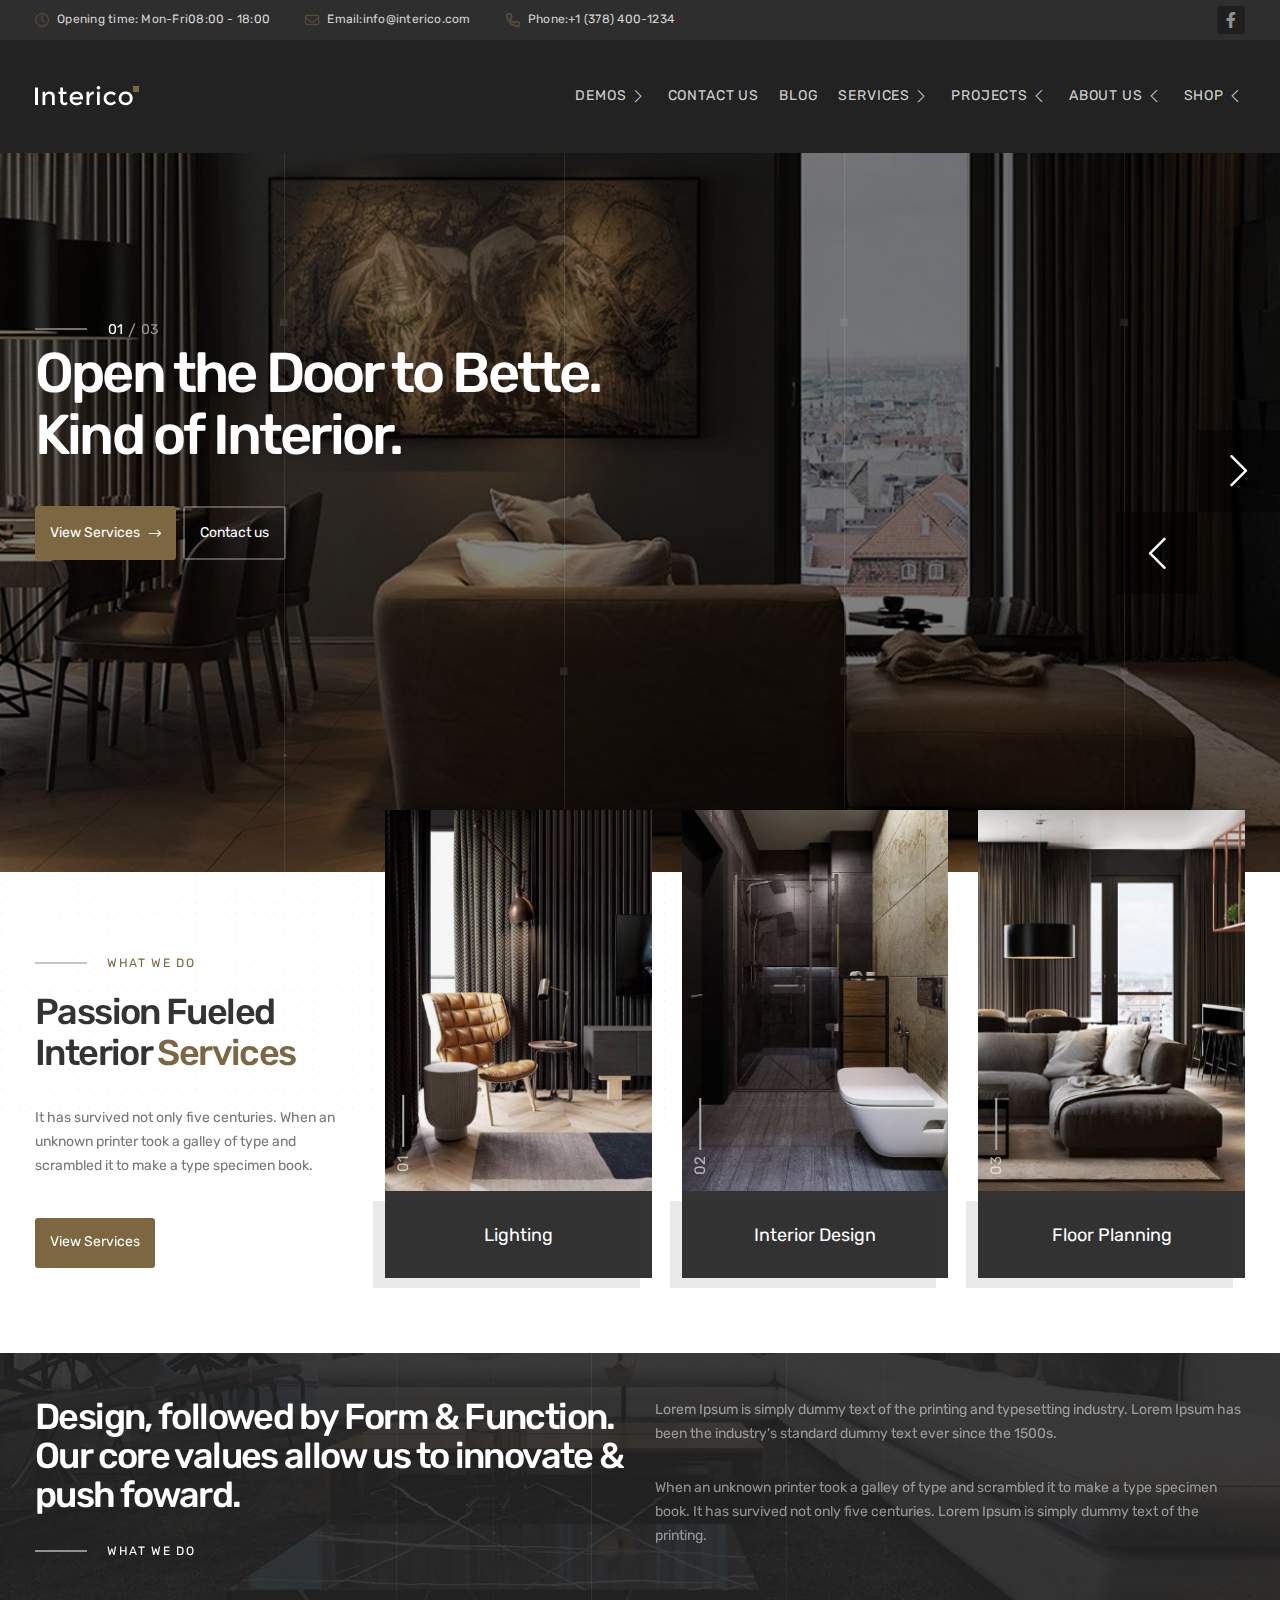
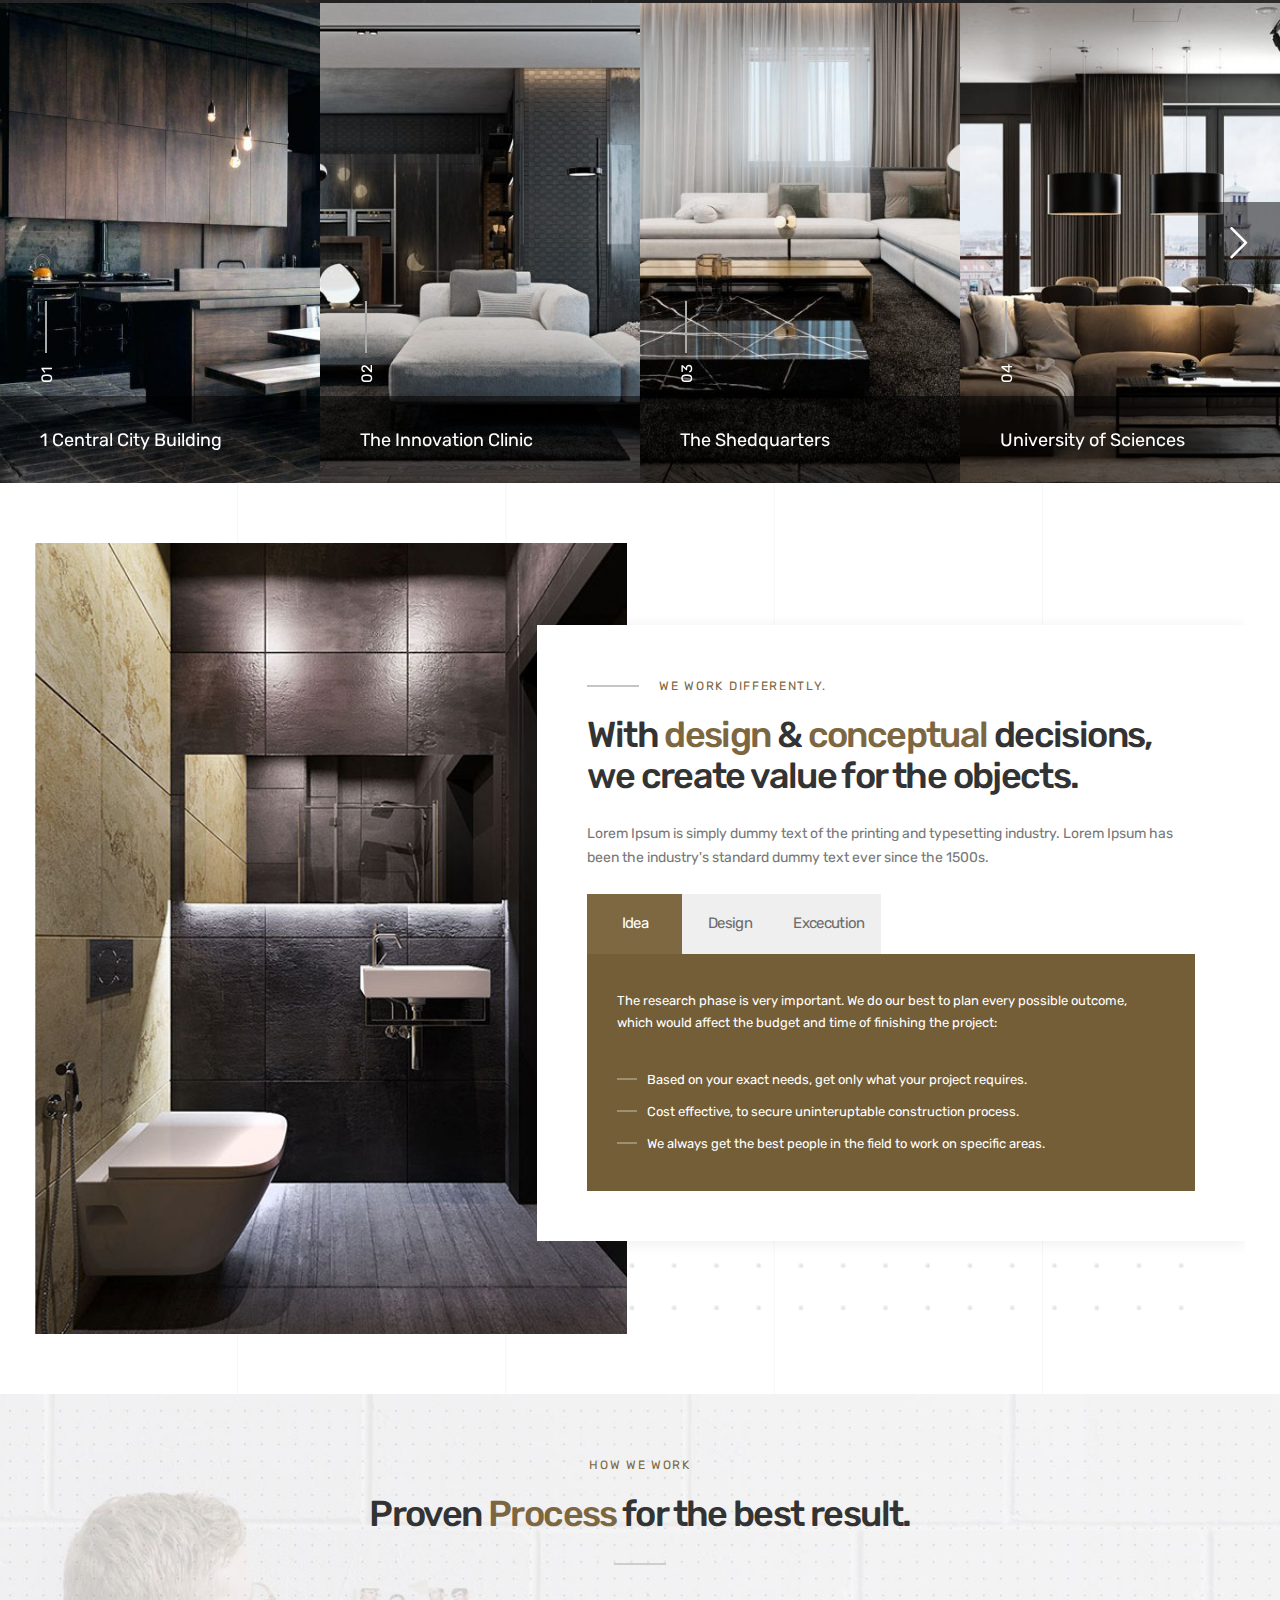
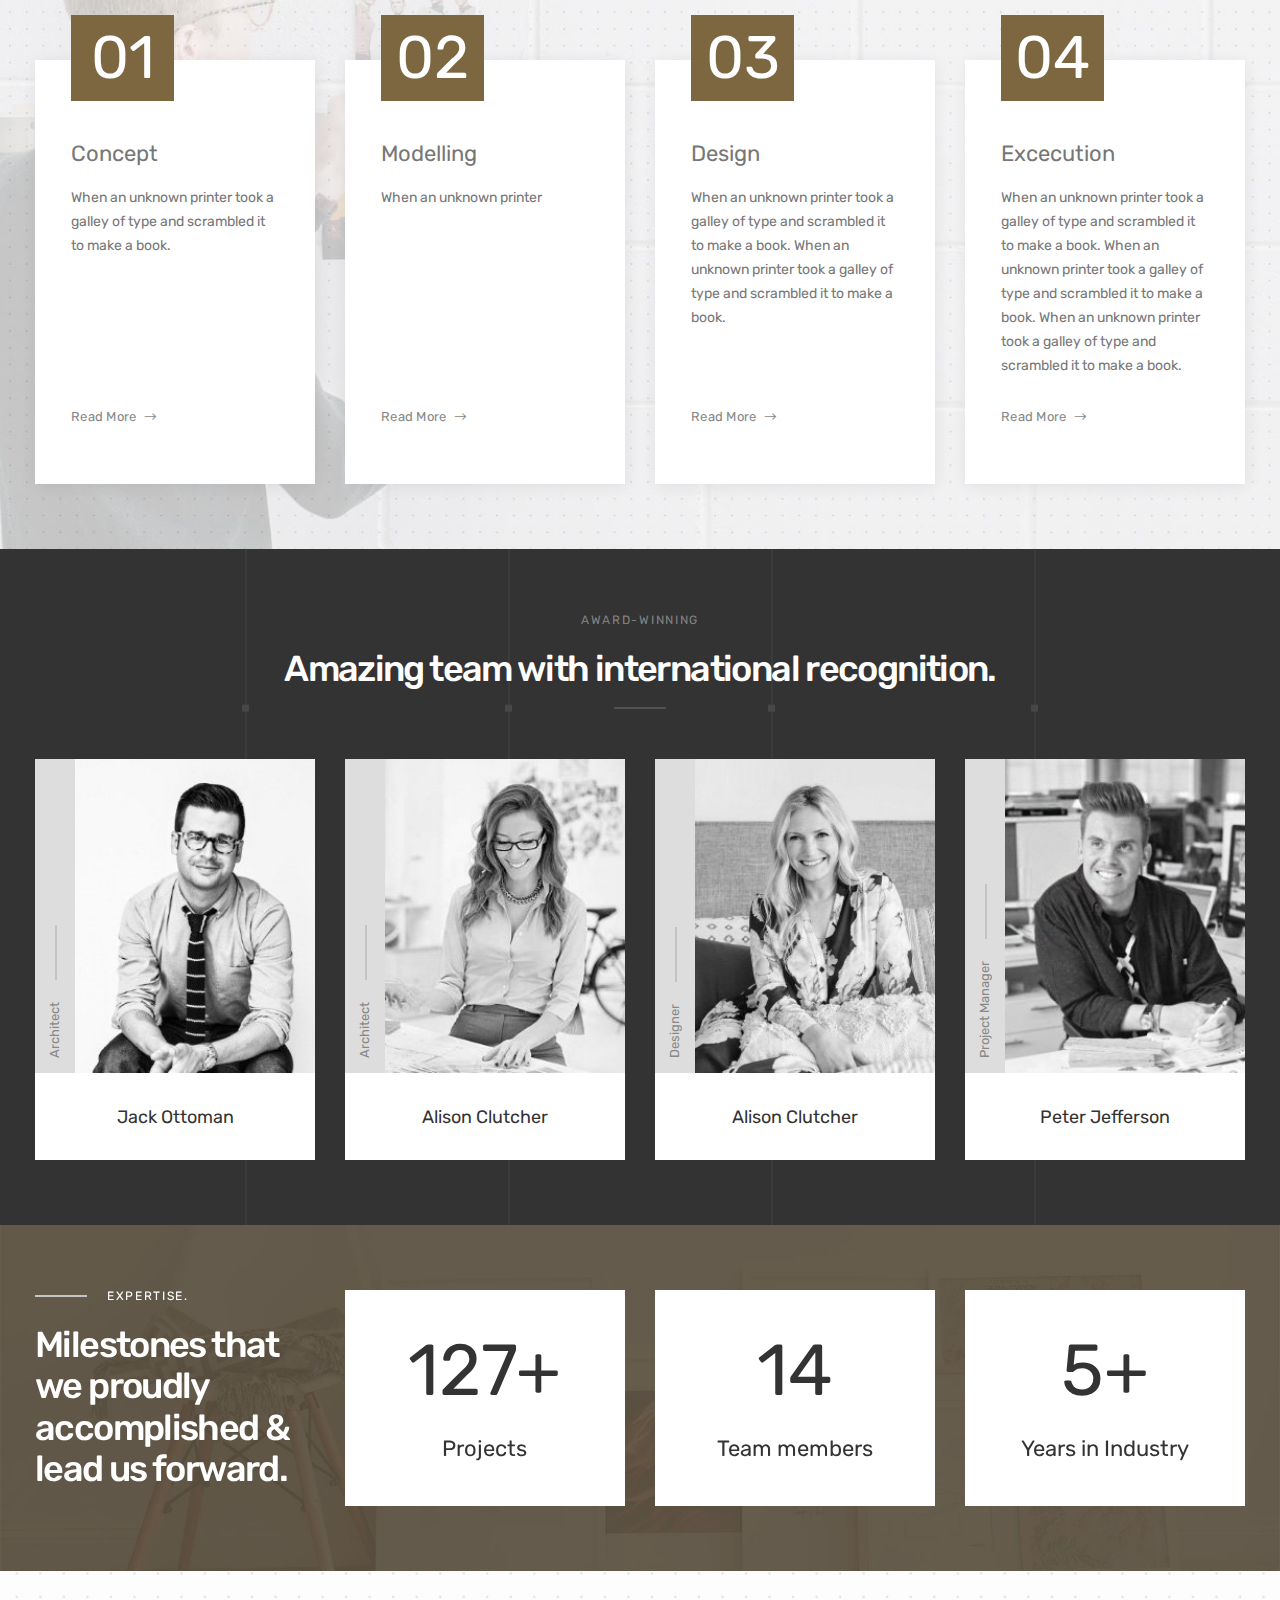
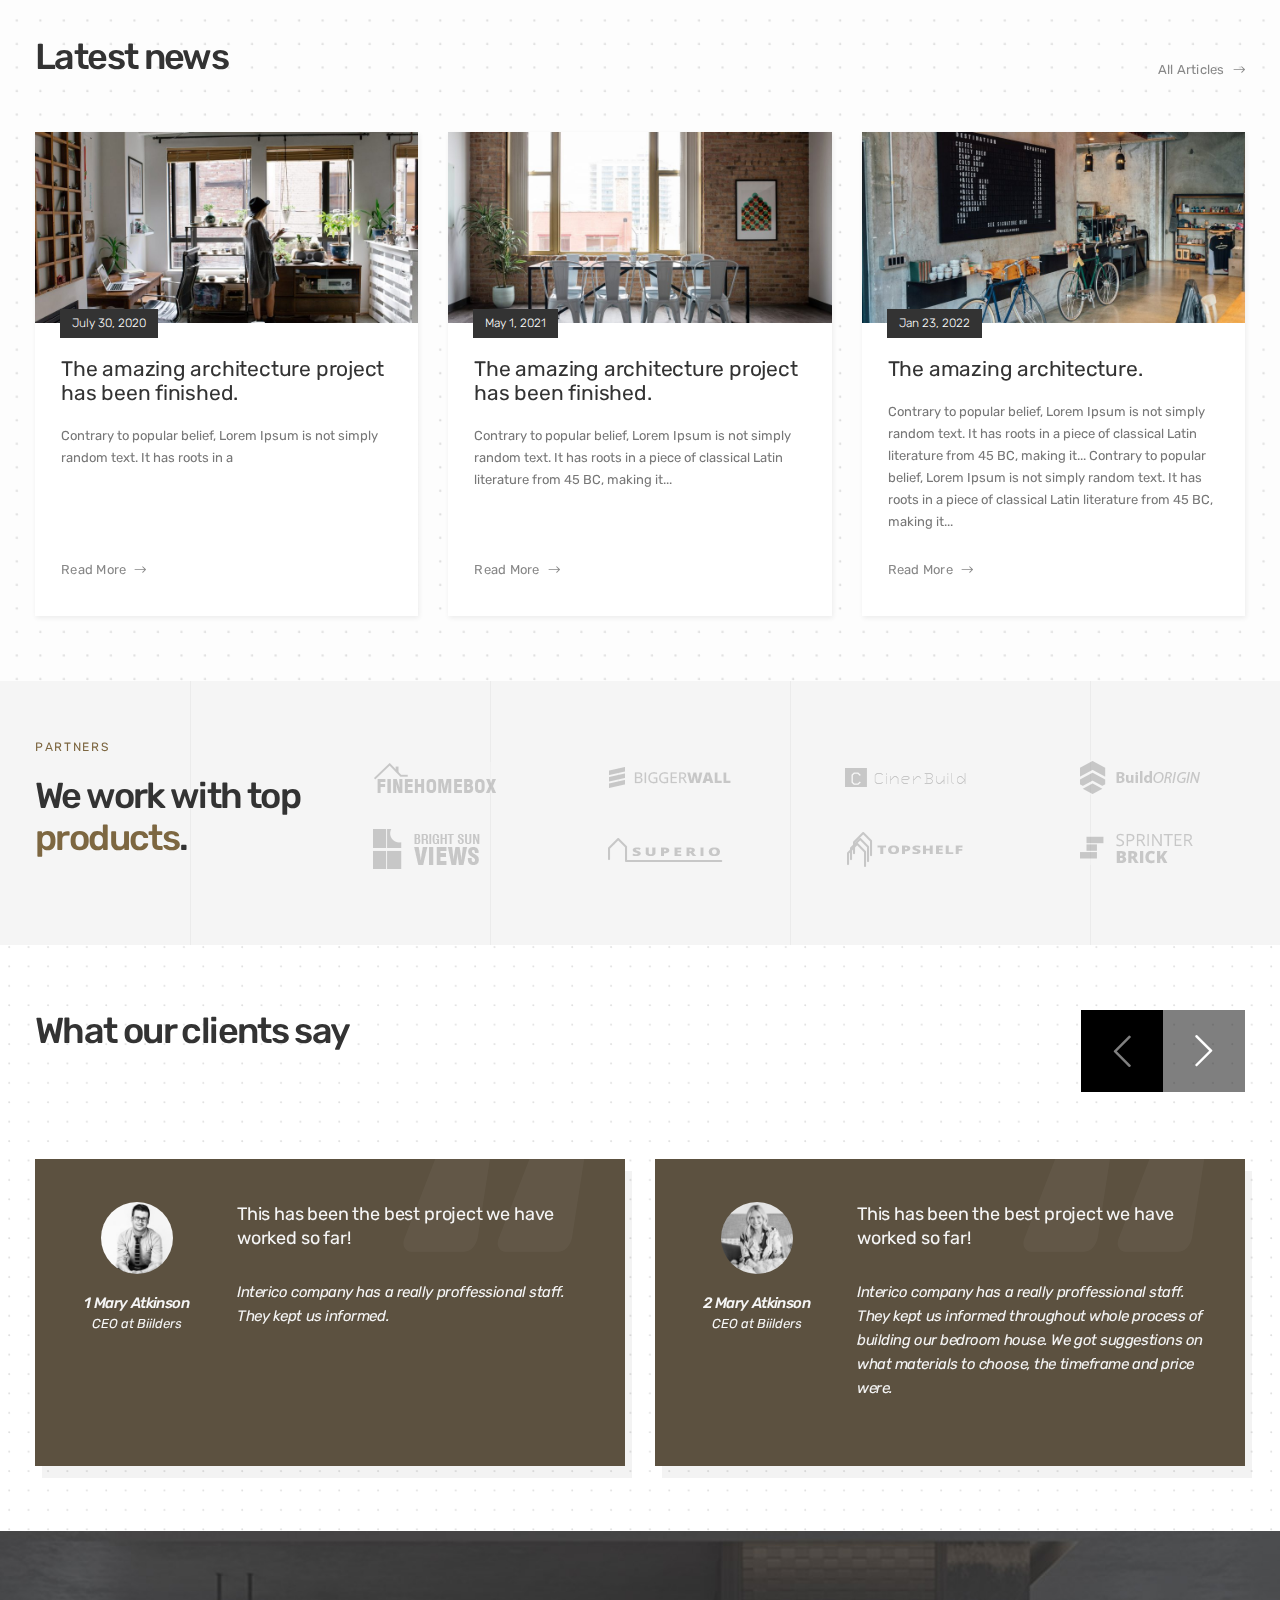
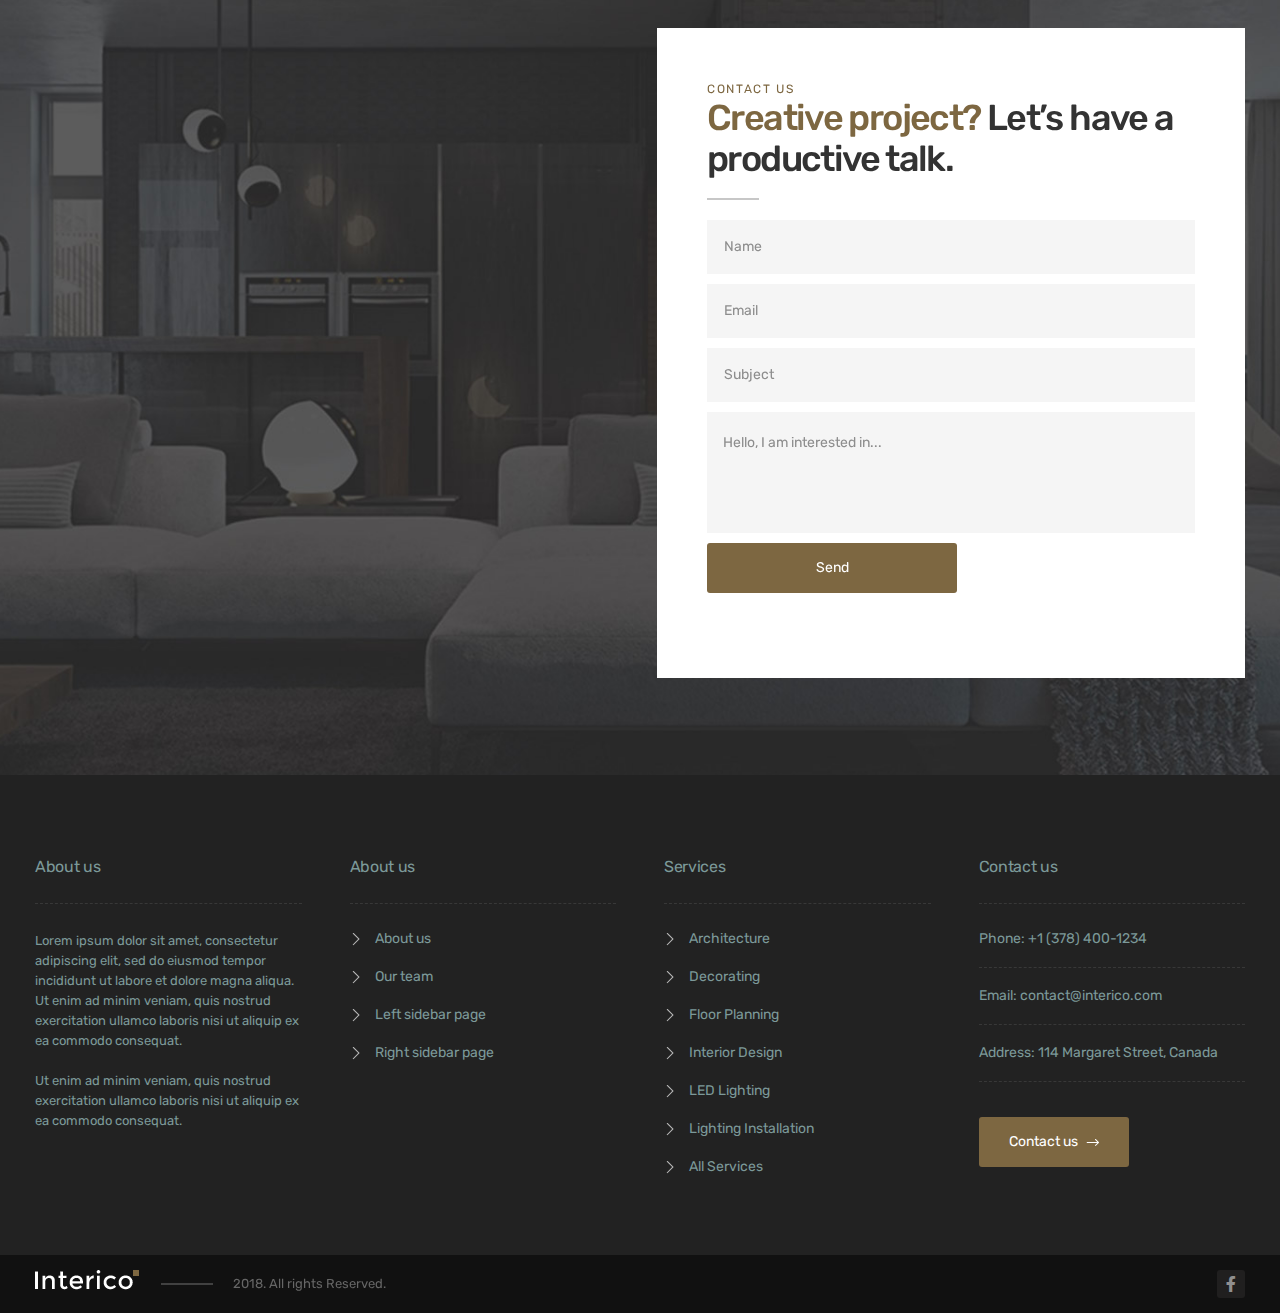
<file: index.html>
<!DOCTYPE html>
<html lang="en">
<head>
	<title>Home page</title>
	<meta charset="UTF-8">
	<meta name="format-detection" content="telephone=no">
	<link rel="stylesheet" href="css/style.min.css">
	<link rel="shortcut icon" href="favicon.ico">
	<!-- <meta name="robots" content="noindex, nofollow"> -->
	<!-- <meta name="viewport" content="width=device-width, initial-scale=1.0, maximum-scale=1.0, user-scalable=0"> -->
	<meta name="viewport" content="width=device-width, initial-scale=1.0">
</head>

<body>
	<div class="wrapper">
		<header class="header">
	<div class="header__wrpapper">
		<div class="header__top top-header">
			<div class="top-header__container _container">
				<div class="top-header__items">
					<div class="top-header__links">
						<a data-da=".menu__body,600,first" href="#"
							class="top-header__link top-header__link--clock _icon-clock">
							<span>Opening time: Mon-Fri</span>
							08:00 - 18:00
						</a>
						<a href="mailto:info@interico.com " class="top-header__link _icon-email"> <span>Email:</span>
							info@interico.com </a>
						<a href="tel:+13784001234 " class="top-header__link top-header__link--phone _icon-phone">
							<span>Phone:</span> +1 (378)
							400-1234
						</a>
					</div>
					<a href="# " class="top-header__social _facebook-icon _icon-facebook"></a>
				</div>
			</div>
		</div>
		<div class="header__bottom bottom-header">
			<div class="bottom-header__container _container">
				<div class="bottom-header__items">
					<a href="#" class="bottom-header__logo">
						<img src="img/icons/logo.png" alt="logotype">
					</a>
					<div class="bottom-header__menu menu">
						<div class="menu__icon icon-menu">
							<span></span>
							<span></span>
							<span></span>
						</div>
						<nav class="menu__body">
							<ul data-spollers="992,max" class="menu__list">
								<li class="menu__item menu__item--drop-down">
									<a href="#" class="menu__link ">Demos</a>
									<button data-spoller class="menu__arrow _icon-chevrone"></button>
									<ul class="menu__sub-list">
										<li class="menu__sub-item">
											<a href="#" class="menu__sub-link">Demos - 1</a>
										</li>
										<li class="menu__sub-item menu__sub-item--drop-down">
											<a href="#" class="menu__sub-link">Demos - 2</a>
											<button data-spoller class="menu__sub-arrow _icon-chevrone"></button>
											<ul class="menu__sub-sub-list">
												<li class="menu__sub-sub-item">
													<a href="#" class="menu__sub-sub-link">Demos - 2.1</a>
												</li>
												<li class="menu__sub-sub-item">
													<a href="#" class="menu__sub-sub-link">Demos - 2.2</a>
												</li>
												<li class="menu__sub-sub-item">
													<a href="#" class="menu__sub-sub-link">Demos - 2.3</a>
												</li>
												<li class="menu__sub-sub-item">
													<a href="#" class="menu__sub-sub-link">Demos - 2.4</a>
												</li>
												<li class="menu__sub-sub-item">
													<a href="#" class="menu__sub-sub-link">Demos - 2.5</a>
												</li>
											</ul>
										</li>
										<li class="menu__sub-item menu__sub-item--drop-down">
											<a href="#" class="menu__sub-link">Demos - 3</a>
											<button data-spoller class="menu__sub-arrow _icon-chevrone"></button>
											<ul class="menu__sub-sub-list">
												<li class="menu__sub-sub-item">
													<a href="#" class="menu__sub-sub-link">Demos - 3.1</a>
												</li>
												<li class="menu__sub-sub-item">
													<a href="#" class="menu__sub-sub-link">Demos - 3.2</a>
												</li>
												<li class="menu__sub-sub-item">
													<a href="#" class="menu__sub-sub-link">Demos - 3.3</a>
												</li>
												<li class="menu__sub-sub-item">
													<a href="#" class="menu__sub-sub-link">Demos - 4.4</a>
												</li>
												<li class="menu__sub-sub-item">
													<a href="#" class="menu__sub-sub-link">Demos - 5.5</a>
												</li>
											</ul>
										</li>
										<li class="menu__sub-item">
											<a href="#" class="menu__sub-link">Demos - 4</a>
										</li>
										<li class="menu__sub-item">
											<a href="#" class="menu__sub-link">Demos - 5</a>
										</li>
									</ul>
								</li>
								<li class="menu__item">
									<a href="#" class="menu__link">Contact us</a>
								</li>
								<li class="menu__item">
									<a href="#" class="menu__link">Blog</a>
								</li>
								<li class="menu__item menu__item--drop-down">
									<a href="#" class="menu__link">Services</a>
									<button data-spoller class="menu__arrow _icon-chevrone"></button>
									<ul class="menu__sub-list">
										<li class="menu__sub-item">
											<a href="#" class="menu__sub-link">Services - 1</a>
										</li>
										<li class="menu__sub-item menu__sub-item--drop-down">
											<a href="#" class="menu__sub-link">Services - 2</a>
											<button data-spoller class="menu__sub-arrow _icon-chevrone"></button>
											<ul class="menu__sub-sub-list">
												<li class="menu__sub-sub-item">
													<a href="#" class="menu__sub-sub-link">Services - 2.1</a>
												</li>
												<li class="menu__sub-sub-item">
													<a href="#" class="menu__sub-sub-link">Services - 2.2</a>
												</li>
											</ul>
										</li>
										<li class="menu__sub-item menu__sub-item--drop-down">
											<a href="#" class="menu__sub-link">Services - 3</a>
											<button data-spoller class="menu__sub-arrow _icon-chevrone"></button>
											<ul class="menu__sub-sub-list">
												<li class="menu__sub-sub-item">
													<a href="#" class="menu__sub-sub-link">Services - 3.1</a>
												</li>
												<li class="menu__sub-sub-item">
													<a href="#" class="menu__sub-sub-link">Services - 3.2</a>
												</li>
												<li class="menu__sub-sub-item">
													<a href="#" class="menu__sub-sub-link">Services - 3.3</a>
												</li>
												<li class="menu__sub-sub-item">
													<a href="#" class="menu__sub-sub-link">Services - 4.4</a>
												</li>
												<li class="menu__sub-sub-item">
													<a href="#" class="menu__sub-sub-link">Services - 5.5</a>
												</li>
											</ul>
										</li>
										<li class="menu__sub-item">
											<a href="#" class="menu__sub-link">Services - 4</a>
										</li>
										<li class="menu__sub-item menu__sub-item--drop-down">
											<a href="#" class="menu__sub-link">Services - 5</a>
											<button data-spoller class="menu__sub-arrow _icon-chevrone"></button>
											<ul class="menu__sub-sub-list">
												<li class="menu__sub-sub-item">
													<a href="#" class="menu__sub-sub-link">Services - 5.1</a>
												</li>
												<li class="menu__sub-sub-item">
													<a href="#" class="menu__sub-sub-link">Services - 5.2</a>
												</li>
												<li class="menu__sub-sub-item">
													<a href="#" class="menu__sub-sub-link">Services - 5.3</a>
												</li>
												<li class="menu__sub-sub-item">
													<a href="#" class="menu__sub-sub-link">Services - 5.4</a>
												</li>
												<li class="menu__sub-sub-item">
													<a href="#" class="menu__sub-sub-link">Services - 5.5</a>
												</li>
												<li class="menu__sub-sub-item">
													<a href="#" class="menu__sub-sub-link">Services - 5.6</a>
												</li>
												<li class="menu__sub-sub-item">
													<a href="#" class="menu__sub-sub-link">Services - 5.7</a>
												</li>
												<li class="menu__sub-sub-item">
													<a href="#" class="menu__sub-sub-link">Services - 5.8</a>
												</li>
											</ul>
										</li>
										<li class="menu__sub-item menu__sub-item--drop-down">
											<a href="#" class="menu__sub-link">Services - 6</a>
											<button data-spoller class="menu__sub-arrow _icon-chevrone"></button>
											<ul class="menu__sub-sub-list">
												<li class="menu__sub-sub-item">
													<a href="#" class="menu__sub-sub-link">Services - 6.1</a>
												</li>
												<li class="menu__sub-sub-item">
													<a href="#" class="menu__sub-sub-link">Services - 6.2</a>
												</li>
												<li class="menu__sub-sub-item">
													<a href="#" class="menu__sub-sub-link">Services - 6.3</a>
												</li>
												<li class="menu__sub-sub-item">
													<a href="#" class="menu__sub-sub-link">Services - 6.4</a>
												</li>
												<li class="menu__sub-sub-item">
													<a href="#" class="menu__sub-sub-link">Services - 6.5</a>
												</li>
												<li class="menu__sub-sub-item">
													<a href="#" class="menu__sub-sub-link">Services - 6.5</a>
												</li>
											</ul>
										</li>
									</ul>
								</li>
								<li class="menu__item menu__item--drop-down">
									<a href="#" class="menu__link">Projects</a>
									<button data-spoller class="menu__arrow _icon-chevrone"></button>
									<ul class="menu__sub-list">
										<li class="menu__sub-item">
											<a href="#" class="menu__sub-link">Projects - 1</a>
										</li>
										<li class="menu__sub-item">
											<a href="#" class="menu__sub-link">Projects - 2</a>
										</li>
										<li class="menu__sub-item menu__sub-item--drop-down">
											<a href="#" class="menu__sub-link">Services - 3</a>
											<button data-spoller class="menu__sub-arrow _icon-chevrone"></button>
											<ul class="menu__sub-sub-list">
												<li class="menu__sub-sub-item">
													<a href="#" class="menu__sub-sub-link">Services - 3.1</a>
												</li>
												<li class="menu__sub-sub-item">
													<a href="#" class="menu__sub-sub-link">Services - 3.2</a>
												</li>
												<li class="menu__sub-sub-item">
													<a href="#" class="menu__sub-sub-link">Services - 3.3</a>
												</li>
											</ul>
										</li>
									</ul>
								</li>
								<li class="menu__item menu__item--drop-down">
									<a href="#" class="menu__link">About us</a>
									<button data-spoller class="menu__arrow _icon-chevrone"></button>
									<ul class="menu__sub-list">
										<li class="menu__sub-item menu__sub-item--drop-down">
											<a href="#" class="menu__sub-link">About us - 1</a>
											<button data-spoller class="menu__sub-arrow _icon-chevrone"></button>
											<ul class="menu__sub-sub-list">
												<li class="menu__sub-sub-item">
													<a href="#" class="menu__sub-sub-link">About us - 1.1</a>
												</li>
											</ul>
										</li>
										<li class="menu__sub-item menu__sub-item--drop-down">
											<a href="#" class="menu__sub-link">About us - 2</a>
											<button data-spoller class="menu__sub-arrow _icon-chevrone"></button>
											<ul class="menu__sub-sub-list">
												<li class="menu__sub-sub-item">
													<a href="#" class="menu__sub-sub-link">About us - 2.1</a>
												</li>
												<li class="menu__sub-sub-item">
													<a href="#" class="menu__sub-sub-link">About us - 2.2</a>
												</li>
											</ul>
										</li>
										<li class="menu__sub-item menu__sub-item--drop-down">
											<a href="#" class="menu__sub-link">About us - 3</a>
											<button data-spoller class="menu__sub-arrow _icon-chevrone"></button>
											<ul class="menu__sub-sub-list">
												<li class="menu__sub-sub-item">
													<a href="#" class="menu__sub-sub-link">About us - 3.1</a>
												</li>
												<li class="menu__sub-sub-item">
													<a href="#" class="menu__sub-sub-link">About us - 3.2</a>
												</li>
												<li class="menu__sub-sub-item">
													<a href="#" class="menu__sub-sub-link">About us - 3.3</a>
												</li>
											</ul>
										</li>
										<li class="menu__sub-item menu__sub-item--drop-down">
											<a href="#" class="menu__sub-link">About us - 4</a>
											<button data-spoller class="menu__sub-arrow _icon-chevrone"></button>
											<ul class="menu__sub-sub-list">
												<li class="menu__sub-sub-item">
													<a href="#" class="menu__sub-sub-link">About us - 4.1</a>
												</li>
												<li class="menu__sub-sub-item">
													<a href="#" class="menu__sub-sub-link">About us - 4.2</a>
												</li>
												<li class="menu__sub-sub-item">
													<a href="#" class="menu__sub-sub-link">About us - 4.3</a>
												</li>
												<li class="menu__sub-sub-item">
													<a href="#" class="menu__sub-sub-link">About us - 4.4</a>
												</li>
											</ul>
										</li>
										<li class="menu__sub-item menu__sub-item--drop-down">
											<a href="#" class="menu__sub-link">About us - 5</a>
											<button data-spoller class="menu__sub-arrow _icon-chevrone"></button>
											<ul class="menu__sub-sub-list">
												<li class="menu__sub-sub-item">
													<a href="#" class="menu__sub-sub-link">About us - 5.1</a>
												</li>
												<li class="menu__sub-sub-item">
													<a href="#" class="menu__sub-sub-link">About us - 5.2</a>
												</li>
												<li class="menu__sub-sub-item">
													<a href="#" class="menu__sub-sub-link">About us - 5.3</a>
												</li>
												<li class="menu__sub-sub-item">
													<a href="#" class="menu__sub-sub-link">About us - 5.4</a>
												</li>
												<li class="menu__sub-sub-item">
													<a href="#" class="menu__sub-sub-link">About us - 5.5</a>
												</li>
											</ul>
										</li>
										<li class="menu__sub-item menu__sub-item--drop-down">
											<a href="#" class="menu__sub-link">About us - 6</a>
											<button data-spoller class="menu__sub-arrow _icon-chevrone"></button>
											<ul class="menu__sub-sub-list">
												<li class="menu__sub-sub-item">
													<a href="#" class="menu__sub-sub-link">About us - 6.1</a>
												</li>
												<li class="menu__sub-sub-item">
													<a href="#" class="menu__sub-sub-link">About us - 6.2</a>
												</li>
												<li class="menu__sub-sub-item">
													<a href="#" class="menu__sub-sub-link">About us - 6.3</a>
												</li>
												<li class="menu__sub-sub-item">
													<a href="#" class="menu__sub-sub-link">About us - 6.4</a>
												</li>
												<li class="menu__sub-sub-item">
													<a href="#" class="menu__sub-sub-link">About us - 6.5</a>
												</li>
												<li class="menu__sub-sub-item">
													<a href="#" class="menu__sub-sub-link">About us - 6.6</a>
												</li>
											</ul>
										</li>
										<li class="menu__sub-item menu__sub-item--drop-down">
											<a href="#" class="menu__sub-link">About us - 7</a>
											<button data-spoller class="menu__sub-arrow _icon-chevrone"></button>
											<ul class="menu__sub-sub-list">
												<li class="menu__sub-sub-item">
													<a href="#" class="menu__sub-sub-link">About us - 7.1</a>
												</li>
												<li class="menu__sub-sub-item">
													<a href="#" class="menu__sub-sub-link">About us - 7.2</a>
												</li>
												<li class="menu__sub-sub-item">
													<a href="#" class="menu__sub-sub-link">About us - 7.3</a>
												</li>
												<li class="menu__sub-sub-item">
													<a href="#" class="menu__sub-sub-link">About us - 7.4</a>
												</li>
												<li class="menu__sub-sub-item">
													<a href="#" class="menu__sub-sub-link">About us - 7.5</a>
												</li>
												<li class="menu__sub-sub-item">
													<a href="#" class="menu__sub-sub-link">About us - 7.6</a>
												</li>
												<li class="menu__sub-sub-item">
													<a href="#" class="menu__sub-sub-link">About us - 7.7</a>
												</li>
											</ul>
										</li>
										<li class="menu__sub-item menu__sub-item--drop-down">
											<a href="#" class="menu__sub-link">About us - 8</a>
											<button data-spoller class="menu__sub-arrow _icon-chevrone"></button>
											<ul class="menu__sub-sub-list">
												<li class="menu__sub-sub-item">
													<a href="#" class="menu__sub-sub-link">About us - 8.1</a>
												</li>
												<li class="menu__sub-sub-item">
													<a href="#" class="menu__sub-sub-link">About us - 8.2</a>
												</li>
												<li class="menu__sub-sub-item">
													<a href="#" class="menu__sub-sub-link">About us - 8.3</a>
												</li>
												<li class="menu__sub-sub-item">
													<a href="#" class="menu__sub-sub-link">About us - 8.4</a>
												</li>
												<li class="menu__sub-sub-item">
													<a href="#" class="menu__sub-sub-link">About us - 8.5</a>
												</li>
												<li class="menu__sub-sub-item">
													<a href="#" class="menu__sub-sub-link">About us - 8.6</a>
												</li>
												<li class="menu__sub-sub-item">
													<a href="#" class="menu__sub-sub-link">About us - 8.7</a>
												</li>
												<li class="menu__sub-sub-item">
													<a href="#" class="menu__sub-sub-link">About us - 8.8</a>
												</li>
											</ul>
										</li>
									</ul>
								</li>
								<li class="menu__item menu__item--drop-down">
									<a href="#" class="menu__link">Shop</a>
									<button data-spoller class="menu__arrow _icon-chevrone"></button>
									<ul class="menu__sub-list">
										<li class="menu__sub-item">
											<a href="#" class="menu__sub-link">Shop - 1</a>
										</li>
										<li class="menu__sub-item menu__sub-item--drop-down">
											<a href="#" class="menu__sub-link">Shop - 2</a>
											<button data-spoller class="menu__sub-arrow _icon-chevrone"></button>
											<ul class="menu__sub-sub-list">
												<li class="menu__sub-sub-item">
													<a href="#" class="menu__sub-sub-link">Shop - 2.1</a>
												</li>
												<li class="menu__sub-sub-item">
													<a href="#" class="menu__sub-sub-link">Shop - 2.2</a>
												</li>
												<li class="menu__sub-sub-item">
													<a href="#" class="menu__sub-sub-link">Shop - 2.3</a>
												</li>
												<li class="menu__sub-sub-item">
													<a href="#" class="menu__sub-sub-link">Shop - 2.4</a>
												</li>
												<li class="menu__sub-sub-item">
													<a href="#" class="menu__sub-sub-link">Shop - 2.5</a>
												</li>
											</ul>
										</li>
										<li class="menu__sub-item menu__sub-item--drop-down">
											<a href="#" class="menu__sub-link">Shop - 3</a>
											<button data-spoller class="menu__sub-arrow _icon-chevrone"></button>
											<ul class="menu__sub-sub-list">
												<li class="menu__sub-sub-item">
													<a href="#" class="menu__sub-sub-link">Shop - 3.1</a>
												</li>
												<li class="menu__sub-sub-item">
													<a href="#" class="menu__sub-sub-link">Shop - 3.2</a>
												</li>
												<li class="menu__sub-sub-item">
													<a href="#" class="menu__sub-sub-link">Shop - 3.3</a>
												</li>
												<li class="menu__sub-sub-item">
													<a href="#" class="menu__sub-sub-link">Shop - 4.4</a>
												</li>
												<li class="menu__sub-sub-item">
													<a href="#" class="menu__sub-sub-link">Shop - 5.5</a>
												</li>
											</ul>
										</li>
										<li class="menu__sub-item">
											<a href="#" class="menu__sub-link">Shop - 4</a>
										</li>
										<li class="menu__sub-item">
											<a href="#" class="menu__sub-link">Shop - 5</a>
										</li>
									</ul>
								</li>
							</ul>
						</nav>
					</div>
				</div>
			</div>
		</div>
	</div>
</header>
		<main class="page">

			<section class="page__home-silder home-silder">
				<div class="home-silder__wrapper">
					<div class="home-silder__body _swiper">
						<div class="home-silder__slide">
							<div class="home-silder__image _ibg">
								<img src="img/home-silder/01.jpg" alt="home-silder 01">
							</div>
							<div class="home-silder__decor _ibg">
								<img src="img/home-silder/04.png" alt="home-silder 04">
							</div>
							<div class="home-silder__content">
								<div class="home-silder__container _container">
									<h1 class="home-silder__title">Open the Door to Bette. <br> Kind of Interior.</h1>
									<div class="home-silder__actions">
										<a href="#" class="home-silder__link _btn-brown home-silder__link--brown _icon-arrow">View
											Services</a>
										<a href="#"
											class="home-silder__link _btn-transparent home-silder__link--transparant">Contact
											us</a>
									</div>
								</div>
							</div>
						</div>
						<div class="home-silder__slide">
							<div class="home-silder__image _ibg">
								<img src="img/home-silder/02.jpg" alt="home-silder 02">
							</div>
							<div class="home-silder__decor _ibg">
								<img src="img/home-silder/04.png" alt="home-silder 04">
							</div>
							<div class="home-silder__content">
								<div class="home-silder__container _container">
									<h1 class="home-silder__title"> Dream Home Might be <br> Closer than You Think
										<br> Classic & Modern.
									</h1>
									<div class="home-silder__actions">
										<a href="#" class="home-silder__link _btn-brown home-silder__link--brown _icon-arrow">View
											Services</a>
										<a href="#"
											class="home-silder__link _btn-transparent home-silder__link--transparant">Contact
											us</a>
									</div>
								</div>
							</div>
						</div>
						<div class="home-silder__slide">
							<div class="home-silder__image _ibg">
								<img src="img/home-silder/03.jpg" alt="home-silder 03">
							</div>
							<div class="home-silder__decor _ibg">
								<img src="img/home-silder/04.png" alt="home-silder 04">
							</div>
							<div class="home-silder__content">
								<div class="home-silder__container _container">
									<h1 class="home-silder__title">Perfect Synergy of <br> Classic & Modern.
										<br> Dream Home Might be <br> Kind of Interior
									</h1>
									<div class="home-silder__actions">
										<a href="#" class="home-silder__link _btn-brown home-silder__link--brown _icon-arrow">View
											Services</a>
										<a href="#"
											class="home-silder__link _btn-transparent home-silder__link--transparant">Contact
											us</a>
									</div>
								</div>
							</div>
						</div>
					</div>
					<div class="home-silder__controls">
						<div class="home-silder__fraction _fraction">
							<div class="_fraction__current">0</div> / <div class="_fraction__all">0</div>
						</div>
						<div class="home-silder__arrows">
							<button type="button"
								class="home-silder__arrow _arrow-left home-silder__arrow--left _icon-chevrone"></button>
							<button type="button"
								class="home-silder__arrow _arrow-right home-silder__arrow--right _icon-chevrone"></button>
						</div>
					</div>
				</div>
			</section>

			<section class="page__passion passion">
				<div class="passion__backkground _ibg">
					<img src="img/passion/04.png" alt="passion 04">
				</div>
				<div class="passion__container _container">
					<div class="passion__body">
						<div class="passion__content">
							<div class="passion__label _label-brown">What we do</div>
							<h3 class="passion__title _title-brown">Passion Fueled Interior <span>Services</span></h3>
							<div class="passion__text">
								It has survived not only five centuries. When an unknown printer took a galley of type and
								scrambled it to make a type specimen book.
							</div>
							<a href="#" class="passion__link _btn-brown">View Services</a>
						</div>
						<div class="passion__items">
							<div data-da=".passion__bottom,600,first" class="passion__column">
								<a href="#" class="passion__item">
									<div class="passion__image _ibg">
										<img src="img/passion/01.jpg" alt="passion 01">
									</div>
									<div class="passion__number">01</div>
									<div class="passion__name">Lighting</div>
								</a>
							</div>
							<div data-da=".passion__bottom,768,first" class="passion__column">
								<a href="#" class="passion__item">
									<div class="passion__image _ibg">
										<img src="img/passion/02.jpg" alt="passion 02">
									</div>
									<div class="passion__number">02</div>
									<div class="passion__name">Interior Design</div>
								</a>
							</div>
							<div data-da=".passion__bottom,992,last" class="passion__column">
								<a href="#" class="passion__item">
									<div class="passion__image _ibg">
										<img src="img/passion/03.jpg" alt="passion 03">
									</div>
									<div class="passion__number">03</div>
									<div class="passion__name">Floor Planning</div>
								</a>
							</div>
						</div>
					</div>
					<div class="passion__bottom"></div>
				</div>
			</section>

			<section class="page__design design">
				<div class="design__top top-design">
					<div class="top-design__background _ibg">
						<img src="img/design/09.jpg" alt="design 01">
					</div>
					<div class="top-design__decore _ibg">
						<img src="img/home-silder/04.png" alt="home-silder 04">
					</div>
					<div class="top-design__content">
						<div class="top-design__container _container">
							<div class="top-design__inner">
								<div class="top-design__box">
									<h3 class="top-design__title">
										Design, followed by Form & Function. Our core values allow us to innovate & push foward.
									</h3>
									<div class="top-design__label">What we do</div>
								</div>
								<div class="top-design__text">
									<p>
										Lorem Ipsum is simply dummy text of the printing and typesetting industry. Lorem Ipsum has
										been the industry's standard dummy text ever since the 1500s.
									</p>
									<p>
										When an unknown printer took a galley of type and scrambled it to make a type specimen
										book.
										It has survived not only five centuries. Lorem Ipsum is simply dummy text of the printing.
									</p>
								</div>
							</div>
						</div>
					</div>
				</div>
				<div class="design__slider slider-design">
					<div class="slider-design__wrapper">
						<ol class="slider-design__body _swiper">
							<li class="passion__column passion__column--slide">
								<a href="#" class="passion__item">
									<div class="passion__image _ibg">
										<img src="img/design/01.jpg" alt="design 01">
									</div>
									<div class="passion__number"></div>
									<div class="passion__name">1 Central City Building</div>
								</a>
							</li>
							<li class="passion__column passion__column--slide">
								<a href="#" class="passion__item">
									<div class="passion__image _ibg">
										<img src="img/design/02.jpg" alt="design 02">
									</div>
									<div class="passion__number"></div>
									<div class="passion__name">The Innovation Clinic</div>
								</a>
							</li>
							<li class="passion__column passion__column--slide">
								<a href="#" class="passion__item">
									<div class="passion__image _ibg">
										<img src="img/design/03.jpg" alt="design 03">
									</div>
									<div class="passion__number"></div>
									<div class="passion__name">The Shedquarters</div>
								</a>
							</li>
							<li class="passion__column passion__column--slide">
								<a href="#" class="passion__item">
									<div class="passion__image _ibg">
										<img src="img/design/04.jpg" alt="design 04">
									</div>
									<div class="passion__number"></div>
									<div class="passion__name">University of Sciences</div>
								</a>
							</li>
							<li class="passion__column passion__column--slide">
								<a href="#" class="passion__item">
									<div class="passion__image _ibg">
										<img src="img/design/05.jpg" alt="design 05">
									</div>
									<div class="passion__number"></div>
									<div class="passion__name"> Private Modern House</div>
								</a>
							</li>
							<li class="passion__column passion__column--slide">
								<a href="#" class="passion__item">
									<div class="passion__image _ibg">
										<img src="img/design/06.jpg" alt="design 06">
									</div>
									<div class="passion__number"></div>
									<div class="passion__name">Museum of Modern Arts</div>
								</a>
							</li>
							<li class="passion__column passion__column--slide">
								<a href="#" class="passion__item">
									<div class="passion__image _ibg">
										<img src="img/design/07.jpg" alt="design 07">
									</div>
									<div class="passion__number"></div>
									<div class="passion__name">Grand Office</div>
								</a>
							</li>
							<li class="passion__column passion__column--slide">
								<a href="#" class="passion__item">
									<div class="passion__image _ibg">
										<img src="img/design/08.jpg" alt="design 08">
									</div>
									<div class="passion__number"></div>
									<div class="passion__name">Home Office Design</div>
								</a>
							</li>
							<li class="passion__column passion__column--slide">
								<a href="#" class="passion__item">
									<div class="passion__image _ibg">
										<img src="img/design/07.jpg" alt="design 07">
									</div>
									<div class="passion__number"></div>
									<div class="passion__name">Grand Office</div>
								</a>
							</li>
							<li class="passion__column passion__column--slide">
								<a href="#" class="passion__item">
									<div class="passion__image _ibg">
										<img src="img/design/08.jpg" alt="design 08">
									</div>
									<div class="passion__number"></div>
									<div class="passion__name">Home Office Design</div>
								</a>
							</li>
						</ol>
						<button type="button" class="slider-design__arrow--left _arrow-left _icon-chevrone"></button>
						<button type="button" class="slider-design__arrow--right _arrow-right _icon-chevrone"></button>
					</div>
				</div>
			</section>

			<section class="page__concept concept">
				<div class="concept__background _ibg">
					<img src="img/concept/01.png" alt="concept 01">
				</div>
				<div class="concept__container _container">
					<div class="concept__items">
						<div class="concept__image _ibg">
							<img src="img/concept/02.jpg" alt="concept 02">
						</div>
						<div class="concept__content">
							<div class="concept__top">
								<div class="concept__label _label-brown ">We work differently.</div>
								<h3 class="concept__title _title-brown">With <span>design</span> & <span>conceptual</span>
									decisions, we
									create value for
									the objects.
								</h3>
								<div class="concept__text">
									Lorem Ipsum is simply dummy text of the printing and typesetting industry. Lorem Ipsum has
									been the industry's standard dummy text ever since the 1500s.
								</div>
							</div>
							<div class="concept__tabs tabs-concept _tabs">
								<div class="tabs-concept__navigation">
									<button type="button" class="tabs-concept__btn _tabs-item _active">Idea</button>
									<button type="button" class="tabs-concept__btn _tabs-item">Design</button>
									<button type="button" class="tabs-concept__btn _tabs-item">Excecution</button>
								</div>
								<div class="tabs-concept__body">
									<div class="tabs-concept__item _tabs-block _active">
										<div class="tabs-concept__label">
											The research phase is very important. We do our best to plan every possible outcome,
											which would affect the budget and time of finishing the project:
										</div>
										<ul class="tabs-concept__list">
											<li>
												Based on your exact needs, get only what your project requires.
											</li>
											<li>
												Cost effective, to secure uninteruptable construction process.
											</li>
											<li>
												We always get the best people in the field to work on specific areas.
											</li>
										</ul>
									</div>
									<div class="tabs-concept__item _tabs-block">
										<div class="tabs-concept__label">
											The research phase is very important. We do our best to plan every possible outcome,
											which would affect the budget and time of finishing the project:
										</div>
										<ul class="tabs-concept__list">
											<li>
												Based on your exact needs, get only what your project requires.
											</li>
											<li>
												Cost effective, to secure uninteruptable construction process.
											</li>
										</ul>
									</div>
									<div class="tabs-concept__item _tabs-block">
										<div class="tabs-concept__label">
											The research phase is very important. We do our best to plan every possible outcome,
											which would affect the budget and time of finishing the project:
										</div>
										<ul class="tabs-concept__list">
											<li>
												Based on your exact needs, get only what your project requires.
											</li>
										</ul>
									</div>
								</div>
							</div>
						</div>
					</div>
				</div>
			</section>

			<section class="page__process process">
				<div class="process__decor _ibg">
					<img src="img/concept/01.jpg" alt="process 01">
				</div>
				<div class="process__container _container">
					<div class="process__top">
						<div class="process__label _label-brown">How we work</div>
						<h3 class="process__title _title-brown">Proven <span>Process</span> for the best result.</h3>
					</div>
					<div class="process__body">
						<div class="process__column">
							<a href="#" class="process__item">
								<div class="process__box">
									<div class="process__number "><span>01</span></div>
									<div class="process__about">Concept</div>
									<div class="process__text">
										When an unknown printer took a galley of type and scrambled it to make a book.
									</div>
								</div>
								<div class="process__link _icon-arrow">Read More</div>
							</a>
						</div>
						<div class="process__column">
							<a href="#" class="process__item">
								<div class="process__box">
									<div class="process__number"><span>02</span></div>
									<div class="process__about">Modelling</div>
									<div class="process__text">
										When an unknown printer
									</div>
								</div>
								<div class="process__link _icon-arrow">Read More</div>
							</a>
						</div>
						<div class="process__column">
							<a href="#" class="process__item">
								<div class="process__box">
									<div class="process__number"><span>03</span></div>
									<div class="process__about">Design</div>
									<div class="process__text">
										When an unknown printer took a galley of type and scrambled it to make a book.
										When an unknown printer took a galley of type and scrambled it to make a book.
									</div>
								</div>
								<div class="process__link _icon-arrow">Read More</div>
							</a>
						</div>
						<div class="process__column">
							<a href="#" class="process__item">
								<div class="process__box">
									<div class="process__number"><span>04</span></div>
									<div class="process__about">Excecution</div>
									<div class="process__text">
										When an unknown printer took a galley of type and scrambled it to make a book.
										When an unknown printer took a galley of type and scrambled it to make a book.
										When an unknown printer took a galley of type and scrambled it to make a book.
									</div>
								</div>
								<div class="process__link _icon-arrow">Read More</div>
							</a>
						</div>
					</div>
				</div>
			</section>

			<section class="page__team team">
				<div class="team__decor _ibg">
					<img src="img/home-silder/04.png" alt="home-silder 04">
				</div>
				<div class="team__container _container">
					<div class="team__wrapper">
						<div class="team__top">
							<div class="team__label _label-brown">Award-winning</div>
							<h3 class="team__title _title-brown">Amazing team with international recognition.</h3>
						</div>
						<div class="team__body">
							<div class="team__column">
								<div class="team__item">
									<div class="team__inner">
										<div class="team__profesion"><span>Architect</span></div>
										<div class="team__image _ibg">
											<img src="img/team/01.jpg" alt="team 01">
											<div class="team__hover">
												<div class="team__inside">
													<div class="team__box team__box--first">
														<div class="team__social">Phone:</div>
														<a href="tel:+13784001234" class="team__link">+1 (378) 400-1234</a>
													</div>
													<div class="team__box team__box--second">
														<div class="team__social">Email:</div>
														<a href="mailto:peter@email.com" class="team__link">peter@email.com </a>
													</div>
													<a href="#" class="team__mdeia _icon-facebook _facebook-icon"></a>
												</div>
											</div>
										</div>
									</div>
									<div class="team__name"><span>Jack Ottoman</span></div>
								</div>
							</div>
							<div class="team__column">
								<div class="team__item">
									<div class="team__inner">
										<div class="team__profesion"><span>Architect</span></div>
										<div class="team__image _ibg">
											<img src="img/team/02.jpg" alt="team 02">
											<div class="team__hover">
												<div class="team__inside">
													<div class="team__box team__box--first">
														<div class="team__social">Phone:</div>
														<a href="tel:+13784001234" class="team__link">+1 (378) 400-1234</a>
													</div>
													<div class="team__box team__box--second">
														<div class="team__social">Email:</div>
														<a href="mailto:peter@email.com" class="team__link">peter@email.com </a>
													</div>
													<a href="#" class="team__mdeia _icon-facebook _facebook-icon"></a>
												</div>
											</div>
										</div>
									</div>
									<div class="team__name"><span>Alison Clutcher</span></div>
								</div>
							</div>
							<div class="team__column">
								<div class="team__item">
									<div class="team__inner">
										<div class="team__profesion"><span>Designer</span></div>
										<div class="team__image _ibg">
											<img src="img/team/03.jpg" alt="team 03">
											<div class="team__hover">
												<div class="team__inside">
													<div class="team__box team__box--first">
														<div class="team__social">Phone:</div>
														<a href="tel:+13784001234" class="team__link">+1 (378) 400-1234</a>
													</div>
													<div class="team__box team__box--second">
														<div class="team__social">Email:</div>
														<a href="mailto:peter@email.com" class="team__link">peter@email.com </a>
													</div>
													<a href="#" class="team__mdeia _icon-facebook _facebook-icon"></a>
												</div>
											</div>
										</div>
									</div>
									<div class="team__name"><span>Alison Clutcher</span></div>
								</div>
							</div>
							<div class="team__column">
								<div class="team__item">
									<div class="team__inner">
										<div class="team__profesion"><span>Project Manager</span></div>
										<div class="team__image _ibg">
											<img src="img/team/04.jpg" alt="team 04">
											<div class="team__hover">
												<div class="team__inside">
													<div class="team__box team__box--first">
														<div class="team__social">Phone:</div>
														<a href="tel:+13784001234" class="team__link">+1 (378) 400-1234</a>
													</div>
													<div class="team__box team__box--second">
														<div class="team__social">Email:</div>
														<a href="mailto:peter@email.com" class="team__link">peter@email.com </a>
													</div>
													<a href="#" class="team__mdeia _icon-facebook _facebook-icon"></a>
												</div>
											</div>
										</div>
									</div>
									<div class="team__name"><span>Peter Jefferson</span></div>
								</div>
							</div>
						</div>
					</div>
				</div>
			</section>

			<section class="page__milestones milestones">
				<div class="milestones__background _ibg">
					<img src="img/milestones/01.jpg" alt="milestones 01">
				</div>
				<div class="milestones__container _container">
					<div class="milestones__body">
						<div class="milestones__content">
							<div class="milestones__label _label-brown">Expertise.</div>
							<h3 class="milestones__title _title-brown">
								Milestones that we proudly accomplished & lead us forward.
							</h3>
						</div>
						<div class="milestones__items">
							<div class="milestones__column">
								<div class="milestones__item">
									<div class="milestones__inner">
										<div class="milestones__number">127+</div>
										<div class="milestones__text">Projects</div>
									</div>
								</div>
							</div>
							<div class="milestones__column">
								<div class="milestones__item">
									<div class="milestones__inner">
										<div class="milestones__number">14</div>
										<div class="milestones__text">Team members</div>
									</div>
								</div>
							</div>
							<div class="milestones__column">
								<div class="milestones__item">
									<div class="milestones__inner">
										<div class="milestones__number">5+</div>
										<div class="milestones__text">Years in Industry</div>
									</div>
								</div>
							</div>
						</div>
					</div>
					<div class="milestones__bottom"></div>
				</div>
			</section>

			<section class="page__news news">
				<div class="news__background _ibg">
					<img src="img/process/01.png" alt="process 01">
				</div>
				<div class="news__container _container">
					<div class="news__top">
						<h3 class="news__title _title-brown">Latest news</h3>
						<a href="#" class="news__all _icon-arrow">All Articles</a>
					</div>
					<div class="news__body">
						<div class="news__column">
							<div class="news__item">
								<a href="#" class="news__image _ibg">
									<div class="news__hover"></div>
									<img src="img/news/01.jpg" alt="news 01">
									<div class="news__date">July 30, 2020</div>
								</a>
								<div class="news__content">
									<div class="news__box">
										<a href="#" class="news__label">The amazing architecture project has been finished.</a>
										<div class="news__text">
											Contrary to popular belief, Lorem Ipsum is not simply random text. It has roots in a
										</div>
									</div>
									<a href="#" class="news__link _icon-arrow">Read More</a>
								</div>
							</div>
						</div>
						<div class="news__column">
							<div class="news__item">
								<a href="#" class="news__image _ibg">
									<div class="news__hover"></div>
									<img src="img/news/02.jpg" alt="news 02">
									<div class="news__date">May 1, 2021</div>
								</a>
								<div class="news__content">
									<div class="news__box">
										<a href="#" class="news__label">The amazing architecture project has been finished.</a>
										<div class="news__text">
											Contrary to popular belief, Lorem Ipsum is not simply random text. It has roots in a
											piece of classical Latin literature from 45 BC, making it...
										</div>
									</div>
									<a href="#" class="news__link _icon-arrow">Read More</a>
								</div>
							</div>
						</div>
						<div class="news__column">
							<div class="news__item">
								<a href="#" class="news__image _ibg">
									<div class="news__hover"></div>
									<img src="img/news/03.jpg" alt="news 03">
									<div class="news__date">Jan 23, 2022</div>
								</a>
								<div class="news__content">
									<div class="news__box">
										<a href="#" class="news__label">The amazing architecture.</a>
										<div class="news__text">
											Contrary to popular belief, Lorem Ipsum is not simply random text. It has roots in a
											piece of classical Latin literature from 45 BC, making it... Contrary to popular
											belief, Lorem Ipsum is not simply random text. It has roots in a piece of classical
											Latin literature from 45 BC, making it...
										</div>
									</div>
									<a href="#" class="news__link _icon-arrow">Read More</a>
								</div>
							</div>
						</div>
					</div>
				</div>
			</section>

			<section class="page__partners partners">
				<div class="partners__decor _ibg">
					<img src="img/partners/09.png" alt="partners 09">
				</div>
				<div class="partners__container _container">
					<div class="partners__body">
						<div class="partners__content">
							<div class="partners__label _label-brown">Partners</div>
							<h3 class="partners__title _title-brown">We work with top <span>products</span>.</h3>
						</div>
						<div class="partners__items">
							<div data-da=".partners__bottom,600" class="partners__column">
								<a href="#" class="partners__item">
									<img src="img/partners/01.png" alt="partners 01">
								</a>
							</div>
							<div data-da=".partners__bottom,600" class="partners__column">
								<a href="#" class="partners__item">
									<img src="img/partners/02.png" alt="partners 02">
								</a>
							</div>
							<div data-da=".partners__bottom,768" class="partners__column">
								<a href="#" class="partners__item">
									<img src="img/partners/03.png" alt="partners 3">
								</a>
							</div>
							<div data-da=".partners__bottom,768" class="partners__column">
								<a href="#" class="partners__item">
									<img src="img/partners/04.png" alt="partners 04">
								</a>
							</div>
							<div data-da=".partners__bottom,992" class="partners__column">
								<a href="#" class="partners__item">
									<img src="img/partners/05.png" alt="partners 05">
								</a>
							</div>
							<div data-da=".partners__bottom,992" class="partners__column">
								<a href="#" class="partners__item">
									<img src="img/partners/06.png" alt="partners 06">
								</a>
							</div>
							<div data-da=".partners__bottom,992" class="partners__column">
								<a href="#" class="partners__item">
									<img src="img/partners/07.png" alt="partners 07">
								</a>
							</div>
							<div data-da=".partners__bottom,992" class="partners__column">
								<a href="#" class="partners__item">
									<img src="img/partners/08.png" alt="partners 08">
								</a>
							</div>
						</div>
					</div>
					<div class="partners__bottom"></div>
				</div>
			</section>

			<section class="page__review review">
				<div class="review__decor _ibg">
					<img src="img/process/01.png" alt="process 01">
				</div>
				<div class="review__container _container">
					<div class="review__wrapper">
						<div class="review__top">
							<h3 class="review__title _title-brown">What our clients say</h3>
							<div class="review__arrows">
								<button type="button" class="review__arrow--left _arrow-left _icon-chevrone"></button>
								<button type="button" class="review__arrow--right _arrow-right _icon-chevrone"></button>
							</div>
						</div>
						<div class="review__body _swiper">
							<div class="review__slide">
								<div class="review__about">
									<div class="review__image _ibg">
										<img src="img/review/01.jpg" alt="review 01">
									</div>
									<div class="review__box">
										<div class="review__name">1 Mary Atkinson</div>
										<div class="review__position">CEO at Biilders</div>
									</div>
								</div>
								<div class="review__content">
									<div class="review__label">
										This has been the best project we have worked so far!
									</div>
									<div class="review__text">
										Interico company has a really proffessional staff. They kept us informed.
									</div>
								</div>
							</div>
							<div class="review__slide">
								<div class="review__about">
									<div class="review__image _ibg">
										<img src="img/review/02.jpg" alt="review 02">
									</div>
									<div class="review__box">
										<div class="review__name">2 Mary Atkinson</div>
										<div class="review__position">CEO at Biilders</div>
									</div>
								</div>
								<div class="review__content">
									<div class="review__label">
										This has been the best project we have worked so far!
									</div>
									<div class="review__text">
										Interico company has a really proffessional staff. They kept us informed throughout whole
										process of building our bedroom house. We got suggestions on what materials to choose, the
										timeframe and price were.
									</div>
								</div>
							</div>
							<div class="review__slide">
								<div class="review__about">
									<div class="review__image _ibg">
										<img src="img/review/03.jpg" alt="review 03">
									</div>
									<div class="review__box">
										<div class="review__name">3 Mary Atkinson</div>
										<div class="review__position">CEO at Biilders</div>
									</div>
								</div>
								<div class="review__content">
									<div class="review__label">
										This has been the best project we have worked so far!
									</div>
									<div class="review__text">
										Interico company has a really proffessional staff. They kept us informed throughout
										whole
										process of building our bedroom house.
									</div>
								</div>
							</div>
						</div>
					</div>
				</div>
			</section>

			<section class="page__form form">
				<div class="form__background _ibg">
					<img src="img/form/01.jpg" alt="form 01">
				</div>
				<div class="form__container _container">
					<div class="form__inner">
						<div class="form__body">
							<div class="form__top">
								<div class="form__label _label-brown">Contact us</div>
								<h3 class="form__title _title-brown"><span>Creative project?</span> Let’s have a productive
									talk.</h3>
							</div>
							<form action="#" class="form__form">
								<div class="form__line">
									<input autocomplete="off" type="text" name="form[]" data-value="Name" class="input _req">
								</div>
								<div class="form__line">
									<input autocomplete="off" type="text" name="form[]" data-value="Email" class="input _req">
								</div>
								<div class="form__line">
									<input autocomplete="off" type="text" name="form[]" data-value="Subject" class="input">
								</div>
								<div class="form__line">
									<textarea autocomplete="off" name="form[]" data-value="Hello, I am interested in..."
										class="input"></textarea>
								</div>
								<button type="submit" class="form__btn _btn-brown">Send</button>
							</form>
						</div>
					</div>
				</div>
			</section>


		</main>
		<footer class="footer">
	<div class="footer__top top-footer">
		<div class="top-footer__container _container">
			<div class="top-footer__items">
				<div class="top-footer__column top-footer__column--about">
					<div class="top-footer__item">
						<div class="top-footer__title">About us</div>
						<div class="top-footer__text">
							<p>
								Lorem ipsum dolor sit amet, consectetur adipiscing elit, sed do eiusmod tempor incididunt ut
								labore et dolore magna aliqua. Ut enim ad minim veniam, quis nostrud exercitation ullamco
								laboris nisi ut aliquip ex ea commodo consequat.
							</p>
							<p>
								Ut enim ad minim veniam, quis nostrud exercitation ullamco laboris nisi ut aliquip ex ea commodo
								consequat.
							</p>
						</div>
					</div>
				</div>
				<div class="top-footer__column top-footer__column--spoller">
					<div class="top-footer__item">
						<div class="top-footer__title">About us</div>
						<ul data-spollers class="top-footer__list">
							<li>
								<a href="#" class="top-footer__link">About us</a>
								<button data-spoller class="top-footer__arrow _icon-chevrone"></button>
								<ul class="top-footer__sub-list">
									<li><a href="#" class="top-footer__sub-link">About us 1</a></li>
								</ul>
							</li>
							<li>
								<a href="#" class="top-footer__link">Our team</a>
								<button data-spoller class="top-footer__arrow _icon-chevrone"></button>
								<ul class="top-footer__sub-list">
									<li><a href="#" class="top-footer__sub-link">Our team 1</a></li>
									<li><a href="#" class="top-footer__sub-link">Our team 2</a></li>
								</ul>
							</li>
							<li>
								<a href="#" class="top-footer__link">Left sidebar page</a>
								<button data-spoller class="top-footer__arrow _icon-chevrone"></button>
								<ul class="top-footer__sub-list">
									<li><a href="#" class="top-footer__sub-link">Left sidebar page 1</a></li>
									<li><a href="#" class="top-footer__sub-link">Left sidebar page 2</a></li>
									<li><a href="#" class="top-footer__sub-link">Left sidebar page 3</a></li>
								</ul>
							</li>
							<li>
								<a href="#" class="top-footer__link">Right sidebar page</a>
								<button data-spoller class="top-footer__arrow _icon-chevrone"></button>
								<ul class="top-footer__sub-list">
									<li><a href="#" class="top-footer__sub-link">Right sidebar page 1</a></li>
									<li><a href="#" class="top-footer__sub-link">Right sidebar page 2</a></li>
									<li><a href="#" class="top-footer__sub-link">Right sidebar page 3</a></li>
									<li><a href="#" class="top-footer__sub-link">Right sidebar page 4</a></li>
								</ul>
							</li>
						</ul>
					</div>
				</div>
				<div class="top-footer__column top-footer__column--spoller">
					<div class="top-footer__item">
						<div class="top-footer__title">Services</div>
						<ul data-spollers class="top-footer__list">
							<li>
								<a href="#" class="top-footer__link">Architecture</a>
								<button data-spoller class="top-footer__arrow _icon-chevrone"></button>
								<ul class="top-footer__sub-list">
									<li><a href="#" class="top-footer__sub-link">Architecture 1</a></li>
								</ul>
							</li>
							<li>
								<a href="#" class="top-footer__link">Decorating</a>
								<button data-spoller class="top-footer__arrow _icon-chevrone"></button>
								<ul class="top-footer__sub-list">
									<li><a href="#" class="top-footer__sub-link">Decorating 1</a></li>
									<li><a href="#" class="top-footer__sub-link">Decorating 2</a></li>
								</ul>
							</li>
							<li>
								<a href="#" class="top-footer__link">Floor Planning</a>
								<button data-spoller class="top-footer__arrow _icon-chevrone"></button>
								<ul class="top-footer__sub-list">
									<li><a href="#" class="top-footer__sub-link">Floor Planning 1</a></li>
									<li><a href="#" class="top-footer__sub-link">Floor Planning 2</a></li>
									<li><a href="#" class="top-footer__sub-link">Floor Planning 3</a></li>
								</ul>
							</li>
							<li>
								<a href="#" class="top-footer__link">Interior Design</a>
								<button data-spoller class="top-footer__arrow _icon-chevrone"></button>
								<ul class="top-footer__sub-list">
									<li><a href="#" class="top-footer__sub-link">Interior Design 1</a></li>
									<li><a href="#" class="top-footer__sub-link">Interior Design 2</a></li>
									<li><a href="#" class="top-footer__sub-link">Interior Design 3</a></li>
									<li><a href="#" class="top-footer__sub-link">Interior Design 4</a></li>
								</ul>
							</li>
							<li>
								<a href="#" class="top-footer__link">LED Lighting</a>
								<button data-spoller class="top-footer__arrow _icon-chevrone"></button>
								<ul class="top-footer__sub-list">
									<li><a href="#" class="top-footer__sub-link">LED Lighting 1</a></li>
									<li><a href="#" class="top-footer__sub-link">LED Lighting 2</a></li>
									<li><a href="#" class="top-footer__sub-link">LED Lighting 3</a></li>
									<li><a href="#" class="top-footer__sub-link">LED Lighting 4</a></li>
									<li><a href="#" class="top-footer__sub-link">LED Lighting 5</a></li>
								</ul>
							</li>
							<li>
								<a href="#" class="top-footer__link">Lighting Installation</a>
								<button data-spoller class="top-footer__arrow _icon-chevrone"></button>
								<ul class="top-footer__sub-list">
									<li><a href="#" class="top-footer__sub-link">Lighting Installation 1</a></li>
									<li><a href="#" class="top-footer__sub-link">Lighting Installation 2</a></li>
									<li><a href="#" class="top-footer__sub-link">Lighting Installation 3</a></li>
									<li><a href="#" class="top-footer__sub-link">Lighting Installation 4</a></li>
									<li><a href="#" class="top-footer__sub-link">Lighting Installation 5</a></li>
									<li><a href="#" class="top-footer__sub-link">Lighting Installation 6</a></li>
								</ul>
							</li>
							<li>
								<a href="#" class="top-footer__link">All Services</a>
								<button data-spoller class="top-footer__arrow _icon-chevrone"></button>
								<ul class="top-footer__sub-list">
									<li><a href="#" class="top-footer__sub-link">All Services 1</a></li>
									<li><a href="#" class="top-footer__sub-link">All Services 2</a></li>
									<li><a href="#" class="top-footer__sub-link">All Services 3</a></li>
									<li><a href="#" class="top-footer__sub-link">All Services 4</a></li>
									<li><a href="#" class="top-footer__sub-link">All Services 5</a></li>
									<li><a href="#" class="top-footer__sub-link">All Services 6</a></li>
									<li><a href="#" class="top-footer__sub-link">All Services 7</a></li>
								</ul>
							</li>
						</ul>
					</div>
				</div>
				<div class="top-footer__column top-footer__column--contact">
					<div class="top-footer__item">
						<div class="top-footer__title">Contact us</div>
						<div class="top-footer__box">
							<a href="tel:+13784001234" class="top-footer__contact">Phone: +1 (378) 400-1234</a>
							<a href="mailto:contact@interico.com" class="top-footer__contact">Email: contact@interico.com</a>
							<a href="#" class="top-footer__contact">Address: 114 Margaret Street, Canada </a>
							<a href="#" class="top-footer__button _btn-brown _icon-arrow">Contact us</a>
						</div>
					</div>
				</div>
			</div>
		</div>
	</div>
	<div class="footer__bottom bottom-footer">
		<div class="bottom-footer__container _container">
			<div class="bottom-footer__items">
				<div class="bottom-footer__copy">
					<a href="#" class="bottom-footer__logo">
						<img src="img/icons/logo.png" alt="logotype">
					</a>
					<a href="#" class="bottom-footer__text">2018. All rights Reserved.</a>
				</div>
				<a href="#" class="bottom-footer__social _facebook-icon _icon-facebook"></a>
			</div>
		</div>
	</div>
</footer>
	</div>
	<div class="popup popup_popup">
	<div class="popup__content">
		<div class="popup__body">
			<div class="popup__close"></div>
		</div>
	</div>
</div>
<div class="popup popup_massagename-message">
	<div class="popup__content">
		<div class="popup__body">
			<div class="popup__close"></div>
		</div>
	</div>
</div>
<div class="popup popup_video">
	<div class="popup__content">
		<div class="popup__body">
			<div class="popup__close popup__close_video"></div>
			<div class="popup__video _video"></div>
		</div>
	</div>
</div>

	<script src="js/vendors.min.js"></script>
<script src="js/app.min.js"></script>
</body>

</html>
</file>
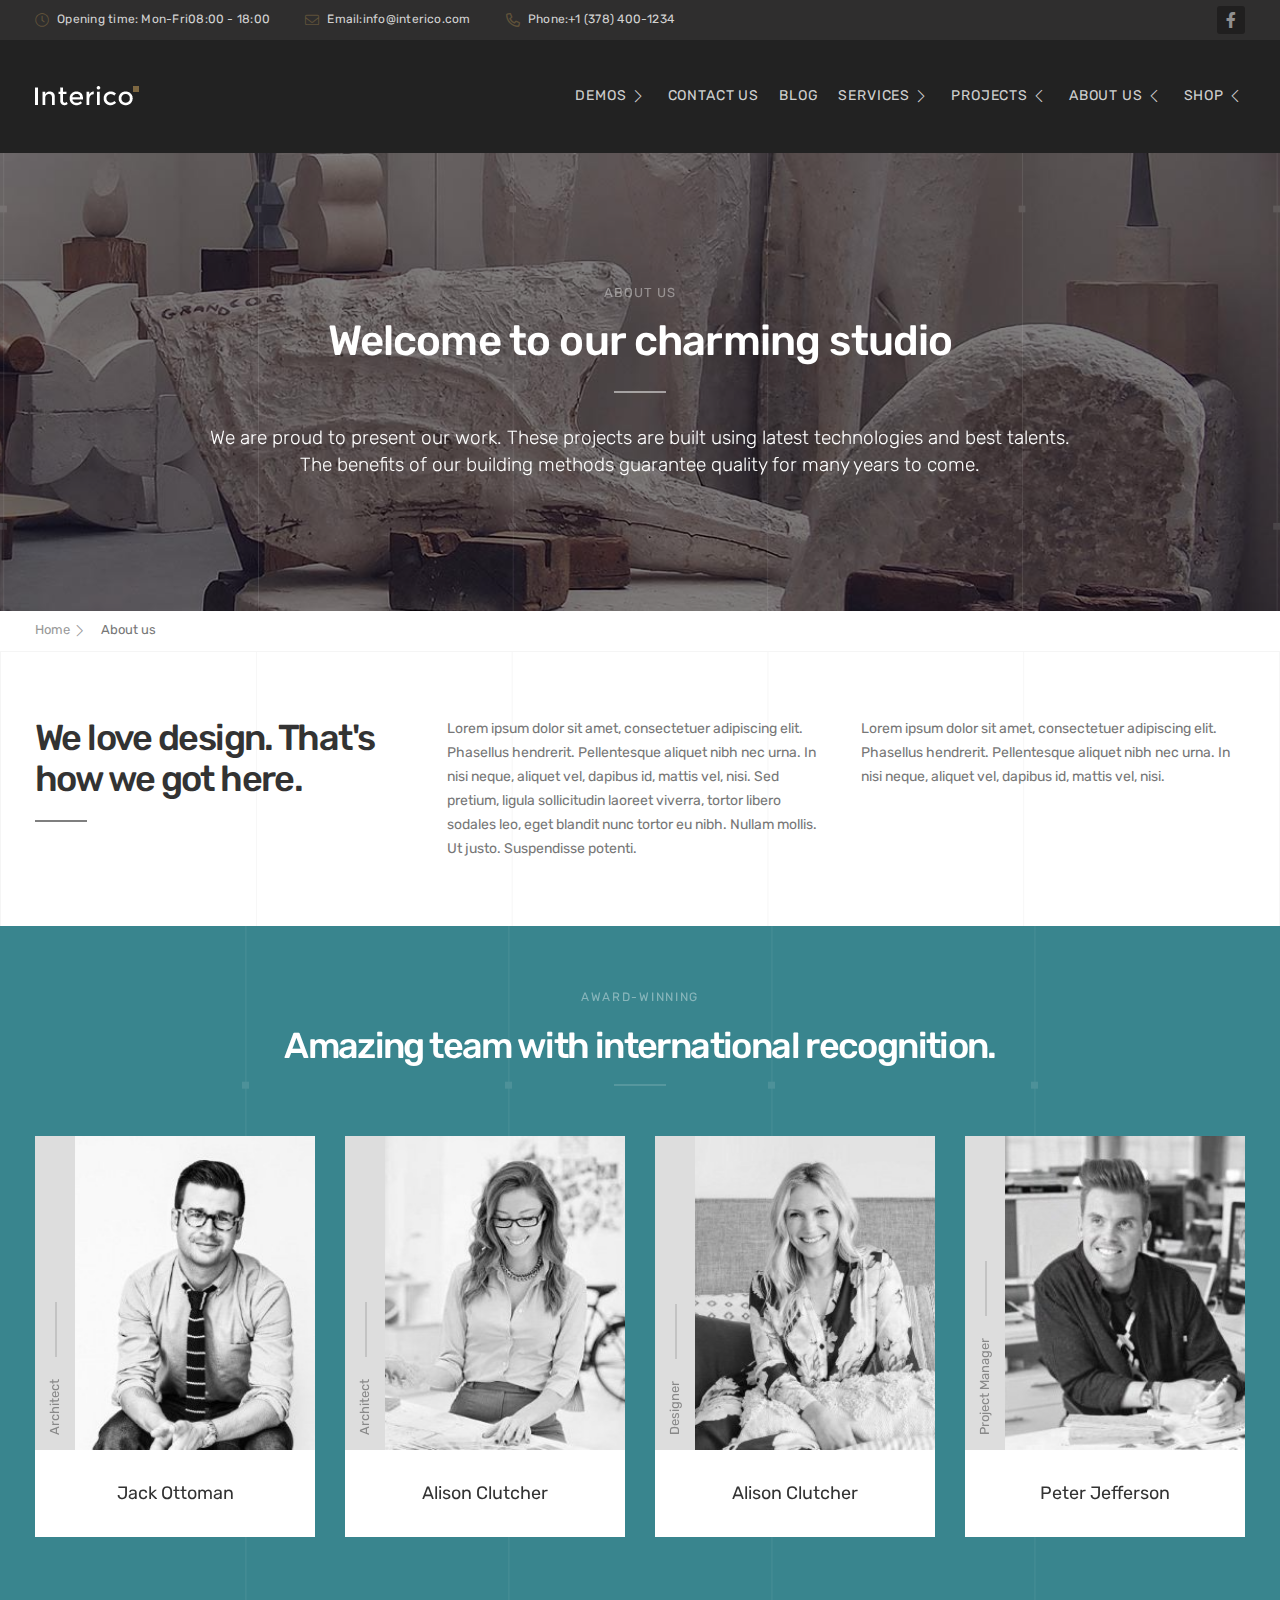
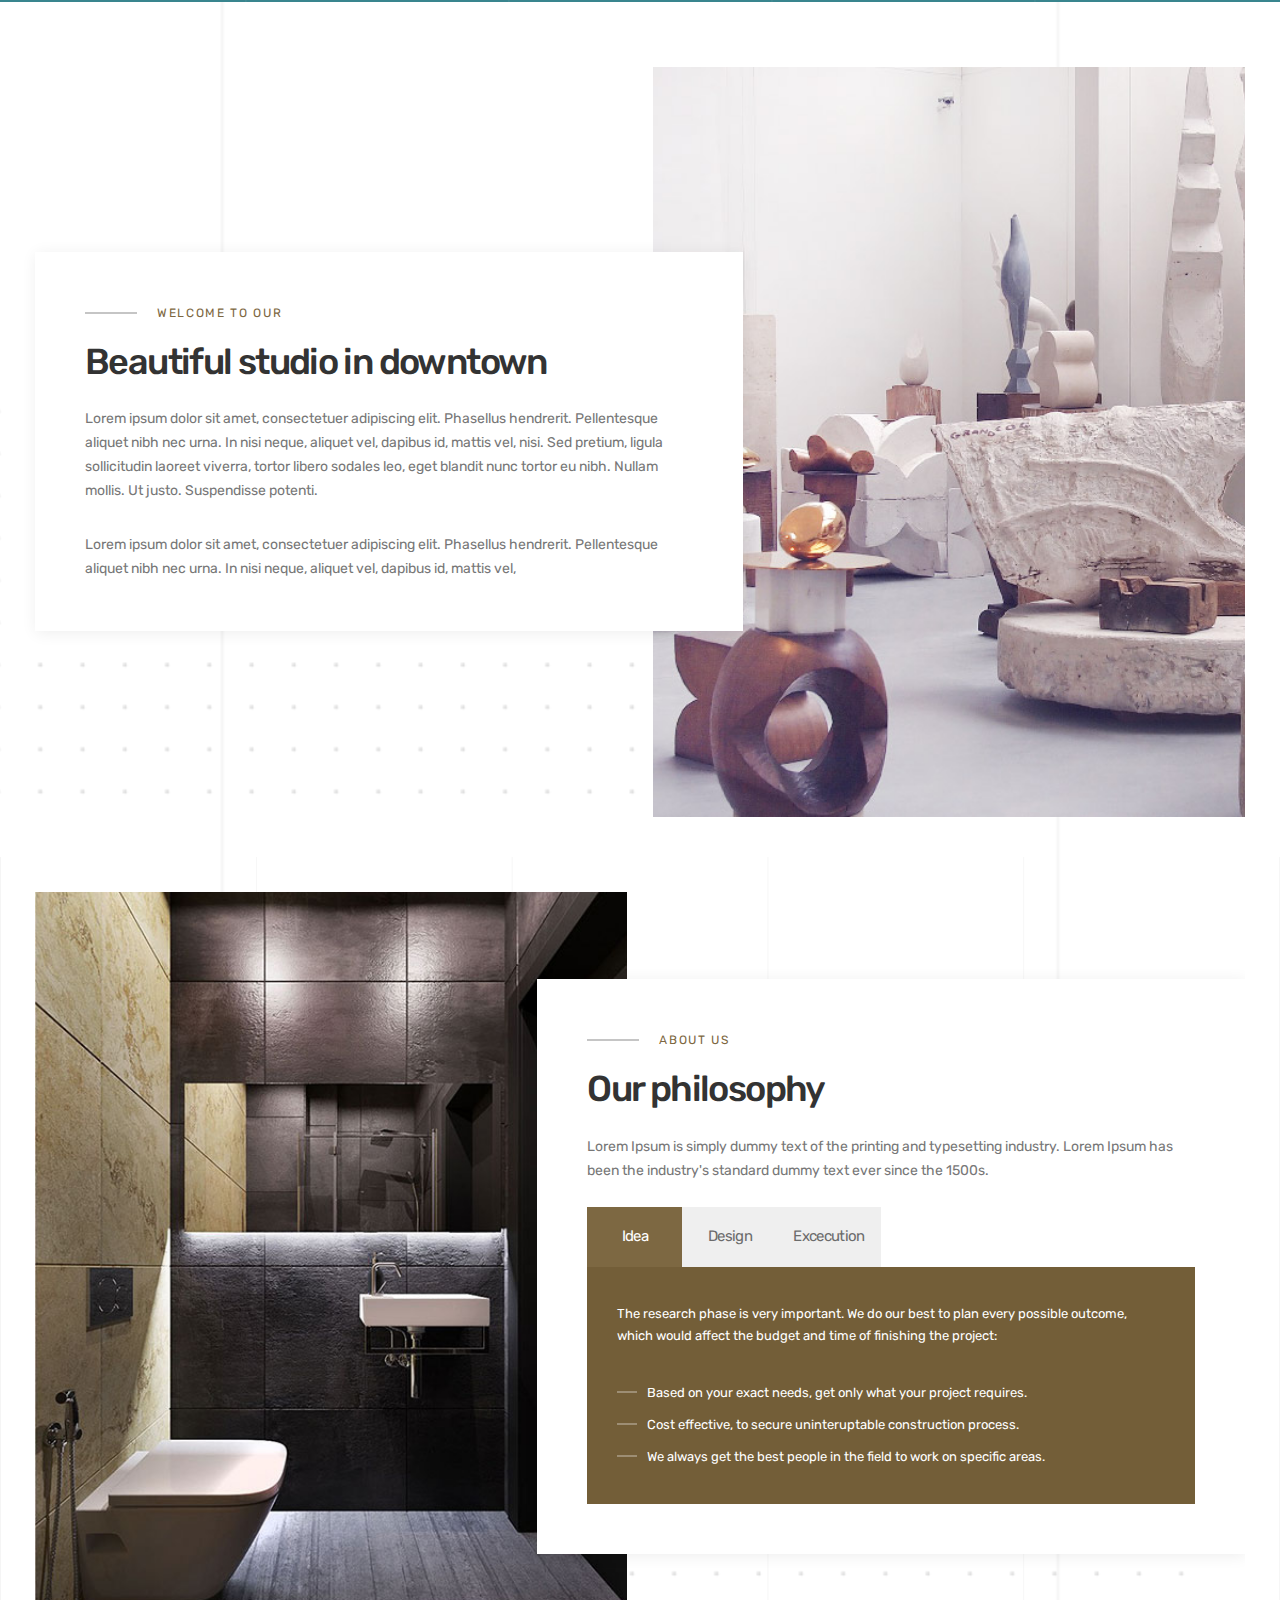
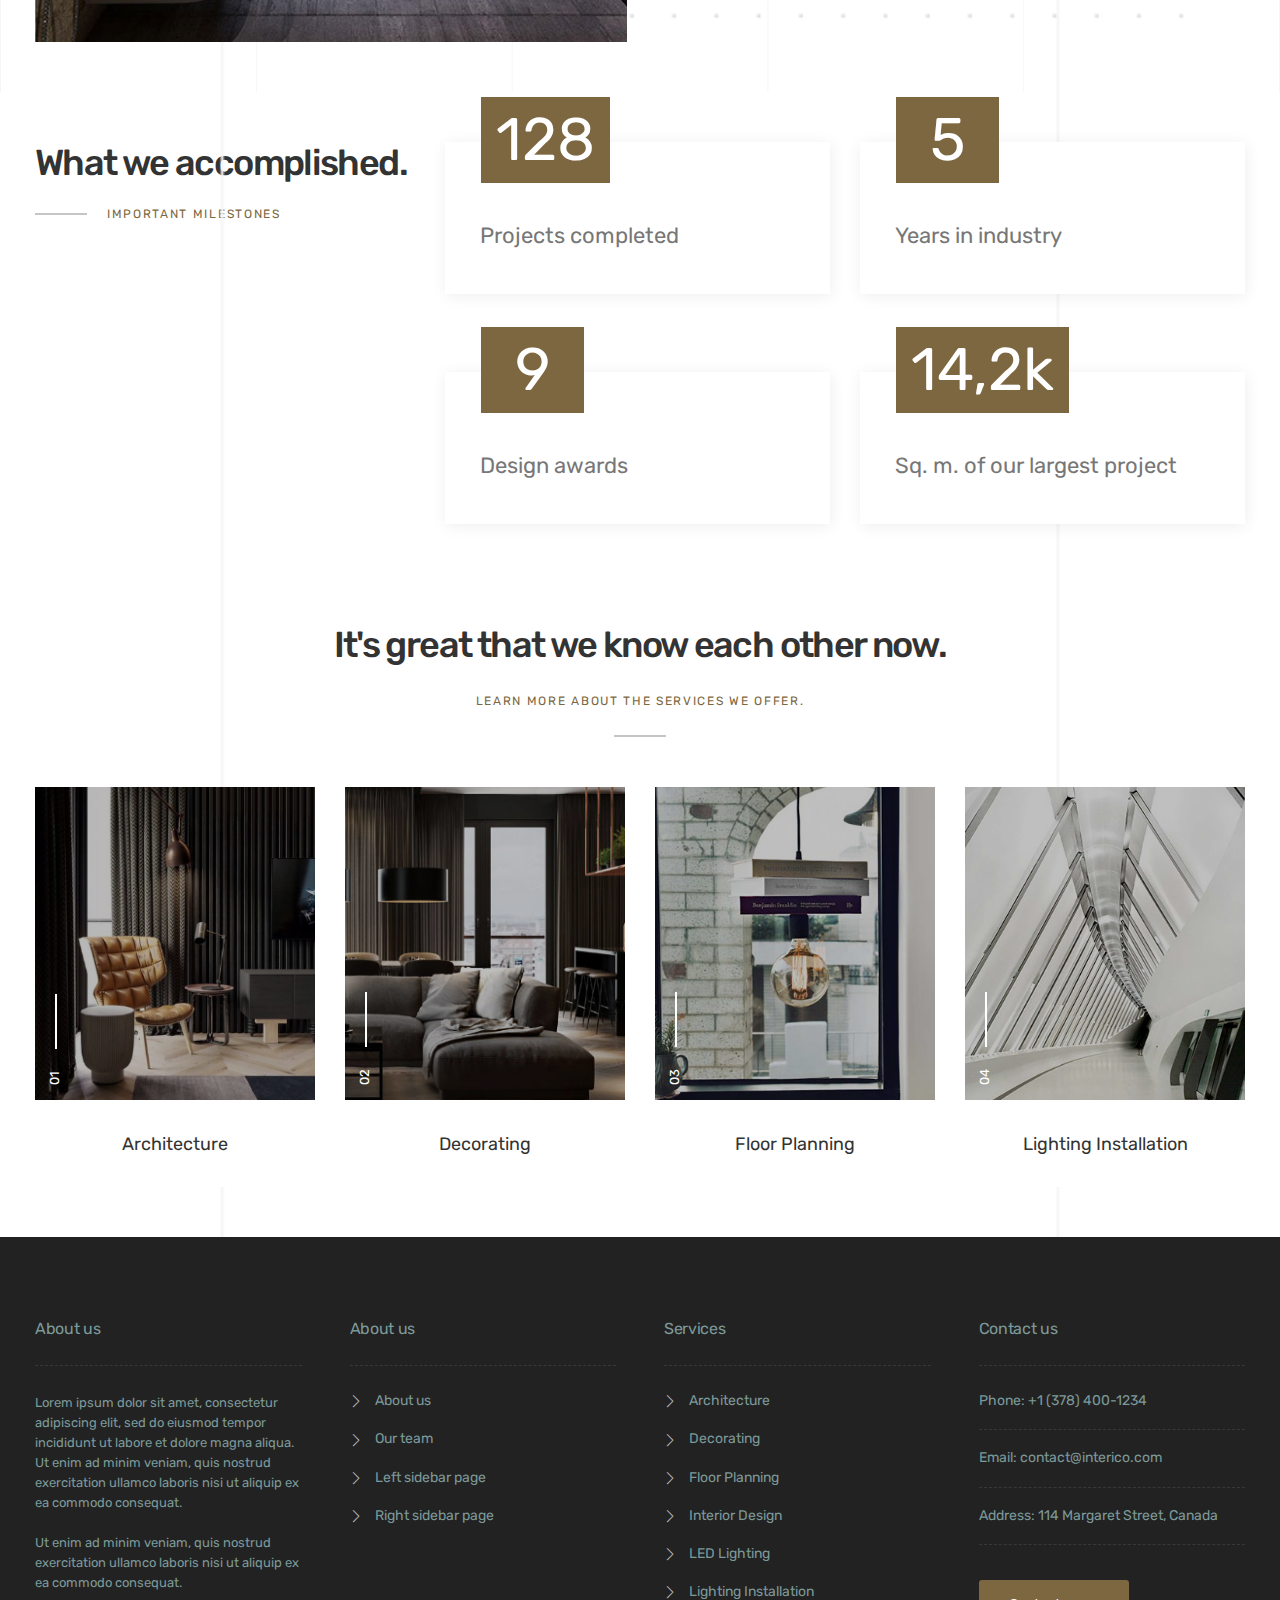
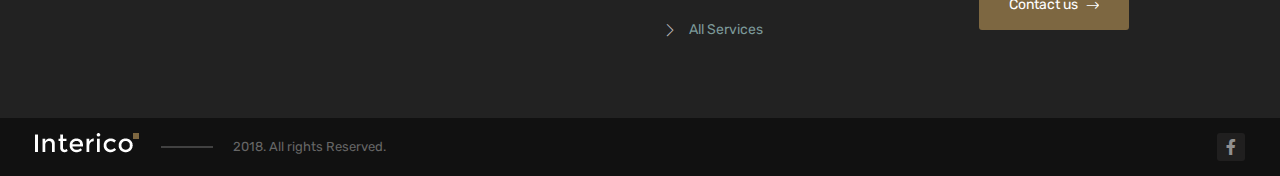
<file: about-us.html>
<!DOCTYPE html>
<html lang="en">
<head>
	<title>About Us</title>
	<meta charset="UTF-8">
	<meta name="format-detection" content="telephone=no">
	<link rel="stylesheet" href="css/style.min.css">
	<link rel="shortcut icon" href="favicon.ico">
	<!-- <meta name="robots" content="noindex, nofollow"> -->
	<!-- <meta name="viewport" content="width=device-width, initial-scale=1.0, maximum-scale=1.0, user-scalable=0"> -->
	<meta name="viewport" content="width=device-width, initial-scale=1.0">
</head>

<body>
	<div class="wrapper">
		<header class="header">
	<div class="header__wrpapper">
		<div class="header__top top-header">
			<div class="top-header__container _container">
				<div class="top-header__items">
					<div class="top-header__links">
						<a data-da=".menu__body,600,first" href="#"
							class="top-header__link top-header__link--clock _icon-clock">
							<span>Opening time: Mon-Fri</span>
							08:00 - 18:00
						</a>
						<a href="mailto:info@interico.com " class="top-header__link _icon-email"> <span>Email:</span>
							info@interico.com </a>
						<a href="tel:+13784001234 " class="top-header__link top-header__link--phone _icon-phone">
							<span>Phone:</span> +1 (378)
							400-1234
						</a>
					</div>
					<a href="# " class="top-header__social _facebook-icon _icon-facebook"></a>
				</div>
			</div>
		</div>
		<div class="header__bottom bottom-header">
			<div class="bottom-header__container _container">
				<div class="bottom-header__items">
					<a href="#" class="bottom-header__logo">
						<img src="img/icons/logo.png" alt="logotype">
					</a>
					<div class="bottom-header__menu menu">
						<div class="menu__icon icon-menu">
							<span></span>
							<span></span>
							<span></span>
						</div>
						<nav class="menu__body">
							<ul data-spollers="992,max" class="menu__list">
								<li class="menu__item menu__item--drop-down">
									<a href="#" class="menu__link ">Demos</a>
									<button data-spoller class="menu__arrow _icon-chevrone"></button>
									<ul class="menu__sub-list">
										<li class="menu__sub-item">
											<a href="#" class="menu__sub-link">Demos - 1</a>
										</li>
										<li class="menu__sub-item menu__sub-item--drop-down">
											<a href="#" class="menu__sub-link">Demos - 2</a>
											<button data-spoller class="menu__sub-arrow _icon-chevrone"></button>
											<ul class="menu__sub-sub-list">
												<li class="menu__sub-sub-item">
													<a href="#" class="menu__sub-sub-link">Demos - 2.1</a>
												</li>
												<li class="menu__sub-sub-item">
													<a href="#" class="menu__sub-sub-link">Demos - 2.2</a>
												</li>
												<li class="menu__sub-sub-item">
													<a href="#" class="menu__sub-sub-link">Demos - 2.3</a>
												</li>
												<li class="menu__sub-sub-item">
													<a href="#" class="menu__sub-sub-link">Demos - 2.4</a>
												</li>
												<li class="menu__sub-sub-item">
													<a href="#" class="menu__sub-sub-link">Demos - 2.5</a>
												</li>
											</ul>
										</li>
										<li class="menu__sub-item menu__sub-item--drop-down">
											<a href="#" class="menu__sub-link">Demos - 3</a>
											<button data-spoller class="menu__sub-arrow _icon-chevrone"></button>
											<ul class="menu__sub-sub-list">
												<li class="menu__sub-sub-item">
													<a href="#" class="menu__sub-sub-link">Demos - 3.1</a>
												</li>
												<li class="menu__sub-sub-item">
													<a href="#" class="menu__sub-sub-link">Demos - 3.2</a>
												</li>
												<li class="menu__sub-sub-item">
													<a href="#" class="menu__sub-sub-link">Demos - 3.3</a>
												</li>
												<li class="menu__sub-sub-item">
													<a href="#" class="menu__sub-sub-link">Demos - 4.4</a>
												</li>
												<li class="menu__sub-sub-item">
													<a href="#" class="menu__sub-sub-link">Demos - 5.5</a>
												</li>
											</ul>
										</li>
										<li class="menu__sub-item">
											<a href="#" class="menu__sub-link">Demos - 4</a>
										</li>
										<li class="menu__sub-item">
											<a href="#" class="menu__sub-link">Demos - 5</a>
										</li>
									</ul>
								</li>
								<li class="menu__item">
									<a href="#" class="menu__link">Contact us</a>
								</li>
								<li class="menu__item">
									<a href="#" class="menu__link">Blog</a>
								</li>
								<li class="menu__item menu__item--drop-down">
									<a href="#" class="menu__link">Services</a>
									<button data-spoller class="menu__arrow _icon-chevrone"></button>
									<ul class="menu__sub-list">
										<li class="menu__sub-item">
											<a href="#" class="menu__sub-link">Services - 1</a>
										</li>
										<li class="menu__sub-item menu__sub-item--drop-down">
											<a href="#" class="menu__sub-link">Services - 2</a>
											<button data-spoller class="menu__sub-arrow _icon-chevrone"></button>
											<ul class="menu__sub-sub-list">
												<li class="menu__sub-sub-item">
													<a href="#" class="menu__sub-sub-link">Services - 2.1</a>
												</li>
												<li class="menu__sub-sub-item">
													<a href="#" class="menu__sub-sub-link">Services - 2.2</a>
												</li>
											</ul>
										</li>
										<li class="menu__sub-item menu__sub-item--drop-down">
											<a href="#" class="menu__sub-link">Services - 3</a>
											<button data-spoller class="menu__sub-arrow _icon-chevrone"></button>
											<ul class="menu__sub-sub-list">
												<li class="menu__sub-sub-item">
													<a href="#" class="menu__sub-sub-link">Services - 3.1</a>
												</li>
												<li class="menu__sub-sub-item">
													<a href="#" class="menu__sub-sub-link">Services - 3.2</a>
												</li>
												<li class="menu__sub-sub-item">
													<a href="#" class="menu__sub-sub-link">Services - 3.3</a>
												</li>
												<li class="menu__sub-sub-item">
													<a href="#" class="menu__sub-sub-link">Services - 4.4</a>
												</li>
												<li class="menu__sub-sub-item">
													<a href="#" class="menu__sub-sub-link">Services - 5.5</a>
												</li>
											</ul>
										</li>
										<li class="menu__sub-item">
											<a href="#" class="menu__sub-link">Services - 4</a>
										</li>
										<li class="menu__sub-item menu__sub-item--drop-down">
											<a href="#" class="menu__sub-link">Services - 5</a>
											<button data-spoller class="menu__sub-arrow _icon-chevrone"></button>
											<ul class="menu__sub-sub-list">
												<li class="menu__sub-sub-item">
													<a href="#" class="menu__sub-sub-link">Services - 5.1</a>
												</li>
												<li class="menu__sub-sub-item">
													<a href="#" class="menu__sub-sub-link">Services - 5.2</a>
												</li>
												<li class="menu__sub-sub-item">
													<a href="#" class="menu__sub-sub-link">Services - 5.3</a>
												</li>
												<li class="menu__sub-sub-item">
													<a href="#" class="menu__sub-sub-link">Services - 5.4</a>
												</li>
												<li class="menu__sub-sub-item">
													<a href="#" class="menu__sub-sub-link">Services - 5.5</a>
												</li>
												<li class="menu__sub-sub-item">
													<a href="#" class="menu__sub-sub-link">Services - 5.6</a>
												</li>
												<li class="menu__sub-sub-item">
													<a href="#" class="menu__sub-sub-link">Services - 5.7</a>
												</li>
												<li class="menu__sub-sub-item">
													<a href="#" class="menu__sub-sub-link">Services - 5.8</a>
												</li>
											</ul>
										</li>
										<li class="menu__sub-item menu__sub-item--drop-down">
											<a href="#" class="menu__sub-link">Services - 6</a>
											<button data-spoller class="menu__sub-arrow _icon-chevrone"></button>
											<ul class="menu__sub-sub-list">
												<li class="menu__sub-sub-item">
													<a href="#" class="menu__sub-sub-link">Services - 6.1</a>
												</li>
												<li class="menu__sub-sub-item">
													<a href="#" class="menu__sub-sub-link">Services - 6.2</a>
												</li>
												<li class="menu__sub-sub-item">
													<a href="#" class="menu__sub-sub-link">Services - 6.3</a>
												</li>
												<li class="menu__sub-sub-item">
													<a href="#" class="menu__sub-sub-link">Services - 6.4</a>
												</li>
												<li class="menu__sub-sub-item">
													<a href="#" class="menu__sub-sub-link">Services - 6.5</a>
												</li>
												<li class="menu__sub-sub-item">
													<a href="#" class="menu__sub-sub-link">Services - 6.5</a>
												</li>
											</ul>
										</li>
									</ul>
								</li>
								<li class="menu__item menu__item--drop-down">
									<a href="#" class="menu__link">Projects</a>
									<button data-spoller class="menu__arrow _icon-chevrone"></button>
									<ul class="menu__sub-list">
										<li class="menu__sub-item">
											<a href="#" class="menu__sub-link">Projects - 1</a>
										</li>
										<li class="menu__sub-item">
											<a href="#" class="menu__sub-link">Projects - 2</a>
										</li>
										<li class="menu__sub-item menu__sub-item--drop-down">
											<a href="#" class="menu__sub-link">Services - 3</a>
											<button data-spoller class="menu__sub-arrow _icon-chevrone"></button>
											<ul class="menu__sub-sub-list">
												<li class="menu__sub-sub-item">
													<a href="#" class="menu__sub-sub-link">Services - 3.1</a>
												</li>
												<li class="menu__sub-sub-item">
													<a href="#" class="menu__sub-sub-link">Services - 3.2</a>
												</li>
												<li class="menu__sub-sub-item">
													<a href="#" class="menu__sub-sub-link">Services - 3.3</a>
												</li>
											</ul>
										</li>
									</ul>
								</li>
								<li class="menu__item menu__item--drop-down">
									<a href="#" class="menu__link">About us</a>
									<button data-spoller class="menu__arrow _icon-chevrone"></button>
									<ul class="menu__sub-list">
										<li class="menu__sub-item menu__sub-item--drop-down">
											<a href="#" class="menu__sub-link">About us - 1</a>
											<button data-spoller class="menu__sub-arrow _icon-chevrone"></button>
											<ul class="menu__sub-sub-list">
												<li class="menu__sub-sub-item">
													<a href="#" class="menu__sub-sub-link">About us - 1.1</a>
												</li>
											</ul>
										</li>
										<li class="menu__sub-item menu__sub-item--drop-down">
											<a href="#" class="menu__sub-link">About us - 2</a>
											<button data-spoller class="menu__sub-arrow _icon-chevrone"></button>
											<ul class="menu__sub-sub-list">
												<li class="menu__sub-sub-item">
													<a href="#" class="menu__sub-sub-link">About us - 2.1</a>
												</li>
												<li class="menu__sub-sub-item">
													<a href="#" class="menu__sub-sub-link">About us - 2.2</a>
												</li>
											</ul>
										</li>
										<li class="menu__sub-item menu__sub-item--drop-down">
											<a href="#" class="menu__sub-link">About us - 3</a>
											<button data-spoller class="menu__sub-arrow _icon-chevrone"></button>
											<ul class="menu__sub-sub-list">
												<li class="menu__sub-sub-item">
													<a href="#" class="menu__sub-sub-link">About us - 3.1</a>
												</li>
												<li class="menu__sub-sub-item">
													<a href="#" class="menu__sub-sub-link">About us - 3.2</a>
												</li>
												<li class="menu__sub-sub-item">
													<a href="#" class="menu__sub-sub-link">About us - 3.3</a>
												</li>
											</ul>
										</li>
										<li class="menu__sub-item menu__sub-item--drop-down">
											<a href="#" class="menu__sub-link">About us - 4</a>
											<button data-spoller class="menu__sub-arrow _icon-chevrone"></button>
											<ul class="menu__sub-sub-list">
												<li class="menu__sub-sub-item">
													<a href="#" class="menu__sub-sub-link">About us - 4.1</a>
												</li>
												<li class="menu__sub-sub-item">
													<a href="#" class="menu__sub-sub-link">About us - 4.2</a>
												</li>
												<li class="menu__sub-sub-item">
													<a href="#" class="menu__sub-sub-link">About us - 4.3</a>
												</li>
												<li class="menu__sub-sub-item">
													<a href="#" class="menu__sub-sub-link">About us - 4.4</a>
												</li>
											</ul>
										</li>
										<li class="menu__sub-item menu__sub-item--drop-down">
											<a href="#" class="menu__sub-link">About us - 5</a>
											<button data-spoller class="menu__sub-arrow _icon-chevrone"></button>
											<ul class="menu__sub-sub-list">
												<li class="menu__sub-sub-item">
													<a href="#" class="menu__sub-sub-link">About us - 5.1</a>
												</li>
												<li class="menu__sub-sub-item">
													<a href="#" class="menu__sub-sub-link">About us - 5.2</a>
												</li>
												<li class="menu__sub-sub-item">
													<a href="#" class="menu__sub-sub-link">About us - 5.3</a>
												</li>
												<li class="menu__sub-sub-item">
													<a href="#" class="menu__sub-sub-link">About us - 5.4</a>
												</li>
												<li class="menu__sub-sub-item">
													<a href="#" class="menu__sub-sub-link">About us - 5.5</a>
												</li>
											</ul>
										</li>
										<li class="menu__sub-item menu__sub-item--drop-down">
											<a href="#" class="menu__sub-link">About us - 6</a>
											<button data-spoller class="menu__sub-arrow _icon-chevrone"></button>
											<ul class="menu__sub-sub-list">
												<li class="menu__sub-sub-item">
													<a href="#" class="menu__sub-sub-link">About us - 6.1</a>
												</li>
												<li class="menu__sub-sub-item">
													<a href="#" class="menu__sub-sub-link">About us - 6.2</a>
												</li>
												<li class="menu__sub-sub-item">
													<a href="#" class="menu__sub-sub-link">About us - 6.3</a>
												</li>
												<li class="menu__sub-sub-item">
													<a href="#" class="menu__sub-sub-link">About us - 6.4</a>
												</li>
												<li class="menu__sub-sub-item">
													<a href="#" class="menu__sub-sub-link">About us - 6.5</a>
												</li>
												<li class="menu__sub-sub-item">
													<a href="#" class="menu__sub-sub-link">About us - 6.6</a>
												</li>
											</ul>
										</li>
										<li class="menu__sub-item menu__sub-item--drop-down">
											<a href="#" class="menu__sub-link">About us - 7</a>
											<button data-spoller class="menu__sub-arrow _icon-chevrone"></button>
											<ul class="menu__sub-sub-list">
												<li class="menu__sub-sub-item">
													<a href="#" class="menu__sub-sub-link">About us - 7.1</a>
												</li>
												<li class="menu__sub-sub-item">
													<a href="#" class="menu__sub-sub-link">About us - 7.2</a>
												</li>
												<li class="menu__sub-sub-item">
													<a href="#" class="menu__sub-sub-link">About us - 7.3</a>
												</li>
												<li class="menu__sub-sub-item">
													<a href="#" class="menu__sub-sub-link">About us - 7.4</a>
												</li>
												<li class="menu__sub-sub-item">
													<a href="#" class="menu__sub-sub-link">About us - 7.5</a>
												</li>
												<li class="menu__sub-sub-item">
													<a href="#" class="menu__sub-sub-link">About us - 7.6</a>
												</li>
												<li class="menu__sub-sub-item">
													<a href="#" class="menu__sub-sub-link">About us - 7.7</a>
												</li>
											</ul>
										</li>
										<li class="menu__sub-item menu__sub-item--drop-down">
											<a href="#" class="menu__sub-link">About us - 8</a>
											<button data-spoller class="menu__sub-arrow _icon-chevrone"></button>
											<ul class="menu__sub-sub-list">
												<li class="menu__sub-sub-item">
													<a href="#" class="menu__sub-sub-link">About us - 8.1</a>
												</li>
												<li class="menu__sub-sub-item">
													<a href="#" class="menu__sub-sub-link">About us - 8.2</a>
												</li>
												<li class="menu__sub-sub-item">
													<a href="#" class="menu__sub-sub-link">About us - 8.3</a>
												</li>
												<li class="menu__sub-sub-item">
													<a href="#" class="menu__sub-sub-link">About us - 8.4</a>
												</li>
												<li class="menu__sub-sub-item">
													<a href="#" class="menu__sub-sub-link">About us - 8.5</a>
												</li>
												<li class="menu__sub-sub-item">
													<a href="#" class="menu__sub-sub-link">About us - 8.6</a>
												</li>
												<li class="menu__sub-sub-item">
													<a href="#" class="menu__sub-sub-link">About us - 8.7</a>
												</li>
												<li class="menu__sub-sub-item">
													<a href="#" class="menu__sub-sub-link">About us - 8.8</a>
												</li>
											</ul>
										</li>
									</ul>
								</li>
								<li class="menu__item menu__item--drop-down">
									<a href="#" class="menu__link">Shop</a>
									<button data-spoller class="menu__arrow _icon-chevrone"></button>
									<ul class="menu__sub-list">
										<li class="menu__sub-item">
											<a href="#" class="menu__sub-link">Shop - 1</a>
										</li>
										<li class="menu__sub-item menu__sub-item--drop-down">
											<a href="#" class="menu__sub-link">Shop - 2</a>
											<button data-spoller class="menu__sub-arrow _icon-chevrone"></button>
											<ul class="menu__sub-sub-list">
												<li class="menu__sub-sub-item">
													<a href="#" class="menu__sub-sub-link">Shop - 2.1</a>
												</li>
												<li class="menu__sub-sub-item">
													<a href="#" class="menu__sub-sub-link">Shop - 2.2</a>
												</li>
												<li class="menu__sub-sub-item">
													<a href="#" class="menu__sub-sub-link">Shop - 2.3</a>
												</li>
												<li class="menu__sub-sub-item">
													<a href="#" class="menu__sub-sub-link">Shop - 2.4</a>
												</li>
												<li class="menu__sub-sub-item">
													<a href="#" class="menu__sub-sub-link">Shop - 2.5</a>
												</li>
											</ul>
										</li>
										<li class="menu__sub-item menu__sub-item--drop-down">
											<a href="#" class="menu__sub-link">Shop - 3</a>
											<button data-spoller class="menu__sub-arrow _icon-chevrone"></button>
											<ul class="menu__sub-sub-list">
												<li class="menu__sub-sub-item">
													<a href="#" class="menu__sub-sub-link">Shop - 3.1</a>
												</li>
												<li class="menu__sub-sub-item">
													<a href="#" class="menu__sub-sub-link">Shop - 3.2</a>
												</li>
												<li class="menu__sub-sub-item">
													<a href="#" class="menu__sub-sub-link">Shop - 3.3</a>
												</li>
												<li class="menu__sub-sub-item">
													<a href="#" class="menu__sub-sub-link">Shop - 4.4</a>
												</li>
												<li class="menu__sub-sub-item">
													<a href="#" class="menu__sub-sub-link">Shop - 5.5</a>
												</li>
											</ul>
										</li>
										<li class="menu__sub-item">
											<a href="#" class="menu__sub-link">Shop - 4</a>
										</li>
										<li class="menu__sub-item">
											<a href="#" class="menu__sub-link">Shop - 5</a>
										</li>
									</ul>
								</li>
							</ul>
						</nav>
					</div>
				</div>
			</div>
		</div>
	</div>
</header>
		<main class="page">

			<section class="page__welcome welcome">
				<div class="welcome__decro _ibg">
					<img src="img/home-silder/04.png" alt="home-silder 04">
				</div>
				<div class="welcome__background _ibg">
					<img src="img/welcome/01.jpg" alt="welcome 01">
				</div>
				<div class="welcome__container _container">
					<div class="welcome__body">
						<div class="welcome__label">About us</div>
						<h3 class="welcome__title welcome__title--line">Welcome to our charming studio</h3>
						<div class="welcome__text">
							We are proud to present our work. These projects are built using latest technologies and best
							talents. The benefits of our building methods guarantee quality for many years to come.
						</div>
					</div>
				</div>
			</section>

			<div class="page__navigation navigation">
				<div class="navigation__container _container">
					<div class="navigation__list">
						<a href="#" class="navigation__link _icon-chevrone">Home</a>
						<a href="#" class="navigation__link _icon-chevrone _active">About us</a>
					</div>
				</div>
			</div>

			<section class="page__love love">
				<div class="love__decor _ibg">
					<img src="img/concept/01.png" alt="concept 01">
				</div>
				<div class="love__container _container">
					<div class="love__items">
						<h3 class="love__title _title-brown">We love design. That's how we got here.</h3>
						<div class="love__content">
							<div data-da=".love__bottom,768,first" class="love__text">
								Lorem ipsum dolor sit amet, consectetuer adipiscing elit. Phasellus hendrerit. Pellentesque
								aliquet nibh nec urna. In nisi neque, aliquet vel, dapibus id, mattis vel, nisi. Sed pretium,
								ligula sollicitudin laoreet viverra, tortor libero sodales leo, eget blandit nunc tortor eu
								nibh. Nullam mollis. Ut justo. Suspendisse potenti.
							</div>
							<div data-da=".love__bottom,992" class="love__text">
								Lorem ipsum dolor sit amet, consectetuer adipiscing elit. Phasellus hendrerit. Pellentesque
								aliquet nibh nec urna. In nisi neque, aliquet vel, dapibus id, mattis vel, nisi.
							</div>
						</div>
					</div>
					<div class="love__bottom"></div>
				</div>
			</section>

			<section class="page__team team--about-us team">
				<div class="team__decor _ibg">
					<img src="img/home-silder/04.png" alt="home-silder 04">
				</div>
				<div class="team__container _container">
					<div class="team__wrapper">
						<div class="team__top">
							<div class="team__label _label-brown">Award-winning</div>
							<h2 class="team__title _title-brown">Amazing team with international recognition.</h2>
						</div>
						<div class="team__body">
							<div class="team__column">
								<div class="team__item">
									<div class="team__inner">
										<div class="team__profesion"><span>Architect</span></div>
										<div class="team__image _ibg">
											<img src="img/team/01.jpg" alt="team 01">
											<div class="team__hover">
												<div class="team__inside">
													<div class="team__box team__box--first">
														<div class="team__social">Phone:</div>
														<a href="tel:+13784001234" class="team__link">+1 (378) 400-1234</a>
													</div>
													<div class="team__box team__box--second">
														<div class="team__social">Email:</div>
														<a href="mailto:peter@email.com" class="team__link">peter@email.com </a>
													</div>
													<a href="#" class="team__mdeia _icon-facebook _facebook-icon"></a>
												</div>
											</div>
										</div>
									</div>
									<div class="team__name"><span>Jack Ottoman</span></div>
								</div>
							</div>
							<div class="team__column">
								<div class="team__item">
									<div class="team__inner">
										<div class="team__profesion"><span>Architect</span></div>
										<div class="team__image _ibg">
											<img src="img/team/02.jpg" alt="team 02">
											<div class="team__hover">
												<div class="team__inside">
													<div class="team__box team__box--first">
														<div class="team__social">Phone:</div>
														<a href="tel:+13784001234" class="team__link">+1 (378) 400-1234</a>
													</div>
													<div class="team__box team__box--second">
														<div class="team__social">Email:</div>
														<a href="mailto:peter@email.com" class="team__link">peter@email.com </a>
													</div>
													<a href="#" class="team__mdeia _icon-facebook _facebook-icon"></a>
												</div>
											</div>
										</div>
									</div>
									<div class="team__name"><span>Alison Clutcher</span></div>
								</div>
							</div>
							<div class="team__column">
								<div class="team__item">
									<div class="team__inner">
										<div class="team__profesion"><span>Designer</span></div>
										<div class="team__image _ibg">
											<img src="img/team/03.jpg" alt="team 03">
											<div class="team__hover">
												<div class="team__inside">
													<div class="team__box team__box--first">
														<div class="team__social">Phone:</div>
														<a href="tel:+13784001234" class="team__link">+1 (378) 400-1234</a>
													</div>
													<div class="team__box team__box--second">
														<div class="team__social">Email:</div>
														<a href="mailto:peter@email.com" class="team__link">peter@email.com </a>
													</div>
													<a href="#" class="team__mdeia _icon-facebook _facebook-icon"></a>
												</div>
											</div>
										</div>
									</div>
									<div class="team__name"><span>Alison Clutcher</span></div>
								</div>
							</div>
							<div class="team__column">
								<div class="team__item">
									<div class="team__inner">
										<div class="team__profesion"><span>Project Manager</span></div>
										<div class="team__image _ibg">
											<img src="img/team/04.jpg" alt="team 04">
											<div class="team__hover">
												<div class="team__inside">
													<div class="team__box team__box--first">
														<div class="team__social">Phone:</div>
														<a href="tel:+13784001234" class="team__link">+1 (378) 400-1234</a>
													</div>
													<div class="team__box team__box--second">
														<div class="team__social">Email:</div>
														<a href="mailto:peter@email.com" class="team__link">peter@email.com </a>
													</div>
													<a href="#" class="team__mdeia _icon-facebook _facebook-icon"></a>
												</div>
											</div>
										</div>
									</div>
									<div class="team__name"><span>Peter Jefferson</span></div>
								</div>
							</div>
						</div>
					</div>
				</div>
			</section>

			<div class="page__box box">
				<div class="box__decor _ibg">
					<img src="img/concept/01.png" alt="concept 01">
				</div>
				<section class="box__studio studio">
					<div class="studio__container _container">
						<div class="studio__items">
							<div class="studio__content">
								<div class="studio__label _label-brown ">Welcome to our</div>
								<h3 class="studio__title _title-brown">Beautiful studio in downtown</h3>
								<div class="studio__text">
									<p>
										Lorem ipsum dolor sit amet, consectetuer adipiscing elit. Phasellus hendrerit.
										Pellentesque aliquet nibh nec urna. In nisi neque, aliquet vel, dapibus id, mattis vel,
										nisi. Sed pretium, ligula sollicitudin laoreet viverra, tortor libero sodales leo, eget
										blandit nunc tortor eu nibh. Nullam mollis. Ut justo. Suspendisse potenti.
									</p>
									<p>
										Lorem ipsum dolor sit amet, consectetuer adipiscing elit. Phasellus hendrerit.
										Pellentesque aliquet nibh nec urna. In nisi neque, aliquet vel, dapibus id, mattis vel,
									</p>
								</div>
							</div>
							<div class="studio__image _ibg">
								<img src="img/studio/01.jpg" alt="studio 01">
							</div>
						</div>
					</div>
				</section>
				<section class="page__concept box__concept concept">
					<div class="concept__background _ibg">
						<img src="img/concept/01.png" alt="concept 01">
					</div>
					<div class="concept__container _container">
						<div class="concept__items">
							<div class="concept__image _ibg">
								<img src="img/concept/02.jpg" alt="concept 02">
							</div>
							<div class="concept__content">
								<div class="concept__top">
									<div class="concept__label _label-brown ">About us</div>
									<h2 class="concept__title _title-brown">Our philosophy</h2>
									<div class="concept__text">
										Lorem Ipsum is simply dummy text of the printing and typesetting industry. Lorem Ipsum has
										been the industry's standard dummy text ever since the 1500s.
									</div>
								</div>
								<div class="concept__tabs tabs-concept _tabs">
									<div class="tabs-concept__navigation">
										<button type="button" class="tabs-concept__btn _tabs-item _active">Idea</button>
										<button type="button" class="tabs-concept__btn _tabs-item">Design</button>
										<button type="button" class="tabs-concept__btn _tabs-item">Excecution</button>
									</div>
									<div class="tabs-concept__body">
										<div class="tabs-concept__item _tabs-block _active">
											<div class="tabs-concept__label">
												The research phase is very important. We do our best to plan every possible outcome,
												which would affect the budget and time of finishing the project:
											</div>
											<ul class="tabs-concept__list">
												<li>
													Based on your exact needs, get only what your project requires.
												</li>
												<li>
													Cost effective, to secure uninteruptable construction process.
												</li>
												<li>
													We always get the best people in the field to work on specific areas.
												</li>
											</ul>
										</div>
										<div class="tabs-concept__item _tabs-block">
											<div class="tabs-concept__label">
												The research phase is very important. We do our best to plan every possible outcome,
												which would affect the budget and time of finishing the project:
											</div>
											<ul class="tabs-concept__list">
												<li>
													Based on your exact needs, get only what your project requires.
												</li>
												<li>
													Cost effective, to secure uninteruptable construction process.
												</li>
											</ul>
										</div>
										<div class="tabs-concept__item _tabs-block">
											<div class="tabs-concept__label">
												The research phase is very important. We do our best to plan every possible outcome,
												which would affect the budget and time of finishing the project:
											</div>
											<ul class="tabs-concept__list">
												<li>
													Based on your exact needs, get only what your project requires.
												</li>
											</ul>
										</div>
									</div>
								</div>
							</div>
						</div>
					</div>
				</section>
				<section class="box__accomplished accomplished">
					<div class="accomplished__container _container">
						<div class="accomplished__body">
							<div class="accomplished__content">
								<h3 class="accomplished__title _title-brown">What we accomplished.</h3>
								<div class="accomplished__label _label-brown ">Important milestones</div>
							</div>
							<div class="accomplished__items">
								<div data-da=".accomplished__bottom,768" class="accomplished__column">
									<div class="accomplished__item">
										<div class="accomplished__number"><span>128</span></div>
										<div class="accomplished__text">Projects completed</div>
									</div>
								</div>
								<div data-da=".accomplished__bottom,992" class="accomplished__column">
									<div class="accomplished__item">
										<div class="accomplished__number"><span>5</span></div>
										<div class="accomplished__text">Years in industry</div>
									</div>
								</div>
								<div data-da=".accomplished__bottom,992" class="accomplished__column">
									<div class="accomplished__item">
										<div class="accomplished__number"><span>9</span></div>
										<div class="accomplished__text">Design awards</div>
									</div>
								</div>
								<div data-da=".accomplished__bottom,992" class="accomplished__column">
									<div class="accomplished__item">
										<div class="accomplished__number"><span>14,2k</span></div>
										<div class="accomplished__text">Sq. m. of our largest project</div>
									</div>
								</div>
							</div>
						</div>
						<div class="accomplished__bottom"></div>
					</div>
				</section>
				<section class="box__great great">
					<div class="great__container _container">
						<div class="great__top">
							<h3 class="great__title _title-brown">It's great that we know each other now.</h3>
							<div class="great__label _label-brown ">Learn more about the services we offer.</div>
						</div>
						<div class="great__body">
							<div class="team__body">
								<div class="team__column">
									<a href="#" class="team__item">
										<div class="team__inner">
											<div class="team__profesion"><span>01</span></div>
											<div class="team__image _ibg">
												<img src="img/great/01.jpg" alt="great 01">
											</div>
										</div>
										<div class="team__name"><span>Architecture</span></div>
									</a>
								</div>
								<div class="team__column">
									<a href="#" class="team__item">
										<div class="team__inner">
											<div class="team__profesion"><span>02</span></div>
											<div class="team__image _ibg">
												<img src="img/great/02.jpg" alt="great 02">
											</div>
										</div>
										<div class="team__name"><span>Decorating</span></div>
									</a>
								</div>
								<div class="team__column">
									<a href="#" class="team__item">
										<div class="team__inner">
											<div class="team__profesion"><span>03</span></div>
											<div class="team__image _ibg">
												<img src="img/great/03.jpg" alt="great 03">
											</div>
										</div>
										<div class="team__name"><span>Floor Planning</span></div>
									</a>
								</div>
								<div class="team__column">
									<a href="#" class="team__item">
										<div class="team__inner">
											<div class="team__profesion"><span>04</span></div>
											<div class="team__image _ibg">
												<img src="img/great/04.jpg" alt="great 04">
											</div>
										</div>
										<div class="team__name"><span>Lighting Installation</span></div>
									</a>
								</div>
							</div>
						</div>
					</div>
				</section>
			</div>


		</main>
		<footer class="footer">
	<div class="footer__top top-footer">
		<div class="top-footer__container _container">
			<div class="top-footer__items">
				<div class="top-footer__column top-footer__column--about">
					<div class="top-footer__item">
						<div class="top-footer__title">About us</div>
						<div class="top-footer__text">
							<p>
								Lorem ipsum dolor sit amet, consectetur adipiscing elit, sed do eiusmod tempor incididunt ut
								labore et dolore magna aliqua. Ut enim ad minim veniam, quis nostrud exercitation ullamco
								laboris nisi ut aliquip ex ea commodo consequat.
							</p>
							<p>
								Ut enim ad minim veniam, quis nostrud exercitation ullamco laboris nisi ut aliquip ex ea commodo
								consequat.
							</p>
						</div>
					</div>
				</div>
				<div class="top-footer__column top-footer__column--spoller">
					<div class="top-footer__item">
						<div class="top-footer__title">About us</div>
						<ul data-spollers class="top-footer__list">
							<li>
								<a href="#" class="top-footer__link">About us</a>
								<button data-spoller class="top-footer__arrow _icon-chevrone"></button>
								<ul class="top-footer__sub-list">
									<li><a href="#" class="top-footer__sub-link">About us 1</a></li>
								</ul>
							</li>
							<li>
								<a href="#" class="top-footer__link">Our team</a>
								<button data-spoller class="top-footer__arrow _icon-chevrone"></button>
								<ul class="top-footer__sub-list">
									<li><a href="#" class="top-footer__sub-link">Our team 1</a></li>
									<li><a href="#" class="top-footer__sub-link">Our team 2</a></li>
								</ul>
							</li>
							<li>
								<a href="#" class="top-footer__link">Left sidebar page</a>
								<button data-spoller class="top-footer__arrow _icon-chevrone"></button>
								<ul class="top-footer__sub-list">
									<li><a href="#" class="top-footer__sub-link">Left sidebar page 1</a></li>
									<li><a href="#" class="top-footer__sub-link">Left sidebar page 2</a></li>
									<li><a href="#" class="top-footer__sub-link">Left sidebar page 3</a></li>
								</ul>
							</li>
							<li>
								<a href="#" class="top-footer__link">Right sidebar page</a>
								<button data-spoller class="top-footer__arrow _icon-chevrone"></button>
								<ul class="top-footer__sub-list">
									<li><a href="#" class="top-footer__sub-link">Right sidebar page 1</a></li>
									<li><a href="#" class="top-footer__sub-link">Right sidebar page 2</a></li>
									<li><a href="#" class="top-footer__sub-link">Right sidebar page 3</a></li>
									<li><a href="#" class="top-footer__sub-link">Right sidebar page 4</a></li>
								</ul>
							</li>
						</ul>
					</div>
				</div>
				<div class="top-footer__column top-footer__column--spoller">
					<div class="top-footer__item">
						<div class="top-footer__title">Services</div>
						<ul data-spollers class="top-footer__list">
							<li>
								<a href="#" class="top-footer__link">Architecture</a>
								<button data-spoller class="top-footer__arrow _icon-chevrone"></button>
								<ul class="top-footer__sub-list">
									<li><a href="#" class="top-footer__sub-link">Architecture 1</a></li>
								</ul>
							</li>
							<li>
								<a href="#" class="top-footer__link">Decorating</a>
								<button data-spoller class="top-footer__arrow _icon-chevrone"></button>
								<ul class="top-footer__sub-list">
									<li><a href="#" class="top-footer__sub-link">Decorating 1</a></li>
									<li><a href="#" class="top-footer__sub-link">Decorating 2</a></li>
								</ul>
							</li>
							<li>
								<a href="#" class="top-footer__link">Floor Planning</a>
								<button data-spoller class="top-footer__arrow _icon-chevrone"></button>
								<ul class="top-footer__sub-list">
									<li><a href="#" class="top-footer__sub-link">Floor Planning 1</a></li>
									<li><a href="#" class="top-footer__sub-link">Floor Planning 2</a></li>
									<li><a href="#" class="top-footer__sub-link">Floor Planning 3</a></li>
								</ul>
							</li>
							<li>
								<a href="#" class="top-footer__link">Interior Design</a>
								<button data-spoller class="top-footer__arrow _icon-chevrone"></button>
								<ul class="top-footer__sub-list">
									<li><a href="#" class="top-footer__sub-link">Interior Design 1</a></li>
									<li><a href="#" class="top-footer__sub-link">Interior Design 2</a></li>
									<li><a href="#" class="top-footer__sub-link">Interior Design 3</a></li>
									<li><a href="#" class="top-footer__sub-link">Interior Design 4</a></li>
								</ul>
							</li>
							<li>
								<a href="#" class="top-footer__link">LED Lighting</a>
								<button data-spoller class="top-footer__arrow _icon-chevrone"></button>
								<ul class="top-footer__sub-list">
									<li><a href="#" class="top-footer__sub-link">LED Lighting 1</a></li>
									<li><a href="#" class="top-footer__sub-link">LED Lighting 2</a></li>
									<li><a href="#" class="top-footer__sub-link">LED Lighting 3</a></li>
									<li><a href="#" class="top-footer__sub-link">LED Lighting 4</a></li>
									<li><a href="#" class="top-footer__sub-link">LED Lighting 5</a></li>
								</ul>
							</li>
							<li>
								<a href="#" class="top-footer__link">Lighting Installation</a>
								<button data-spoller class="top-footer__arrow _icon-chevrone"></button>
								<ul class="top-footer__sub-list">
									<li><a href="#" class="top-footer__sub-link">Lighting Installation 1</a></li>
									<li><a href="#" class="top-footer__sub-link">Lighting Installation 2</a></li>
									<li><a href="#" class="top-footer__sub-link">Lighting Installation 3</a></li>
									<li><a href="#" class="top-footer__sub-link">Lighting Installation 4</a></li>
									<li><a href="#" class="top-footer__sub-link">Lighting Installation 5</a></li>
									<li><a href="#" class="top-footer__sub-link">Lighting Installation 6</a></li>
								</ul>
							</li>
							<li>
								<a href="#" class="top-footer__link">All Services</a>
								<button data-spoller class="top-footer__arrow _icon-chevrone"></button>
								<ul class="top-footer__sub-list">
									<li><a href="#" class="top-footer__sub-link">All Services 1</a></li>
									<li><a href="#" class="top-footer__sub-link">All Services 2</a></li>
									<li><a href="#" class="top-footer__sub-link">All Services 3</a></li>
									<li><a href="#" class="top-footer__sub-link">All Services 4</a></li>
									<li><a href="#" class="top-footer__sub-link">All Services 5</a></li>
									<li><a href="#" class="top-footer__sub-link">All Services 6</a></li>
									<li><a href="#" class="top-footer__sub-link">All Services 7</a></li>
								</ul>
							</li>
						</ul>
					</div>
				</div>
				<div class="top-footer__column top-footer__column--contact">
					<div class="top-footer__item">
						<div class="top-footer__title">Contact us</div>
						<div class="top-footer__box">
							<a href="tel:+13784001234" class="top-footer__contact">Phone: +1 (378) 400-1234</a>
							<a href="mailto:contact@interico.com" class="top-footer__contact">Email: contact@interico.com</a>
							<a href="#" class="top-footer__contact">Address: 114 Margaret Street, Canada </a>
							<a href="#" class="top-footer__button _btn-brown _icon-arrow">Contact us</a>
						</div>
					</div>
				</div>
			</div>
		</div>
	</div>
	<div class="footer__bottom bottom-footer">
		<div class="bottom-footer__container _container">
			<div class="bottom-footer__items">
				<div class="bottom-footer__copy">
					<a href="#" class="bottom-footer__logo">
						<img src="img/icons/logo.png" alt="logotype">
					</a>
					<a href="#" class="bottom-footer__text">2018. All rights Reserved.</a>
				</div>
				<a href="#" class="bottom-footer__social _facebook-icon _icon-facebook"></a>
			</div>
		</div>
	</div>
</footer>
	</div>
	<div class="popup popup_popup">
	<div class="popup__content">
		<div class="popup__body">
			<div class="popup__close"></div>
		</div>
	</div>
</div>
<div class="popup popup_massagename-message">
	<div class="popup__content">
		<div class="popup__body">
			<div class="popup__close"></div>
		</div>
	</div>
</div>
<div class="popup popup_video">
	<div class="popup__content">
		<div class="popup__body">
			<div class="popup__close popup__close_video"></div>
			<div class="popup__video _video"></div>
		</div>
	</div>
</div>

	<script src="js/vendors.min.js"></script>
<script src="js/app.min.js"></script>
</body>

</html>
</file>
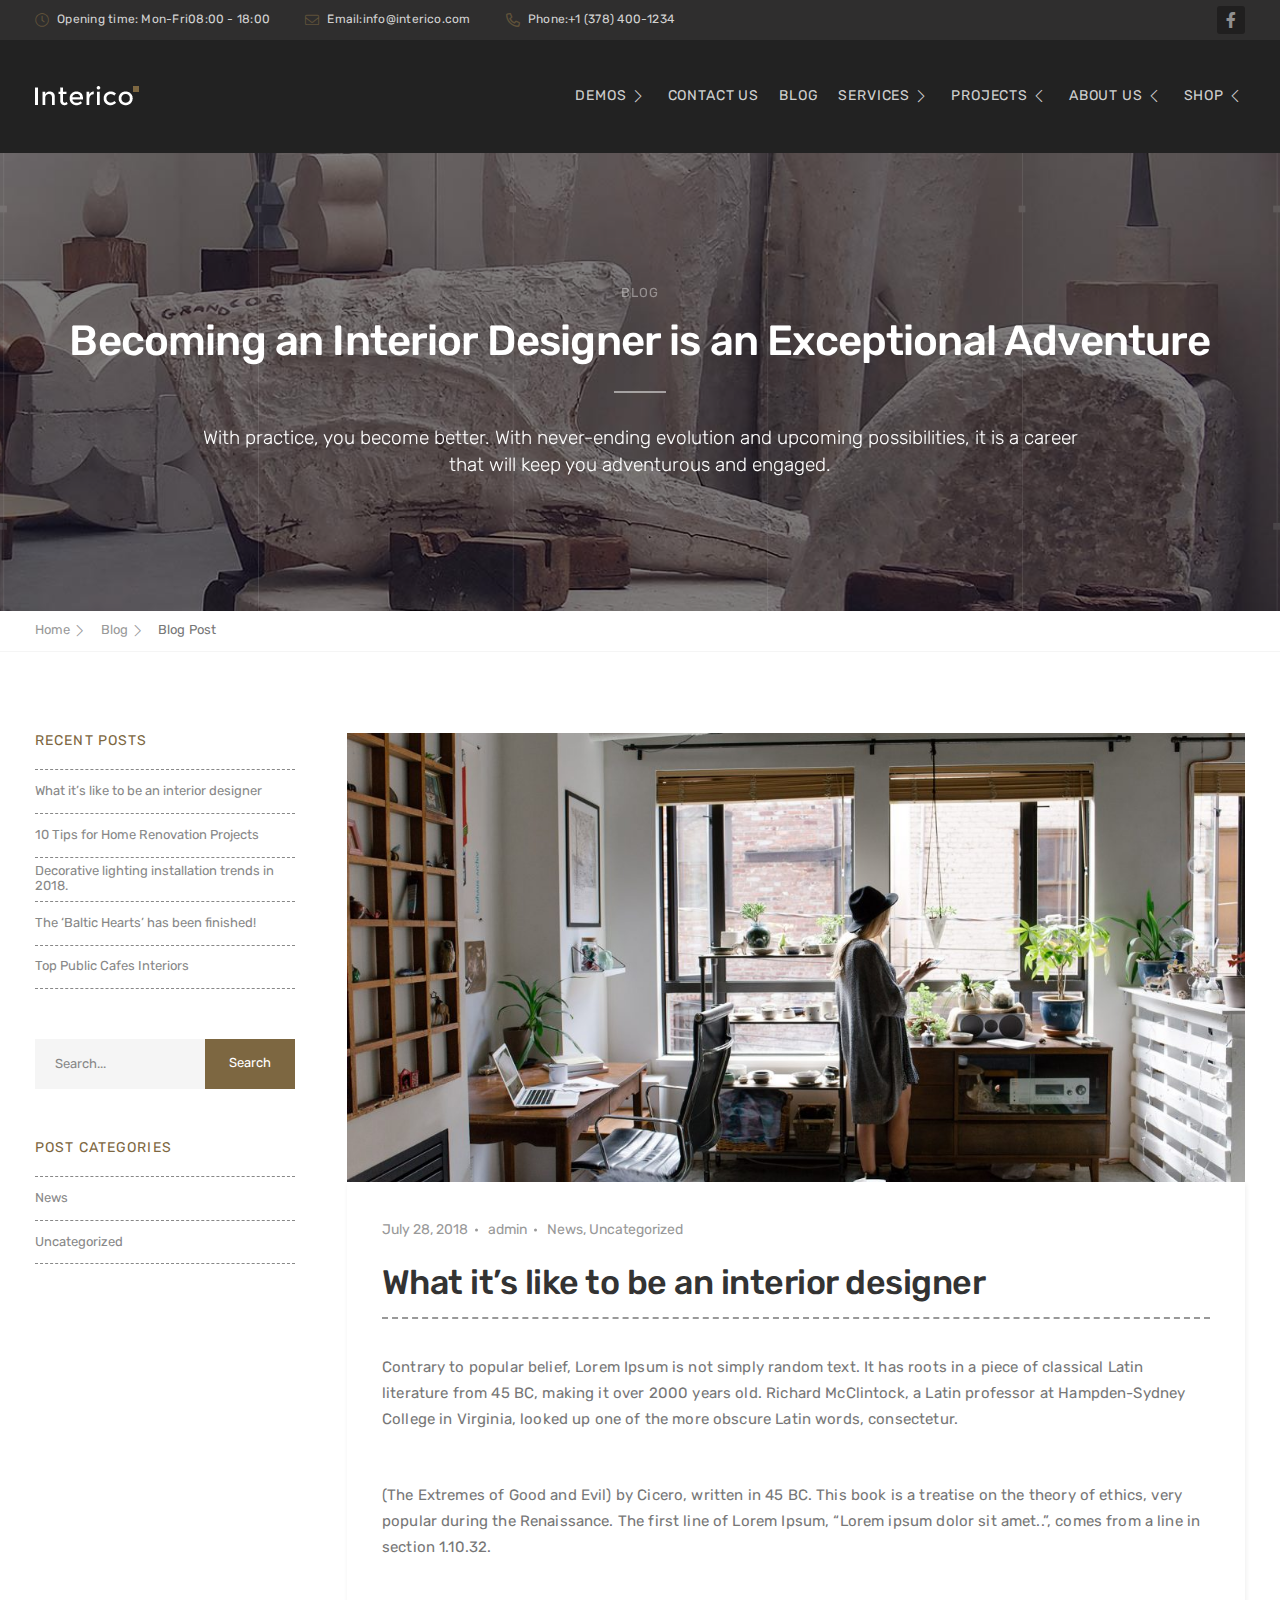
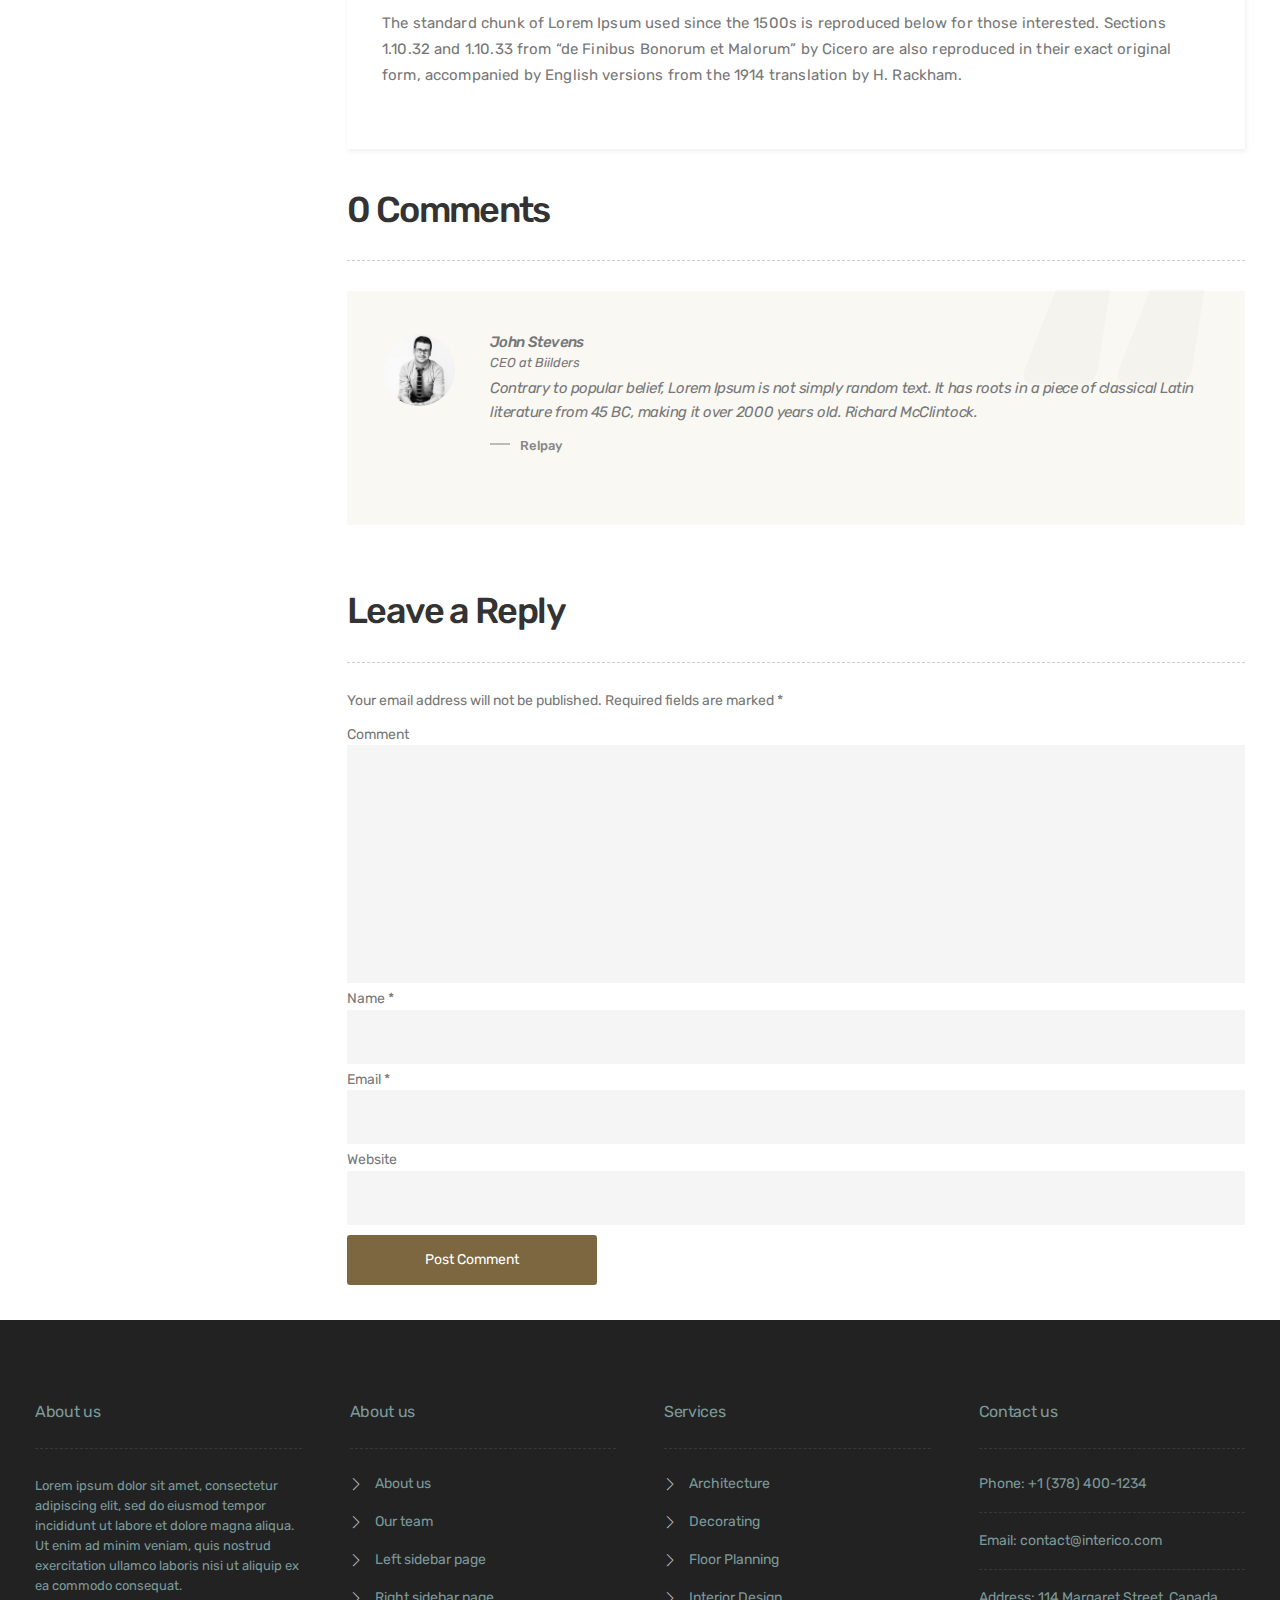
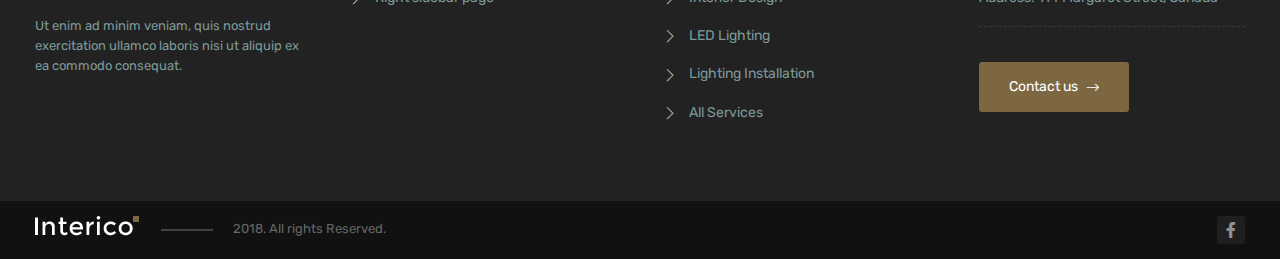
<file: blog-post.html>
<!DOCTYPE html>
<html lang="en">
<head>
	<title>Blog Post</title>
	<meta charset="UTF-8">
	<meta name="format-detection" content="telephone=no">
	<link rel="stylesheet" href="css/style.min.css">
	<link rel="shortcut icon" href="favicon.ico">
	<!-- <meta name="robots" content="noindex, nofollow"> -->
	<!-- <meta name="viewport" content="width=device-width, initial-scale=1.0, maximum-scale=1.0, user-scalable=0"> -->
	<meta name="viewport" content="width=device-width, initial-scale=1.0">
</head>

<body>
	<div class="wrapper">
		<header class="header">
	<div class="header__wrpapper">
		<div class="header__top top-header">
			<div class="top-header__container _container">
				<div class="top-header__items">
					<div class="top-header__links">
						<a data-da=".menu__body,600,first" href="#"
							class="top-header__link top-header__link--clock _icon-clock">
							<span>Opening time: Mon-Fri</span>
							08:00 - 18:00
						</a>
						<a href="mailto:info@interico.com " class="top-header__link _icon-email"> <span>Email:</span>
							info@interico.com </a>
						<a href="tel:+13784001234 " class="top-header__link top-header__link--phone _icon-phone">
							<span>Phone:</span> +1 (378)
							400-1234
						</a>
					</div>
					<a href="# " class="top-header__social _facebook-icon _icon-facebook"></a>
				</div>
			</div>
		</div>
		<div class="header__bottom bottom-header">
			<div class="bottom-header__container _container">
				<div class="bottom-header__items">
					<a href="#" class="bottom-header__logo">
						<img src="img/icons/logo.png" alt="logotype">
					</a>
					<div class="bottom-header__menu menu">
						<div class="menu__icon icon-menu">
							<span></span>
							<span></span>
							<span></span>
						</div>
						<nav class="menu__body">
							<ul data-spollers="992,max" class="menu__list">
								<li class="menu__item menu__item--drop-down">
									<a href="#" class="menu__link ">Demos</a>
									<button data-spoller class="menu__arrow _icon-chevrone"></button>
									<ul class="menu__sub-list">
										<li class="menu__sub-item">
											<a href="#" class="menu__sub-link">Demos - 1</a>
										</li>
										<li class="menu__sub-item menu__sub-item--drop-down">
											<a href="#" class="menu__sub-link">Demos - 2</a>
											<button data-spoller class="menu__sub-arrow _icon-chevrone"></button>
											<ul class="menu__sub-sub-list">
												<li class="menu__sub-sub-item">
													<a href="#" class="menu__sub-sub-link">Demos - 2.1</a>
												</li>
												<li class="menu__sub-sub-item">
													<a href="#" class="menu__sub-sub-link">Demos - 2.2</a>
												</li>
												<li class="menu__sub-sub-item">
													<a href="#" class="menu__sub-sub-link">Demos - 2.3</a>
												</li>
												<li class="menu__sub-sub-item">
													<a href="#" class="menu__sub-sub-link">Demos - 2.4</a>
												</li>
												<li class="menu__sub-sub-item">
													<a href="#" class="menu__sub-sub-link">Demos - 2.5</a>
												</li>
											</ul>
										</li>
										<li class="menu__sub-item menu__sub-item--drop-down">
											<a href="#" class="menu__sub-link">Demos - 3</a>
											<button data-spoller class="menu__sub-arrow _icon-chevrone"></button>
											<ul class="menu__sub-sub-list">
												<li class="menu__sub-sub-item">
													<a href="#" class="menu__sub-sub-link">Demos - 3.1</a>
												</li>
												<li class="menu__sub-sub-item">
													<a href="#" class="menu__sub-sub-link">Demos - 3.2</a>
												</li>
												<li class="menu__sub-sub-item">
													<a href="#" class="menu__sub-sub-link">Demos - 3.3</a>
												</li>
												<li class="menu__sub-sub-item">
													<a href="#" class="menu__sub-sub-link">Demos - 4.4</a>
												</li>
												<li class="menu__sub-sub-item">
													<a href="#" class="menu__sub-sub-link">Demos - 5.5</a>
												</li>
											</ul>
										</li>
										<li class="menu__sub-item">
											<a href="#" class="menu__sub-link">Demos - 4</a>
										</li>
										<li class="menu__sub-item">
											<a href="#" class="menu__sub-link">Demos - 5</a>
										</li>
									</ul>
								</li>
								<li class="menu__item">
									<a href="#" class="menu__link">Contact us</a>
								</li>
								<li class="menu__item">
									<a href="#" class="menu__link">Blog</a>
								</li>
								<li class="menu__item menu__item--drop-down">
									<a href="#" class="menu__link">Services</a>
									<button data-spoller class="menu__arrow _icon-chevrone"></button>
									<ul class="menu__sub-list">
										<li class="menu__sub-item">
											<a href="#" class="menu__sub-link">Services - 1</a>
										</li>
										<li class="menu__sub-item menu__sub-item--drop-down">
											<a href="#" class="menu__sub-link">Services - 2</a>
											<button data-spoller class="menu__sub-arrow _icon-chevrone"></button>
											<ul class="menu__sub-sub-list">
												<li class="menu__sub-sub-item">
													<a href="#" class="menu__sub-sub-link">Services - 2.1</a>
												</li>
												<li class="menu__sub-sub-item">
													<a href="#" class="menu__sub-sub-link">Services - 2.2</a>
												</li>
											</ul>
										</li>
										<li class="menu__sub-item menu__sub-item--drop-down">
											<a href="#" class="menu__sub-link">Services - 3</a>
											<button data-spoller class="menu__sub-arrow _icon-chevrone"></button>
											<ul class="menu__sub-sub-list">
												<li class="menu__sub-sub-item">
													<a href="#" class="menu__sub-sub-link">Services - 3.1</a>
												</li>
												<li class="menu__sub-sub-item">
													<a href="#" class="menu__sub-sub-link">Services - 3.2</a>
												</li>
												<li class="menu__sub-sub-item">
													<a href="#" class="menu__sub-sub-link">Services - 3.3</a>
												</li>
												<li class="menu__sub-sub-item">
													<a href="#" class="menu__sub-sub-link">Services - 4.4</a>
												</li>
												<li class="menu__sub-sub-item">
													<a href="#" class="menu__sub-sub-link">Services - 5.5</a>
												</li>
											</ul>
										</li>
										<li class="menu__sub-item">
											<a href="#" class="menu__sub-link">Services - 4</a>
										</li>
										<li class="menu__sub-item menu__sub-item--drop-down">
											<a href="#" class="menu__sub-link">Services - 5</a>
											<button data-spoller class="menu__sub-arrow _icon-chevrone"></button>
											<ul class="menu__sub-sub-list">
												<li class="menu__sub-sub-item">
													<a href="#" class="menu__sub-sub-link">Services - 5.1</a>
												</li>
												<li class="menu__sub-sub-item">
													<a href="#" class="menu__sub-sub-link">Services - 5.2</a>
												</li>
												<li class="menu__sub-sub-item">
													<a href="#" class="menu__sub-sub-link">Services - 5.3</a>
												</li>
												<li class="menu__sub-sub-item">
													<a href="#" class="menu__sub-sub-link">Services - 5.4</a>
												</li>
												<li class="menu__sub-sub-item">
													<a href="#" class="menu__sub-sub-link">Services - 5.5</a>
												</li>
												<li class="menu__sub-sub-item">
													<a href="#" class="menu__sub-sub-link">Services - 5.6</a>
												</li>
												<li class="menu__sub-sub-item">
													<a href="#" class="menu__sub-sub-link">Services - 5.7</a>
												</li>
												<li class="menu__sub-sub-item">
													<a href="#" class="menu__sub-sub-link">Services - 5.8</a>
												</li>
											</ul>
										</li>
										<li class="menu__sub-item menu__sub-item--drop-down">
											<a href="#" class="menu__sub-link">Services - 6</a>
											<button data-spoller class="menu__sub-arrow _icon-chevrone"></button>
											<ul class="menu__sub-sub-list">
												<li class="menu__sub-sub-item">
													<a href="#" class="menu__sub-sub-link">Services - 6.1</a>
												</li>
												<li class="menu__sub-sub-item">
													<a href="#" class="menu__sub-sub-link">Services - 6.2</a>
												</li>
												<li class="menu__sub-sub-item">
													<a href="#" class="menu__sub-sub-link">Services - 6.3</a>
												</li>
												<li class="menu__sub-sub-item">
													<a href="#" class="menu__sub-sub-link">Services - 6.4</a>
												</li>
												<li class="menu__sub-sub-item">
													<a href="#" class="menu__sub-sub-link">Services - 6.5</a>
												</li>
												<li class="menu__sub-sub-item">
													<a href="#" class="menu__sub-sub-link">Services - 6.5</a>
												</li>
											</ul>
										</li>
									</ul>
								</li>
								<li class="menu__item menu__item--drop-down">
									<a href="#" class="menu__link">Projects</a>
									<button data-spoller class="menu__arrow _icon-chevrone"></button>
									<ul class="menu__sub-list">
										<li class="menu__sub-item">
											<a href="#" class="menu__sub-link">Projects - 1</a>
										</li>
										<li class="menu__sub-item">
											<a href="#" class="menu__sub-link">Projects - 2</a>
										</li>
										<li class="menu__sub-item menu__sub-item--drop-down">
											<a href="#" class="menu__sub-link">Services - 3</a>
											<button data-spoller class="menu__sub-arrow _icon-chevrone"></button>
											<ul class="menu__sub-sub-list">
												<li class="menu__sub-sub-item">
													<a href="#" class="menu__sub-sub-link">Services - 3.1</a>
												</li>
												<li class="menu__sub-sub-item">
													<a href="#" class="menu__sub-sub-link">Services - 3.2</a>
												</li>
												<li class="menu__sub-sub-item">
													<a href="#" class="menu__sub-sub-link">Services - 3.3</a>
												</li>
											</ul>
										</li>
									</ul>
								</li>
								<li class="menu__item menu__item--drop-down">
									<a href="#" class="menu__link">About us</a>
									<button data-spoller class="menu__arrow _icon-chevrone"></button>
									<ul class="menu__sub-list">
										<li class="menu__sub-item menu__sub-item--drop-down">
											<a href="#" class="menu__sub-link">About us - 1</a>
											<button data-spoller class="menu__sub-arrow _icon-chevrone"></button>
											<ul class="menu__sub-sub-list">
												<li class="menu__sub-sub-item">
													<a href="#" class="menu__sub-sub-link">About us - 1.1</a>
												</li>
											</ul>
										</li>
										<li class="menu__sub-item menu__sub-item--drop-down">
											<a href="#" class="menu__sub-link">About us - 2</a>
											<button data-spoller class="menu__sub-arrow _icon-chevrone"></button>
											<ul class="menu__sub-sub-list">
												<li class="menu__sub-sub-item">
													<a href="#" class="menu__sub-sub-link">About us - 2.1</a>
												</li>
												<li class="menu__sub-sub-item">
													<a href="#" class="menu__sub-sub-link">About us - 2.2</a>
												</li>
											</ul>
										</li>
										<li class="menu__sub-item menu__sub-item--drop-down">
											<a href="#" class="menu__sub-link">About us - 3</a>
											<button data-spoller class="menu__sub-arrow _icon-chevrone"></button>
											<ul class="menu__sub-sub-list">
												<li class="menu__sub-sub-item">
													<a href="#" class="menu__sub-sub-link">About us - 3.1</a>
												</li>
												<li class="menu__sub-sub-item">
													<a href="#" class="menu__sub-sub-link">About us - 3.2</a>
												</li>
												<li class="menu__sub-sub-item">
													<a href="#" class="menu__sub-sub-link">About us - 3.3</a>
												</li>
											</ul>
										</li>
										<li class="menu__sub-item menu__sub-item--drop-down">
											<a href="#" class="menu__sub-link">About us - 4</a>
											<button data-spoller class="menu__sub-arrow _icon-chevrone"></button>
											<ul class="menu__sub-sub-list">
												<li class="menu__sub-sub-item">
													<a href="#" class="menu__sub-sub-link">About us - 4.1</a>
												</li>
												<li class="menu__sub-sub-item">
													<a href="#" class="menu__sub-sub-link">About us - 4.2</a>
												</li>
												<li class="menu__sub-sub-item">
													<a href="#" class="menu__sub-sub-link">About us - 4.3</a>
												</li>
												<li class="menu__sub-sub-item">
													<a href="#" class="menu__sub-sub-link">About us - 4.4</a>
												</li>
											</ul>
										</li>
										<li class="menu__sub-item menu__sub-item--drop-down">
											<a href="#" class="menu__sub-link">About us - 5</a>
											<button data-spoller class="menu__sub-arrow _icon-chevrone"></button>
											<ul class="menu__sub-sub-list">
												<li class="menu__sub-sub-item">
													<a href="#" class="menu__sub-sub-link">About us - 5.1</a>
												</li>
												<li class="menu__sub-sub-item">
													<a href="#" class="menu__sub-sub-link">About us - 5.2</a>
												</li>
												<li class="menu__sub-sub-item">
													<a href="#" class="menu__sub-sub-link">About us - 5.3</a>
												</li>
												<li class="menu__sub-sub-item">
													<a href="#" class="menu__sub-sub-link">About us - 5.4</a>
												</li>
												<li class="menu__sub-sub-item">
													<a href="#" class="menu__sub-sub-link">About us - 5.5</a>
												</li>
											</ul>
										</li>
										<li class="menu__sub-item menu__sub-item--drop-down">
											<a href="#" class="menu__sub-link">About us - 6</a>
											<button data-spoller class="menu__sub-arrow _icon-chevrone"></button>
											<ul class="menu__sub-sub-list">
												<li class="menu__sub-sub-item">
													<a href="#" class="menu__sub-sub-link">About us - 6.1</a>
												</li>
												<li class="menu__sub-sub-item">
													<a href="#" class="menu__sub-sub-link">About us - 6.2</a>
												</li>
												<li class="menu__sub-sub-item">
													<a href="#" class="menu__sub-sub-link">About us - 6.3</a>
												</li>
												<li class="menu__sub-sub-item">
													<a href="#" class="menu__sub-sub-link">About us - 6.4</a>
												</li>
												<li class="menu__sub-sub-item">
													<a href="#" class="menu__sub-sub-link">About us - 6.5</a>
												</li>
												<li class="menu__sub-sub-item">
													<a href="#" class="menu__sub-sub-link">About us - 6.6</a>
												</li>
											</ul>
										</li>
										<li class="menu__sub-item menu__sub-item--drop-down">
											<a href="#" class="menu__sub-link">About us - 7</a>
											<button data-spoller class="menu__sub-arrow _icon-chevrone"></button>
											<ul class="menu__sub-sub-list">
												<li class="menu__sub-sub-item">
													<a href="#" class="menu__sub-sub-link">About us - 7.1</a>
												</li>
												<li class="menu__sub-sub-item">
													<a href="#" class="menu__sub-sub-link">About us - 7.2</a>
												</li>
												<li class="menu__sub-sub-item">
													<a href="#" class="menu__sub-sub-link">About us - 7.3</a>
												</li>
												<li class="menu__sub-sub-item">
													<a href="#" class="menu__sub-sub-link">About us - 7.4</a>
												</li>
												<li class="menu__sub-sub-item">
													<a href="#" class="menu__sub-sub-link">About us - 7.5</a>
												</li>
												<li class="menu__sub-sub-item">
													<a href="#" class="menu__sub-sub-link">About us - 7.6</a>
												</li>
												<li class="menu__sub-sub-item">
													<a href="#" class="menu__sub-sub-link">About us - 7.7</a>
												</li>
											</ul>
										</li>
										<li class="menu__sub-item menu__sub-item--drop-down">
											<a href="#" class="menu__sub-link">About us - 8</a>
											<button data-spoller class="menu__sub-arrow _icon-chevrone"></button>
											<ul class="menu__sub-sub-list">
												<li class="menu__sub-sub-item">
													<a href="#" class="menu__sub-sub-link">About us - 8.1</a>
												</li>
												<li class="menu__sub-sub-item">
													<a href="#" class="menu__sub-sub-link">About us - 8.2</a>
												</li>
												<li class="menu__sub-sub-item">
													<a href="#" class="menu__sub-sub-link">About us - 8.3</a>
												</li>
												<li class="menu__sub-sub-item">
													<a href="#" class="menu__sub-sub-link">About us - 8.4</a>
												</li>
												<li class="menu__sub-sub-item">
													<a href="#" class="menu__sub-sub-link">About us - 8.5</a>
												</li>
												<li class="menu__sub-sub-item">
													<a href="#" class="menu__sub-sub-link">About us - 8.6</a>
												</li>
												<li class="menu__sub-sub-item">
													<a href="#" class="menu__sub-sub-link">About us - 8.7</a>
												</li>
												<li class="menu__sub-sub-item">
													<a href="#" class="menu__sub-sub-link">About us - 8.8</a>
												</li>
											</ul>
										</li>
									</ul>
								</li>
								<li class="menu__item menu__item--drop-down">
									<a href="#" class="menu__link">Shop</a>
									<button data-spoller class="menu__arrow _icon-chevrone"></button>
									<ul class="menu__sub-list">
										<li class="menu__sub-item">
											<a href="#" class="menu__sub-link">Shop - 1</a>
										</li>
										<li class="menu__sub-item menu__sub-item--drop-down">
											<a href="#" class="menu__sub-link">Shop - 2</a>
											<button data-spoller class="menu__sub-arrow _icon-chevrone"></button>
											<ul class="menu__sub-sub-list">
												<li class="menu__sub-sub-item">
													<a href="#" class="menu__sub-sub-link">Shop - 2.1</a>
												</li>
												<li class="menu__sub-sub-item">
													<a href="#" class="menu__sub-sub-link">Shop - 2.2</a>
												</li>
												<li class="menu__sub-sub-item">
													<a href="#" class="menu__sub-sub-link">Shop - 2.3</a>
												</li>
												<li class="menu__sub-sub-item">
													<a href="#" class="menu__sub-sub-link">Shop - 2.4</a>
												</li>
												<li class="menu__sub-sub-item">
													<a href="#" class="menu__sub-sub-link">Shop - 2.5</a>
												</li>
											</ul>
										</li>
										<li class="menu__sub-item menu__sub-item--drop-down">
											<a href="#" class="menu__sub-link">Shop - 3</a>
											<button data-spoller class="menu__sub-arrow _icon-chevrone"></button>
											<ul class="menu__sub-sub-list">
												<li class="menu__sub-sub-item">
													<a href="#" class="menu__sub-sub-link">Shop - 3.1</a>
												</li>
												<li class="menu__sub-sub-item">
													<a href="#" class="menu__sub-sub-link">Shop - 3.2</a>
												</li>
												<li class="menu__sub-sub-item">
													<a href="#" class="menu__sub-sub-link">Shop - 3.3</a>
												</li>
												<li class="menu__sub-sub-item">
													<a href="#" class="menu__sub-sub-link">Shop - 4.4</a>
												</li>
												<li class="menu__sub-sub-item">
													<a href="#" class="menu__sub-sub-link">Shop - 5.5</a>
												</li>
											</ul>
										</li>
										<li class="menu__sub-item">
											<a href="#" class="menu__sub-link">Shop - 4</a>
										</li>
										<li class="menu__sub-item">
											<a href="#" class="menu__sub-link">Shop - 5</a>
										</li>
									</ul>
								</li>
							</ul>
						</nav>
					</div>
				</div>
			</div>
		</div>
	</div>
</header>
		<main class="page">

			<section class="page__welcome welcome">
				<div class="welcome__decro _ibg">
					<img src="img/home-silder/04.png" alt="home-silder 04">
				</div>
				<div class="welcome__background _ibg">
					<img src="img/welcome/01.jpg" alt="welcome 01">
				</div>
				<div class="welcome__container _container">
					<div class="welcome__body">
						<div class="welcome__label">Blog</div>
						<h3 class="welcome__title welcome__title--line">
							Becoming an Interior Designer is an Exceptional
							Adventure
						</h3>
						<div class="welcome__text">
							With practice, you become better. With never-ending evolution and upcoming possibilities, it is a
							career that will keep you adventurous and engaged.
						</div>
					</div>
				</div>
			</section>

			<div class="page__navigation navigation">
				<div class="navigation__container _container">
					<div class="navigation__list">
						<a href="#" class="navigation__link _icon-chevrone">Home</a>
						<a href="#" class="navigation__link _icon-chevrone">Blog</a>
						<a href="#" class="navigation__link _icon-chevrone _active">Blog Post</a>
					</div>
				</div>
			</div>

			<div class="page__blog blog">
				<div class="blog__container _container">
					<div class="blog__inner">
						<aside class="blog__aside aside">
							<div class="aside__item">
								<div class="aside__title">Recent posts</div>
								<a href="#" class="aside__link">What it’s like to be an interior designer</a>
								<a href="#" class="aside__link">10 Tips for Home Renovation Projects</a>
								<a href="#" class="aside__link">Decorative lighting installation trends in 2018.</a>
								<a href="#" class="aside__link">The ‘Baltic Hearts’ has been finished!</a>
								<a href="#" class="aside__link">Top Public Cafes Interiors</a>
							</div>
							<form action="#" class="aside__form">
								<input autocomplete="off" type="text" name="form[]" data-value="Search..." class="input _req">
								<button type="submit" class="aside__search">Search</button>
							</form>
							<div class="aside__item">
								<div class="aside__title">Post Categories</div>
								<a href="#" class="aside__link">News</a>
								<a href="#" class="aside__link">Uncategorized</a>
							</div>
						</aside>
						<div class="blog__body blog__body-post">
							<div class="blog__item">
								<a href="#" class="blog__image _ibg">
									<div class="blog__hover"></div>
									<img src="img/blog/01.jpg" alt="blog 01">
								</a>
								<div class="blog__box">
									<div class="blog__top">
										<a href="#" class="blog__link">July 28, 2018</a>
										<a href="#" class="blog__link">admin</a>
										<a href="#" class="blog__link">News, Uncategorized</a>
									</div>
									<a href="#" class="blog__title">What it’s like to be an interior designer</a>
									<div class="blog__text">
										Contrary to popular belief, Lorem Ipsum is not simply random text. It has roots in a piece
										of
										classical Latin literature from 45 BC, making it over 2000 years old. Richard McClintock,
										a
										Latin professor at Hampden-Sydney College in Virginia, looked up one of the more obscure
										Latin
										words, consectetur.
									</div>
									<div class="blog__text">
										(The Extremes of Good and Evil) by Cicero, written in 45 BC. This
										book is a treatise on the theory of ethics, very popular during the Renaissance. The first
										line of Lorem Ipsum, “Lorem ipsum dolor sit amet..”, comes from a line in section 1.10.32.
									</div>
									<div class="blog__text">
										The standard chunk of Lorem Ipsum used since the 1500s is reproduced
										below for those interested. Sections 1.10.32 and 1.10.33 from “de Finibus Bonorum et
										Malorum” by Cicero are also reproduced in their exact original form, accompanied by
										English versions from the 1914 translation by H. Rackham.
									</div>
								</div>
							</div>

							<div class="blog__post post-blog">
								<section class="post-blog__item">
									<h3 class="post-blog__title _title-brown">0 Comments</h3>
									<div class="testimonials post-blog__testimonials">
										<div class="review__slide">
											<div class="review__about">
												<div class="review__image _ibg">
													<img src="img/review/01.jpg" alt="review 01">
												</div>
											</div>
											<div class="review__content">
												<div data-da=".review__about,600" class="review__box">
													<div class="review__name">John Stevens</div>
													<div class="review__position">CEO at Biilders</div>
												</div>
												<div class="review__text">
													Contrary to popular belief, Lorem Ipsum is not simply random text. It has roots
													in a piece of classical Latin literature from 45 BC, making it over 2000 years
													old. Richard McClintock.
												</div>
												<a href="#" class="post-blog__link ">Relpay</a>
											</div>
										</div>
									</div>
								</section>
								<section class="post-blog__item">
									<h3 class="post-blog__title _title-brown">Leave a Reply</h3>
									<div class="post-blog__text">Your email address will not be published. Required fields are
										marked *</div>
									<form action="#" class="post-blog__form">
										<div class="post-blog__line">
											<div class="post-blog__label">Comment</div>
											<textarea autocomplete="off" name="form[]" class="input"></textarea>
										</div>
										<div class="post-blog__line">
											<div class="post-blog__label">Name *</div>
											<input autocomplete="off" type="text" name="form[]" class="input _req">
										</div>
										<div class="post-blog__line">
											<div class="post-blog__label">Email *</div>
											<input autocomplete="off" type="text" name="form[]" class="input _req">
										</div>
										<div class="post-blog__line">
											<div class="post-blog__label">Website</div>
											<input autocomplete="off" type="text" name="form[]" class="input">
										</div>
										<button type="submit" class="post-blog__btn _btn-brown">Post Comment</button>
									</form>
								</section>
							</div>



						</div>
					</div>
				</div>
			</div>




		</main>
		<footer class="footer">
	<div class="footer__top top-footer">
		<div class="top-footer__container _container">
			<div class="top-footer__items">
				<div class="top-footer__column top-footer__column--about">
					<div class="top-footer__item">
						<div class="top-footer__title">About us</div>
						<div class="top-footer__text">
							<p>
								Lorem ipsum dolor sit amet, consectetur adipiscing elit, sed do eiusmod tempor incididunt ut
								labore et dolore magna aliqua. Ut enim ad minim veniam, quis nostrud exercitation ullamco
								laboris nisi ut aliquip ex ea commodo consequat.
							</p>
							<p>
								Ut enim ad minim veniam, quis nostrud exercitation ullamco laboris nisi ut aliquip ex ea commodo
								consequat.
							</p>
						</div>
					</div>
				</div>
				<div class="top-footer__column top-footer__column--spoller">
					<div class="top-footer__item">
						<div class="top-footer__title">About us</div>
						<ul data-spollers class="top-footer__list">
							<li>
								<a href="#" class="top-footer__link">About us</a>
								<button data-spoller class="top-footer__arrow _icon-chevrone"></button>
								<ul class="top-footer__sub-list">
									<li><a href="#" class="top-footer__sub-link">About us 1</a></li>
								</ul>
							</li>
							<li>
								<a href="#" class="top-footer__link">Our team</a>
								<button data-spoller class="top-footer__arrow _icon-chevrone"></button>
								<ul class="top-footer__sub-list">
									<li><a href="#" class="top-footer__sub-link">Our team 1</a></li>
									<li><a href="#" class="top-footer__sub-link">Our team 2</a></li>
								</ul>
							</li>
							<li>
								<a href="#" class="top-footer__link">Left sidebar page</a>
								<button data-spoller class="top-footer__arrow _icon-chevrone"></button>
								<ul class="top-footer__sub-list">
									<li><a href="#" class="top-footer__sub-link">Left sidebar page 1</a></li>
									<li><a href="#" class="top-footer__sub-link">Left sidebar page 2</a></li>
									<li><a href="#" class="top-footer__sub-link">Left sidebar page 3</a></li>
								</ul>
							</li>
							<li>
								<a href="#" class="top-footer__link">Right sidebar page</a>
								<button data-spoller class="top-footer__arrow _icon-chevrone"></button>
								<ul class="top-footer__sub-list">
									<li><a href="#" class="top-footer__sub-link">Right sidebar page 1</a></li>
									<li><a href="#" class="top-footer__sub-link">Right sidebar page 2</a></li>
									<li><a href="#" class="top-footer__sub-link">Right sidebar page 3</a></li>
									<li><a href="#" class="top-footer__sub-link">Right sidebar page 4</a></li>
								</ul>
							</li>
						</ul>
					</div>
				</div>
				<div class="top-footer__column top-footer__column--spoller">
					<div class="top-footer__item">
						<div class="top-footer__title">Services</div>
						<ul data-spollers class="top-footer__list">
							<li>
								<a href="#" class="top-footer__link">Architecture</a>
								<button data-spoller class="top-footer__arrow _icon-chevrone"></button>
								<ul class="top-footer__sub-list">
									<li><a href="#" class="top-footer__sub-link">Architecture 1</a></li>
								</ul>
							</li>
							<li>
								<a href="#" class="top-footer__link">Decorating</a>
								<button data-spoller class="top-footer__arrow _icon-chevrone"></button>
								<ul class="top-footer__sub-list">
									<li><a href="#" class="top-footer__sub-link">Decorating 1</a></li>
									<li><a href="#" class="top-footer__sub-link">Decorating 2</a></li>
								</ul>
							</li>
							<li>
								<a href="#" class="top-footer__link">Floor Planning</a>
								<button data-spoller class="top-footer__arrow _icon-chevrone"></button>
								<ul class="top-footer__sub-list">
									<li><a href="#" class="top-footer__sub-link">Floor Planning 1</a></li>
									<li><a href="#" class="top-footer__sub-link">Floor Planning 2</a></li>
									<li><a href="#" class="top-footer__sub-link">Floor Planning 3</a></li>
								</ul>
							</li>
							<li>
								<a href="#" class="top-footer__link">Interior Design</a>
								<button data-spoller class="top-footer__arrow _icon-chevrone"></button>
								<ul class="top-footer__sub-list">
									<li><a href="#" class="top-footer__sub-link">Interior Design 1</a></li>
									<li><a href="#" class="top-footer__sub-link">Interior Design 2</a></li>
									<li><a href="#" class="top-footer__sub-link">Interior Design 3</a></li>
									<li><a href="#" class="top-footer__sub-link">Interior Design 4</a></li>
								</ul>
							</li>
							<li>
								<a href="#" class="top-footer__link">LED Lighting</a>
								<button data-spoller class="top-footer__arrow _icon-chevrone"></button>
								<ul class="top-footer__sub-list">
									<li><a href="#" class="top-footer__sub-link">LED Lighting 1</a></li>
									<li><a href="#" class="top-footer__sub-link">LED Lighting 2</a></li>
									<li><a href="#" class="top-footer__sub-link">LED Lighting 3</a></li>
									<li><a href="#" class="top-footer__sub-link">LED Lighting 4</a></li>
									<li><a href="#" class="top-footer__sub-link">LED Lighting 5</a></li>
								</ul>
							</li>
							<li>
								<a href="#" class="top-footer__link">Lighting Installation</a>
								<button data-spoller class="top-footer__arrow _icon-chevrone"></button>
								<ul class="top-footer__sub-list">
									<li><a href="#" class="top-footer__sub-link">Lighting Installation 1</a></li>
									<li><a href="#" class="top-footer__sub-link">Lighting Installation 2</a></li>
									<li><a href="#" class="top-footer__sub-link">Lighting Installation 3</a></li>
									<li><a href="#" class="top-footer__sub-link">Lighting Installation 4</a></li>
									<li><a href="#" class="top-footer__sub-link">Lighting Installation 5</a></li>
									<li><a href="#" class="top-footer__sub-link">Lighting Installation 6</a></li>
								</ul>
							</li>
							<li>
								<a href="#" class="top-footer__link">All Services</a>
								<button data-spoller class="top-footer__arrow _icon-chevrone"></button>
								<ul class="top-footer__sub-list">
									<li><a href="#" class="top-footer__sub-link">All Services 1</a></li>
									<li><a href="#" class="top-footer__sub-link">All Services 2</a></li>
									<li><a href="#" class="top-footer__sub-link">All Services 3</a></li>
									<li><a href="#" class="top-footer__sub-link">All Services 4</a></li>
									<li><a href="#" class="top-footer__sub-link">All Services 5</a></li>
									<li><a href="#" class="top-footer__sub-link">All Services 6</a></li>
									<li><a href="#" class="top-footer__sub-link">All Services 7</a></li>
								</ul>
							</li>
						</ul>
					</div>
				</div>
				<div class="top-footer__column top-footer__column--contact">
					<div class="top-footer__item">
						<div class="top-footer__title">Contact us</div>
						<div class="top-footer__box">
							<a href="tel:+13784001234" class="top-footer__contact">Phone: +1 (378) 400-1234</a>
							<a href="mailto:contact@interico.com" class="top-footer__contact">Email: contact@interico.com</a>
							<a href="#" class="top-footer__contact">Address: 114 Margaret Street, Canada </a>
							<a href="#" class="top-footer__button _btn-brown _icon-arrow">Contact us</a>
						</div>
					</div>
				</div>
			</div>
		</div>
	</div>
	<div class="footer__bottom bottom-footer">
		<div class="bottom-footer__container _container">
			<div class="bottom-footer__items">
				<div class="bottom-footer__copy">
					<a href="#" class="bottom-footer__logo">
						<img src="img/icons/logo.png" alt="logotype">
					</a>
					<a href="#" class="bottom-footer__text">2018. All rights Reserved.</a>
				</div>
				<a href="#" class="bottom-footer__social _facebook-icon _icon-facebook"></a>
			</div>
		</div>
	</div>
</footer>
	</div>
	<div class="popup popup_popup">
	<div class="popup__content">
		<div class="popup__body">
			<div class="popup__close"></div>
		</div>
	</div>
</div>
<div class="popup popup_massagename-message">
	<div class="popup__content">
		<div class="popup__body">
			<div class="popup__close"></div>
		</div>
	</div>
</div>
<div class="popup popup_video">
	<div class="popup__content">
		<div class="popup__body">
			<div class="popup__close popup__close_video"></div>
			<div class="popup__video _video"></div>
		</div>
	</div>
</div>

	<script src="js/vendors.min.js"></script>
<script src="js/app.min.js"></script>
</body>

</html>
</file>
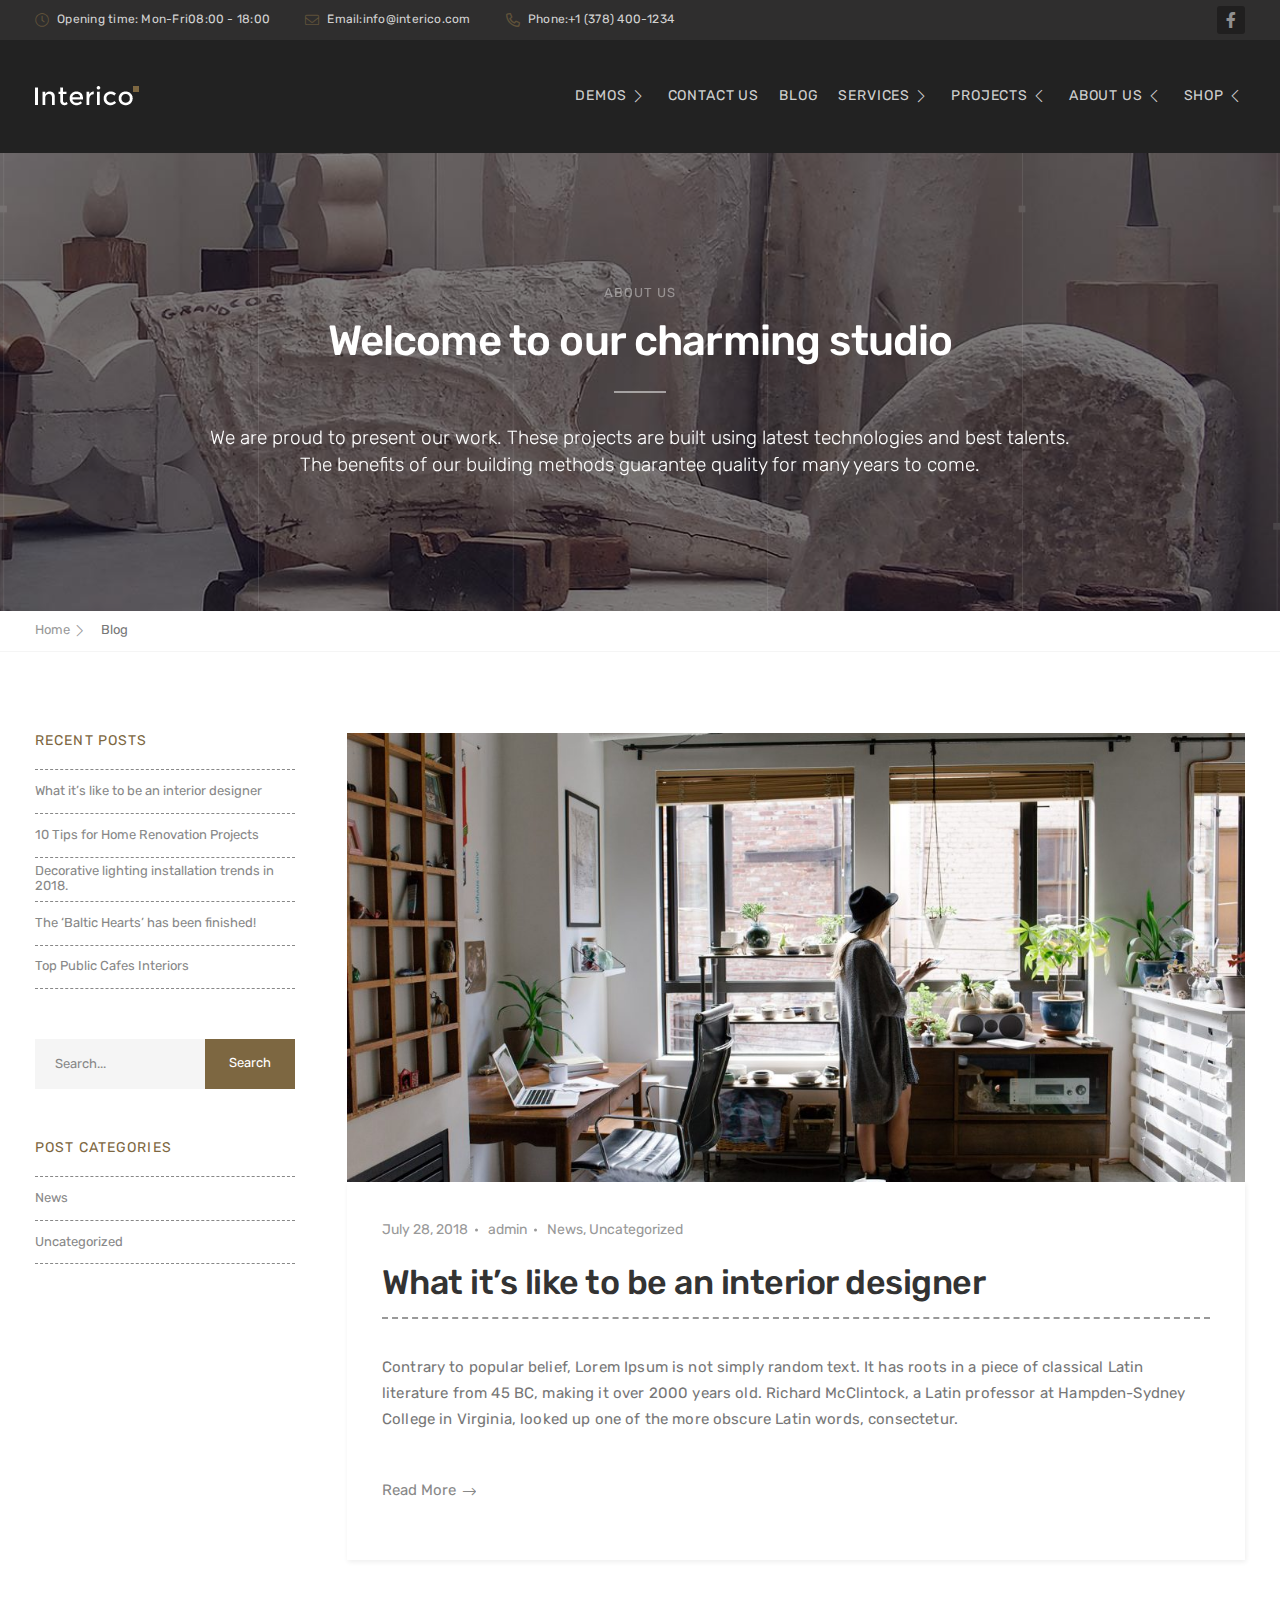
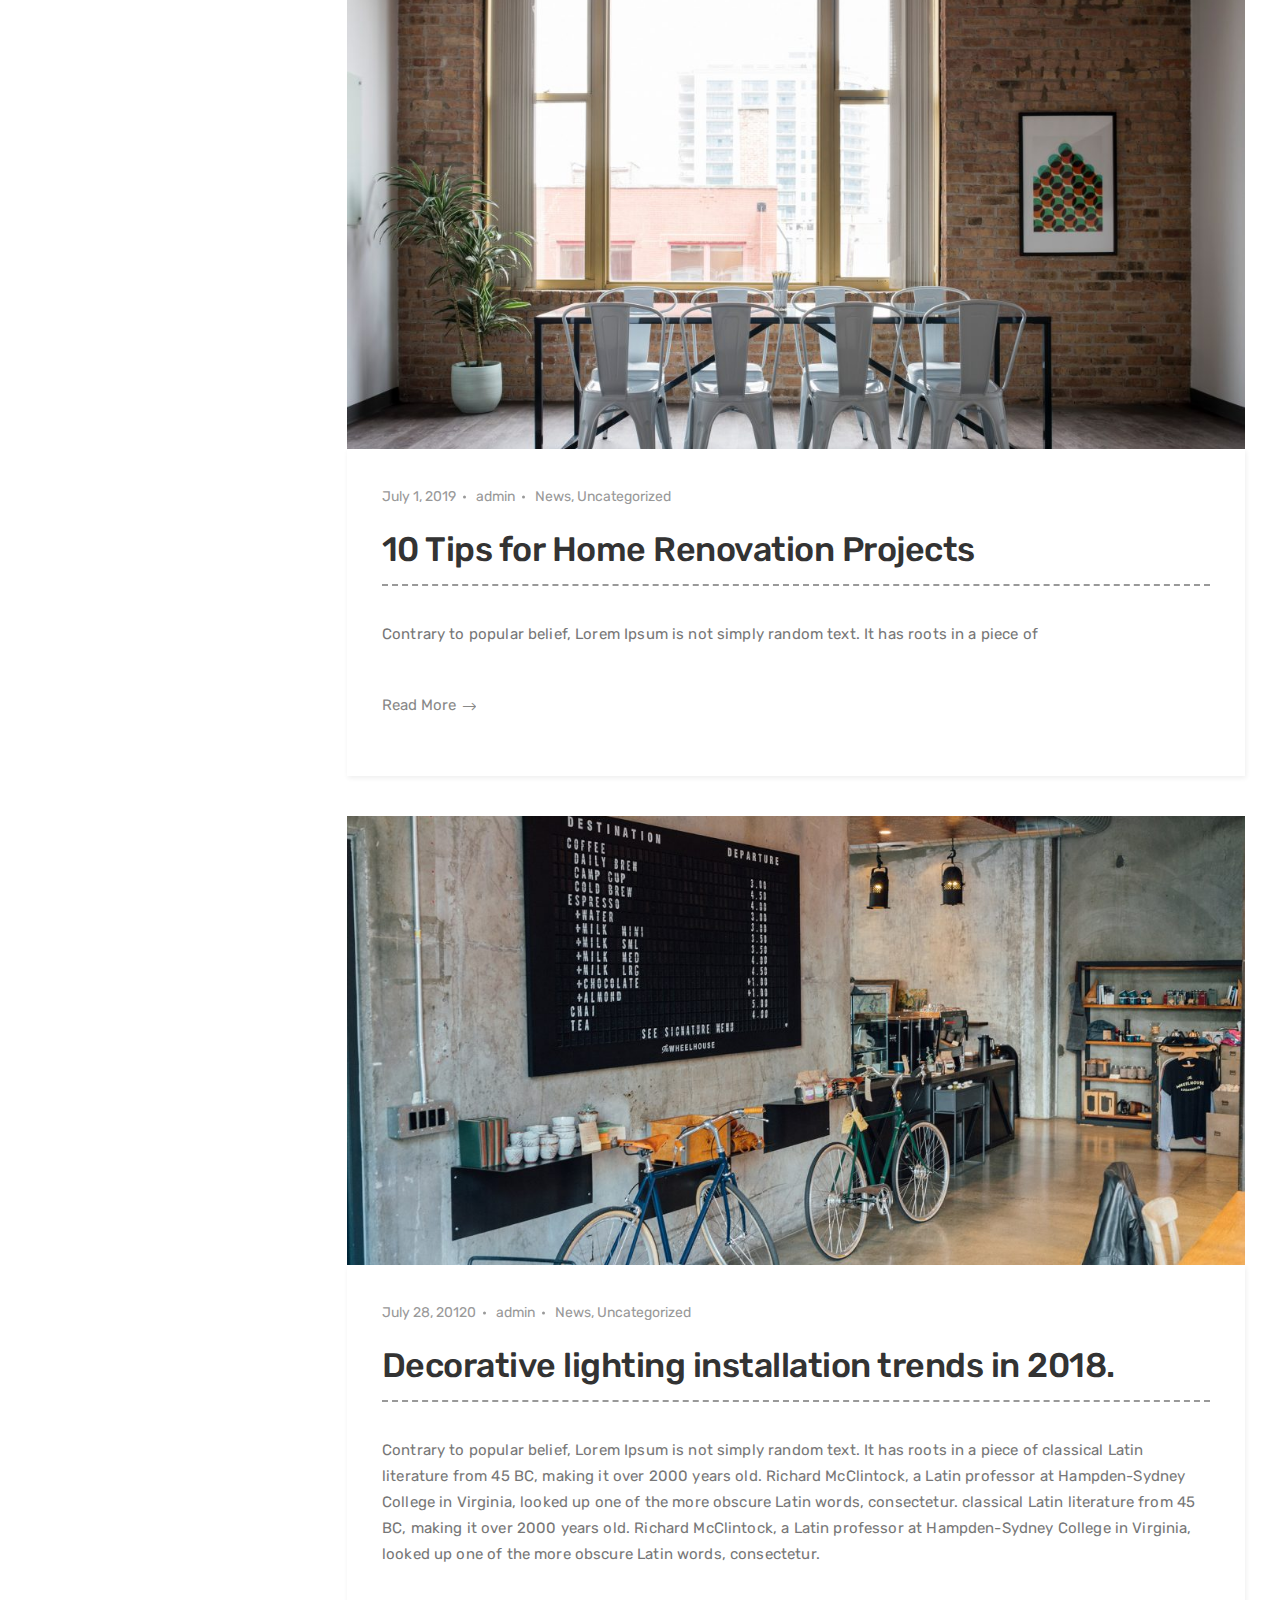
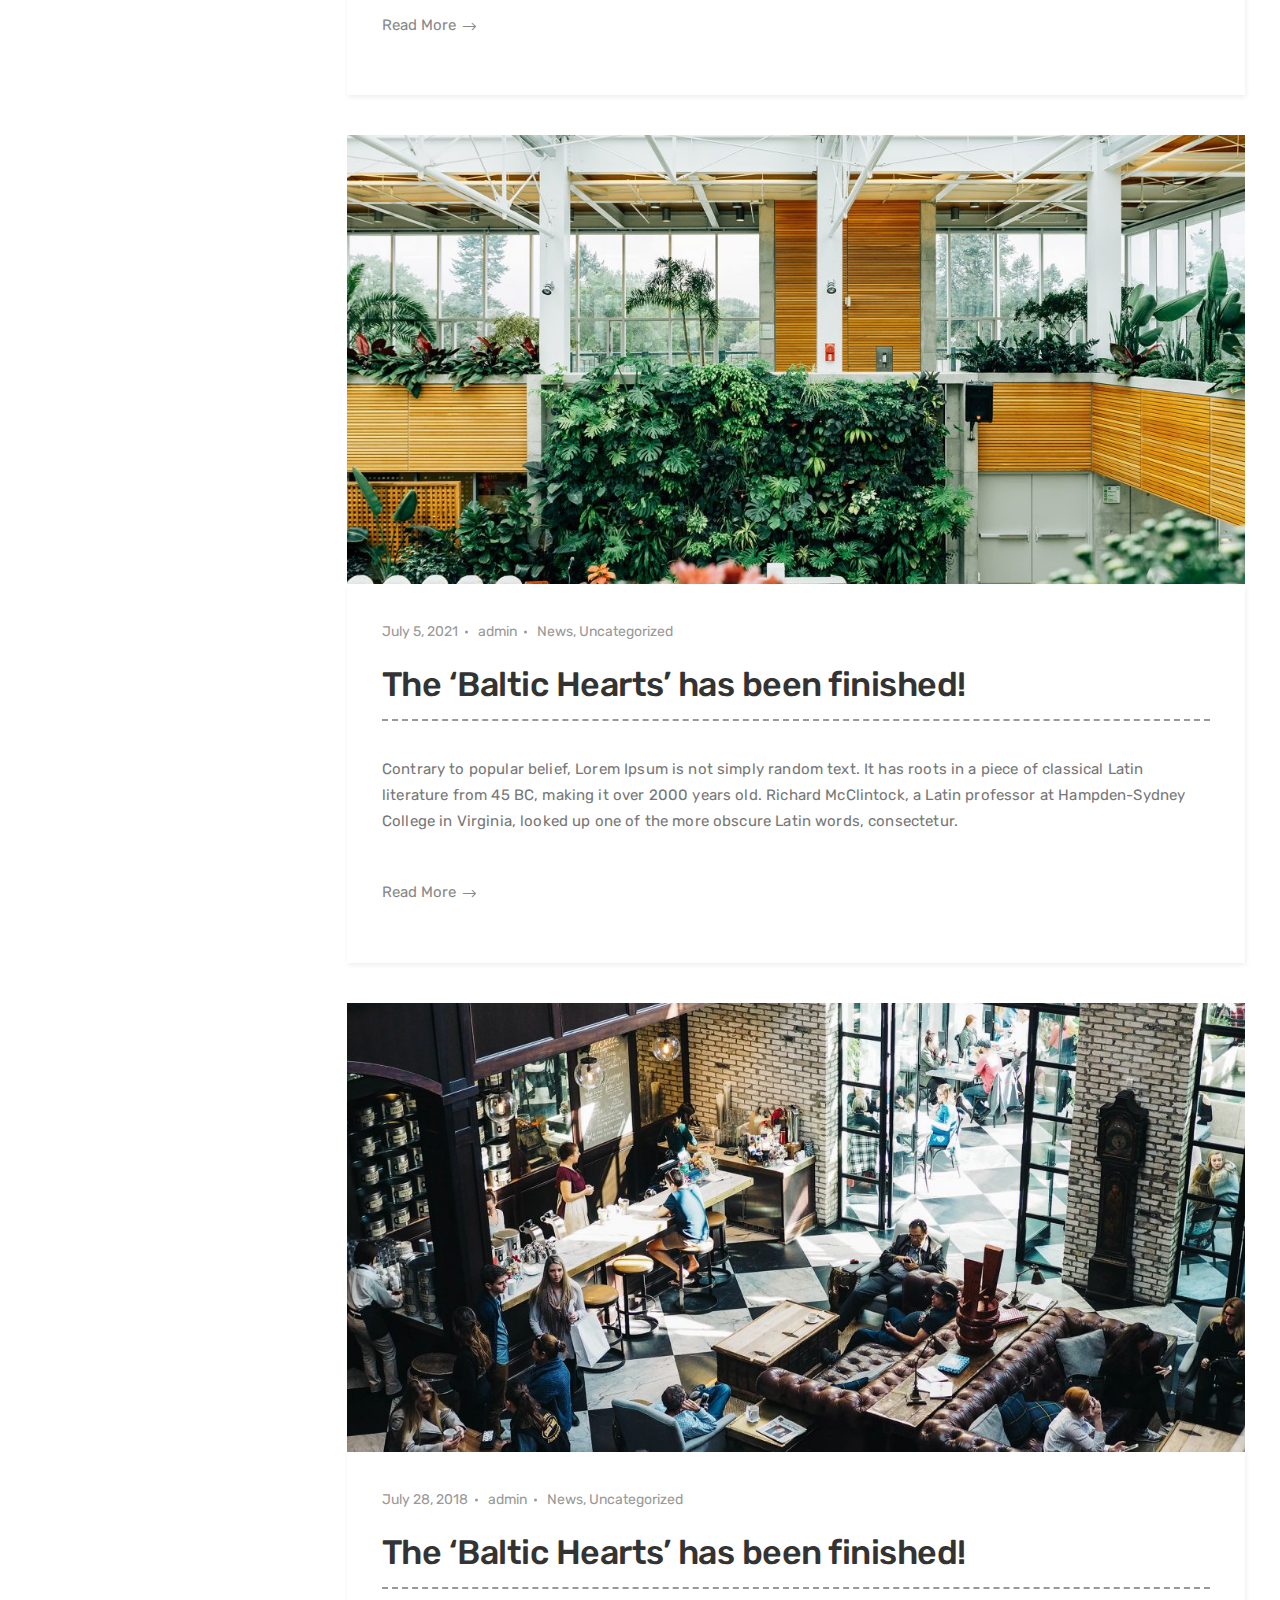
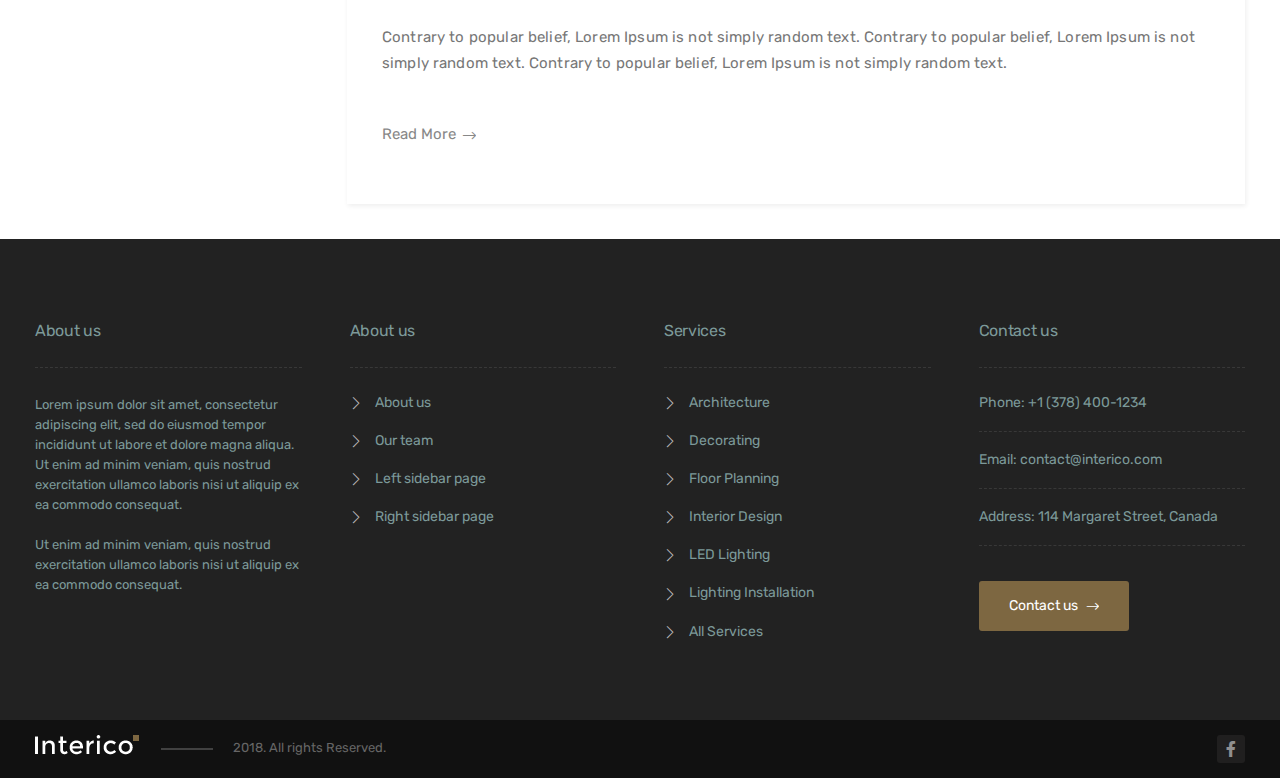
<file: blog.html>
<!DOCTYPE html>
<html lang="en">
<head>
	<title>Blog</title>
	<meta charset="UTF-8">
	<meta name="format-detection" content="telephone=no">
	<link rel="stylesheet" href="css/style.min.css">
	<link rel="shortcut icon" href="favicon.ico">
	<!-- <meta name="robots" content="noindex, nofollow"> -->
	<!-- <meta name="viewport" content="width=device-width, initial-scale=1.0, maximum-scale=1.0, user-scalable=0"> -->
	<meta name="viewport" content="width=device-width, initial-scale=1.0">
</head>

<body>
	<div class="wrapper">
		<header class="header">
	<div class="header__wrpapper">
		<div class="header__top top-header">
			<div class="top-header__container _container">
				<div class="top-header__items">
					<div class="top-header__links">
						<a data-da=".menu__body,600,first" href="#"
							class="top-header__link top-header__link--clock _icon-clock">
							<span>Opening time: Mon-Fri</span>
							08:00 - 18:00
						</a>
						<a href="mailto:info@interico.com " class="top-header__link _icon-email"> <span>Email:</span>
							info@interico.com </a>
						<a href="tel:+13784001234 " class="top-header__link top-header__link--phone _icon-phone">
							<span>Phone:</span> +1 (378)
							400-1234
						</a>
					</div>
					<a href="# " class="top-header__social _facebook-icon _icon-facebook"></a>
				</div>
			</div>
		</div>
		<div class="header__bottom bottom-header">
			<div class="bottom-header__container _container">
				<div class="bottom-header__items">
					<a href="#" class="bottom-header__logo">
						<img src="img/icons/logo.png" alt="logotype">
					</a>
					<div class="bottom-header__menu menu">
						<div class="menu__icon icon-menu">
							<span></span>
							<span></span>
							<span></span>
						</div>
						<nav class="menu__body">
							<ul data-spollers="992,max" class="menu__list">
								<li class="menu__item menu__item--drop-down">
									<a href="#" class="menu__link ">Demos</a>
									<button data-spoller class="menu__arrow _icon-chevrone"></button>
									<ul class="menu__sub-list">
										<li class="menu__sub-item">
											<a href="#" class="menu__sub-link">Demos - 1</a>
										</li>
										<li class="menu__sub-item menu__sub-item--drop-down">
											<a href="#" class="menu__sub-link">Demos - 2</a>
											<button data-spoller class="menu__sub-arrow _icon-chevrone"></button>
											<ul class="menu__sub-sub-list">
												<li class="menu__sub-sub-item">
													<a href="#" class="menu__sub-sub-link">Demos - 2.1</a>
												</li>
												<li class="menu__sub-sub-item">
													<a href="#" class="menu__sub-sub-link">Demos - 2.2</a>
												</li>
												<li class="menu__sub-sub-item">
													<a href="#" class="menu__sub-sub-link">Demos - 2.3</a>
												</li>
												<li class="menu__sub-sub-item">
													<a href="#" class="menu__sub-sub-link">Demos - 2.4</a>
												</li>
												<li class="menu__sub-sub-item">
													<a href="#" class="menu__sub-sub-link">Demos - 2.5</a>
												</li>
											</ul>
										</li>
										<li class="menu__sub-item menu__sub-item--drop-down">
											<a href="#" class="menu__sub-link">Demos - 3</a>
											<button data-spoller class="menu__sub-arrow _icon-chevrone"></button>
											<ul class="menu__sub-sub-list">
												<li class="menu__sub-sub-item">
													<a href="#" class="menu__sub-sub-link">Demos - 3.1</a>
												</li>
												<li class="menu__sub-sub-item">
													<a href="#" class="menu__sub-sub-link">Demos - 3.2</a>
												</li>
												<li class="menu__sub-sub-item">
													<a href="#" class="menu__sub-sub-link">Demos - 3.3</a>
												</li>
												<li class="menu__sub-sub-item">
													<a href="#" class="menu__sub-sub-link">Demos - 4.4</a>
												</li>
												<li class="menu__sub-sub-item">
													<a href="#" class="menu__sub-sub-link">Demos - 5.5</a>
												</li>
											</ul>
										</li>
										<li class="menu__sub-item">
											<a href="#" class="menu__sub-link">Demos - 4</a>
										</li>
										<li class="menu__sub-item">
											<a href="#" class="menu__sub-link">Demos - 5</a>
										</li>
									</ul>
								</li>
								<li class="menu__item">
									<a href="#" class="menu__link">Contact us</a>
								</li>
								<li class="menu__item">
									<a href="#" class="menu__link">Blog</a>
								</li>
								<li class="menu__item menu__item--drop-down">
									<a href="#" class="menu__link">Services</a>
									<button data-spoller class="menu__arrow _icon-chevrone"></button>
									<ul class="menu__sub-list">
										<li class="menu__sub-item">
											<a href="#" class="menu__sub-link">Services - 1</a>
										</li>
										<li class="menu__sub-item menu__sub-item--drop-down">
											<a href="#" class="menu__sub-link">Services - 2</a>
											<button data-spoller class="menu__sub-arrow _icon-chevrone"></button>
											<ul class="menu__sub-sub-list">
												<li class="menu__sub-sub-item">
													<a href="#" class="menu__sub-sub-link">Services - 2.1</a>
												</li>
												<li class="menu__sub-sub-item">
													<a href="#" class="menu__sub-sub-link">Services - 2.2</a>
												</li>
											</ul>
										</li>
										<li class="menu__sub-item menu__sub-item--drop-down">
											<a href="#" class="menu__sub-link">Services - 3</a>
											<button data-spoller class="menu__sub-arrow _icon-chevrone"></button>
											<ul class="menu__sub-sub-list">
												<li class="menu__sub-sub-item">
													<a href="#" class="menu__sub-sub-link">Services - 3.1</a>
												</li>
												<li class="menu__sub-sub-item">
													<a href="#" class="menu__sub-sub-link">Services - 3.2</a>
												</li>
												<li class="menu__sub-sub-item">
													<a href="#" class="menu__sub-sub-link">Services - 3.3</a>
												</li>
												<li class="menu__sub-sub-item">
													<a href="#" class="menu__sub-sub-link">Services - 4.4</a>
												</li>
												<li class="menu__sub-sub-item">
													<a href="#" class="menu__sub-sub-link">Services - 5.5</a>
												</li>
											</ul>
										</li>
										<li class="menu__sub-item">
											<a href="#" class="menu__sub-link">Services - 4</a>
										</li>
										<li class="menu__sub-item menu__sub-item--drop-down">
											<a href="#" class="menu__sub-link">Services - 5</a>
											<button data-spoller class="menu__sub-arrow _icon-chevrone"></button>
											<ul class="menu__sub-sub-list">
												<li class="menu__sub-sub-item">
													<a href="#" class="menu__sub-sub-link">Services - 5.1</a>
												</li>
												<li class="menu__sub-sub-item">
													<a href="#" class="menu__sub-sub-link">Services - 5.2</a>
												</li>
												<li class="menu__sub-sub-item">
													<a href="#" class="menu__sub-sub-link">Services - 5.3</a>
												</li>
												<li class="menu__sub-sub-item">
													<a href="#" class="menu__sub-sub-link">Services - 5.4</a>
												</li>
												<li class="menu__sub-sub-item">
													<a href="#" class="menu__sub-sub-link">Services - 5.5</a>
												</li>
												<li class="menu__sub-sub-item">
													<a href="#" class="menu__sub-sub-link">Services - 5.6</a>
												</li>
												<li class="menu__sub-sub-item">
													<a href="#" class="menu__sub-sub-link">Services - 5.7</a>
												</li>
												<li class="menu__sub-sub-item">
													<a href="#" class="menu__sub-sub-link">Services - 5.8</a>
												</li>
											</ul>
										</li>
										<li class="menu__sub-item menu__sub-item--drop-down">
											<a href="#" class="menu__sub-link">Services - 6</a>
											<button data-spoller class="menu__sub-arrow _icon-chevrone"></button>
											<ul class="menu__sub-sub-list">
												<li class="menu__sub-sub-item">
													<a href="#" class="menu__sub-sub-link">Services - 6.1</a>
												</li>
												<li class="menu__sub-sub-item">
													<a href="#" class="menu__sub-sub-link">Services - 6.2</a>
												</li>
												<li class="menu__sub-sub-item">
													<a href="#" class="menu__sub-sub-link">Services - 6.3</a>
												</li>
												<li class="menu__sub-sub-item">
													<a href="#" class="menu__sub-sub-link">Services - 6.4</a>
												</li>
												<li class="menu__sub-sub-item">
													<a href="#" class="menu__sub-sub-link">Services - 6.5</a>
												</li>
												<li class="menu__sub-sub-item">
													<a href="#" class="menu__sub-sub-link">Services - 6.5</a>
												</li>
											</ul>
										</li>
									</ul>
								</li>
								<li class="menu__item menu__item--drop-down">
									<a href="#" class="menu__link">Projects</a>
									<button data-spoller class="menu__arrow _icon-chevrone"></button>
									<ul class="menu__sub-list">
										<li class="menu__sub-item">
											<a href="#" class="menu__sub-link">Projects - 1</a>
										</li>
										<li class="menu__sub-item">
											<a href="#" class="menu__sub-link">Projects - 2</a>
										</li>
										<li class="menu__sub-item menu__sub-item--drop-down">
											<a href="#" class="menu__sub-link">Services - 3</a>
											<button data-spoller class="menu__sub-arrow _icon-chevrone"></button>
											<ul class="menu__sub-sub-list">
												<li class="menu__sub-sub-item">
													<a href="#" class="menu__sub-sub-link">Services - 3.1</a>
												</li>
												<li class="menu__sub-sub-item">
													<a href="#" class="menu__sub-sub-link">Services - 3.2</a>
												</li>
												<li class="menu__sub-sub-item">
													<a href="#" class="menu__sub-sub-link">Services - 3.3</a>
												</li>
											</ul>
										</li>
									</ul>
								</li>
								<li class="menu__item menu__item--drop-down">
									<a href="#" class="menu__link">About us</a>
									<button data-spoller class="menu__arrow _icon-chevrone"></button>
									<ul class="menu__sub-list">
										<li class="menu__sub-item menu__sub-item--drop-down">
											<a href="#" class="menu__sub-link">About us - 1</a>
											<button data-spoller class="menu__sub-arrow _icon-chevrone"></button>
											<ul class="menu__sub-sub-list">
												<li class="menu__sub-sub-item">
													<a href="#" class="menu__sub-sub-link">About us - 1.1</a>
												</li>
											</ul>
										</li>
										<li class="menu__sub-item menu__sub-item--drop-down">
											<a href="#" class="menu__sub-link">About us - 2</a>
											<button data-spoller class="menu__sub-arrow _icon-chevrone"></button>
											<ul class="menu__sub-sub-list">
												<li class="menu__sub-sub-item">
													<a href="#" class="menu__sub-sub-link">About us - 2.1</a>
												</li>
												<li class="menu__sub-sub-item">
													<a href="#" class="menu__sub-sub-link">About us - 2.2</a>
												</li>
											</ul>
										</li>
										<li class="menu__sub-item menu__sub-item--drop-down">
											<a href="#" class="menu__sub-link">About us - 3</a>
											<button data-spoller class="menu__sub-arrow _icon-chevrone"></button>
											<ul class="menu__sub-sub-list">
												<li class="menu__sub-sub-item">
													<a href="#" class="menu__sub-sub-link">About us - 3.1</a>
												</li>
												<li class="menu__sub-sub-item">
													<a href="#" class="menu__sub-sub-link">About us - 3.2</a>
												</li>
												<li class="menu__sub-sub-item">
													<a href="#" class="menu__sub-sub-link">About us - 3.3</a>
												</li>
											</ul>
										</li>
										<li class="menu__sub-item menu__sub-item--drop-down">
											<a href="#" class="menu__sub-link">About us - 4</a>
											<button data-spoller class="menu__sub-arrow _icon-chevrone"></button>
											<ul class="menu__sub-sub-list">
												<li class="menu__sub-sub-item">
													<a href="#" class="menu__sub-sub-link">About us - 4.1</a>
												</li>
												<li class="menu__sub-sub-item">
													<a href="#" class="menu__sub-sub-link">About us - 4.2</a>
												</li>
												<li class="menu__sub-sub-item">
													<a href="#" class="menu__sub-sub-link">About us - 4.3</a>
												</li>
												<li class="menu__sub-sub-item">
													<a href="#" class="menu__sub-sub-link">About us - 4.4</a>
												</li>
											</ul>
										</li>
										<li class="menu__sub-item menu__sub-item--drop-down">
											<a href="#" class="menu__sub-link">About us - 5</a>
											<button data-spoller class="menu__sub-arrow _icon-chevrone"></button>
											<ul class="menu__sub-sub-list">
												<li class="menu__sub-sub-item">
													<a href="#" class="menu__sub-sub-link">About us - 5.1</a>
												</li>
												<li class="menu__sub-sub-item">
													<a href="#" class="menu__sub-sub-link">About us - 5.2</a>
												</li>
												<li class="menu__sub-sub-item">
													<a href="#" class="menu__sub-sub-link">About us - 5.3</a>
												</li>
												<li class="menu__sub-sub-item">
													<a href="#" class="menu__sub-sub-link">About us - 5.4</a>
												</li>
												<li class="menu__sub-sub-item">
													<a href="#" class="menu__sub-sub-link">About us - 5.5</a>
												</li>
											</ul>
										</li>
										<li class="menu__sub-item menu__sub-item--drop-down">
											<a href="#" class="menu__sub-link">About us - 6</a>
											<button data-spoller class="menu__sub-arrow _icon-chevrone"></button>
											<ul class="menu__sub-sub-list">
												<li class="menu__sub-sub-item">
													<a href="#" class="menu__sub-sub-link">About us - 6.1</a>
												</li>
												<li class="menu__sub-sub-item">
													<a href="#" class="menu__sub-sub-link">About us - 6.2</a>
												</li>
												<li class="menu__sub-sub-item">
													<a href="#" class="menu__sub-sub-link">About us - 6.3</a>
												</li>
												<li class="menu__sub-sub-item">
													<a href="#" class="menu__sub-sub-link">About us - 6.4</a>
												</li>
												<li class="menu__sub-sub-item">
													<a href="#" class="menu__sub-sub-link">About us - 6.5</a>
												</li>
												<li class="menu__sub-sub-item">
													<a href="#" class="menu__sub-sub-link">About us - 6.6</a>
												</li>
											</ul>
										</li>
										<li class="menu__sub-item menu__sub-item--drop-down">
											<a href="#" class="menu__sub-link">About us - 7</a>
											<button data-spoller class="menu__sub-arrow _icon-chevrone"></button>
											<ul class="menu__sub-sub-list">
												<li class="menu__sub-sub-item">
													<a href="#" class="menu__sub-sub-link">About us - 7.1</a>
												</li>
												<li class="menu__sub-sub-item">
													<a href="#" class="menu__sub-sub-link">About us - 7.2</a>
												</li>
												<li class="menu__sub-sub-item">
													<a href="#" class="menu__sub-sub-link">About us - 7.3</a>
												</li>
												<li class="menu__sub-sub-item">
													<a href="#" class="menu__sub-sub-link">About us - 7.4</a>
												</li>
												<li class="menu__sub-sub-item">
													<a href="#" class="menu__sub-sub-link">About us - 7.5</a>
												</li>
												<li class="menu__sub-sub-item">
													<a href="#" class="menu__sub-sub-link">About us - 7.6</a>
												</li>
												<li class="menu__sub-sub-item">
													<a href="#" class="menu__sub-sub-link">About us - 7.7</a>
												</li>
											</ul>
										</li>
										<li class="menu__sub-item menu__sub-item--drop-down">
											<a href="#" class="menu__sub-link">About us - 8</a>
											<button data-spoller class="menu__sub-arrow _icon-chevrone"></button>
											<ul class="menu__sub-sub-list">
												<li class="menu__sub-sub-item">
													<a href="#" class="menu__sub-sub-link">About us - 8.1</a>
												</li>
												<li class="menu__sub-sub-item">
													<a href="#" class="menu__sub-sub-link">About us - 8.2</a>
												</li>
												<li class="menu__sub-sub-item">
													<a href="#" class="menu__sub-sub-link">About us - 8.3</a>
												</li>
												<li class="menu__sub-sub-item">
													<a href="#" class="menu__sub-sub-link">About us - 8.4</a>
												</li>
												<li class="menu__sub-sub-item">
													<a href="#" class="menu__sub-sub-link">About us - 8.5</a>
												</li>
												<li class="menu__sub-sub-item">
													<a href="#" class="menu__sub-sub-link">About us - 8.6</a>
												</li>
												<li class="menu__sub-sub-item">
													<a href="#" class="menu__sub-sub-link">About us - 8.7</a>
												</li>
												<li class="menu__sub-sub-item">
													<a href="#" class="menu__sub-sub-link">About us - 8.8</a>
												</li>
											</ul>
										</li>
									</ul>
								</li>
								<li class="menu__item menu__item--drop-down">
									<a href="#" class="menu__link">Shop</a>
									<button data-spoller class="menu__arrow _icon-chevrone"></button>
									<ul class="menu__sub-list">
										<li class="menu__sub-item">
											<a href="#" class="menu__sub-link">Shop - 1</a>
										</li>
										<li class="menu__sub-item menu__sub-item--drop-down">
											<a href="#" class="menu__sub-link">Shop - 2</a>
											<button data-spoller class="menu__sub-arrow _icon-chevrone"></button>
											<ul class="menu__sub-sub-list">
												<li class="menu__sub-sub-item">
													<a href="#" class="menu__sub-sub-link">Shop - 2.1</a>
												</li>
												<li class="menu__sub-sub-item">
													<a href="#" class="menu__sub-sub-link">Shop - 2.2</a>
												</li>
												<li class="menu__sub-sub-item">
													<a href="#" class="menu__sub-sub-link">Shop - 2.3</a>
												</li>
												<li class="menu__sub-sub-item">
													<a href="#" class="menu__sub-sub-link">Shop - 2.4</a>
												</li>
												<li class="menu__sub-sub-item">
													<a href="#" class="menu__sub-sub-link">Shop - 2.5</a>
												</li>
											</ul>
										</li>
										<li class="menu__sub-item menu__sub-item--drop-down">
											<a href="#" class="menu__sub-link">Shop - 3</a>
											<button data-spoller class="menu__sub-arrow _icon-chevrone"></button>
											<ul class="menu__sub-sub-list">
												<li class="menu__sub-sub-item">
													<a href="#" class="menu__sub-sub-link">Shop - 3.1</a>
												</li>
												<li class="menu__sub-sub-item">
													<a href="#" class="menu__sub-sub-link">Shop - 3.2</a>
												</li>
												<li class="menu__sub-sub-item">
													<a href="#" class="menu__sub-sub-link">Shop - 3.3</a>
												</li>
												<li class="menu__sub-sub-item">
													<a href="#" class="menu__sub-sub-link">Shop - 4.4</a>
												</li>
												<li class="menu__sub-sub-item">
													<a href="#" class="menu__sub-sub-link">Shop - 5.5</a>
												</li>
											</ul>
										</li>
										<li class="menu__sub-item">
											<a href="#" class="menu__sub-link">Shop - 4</a>
										</li>
										<li class="menu__sub-item">
											<a href="#" class="menu__sub-link">Shop - 5</a>
										</li>
									</ul>
								</li>
							</ul>
						</nav>
					</div>
				</div>
			</div>
		</div>
	</div>
</header>
		<main class="page">

			<section class="page__welcome welcome">
				<div class="welcome__decro _ibg">
					<img src="img/home-silder/04.png" alt="home-silder 04">
				</div>
				<div class="welcome__background _ibg">
					<img src="img/welcome/01.jpg" alt="welcome 01">
				</div>
				<div class="welcome__container _container">
					<div class="welcome__body">
						<div class="welcome__label">About us</div>
						<h3 class="welcome__title welcome__title--line">Welcome to our charming studio</h3>
						<div class="welcome__text">
							We are proud to present our work. These projects are built using latest technologies and best
							talents. The benefits of our building methods guarantee quality for many years to come.
						</div>
					</div>
				</div>
			</section>

			<div class="page__navigation navigation">
				<div class="navigation__container _container">
					<div class="navigation__list">
						<a href="#" class="navigation__link _icon-chevrone">Home</a>
						<a href="#" class="navigation__link _icon-chevrone _active">Blog</a>
					</div>
				</div>
			</div>

			<div class="page__blog blog">
				<div class="blog__container _container">
					<div class="blog__inner">
						<aside class="blog__aside aside">
							<div class="aside__item">
								<div class="aside__title">Recent posts</div>
								<a href="#" class="aside__link">What it’s like to be an interior designer</a>
								<a href="#" class="aside__link">10 Tips for Home Renovation Projects</a>
								<a href="#" class="aside__link">Decorative lighting installation trends in 2018.</a>
								<a href="#" class="aside__link">The ‘Baltic Hearts’ has been finished!</a>
								<a href="#" class="aside__link">Top Public Cafes Interiors</a>
							</div>
							<form action="#" class="aside__form">
								<input autocomplete="off" type="text" name="form[]" data-value="Search..." class="input _req">
								<button type="submit" class="aside__search">Search</button>
							</form>
							<div class="aside__item">
								<div class="aside__title">Post Categories</div>
								<a href="#" class="aside__link">News</a>
								<a href="#" class="aside__link">Uncategorized</a>
							</div>
						</aside>
						<div class="blog__body">
							<div class="blog__item">
								<a href="#" class="blog__image _ibg">
									<div class="blog__hover"></div>
									<img src="img/blog/01.jpg" alt="blog 01">
								</a>
								<div class="blog__box">
									<div class="blog__top">
										<a href="#" class="blog__link">July 28, 2018</a>
										<a href="#" class="blog__link">admin</a>
										<a href="#" class="blog__link">News, Uncategorized</a>
									</div>
									<a href="#" class="blog__title">What it’s like to be an interior designer</a>
									<div class="blog__text">
										Contrary to popular belief, Lorem Ipsum is not simply random text. It has roots in a piece
										of
										classical Latin literature from 45 BC, making it over 2000 years old. Richard McClintock,
										a
										Latin professor at Hampden-Sydney College in Virginia, looked up one of the more obscure
										Latin
										words, consectetur.
									</div>
									<a href="#" class="blog__btn _icon-arrow">Read More</a>
								</div>
							</div>
							<div class="blog__item">
								<a href="#" class="blog__image _ibg">
									<div class="blog__hover"></div>
									<img src="img/blog/02.jpg" alt="blog 02">
								</a>
								<div class="blog__box">
									<div class="blog__top">
										<a href="#" class="blog__link">July 1, 2019</a>
										<a href="#" class="blog__link">admin</a>
										<a href="#" class="blog__link">News, Uncategorized</a>
									</div>
									<a href="#" class="blog__title">10 Tips for Home Renovation Projects</a>
									<div class="blog__text">
										Contrary to popular belief, Lorem Ipsum is not simply random text. It has roots in a piece
										of
									</div>
									<a href="#" class="blog__btn _icon-arrow">Read More</a>
								</div>
							</div>
							<div class="blog__item">
								<a href="#" class="blog__image _ibg">
									<div class="blog__hover"></div>
									<img src="img/blog/03.jpg" alt="blog 03">
								</a>
								<div class="blog__box">
									<div class="blog__top">
										<a href="#" class="blog__link">July 28, 20120</a>
										<a href="#" class="blog__link">admin</a>
										<a href="#" class="blog__link">News, Uncategorized</a>
									</div>
									<a href="#" class="blog__title">Decorative lighting installation trends in 2018.</a>
									<div class="blog__text">
										Contrary to popular belief, Lorem Ipsum is not simply random text. It has roots in a piece
										of
										classical Latin literature from 45 BC, making it over 2000 years old. Richard McClintock,
										a
										Latin professor at Hampden-Sydney College in Virginia, looked up one of the more obscure
										Latin
										words, consectetur.
										classical Latin literature from 45 BC, making it over 2000 years old. Richard McClintock,
										a
										Latin professor at Hampden-Sydney College in Virginia, looked up one of the more obscure
										Latin
										words, consectetur.
									</div>
									<a href="#" class="blog__btn _icon-arrow">Read More</a>
								</div>
							</div>
							<div class="blog__item">
								<a href="#" class="blog__image _ibg">
									<div class="blog__hover"></div>
									<img src="img/blog/04.jpg" alt="blog 04">
								</a>
								<div class="blog__box">
									<div class="blog__top">
										<a href="#" class="blog__link">July 5, 2021</a>
										<a href="#" class="blog__link">admin</a>
										<a href="#" class="blog__link">News, Uncategorized</a>
									</div>
									<a href="#" class="blog__title">The ‘Baltic Hearts’ has been finished!</a>
									<div class="blog__text">
										Contrary to popular belief, Lorem Ipsum is not simply random text. It has roots in a piece
										of
										classical Latin literature from 45 BC, making it over 2000 years old. Richard McClintock,
										a
										Latin professor at Hampden-Sydney College in Virginia, looked up one of the more obscure
										Latin
										words, consectetur.
									</div>
									<a href="#" class="blog__btn _icon-arrow">Read More</a>
								</div>
							</div>
							<div class="blog__item">
								<a href="#" class="blog__image _ibg">
									<div class="blog__hover"></div>
									<img src="img/blog/05.jpg" alt="blog 05">
								</a>
								<div class="blog__box">
									<div class="blog__top">
										<a href="#" class="blog__link">July 28, 2018</a>
										<a href="#" class="blog__link">admin</a>
										<a href="#" class="blog__link">News, Uncategorized</a>
									</div>
									<a href="#" class="blog__title">The ‘Baltic Hearts’ has been finished!</a>
									<div class="blog__text">
										Contrary to popular belief, Lorem Ipsum is not simply random text.
										Contrary to popular belief, Lorem Ipsum is not simply random text.
										Contrary to popular belief, Lorem Ipsum is not simply random text.
									</div>
									<a href="#" class="blog__btn _icon-arrow">Read More</a>
								</div>
							</div>





						</div>
					</div>
				</div>
			</div>




		</main>
		<footer class="footer">
	<div class="footer__top top-footer">
		<div class="top-footer__container _container">
			<div class="top-footer__items">
				<div class="top-footer__column top-footer__column--about">
					<div class="top-footer__item">
						<div class="top-footer__title">About us</div>
						<div class="top-footer__text">
							<p>
								Lorem ipsum dolor sit amet, consectetur adipiscing elit, sed do eiusmod tempor incididunt ut
								labore et dolore magna aliqua. Ut enim ad minim veniam, quis nostrud exercitation ullamco
								laboris nisi ut aliquip ex ea commodo consequat.
							</p>
							<p>
								Ut enim ad minim veniam, quis nostrud exercitation ullamco laboris nisi ut aliquip ex ea commodo
								consequat.
							</p>
						</div>
					</div>
				</div>
				<div class="top-footer__column top-footer__column--spoller">
					<div class="top-footer__item">
						<div class="top-footer__title">About us</div>
						<ul data-spollers class="top-footer__list">
							<li>
								<a href="#" class="top-footer__link">About us</a>
								<button data-spoller class="top-footer__arrow _icon-chevrone"></button>
								<ul class="top-footer__sub-list">
									<li><a href="#" class="top-footer__sub-link">About us 1</a></li>
								</ul>
							</li>
							<li>
								<a href="#" class="top-footer__link">Our team</a>
								<button data-spoller class="top-footer__arrow _icon-chevrone"></button>
								<ul class="top-footer__sub-list">
									<li><a href="#" class="top-footer__sub-link">Our team 1</a></li>
									<li><a href="#" class="top-footer__sub-link">Our team 2</a></li>
								</ul>
							</li>
							<li>
								<a href="#" class="top-footer__link">Left sidebar page</a>
								<button data-spoller class="top-footer__arrow _icon-chevrone"></button>
								<ul class="top-footer__sub-list">
									<li><a href="#" class="top-footer__sub-link">Left sidebar page 1</a></li>
									<li><a href="#" class="top-footer__sub-link">Left sidebar page 2</a></li>
									<li><a href="#" class="top-footer__sub-link">Left sidebar page 3</a></li>
								</ul>
							</li>
							<li>
								<a href="#" class="top-footer__link">Right sidebar page</a>
								<button data-spoller class="top-footer__arrow _icon-chevrone"></button>
								<ul class="top-footer__sub-list">
									<li><a href="#" class="top-footer__sub-link">Right sidebar page 1</a></li>
									<li><a href="#" class="top-footer__sub-link">Right sidebar page 2</a></li>
									<li><a href="#" class="top-footer__sub-link">Right sidebar page 3</a></li>
									<li><a href="#" class="top-footer__sub-link">Right sidebar page 4</a></li>
								</ul>
							</li>
						</ul>
					</div>
				</div>
				<div class="top-footer__column top-footer__column--spoller">
					<div class="top-footer__item">
						<div class="top-footer__title">Services</div>
						<ul data-spollers class="top-footer__list">
							<li>
								<a href="#" class="top-footer__link">Architecture</a>
								<button data-spoller class="top-footer__arrow _icon-chevrone"></button>
								<ul class="top-footer__sub-list">
									<li><a href="#" class="top-footer__sub-link">Architecture 1</a></li>
								</ul>
							</li>
							<li>
								<a href="#" class="top-footer__link">Decorating</a>
								<button data-spoller class="top-footer__arrow _icon-chevrone"></button>
								<ul class="top-footer__sub-list">
									<li><a href="#" class="top-footer__sub-link">Decorating 1</a></li>
									<li><a href="#" class="top-footer__sub-link">Decorating 2</a></li>
								</ul>
							</li>
							<li>
								<a href="#" class="top-footer__link">Floor Planning</a>
								<button data-spoller class="top-footer__arrow _icon-chevrone"></button>
								<ul class="top-footer__sub-list">
									<li><a href="#" class="top-footer__sub-link">Floor Planning 1</a></li>
									<li><a href="#" class="top-footer__sub-link">Floor Planning 2</a></li>
									<li><a href="#" class="top-footer__sub-link">Floor Planning 3</a></li>
								</ul>
							</li>
							<li>
								<a href="#" class="top-footer__link">Interior Design</a>
								<button data-spoller class="top-footer__arrow _icon-chevrone"></button>
								<ul class="top-footer__sub-list">
									<li><a href="#" class="top-footer__sub-link">Interior Design 1</a></li>
									<li><a href="#" class="top-footer__sub-link">Interior Design 2</a></li>
									<li><a href="#" class="top-footer__sub-link">Interior Design 3</a></li>
									<li><a href="#" class="top-footer__sub-link">Interior Design 4</a></li>
								</ul>
							</li>
							<li>
								<a href="#" class="top-footer__link">LED Lighting</a>
								<button data-spoller class="top-footer__arrow _icon-chevrone"></button>
								<ul class="top-footer__sub-list">
									<li><a href="#" class="top-footer__sub-link">LED Lighting 1</a></li>
									<li><a href="#" class="top-footer__sub-link">LED Lighting 2</a></li>
									<li><a href="#" class="top-footer__sub-link">LED Lighting 3</a></li>
									<li><a href="#" class="top-footer__sub-link">LED Lighting 4</a></li>
									<li><a href="#" class="top-footer__sub-link">LED Lighting 5</a></li>
								</ul>
							</li>
							<li>
								<a href="#" class="top-footer__link">Lighting Installation</a>
								<button data-spoller class="top-footer__arrow _icon-chevrone"></button>
								<ul class="top-footer__sub-list">
									<li><a href="#" class="top-footer__sub-link">Lighting Installation 1</a></li>
									<li><a href="#" class="top-footer__sub-link">Lighting Installation 2</a></li>
									<li><a href="#" class="top-footer__sub-link">Lighting Installation 3</a></li>
									<li><a href="#" class="top-footer__sub-link">Lighting Installation 4</a></li>
									<li><a href="#" class="top-footer__sub-link">Lighting Installation 5</a></li>
									<li><a href="#" class="top-footer__sub-link">Lighting Installation 6</a></li>
								</ul>
							</li>
							<li>
								<a href="#" class="top-footer__link">All Services</a>
								<button data-spoller class="top-footer__arrow _icon-chevrone"></button>
								<ul class="top-footer__sub-list">
									<li><a href="#" class="top-footer__sub-link">All Services 1</a></li>
									<li><a href="#" class="top-footer__sub-link">All Services 2</a></li>
									<li><a href="#" class="top-footer__sub-link">All Services 3</a></li>
									<li><a href="#" class="top-footer__sub-link">All Services 4</a></li>
									<li><a href="#" class="top-footer__sub-link">All Services 5</a></li>
									<li><a href="#" class="top-footer__sub-link">All Services 6</a></li>
									<li><a href="#" class="top-footer__sub-link">All Services 7</a></li>
								</ul>
							</li>
						</ul>
					</div>
				</div>
				<div class="top-footer__column top-footer__column--contact">
					<div class="top-footer__item">
						<div class="top-footer__title">Contact us</div>
						<div class="top-footer__box">
							<a href="tel:+13784001234" class="top-footer__contact">Phone: +1 (378) 400-1234</a>
							<a href="mailto:contact@interico.com" class="top-footer__contact">Email: contact@interico.com</a>
							<a href="#" class="top-footer__contact">Address: 114 Margaret Street, Canada </a>
							<a href="#" class="top-footer__button _btn-brown _icon-arrow">Contact us</a>
						</div>
					</div>
				</div>
			</div>
		</div>
	</div>
	<div class="footer__bottom bottom-footer">
		<div class="bottom-footer__container _container">
			<div class="bottom-footer__items">
				<div class="bottom-footer__copy">
					<a href="#" class="bottom-footer__logo">
						<img src="img/icons/logo.png" alt="logotype">
					</a>
					<a href="#" class="bottom-footer__text">2018. All rights Reserved.</a>
				</div>
				<a href="#" class="bottom-footer__social _facebook-icon _icon-facebook"></a>
			</div>
		</div>
	</div>
</footer>
	</div>
	<div class="popup popup_popup">
	<div class="popup__content">
		<div class="popup__body">
			<div class="popup__close"></div>
		</div>
	</div>
</div>
<div class="popup popup_massagename-message">
	<div class="popup__content">
		<div class="popup__body">
			<div class="popup__close"></div>
		</div>
	</div>
</div>
<div class="popup popup_video">
	<div class="popup__content">
		<div class="popup__body">
			<div class="popup__close popup__close_video"></div>
			<div class="popup__video _video"></div>
		</div>
	</div>
</div>

	<script src="js/vendors.min.js"></script>
<script src="js/app.min.js"></script>
</body>

</html>
</file>
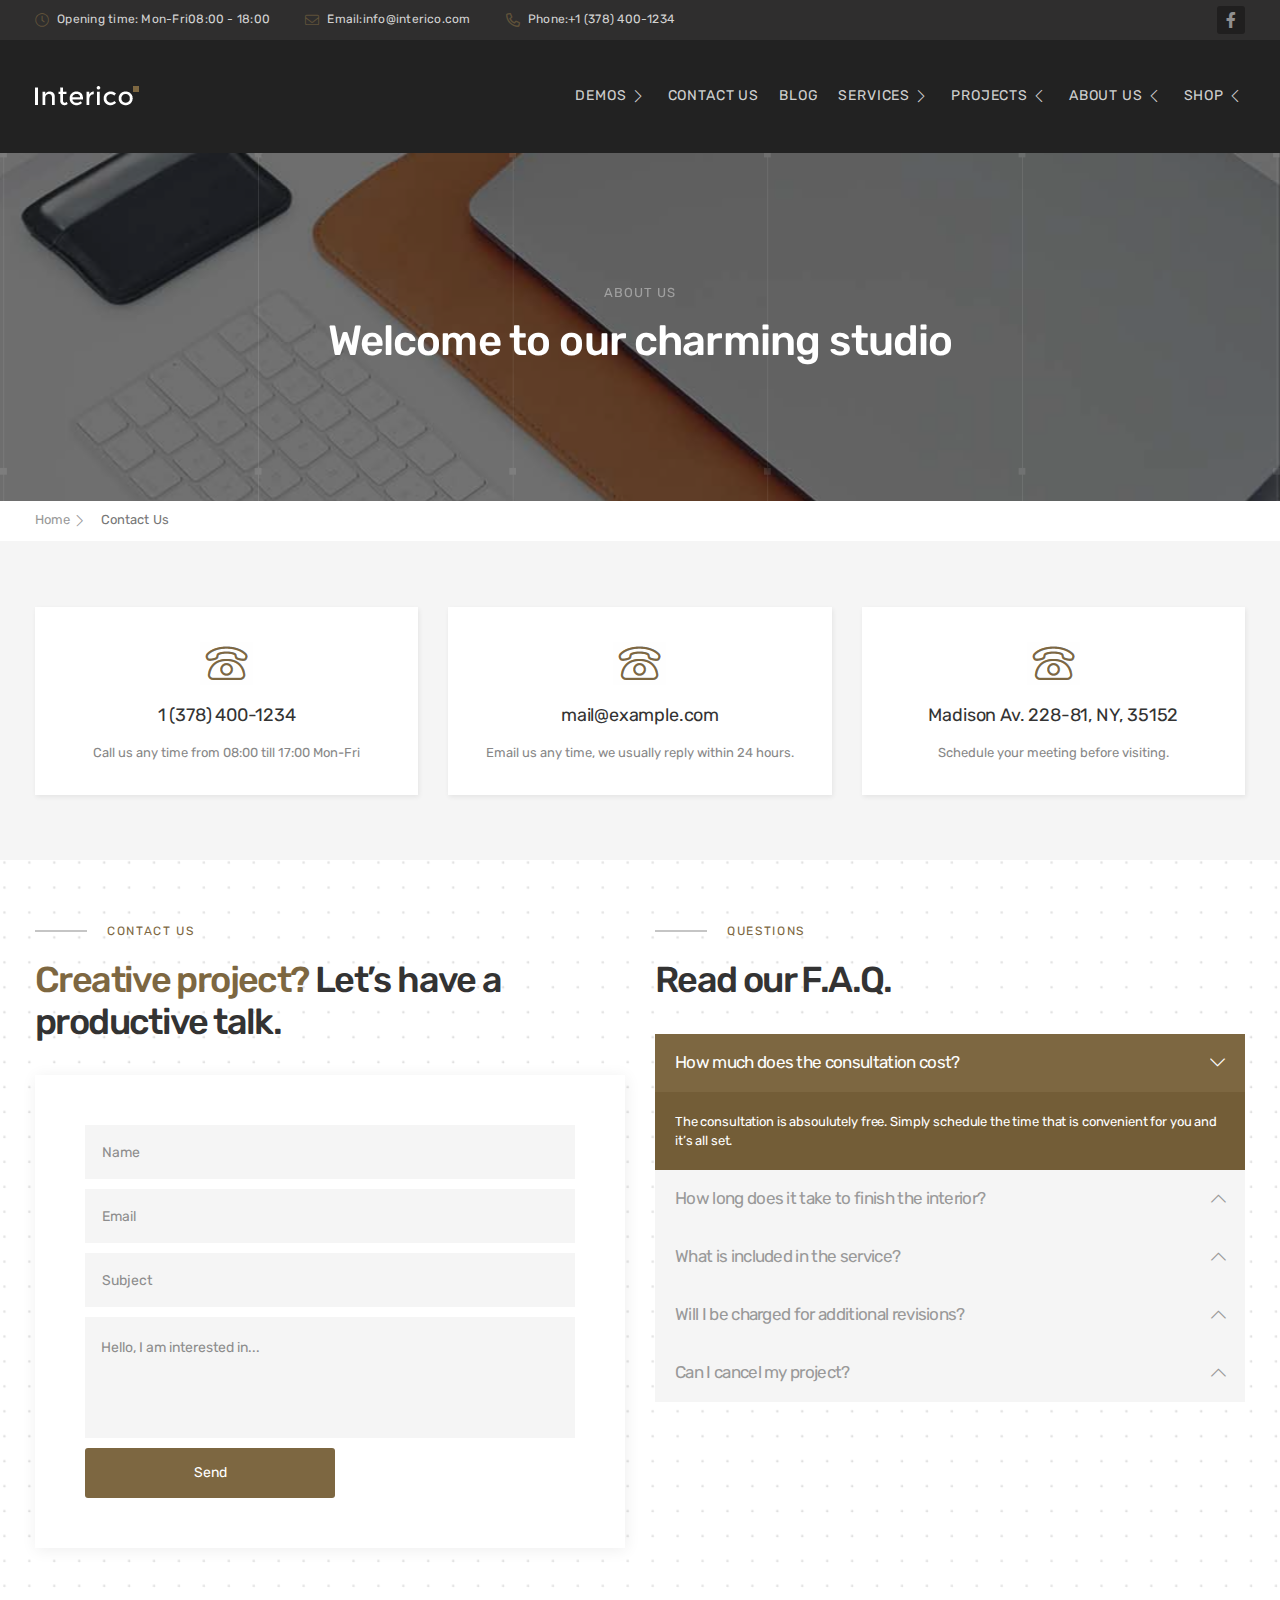
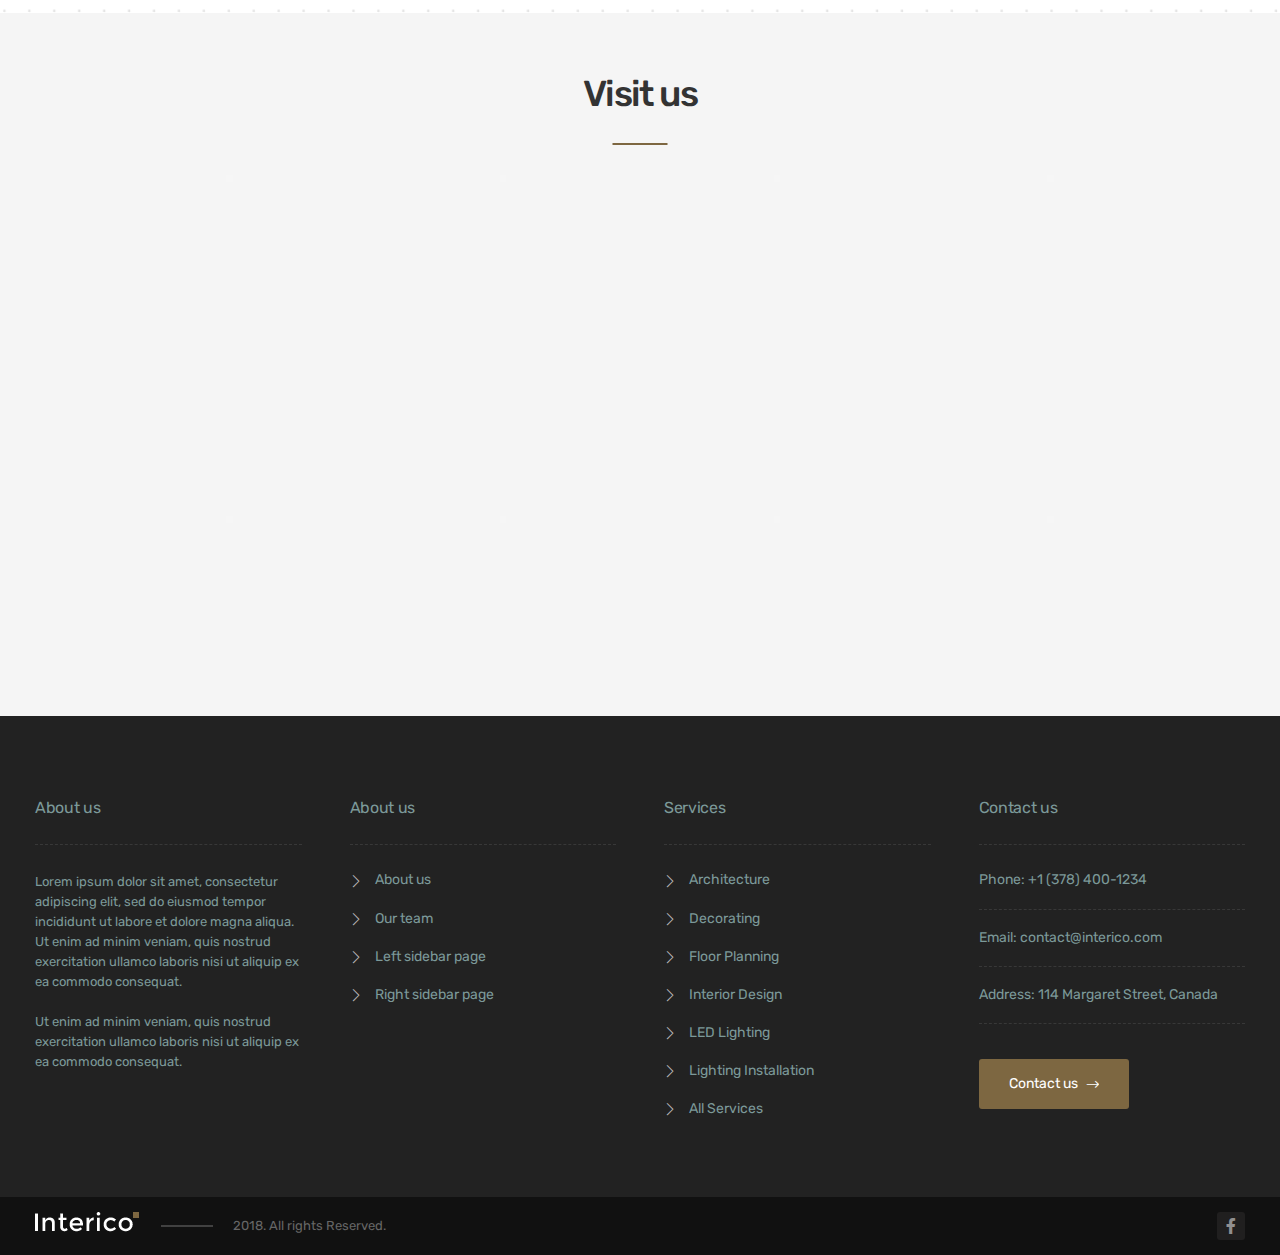
<file: contact-us.html>
<!DOCTYPE html>
<html lang="en">
<head>
	<title>Contact Us</title>
	<meta charset="UTF-8">
	<meta name="format-detection" content="telephone=no">
	<link rel="stylesheet" href="css/style.min.css">
	<link rel="shortcut icon" href="favicon.ico">
	<!-- <meta name="robots" content="noindex, nofollow"> -->
	<!-- <meta name="viewport" content="width=device-width, initial-scale=1.0, maximum-scale=1.0, user-scalable=0"> -->
	<meta name="viewport" content="width=device-width, initial-scale=1.0">
</head>

<body>
	<div class="wrapper">
		<header class="header">
	<div class="header__wrpapper">
		<div class="header__top top-header">
			<div class="top-header__container _container">
				<div class="top-header__items">
					<div class="top-header__links">
						<a data-da=".menu__body,600,first" href="#"
							class="top-header__link top-header__link--clock _icon-clock">
							<span>Opening time: Mon-Fri</span>
							08:00 - 18:00
						</a>
						<a href="mailto:info@interico.com " class="top-header__link _icon-email"> <span>Email:</span>
							info@interico.com </a>
						<a href="tel:+13784001234 " class="top-header__link top-header__link--phone _icon-phone">
							<span>Phone:</span> +1 (378)
							400-1234
						</a>
					</div>
					<a href="# " class="top-header__social _facebook-icon _icon-facebook"></a>
				</div>
			</div>
		</div>
		<div class="header__bottom bottom-header">
			<div class="bottom-header__container _container">
				<div class="bottom-header__items">
					<a href="#" class="bottom-header__logo">
						<img src="img/icons/logo.png" alt="logotype">
					</a>
					<div class="bottom-header__menu menu">
						<div class="menu__icon icon-menu">
							<span></span>
							<span></span>
							<span></span>
						</div>
						<nav class="menu__body">
							<ul data-spollers="992,max" class="menu__list">
								<li class="menu__item menu__item--drop-down">
									<a href="#" class="menu__link ">Demos</a>
									<button data-spoller class="menu__arrow _icon-chevrone"></button>
									<ul class="menu__sub-list">
										<li class="menu__sub-item">
											<a href="#" class="menu__sub-link">Demos - 1</a>
										</li>
										<li class="menu__sub-item menu__sub-item--drop-down">
											<a href="#" class="menu__sub-link">Demos - 2</a>
											<button data-spoller class="menu__sub-arrow _icon-chevrone"></button>
											<ul class="menu__sub-sub-list">
												<li class="menu__sub-sub-item">
													<a href="#" class="menu__sub-sub-link">Demos - 2.1</a>
												</li>
												<li class="menu__sub-sub-item">
													<a href="#" class="menu__sub-sub-link">Demos - 2.2</a>
												</li>
												<li class="menu__sub-sub-item">
													<a href="#" class="menu__sub-sub-link">Demos - 2.3</a>
												</li>
												<li class="menu__sub-sub-item">
													<a href="#" class="menu__sub-sub-link">Demos - 2.4</a>
												</li>
												<li class="menu__sub-sub-item">
													<a href="#" class="menu__sub-sub-link">Demos - 2.5</a>
												</li>
											</ul>
										</li>
										<li class="menu__sub-item menu__sub-item--drop-down">
											<a href="#" class="menu__sub-link">Demos - 3</a>
											<button data-spoller class="menu__sub-arrow _icon-chevrone"></button>
											<ul class="menu__sub-sub-list">
												<li class="menu__sub-sub-item">
													<a href="#" class="menu__sub-sub-link">Demos - 3.1</a>
												</li>
												<li class="menu__sub-sub-item">
													<a href="#" class="menu__sub-sub-link">Demos - 3.2</a>
												</li>
												<li class="menu__sub-sub-item">
													<a href="#" class="menu__sub-sub-link">Demos - 3.3</a>
												</li>
												<li class="menu__sub-sub-item">
													<a href="#" class="menu__sub-sub-link">Demos - 4.4</a>
												</li>
												<li class="menu__sub-sub-item">
													<a href="#" class="menu__sub-sub-link">Demos - 5.5</a>
												</li>
											</ul>
										</li>
										<li class="menu__sub-item">
											<a href="#" class="menu__sub-link">Demos - 4</a>
										</li>
										<li class="menu__sub-item">
											<a href="#" class="menu__sub-link">Demos - 5</a>
										</li>
									</ul>
								</li>
								<li class="menu__item">
									<a href="#" class="menu__link">Contact us</a>
								</li>
								<li class="menu__item">
									<a href="#" class="menu__link">Blog</a>
								</li>
								<li class="menu__item menu__item--drop-down">
									<a href="#" class="menu__link">Services</a>
									<button data-spoller class="menu__arrow _icon-chevrone"></button>
									<ul class="menu__sub-list">
										<li class="menu__sub-item">
											<a href="#" class="menu__sub-link">Services - 1</a>
										</li>
										<li class="menu__sub-item menu__sub-item--drop-down">
											<a href="#" class="menu__sub-link">Services - 2</a>
											<button data-spoller class="menu__sub-arrow _icon-chevrone"></button>
											<ul class="menu__sub-sub-list">
												<li class="menu__sub-sub-item">
													<a href="#" class="menu__sub-sub-link">Services - 2.1</a>
												</li>
												<li class="menu__sub-sub-item">
													<a href="#" class="menu__sub-sub-link">Services - 2.2</a>
												</li>
											</ul>
										</li>
										<li class="menu__sub-item menu__sub-item--drop-down">
											<a href="#" class="menu__sub-link">Services - 3</a>
											<button data-spoller class="menu__sub-arrow _icon-chevrone"></button>
											<ul class="menu__sub-sub-list">
												<li class="menu__sub-sub-item">
													<a href="#" class="menu__sub-sub-link">Services - 3.1</a>
												</li>
												<li class="menu__sub-sub-item">
													<a href="#" class="menu__sub-sub-link">Services - 3.2</a>
												</li>
												<li class="menu__sub-sub-item">
													<a href="#" class="menu__sub-sub-link">Services - 3.3</a>
												</li>
												<li class="menu__sub-sub-item">
													<a href="#" class="menu__sub-sub-link">Services - 4.4</a>
												</li>
												<li class="menu__sub-sub-item">
													<a href="#" class="menu__sub-sub-link">Services - 5.5</a>
												</li>
											</ul>
										</li>
										<li class="menu__sub-item">
											<a href="#" class="menu__sub-link">Services - 4</a>
										</li>
										<li class="menu__sub-item menu__sub-item--drop-down">
											<a href="#" class="menu__sub-link">Services - 5</a>
											<button data-spoller class="menu__sub-arrow _icon-chevrone"></button>
											<ul class="menu__sub-sub-list">
												<li class="menu__sub-sub-item">
													<a href="#" class="menu__sub-sub-link">Services - 5.1</a>
												</li>
												<li class="menu__sub-sub-item">
													<a href="#" class="menu__sub-sub-link">Services - 5.2</a>
												</li>
												<li class="menu__sub-sub-item">
													<a href="#" class="menu__sub-sub-link">Services - 5.3</a>
												</li>
												<li class="menu__sub-sub-item">
													<a href="#" class="menu__sub-sub-link">Services - 5.4</a>
												</li>
												<li class="menu__sub-sub-item">
													<a href="#" class="menu__sub-sub-link">Services - 5.5</a>
												</li>
												<li class="menu__sub-sub-item">
													<a href="#" class="menu__sub-sub-link">Services - 5.6</a>
												</li>
												<li class="menu__sub-sub-item">
													<a href="#" class="menu__sub-sub-link">Services - 5.7</a>
												</li>
												<li class="menu__sub-sub-item">
													<a href="#" class="menu__sub-sub-link">Services - 5.8</a>
												</li>
											</ul>
										</li>
										<li class="menu__sub-item menu__sub-item--drop-down">
											<a href="#" class="menu__sub-link">Services - 6</a>
											<button data-spoller class="menu__sub-arrow _icon-chevrone"></button>
											<ul class="menu__sub-sub-list">
												<li class="menu__sub-sub-item">
													<a href="#" class="menu__sub-sub-link">Services - 6.1</a>
												</li>
												<li class="menu__sub-sub-item">
													<a href="#" class="menu__sub-sub-link">Services - 6.2</a>
												</li>
												<li class="menu__sub-sub-item">
													<a href="#" class="menu__sub-sub-link">Services - 6.3</a>
												</li>
												<li class="menu__sub-sub-item">
													<a href="#" class="menu__sub-sub-link">Services - 6.4</a>
												</li>
												<li class="menu__sub-sub-item">
													<a href="#" class="menu__sub-sub-link">Services - 6.5</a>
												</li>
												<li class="menu__sub-sub-item">
													<a href="#" class="menu__sub-sub-link">Services - 6.5</a>
												</li>
											</ul>
										</li>
									</ul>
								</li>
								<li class="menu__item menu__item--drop-down">
									<a href="#" class="menu__link">Projects</a>
									<button data-spoller class="menu__arrow _icon-chevrone"></button>
									<ul class="menu__sub-list">
										<li class="menu__sub-item">
											<a href="#" class="menu__sub-link">Projects - 1</a>
										</li>
										<li class="menu__sub-item">
											<a href="#" class="menu__sub-link">Projects - 2</a>
										</li>
										<li class="menu__sub-item menu__sub-item--drop-down">
											<a href="#" class="menu__sub-link">Services - 3</a>
											<button data-spoller class="menu__sub-arrow _icon-chevrone"></button>
											<ul class="menu__sub-sub-list">
												<li class="menu__sub-sub-item">
													<a href="#" class="menu__sub-sub-link">Services - 3.1</a>
												</li>
												<li class="menu__sub-sub-item">
													<a href="#" class="menu__sub-sub-link">Services - 3.2</a>
												</li>
												<li class="menu__sub-sub-item">
													<a href="#" class="menu__sub-sub-link">Services - 3.3</a>
												</li>
											</ul>
										</li>
									</ul>
								</li>
								<li class="menu__item menu__item--drop-down">
									<a href="#" class="menu__link">About us</a>
									<button data-spoller class="menu__arrow _icon-chevrone"></button>
									<ul class="menu__sub-list">
										<li class="menu__sub-item menu__sub-item--drop-down">
											<a href="#" class="menu__sub-link">About us - 1</a>
											<button data-spoller class="menu__sub-arrow _icon-chevrone"></button>
											<ul class="menu__sub-sub-list">
												<li class="menu__sub-sub-item">
													<a href="#" class="menu__sub-sub-link">About us - 1.1</a>
												</li>
											</ul>
										</li>
										<li class="menu__sub-item menu__sub-item--drop-down">
											<a href="#" class="menu__sub-link">About us - 2</a>
											<button data-spoller class="menu__sub-arrow _icon-chevrone"></button>
											<ul class="menu__sub-sub-list">
												<li class="menu__sub-sub-item">
													<a href="#" class="menu__sub-sub-link">About us - 2.1</a>
												</li>
												<li class="menu__sub-sub-item">
													<a href="#" class="menu__sub-sub-link">About us - 2.2</a>
												</li>
											</ul>
										</li>
										<li class="menu__sub-item menu__sub-item--drop-down">
											<a href="#" class="menu__sub-link">About us - 3</a>
											<button data-spoller class="menu__sub-arrow _icon-chevrone"></button>
											<ul class="menu__sub-sub-list">
												<li class="menu__sub-sub-item">
													<a href="#" class="menu__sub-sub-link">About us - 3.1</a>
												</li>
												<li class="menu__sub-sub-item">
													<a href="#" class="menu__sub-sub-link">About us - 3.2</a>
												</li>
												<li class="menu__sub-sub-item">
													<a href="#" class="menu__sub-sub-link">About us - 3.3</a>
												</li>
											</ul>
										</li>
										<li class="menu__sub-item menu__sub-item--drop-down">
											<a href="#" class="menu__sub-link">About us - 4</a>
											<button data-spoller class="menu__sub-arrow _icon-chevrone"></button>
											<ul class="menu__sub-sub-list">
												<li class="menu__sub-sub-item">
													<a href="#" class="menu__sub-sub-link">About us - 4.1</a>
												</li>
												<li class="menu__sub-sub-item">
													<a href="#" class="menu__sub-sub-link">About us - 4.2</a>
												</li>
												<li class="menu__sub-sub-item">
													<a href="#" class="menu__sub-sub-link">About us - 4.3</a>
												</li>
												<li class="menu__sub-sub-item">
													<a href="#" class="menu__sub-sub-link">About us - 4.4</a>
												</li>
											</ul>
										</li>
										<li class="menu__sub-item menu__sub-item--drop-down">
											<a href="#" class="menu__sub-link">About us - 5</a>
											<button data-spoller class="menu__sub-arrow _icon-chevrone"></button>
											<ul class="menu__sub-sub-list">
												<li class="menu__sub-sub-item">
													<a href="#" class="menu__sub-sub-link">About us - 5.1</a>
												</li>
												<li class="menu__sub-sub-item">
													<a href="#" class="menu__sub-sub-link">About us - 5.2</a>
												</li>
												<li class="menu__sub-sub-item">
													<a href="#" class="menu__sub-sub-link">About us - 5.3</a>
												</li>
												<li class="menu__sub-sub-item">
													<a href="#" class="menu__sub-sub-link">About us - 5.4</a>
												</li>
												<li class="menu__sub-sub-item">
													<a href="#" class="menu__sub-sub-link">About us - 5.5</a>
												</li>
											</ul>
										</li>
										<li class="menu__sub-item menu__sub-item--drop-down">
											<a href="#" class="menu__sub-link">About us - 6</a>
											<button data-spoller class="menu__sub-arrow _icon-chevrone"></button>
											<ul class="menu__sub-sub-list">
												<li class="menu__sub-sub-item">
													<a href="#" class="menu__sub-sub-link">About us - 6.1</a>
												</li>
												<li class="menu__sub-sub-item">
													<a href="#" class="menu__sub-sub-link">About us - 6.2</a>
												</li>
												<li class="menu__sub-sub-item">
													<a href="#" class="menu__sub-sub-link">About us - 6.3</a>
												</li>
												<li class="menu__sub-sub-item">
													<a href="#" class="menu__sub-sub-link">About us - 6.4</a>
												</li>
												<li class="menu__sub-sub-item">
													<a href="#" class="menu__sub-sub-link">About us - 6.5</a>
												</li>
												<li class="menu__sub-sub-item">
													<a href="#" class="menu__sub-sub-link">About us - 6.6</a>
												</li>
											</ul>
										</li>
										<li class="menu__sub-item menu__sub-item--drop-down">
											<a href="#" class="menu__sub-link">About us - 7</a>
											<button data-spoller class="menu__sub-arrow _icon-chevrone"></button>
											<ul class="menu__sub-sub-list">
												<li class="menu__sub-sub-item">
													<a href="#" class="menu__sub-sub-link">About us - 7.1</a>
												</li>
												<li class="menu__sub-sub-item">
													<a href="#" class="menu__sub-sub-link">About us - 7.2</a>
												</li>
												<li class="menu__sub-sub-item">
													<a href="#" class="menu__sub-sub-link">About us - 7.3</a>
												</li>
												<li class="menu__sub-sub-item">
													<a href="#" class="menu__sub-sub-link">About us - 7.4</a>
												</li>
												<li class="menu__sub-sub-item">
													<a href="#" class="menu__sub-sub-link">About us - 7.5</a>
												</li>
												<li class="menu__sub-sub-item">
													<a href="#" class="menu__sub-sub-link">About us - 7.6</a>
												</li>
												<li class="menu__sub-sub-item">
													<a href="#" class="menu__sub-sub-link">About us - 7.7</a>
												</li>
											</ul>
										</li>
										<li class="menu__sub-item menu__sub-item--drop-down">
											<a href="#" class="menu__sub-link">About us - 8</a>
											<button data-spoller class="menu__sub-arrow _icon-chevrone"></button>
											<ul class="menu__sub-sub-list">
												<li class="menu__sub-sub-item">
													<a href="#" class="menu__sub-sub-link">About us - 8.1</a>
												</li>
												<li class="menu__sub-sub-item">
													<a href="#" class="menu__sub-sub-link">About us - 8.2</a>
												</li>
												<li class="menu__sub-sub-item">
													<a href="#" class="menu__sub-sub-link">About us - 8.3</a>
												</li>
												<li class="menu__sub-sub-item">
													<a href="#" class="menu__sub-sub-link">About us - 8.4</a>
												</li>
												<li class="menu__sub-sub-item">
													<a href="#" class="menu__sub-sub-link">About us - 8.5</a>
												</li>
												<li class="menu__sub-sub-item">
													<a href="#" class="menu__sub-sub-link">About us - 8.6</a>
												</li>
												<li class="menu__sub-sub-item">
													<a href="#" class="menu__sub-sub-link">About us - 8.7</a>
												</li>
												<li class="menu__sub-sub-item">
													<a href="#" class="menu__sub-sub-link">About us - 8.8</a>
												</li>
											</ul>
										</li>
									</ul>
								</li>
								<li class="menu__item menu__item--drop-down">
									<a href="#" class="menu__link">Shop</a>
									<button data-spoller class="menu__arrow _icon-chevrone"></button>
									<ul class="menu__sub-list">
										<li class="menu__sub-item">
											<a href="#" class="menu__sub-link">Shop - 1</a>
										</li>
										<li class="menu__sub-item menu__sub-item--drop-down">
											<a href="#" class="menu__sub-link">Shop - 2</a>
											<button data-spoller class="menu__sub-arrow _icon-chevrone"></button>
											<ul class="menu__sub-sub-list">
												<li class="menu__sub-sub-item">
													<a href="#" class="menu__sub-sub-link">Shop - 2.1</a>
												</li>
												<li class="menu__sub-sub-item">
													<a href="#" class="menu__sub-sub-link">Shop - 2.2</a>
												</li>
												<li class="menu__sub-sub-item">
													<a href="#" class="menu__sub-sub-link">Shop - 2.3</a>
												</li>
												<li class="menu__sub-sub-item">
													<a href="#" class="menu__sub-sub-link">Shop - 2.4</a>
												</li>
												<li class="menu__sub-sub-item">
													<a href="#" class="menu__sub-sub-link">Shop - 2.5</a>
												</li>
											</ul>
										</li>
										<li class="menu__sub-item menu__sub-item--drop-down">
											<a href="#" class="menu__sub-link">Shop - 3</a>
											<button data-spoller class="menu__sub-arrow _icon-chevrone"></button>
											<ul class="menu__sub-sub-list">
												<li class="menu__sub-sub-item">
													<a href="#" class="menu__sub-sub-link">Shop - 3.1</a>
												</li>
												<li class="menu__sub-sub-item">
													<a href="#" class="menu__sub-sub-link">Shop - 3.2</a>
												</li>
												<li class="menu__sub-sub-item">
													<a href="#" class="menu__sub-sub-link">Shop - 3.3</a>
												</li>
												<li class="menu__sub-sub-item">
													<a href="#" class="menu__sub-sub-link">Shop - 4.4</a>
												</li>
												<li class="menu__sub-sub-item">
													<a href="#" class="menu__sub-sub-link">Shop - 5.5</a>
												</li>
											</ul>
										</li>
										<li class="menu__sub-item">
											<a href="#" class="menu__sub-link">Shop - 4</a>
										</li>
										<li class="menu__sub-item">
											<a href="#" class="menu__sub-link">Shop - 5</a>
										</li>
									</ul>
								</li>
							</ul>
						</nav>
					</div>
				</div>
			</div>
		</div>
	</div>
</header>
		<main class="page">

			<section class="page__welcome welcome">
				<div class="welcome__decro _ibg">
					<img src="img/home-silder/04.png" alt="home-silder 04">
				</div>
				<div class="welcome__background _ibg">
					<img src="img/welcome/02.jpg" alt="welcome 02">
				</div>
				<div class="welcome__container _container">
					<div class="welcome__body">
						<div class="welcome__label">About us</div>
						<h3 class="welcome__title">Welcome to our charming studio</h3>
					</div>
				</div>
			</section>

			<div class="page__navigation navigation">
				<div class="navigation__container _container">
					<div class="navigation__list">
						<a href="#" class="navigation__link _icon-chevrone">Home</a>
						<a href="#" class="navigation__link _icon-chevrone _active">Contact Us</a>
					</div>
				</div>
			</div>

			<section class="page__contacts contacts">
				<div class="contacts__container _container">
					<div class="contacts__items">
						<div class="contacts__column">
							<a href="tel:13784001234" class="contacts__item">
								<div class="contacts__icon">
									<img src="img/contacts/01.png" alt="contacts 01">
								</div>
								<div class="contacts__pohone">1 (378) 400-1234</div>
								<div class="contacts__text">Call us any time from 08:00 till 17:00 Mon-Fri</div>
							</a>
						</div>
						<div class="contacts__column">
							<a href="mailto:mail@example.com" class="contacts__item">
								<div class="contacts__icon">
									<img src="img/contacts/01.png" alt="contacts 01">
								</div>
								<div class="contacts__pohone">mail@example.com</div>
								<div class="contacts__text">Email us any time, we usually reply within 24 hours.</div>
							</a>
						</div>
						<div class="contacts__column">
							<a href="#" class="contacts__item">
								<div class="contacts__icon">
									<img src="img/contacts/01.png" alt="contacts 01">
								</div>
								<div class="contacts__pohone">Madison Av. 228-81, NY, 35152</div>
								<div class="contacts__text">Schedule your meeting before visiting.</div>
							</a>
						</div>
					</div>
				</div>
			</section>

			<section class="page__read read">
				<div class="read__decor _ibg">
					<img src="img/process/01.png" alt="process 01">
				</div>
				<div class="read__container _container">
					<div class="read__items">
						<div class="read__body">
							<div class="form__body">
								<div class="form__top">
									<div class="form__label _label-brown">Contact us</div>
									<h3 class="form__title _title-brown"><span>Creative project?</span> Let’s have a productive
										talk.</h3>
								</div>
								<form action="#" class="form__form">
									<div class="form__line">
										<input autocomplete="off" type="text" name="form[]" data-value="Name" class="input _req">
									</div>
									<div class="form__line">
										<input autocomplete="off" type="text" name="form[]" data-value="Email" class="input _req">
									</div>
									<div class="form__line">
										<input autocomplete="off" type="text" name="form[]" data-value="Subject" class="input">
									</div>
									<div class="form__line">
										<textarea autocomplete="off" name="form[]" data-value="Hello, I am interested in..."
											class="input"></textarea>
									</div>
									<button type="submit" class="form__btn _btn-brown">Send</button>
								</form>
							</div>
						</div>
						<div class="read__body">
							<div class="read__label _label-brown ">Questions</div>
							<h3 class="read__title _title-brown">Read our F.A.Q.</h3>
							<div data-one-spoller data-spollers class="read__spollers">
								<button data-spoller type="button" class="read__button _icon-chevrone _active">
									<span>How much does the consultation cost?</span>
								</button>
								<div class="read__drop-down">
									The consultation is absoulutely free. Simply schedule the time that is convenient for you and
									it’s all set.
								</div>
								<button data-spoller type="button" class="read__button _icon-chevrone">
									<span>How long does it take to finish the interior?</span>
								</button>
								<div class="read__drop-down">
									The consultation is absoulutely free. Simply schedule the time that is convenient for you and
									it’s all set.
								</div>
								<button data-spoller type="button" class="read__button _icon-chevrone">
									<span>What is included in the service?</span>
								</button>
								<div class="read__drop-down">
									The consultation is absoulutely free. Simply schedule the time that is convenient for you and
									it’s all set.
								</div>
								<button data-spoller type="button" class="read__button _icon-chevrone">
									<span>Will I be charged for additional revisions?</span>
								</button>
								<div class="read__drop-down">
									The consultation is absoulutely free. Simply schedule the time that is convenient for you and
									it’s all set.
								</div>
								<button data-spoller type="button" class="read__button _icon-chevrone">
									<span>Can I cancel my project?</span>
								</button>
								<div class="read__drop-down">
									The consultation is absoulutely free. Simply schedule the time that is convenient for you and
									it’s all set.
								</div>
							</div>
						</div>
					</div>
				</div>
			</section>

			<section class="page__map map">
				<div class="map__decor _ibg">
					<img src="img/home-silder/04.png" alt="home-silder 04">
				</div>
				<div class="map__top">
					<div class="map__container _container">
						<h3 class="map__title _title-brown">Visit us</h3>
					</div>
				</div>
				<div class="map__body">
					<iframe id="gmap_canvas" src="https://maps.google.com/maps?q=lonmdon&t=&z=12&ie=UTF8&iwloc=&output=embed"
						frameborder="0" scrolling="no" marginheight="0" marginwidth="0"></iframe>
				</div>
			</section>




		</main>
		<footer class="footer">
	<div class="footer__top top-footer">
		<div class="top-footer__container _container">
			<div class="top-footer__items">
				<div class="top-footer__column top-footer__column--about">
					<div class="top-footer__item">
						<div class="top-footer__title">About us</div>
						<div class="top-footer__text">
							<p>
								Lorem ipsum dolor sit amet, consectetur adipiscing elit, sed do eiusmod tempor incididunt ut
								labore et dolore magna aliqua. Ut enim ad minim veniam, quis nostrud exercitation ullamco
								laboris nisi ut aliquip ex ea commodo consequat.
							</p>
							<p>
								Ut enim ad minim veniam, quis nostrud exercitation ullamco laboris nisi ut aliquip ex ea commodo
								consequat.
							</p>
						</div>
					</div>
				</div>
				<div class="top-footer__column top-footer__column--spoller">
					<div class="top-footer__item">
						<div class="top-footer__title">About us</div>
						<ul data-spollers class="top-footer__list">
							<li>
								<a href="#" class="top-footer__link">About us</a>
								<button data-spoller class="top-footer__arrow _icon-chevrone"></button>
								<ul class="top-footer__sub-list">
									<li><a href="#" class="top-footer__sub-link">About us 1</a></li>
								</ul>
							</li>
							<li>
								<a href="#" class="top-footer__link">Our team</a>
								<button data-spoller class="top-footer__arrow _icon-chevrone"></button>
								<ul class="top-footer__sub-list">
									<li><a href="#" class="top-footer__sub-link">Our team 1</a></li>
									<li><a href="#" class="top-footer__sub-link">Our team 2</a></li>
								</ul>
							</li>
							<li>
								<a href="#" class="top-footer__link">Left sidebar page</a>
								<button data-spoller class="top-footer__arrow _icon-chevrone"></button>
								<ul class="top-footer__sub-list">
									<li><a href="#" class="top-footer__sub-link">Left sidebar page 1</a></li>
									<li><a href="#" class="top-footer__sub-link">Left sidebar page 2</a></li>
									<li><a href="#" class="top-footer__sub-link">Left sidebar page 3</a></li>
								</ul>
							</li>
							<li>
								<a href="#" class="top-footer__link">Right sidebar page</a>
								<button data-spoller class="top-footer__arrow _icon-chevrone"></button>
								<ul class="top-footer__sub-list">
									<li><a href="#" class="top-footer__sub-link">Right sidebar page 1</a></li>
									<li><a href="#" class="top-footer__sub-link">Right sidebar page 2</a></li>
									<li><a href="#" class="top-footer__sub-link">Right sidebar page 3</a></li>
									<li><a href="#" class="top-footer__sub-link">Right sidebar page 4</a></li>
								</ul>
							</li>
						</ul>
					</div>
				</div>
				<div class="top-footer__column top-footer__column--spoller">
					<div class="top-footer__item">
						<div class="top-footer__title">Services</div>
						<ul data-spollers class="top-footer__list">
							<li>
								<a href="#" class="top-footer__link">Architecture</a>
								<button data-spoller class="top-footer__arrow _icon-chevrone"></button>
								<ul class="top-footer__sub-list">
									<li><a href="#" class="top-footer__sub-link">Architecture 1</a></li>
								</ul>
							</li>
							<li>
								<a href="#" class="top-footer__link">Decorating</a>
								<button data-spoller class="top-footer__arrow _icon-chevrone"></button>
								<ul class="top-footer__sub-list">
									<li><a href="#" class="top-footer__sub-link">Decorating 1</a></li>
									<li><a href="#" class="top-footer__sub-link">Decorating 2</a></li>
								</ul>
							</li>
							<li>
								<a href="#" class="top-footer__link">Floor Planning</a>
								<button data-spoller class="top-footer__arrow _icon-chevrone"></button>
								<ul class="top-footer__sub-list">
									<li><a href="#" class="top-footer__sub-link">Floor Planning 1</a></li>
									<li><a href="#" class="top-footer__sub-link">Floor Planning 2</a></li>
									<li><a href="#" class="top-footer__sub-link">Floor Planning 3</a></li>
								</ul>
							</li>
							<li>
								<a href="#" class="top-footer__link">Interior Design</a>
								<button data-spoller class="top-footer__arrow _icon-chevrone"></button>
								<ul class="top-footer__sub-list">
									<li><a href="#" class="top-footer__sub-link">Interior Design 1</a></li>
									<li><a href="#" class="top-footer__sub-link">Interior Design 2</a></li>
									<li><a href="#" class="top-footer__sub-link">Interior Design 3</a></li>
									<li><a href="#" class="top-footer__sub-link">Interior Design 4</a></li>
								</ul>
							</li>
							<li>
								<a href="#" class="top-footer__link">LED Lighting</a>
								<button data-spoller class="top-footer__arrow _icon-chevrone"></button>
								<ul class="top-footer__sub-list">
									<li><a href="#" class="top-footer__sub-link">LED Lighting 1</a></li>
									<li><a href="#" class="top-footer__sub-link">LED Lighting 2</a></li>
									<li><a href="#" class="top-footer__sub-link">LED Lighting 3</a></li>
									<li><a href="#" class="top-footer__sub-link">LED Lighting 4</a></li>
									<li><a href="#" class="top-footer__sub-link">LED Lighting 5</a></li>
								</ul>
							</li>
							<li>
								<a href="#" class="top-footer__link">Lighting Installation</a>
								<button data-spoller class="top-footer__arrow _icon-chevrone"></button>
								<ul class="top-footer__sub-list">
									<li><a href="#" class="top-footer__sub-link">Lighting Installation 1</a></li>
									<li><a href="#" class="top-footer__sub-link">Lighting Installation 2</a></li>
									<li><a href="#" class="top-footer__sub-link">Lighting Installation 3</a></li>
									<li><a href="#" class="top-footer__sub-link">Lighting Installation 4</a></li>
									<li><a href="#" class="top-footer__sub-link">Lighting Installation 5</a></li>
									<li><a href="#" class="top-footer__sub-link">Lighting Installation 6</a></li>
								</ul>
							</li>
							<li>
								<a href="#" class="top-footer__link">All Services</a>
								<button data-spoller class="top-footer__arrow _icon-chevrone"></button>
								<ul class="top-footer__sub-list">
									<li><a href="#" class="top-footer__sub-link">All Services 1</a></li>
									<li><a href="#" class="top-footer__sub-link">All Services 2</a></li>
									<li><a href="#" class="top-footer__sub-link">All Services 3</a></li>
									<li><a href="#" class="top-footer__sub-link">All Services 4</a></li>
									<li><a href="#" class="top-footer__sub-link">All Services 5</a></li>
									<li><a href="#" class="top-footer__sub-link">All Services 6</a></li>
									<li><a href="#" class="top-footer__sub-link">All Services 7</a></li>
								</ul>
							</li>
						</ul>
					</div>
				</div>
				<div class="top-footer__column top-footer__column--contact">
					<div class="top-footer__item">
						<div class="top-footer__title">Contact us</div>
						<div class="top-footer__box">
							<a href="tel:+13784001234" class="top-footer__contact">Phone: +1 (378) 400-1234</a>
							<a href="mailto:contact@interico.com" class="top-footer__contact">Email: contact@interico.com</a>
							<a href="#" class="top-footer__contact">Address: 114 Margaret Street, Canada </a>
							<a href="#" class="top-footer__button _btn-brown _icon-arrow">Contact us</a>
						</div>
					</div>
				</div>
			</div>
		</div>
	</div>
	<div class="footer__bottom bottom-footer">
		<div class="bottom-footer__container _container">
			<div class="bottom-footer__items">
				<div class="bottom-footer__copy">
					<a href="#" class="bottom-footer__logo">
						<img src="img/icons/logo.png" alt="logotype">
					</a>
					<a href="#" class="bottom-footer__text">2018. All rights Reserved.</a>
				</div>
				<a href="#" class="bottom-footer__social _facebook-icon _icon-facebook"></a>
			</div>
		</div>
	</div>
</footer>
	</div>
	<div class="popup popup_popup">
	<div class="popup__content">
		<div class="popup__body">
			<div class="popup__close"></div>
		</div>
	</div>
</div>
<div class="popup popup_massagename-message">
	<div class="popup__content">
		<div class="popup__body">
			<div class="popup__close"></div>
		</div>
	</div>
</div>
<div class="popup popup_video">
	<div class="popup__content">
		<div class="popup__body">
			<div class="popup__close popup__close_video"></div>
			<div class="popup__video _video"></div>
		</div>
	</div>
</div>

	<script src="js/vendors.min.js"></script>
<script src="js/app.min.js"></script>
</body>

</html>
</file>
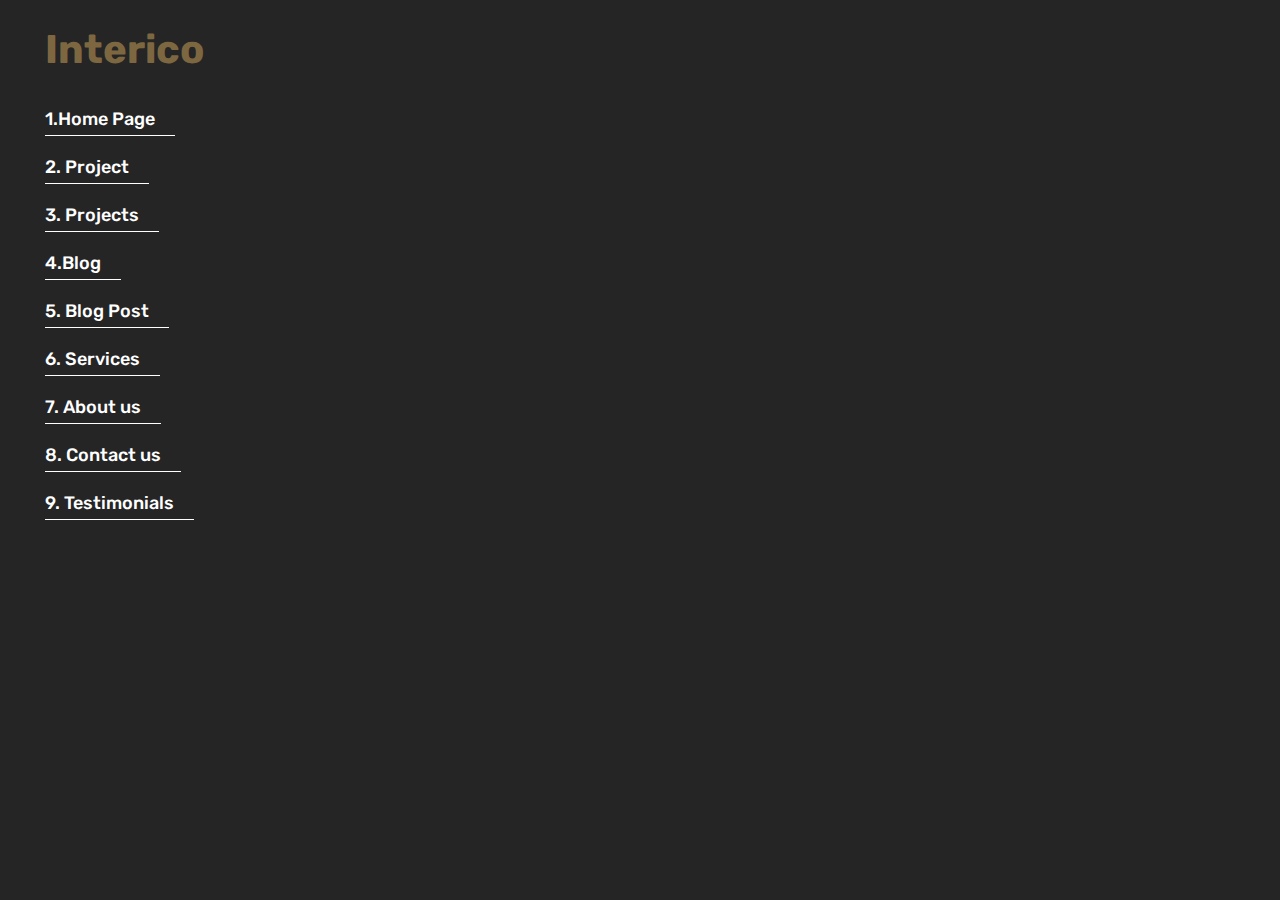
<file: preview.html>
<!DOCTYPE html>
<html lang="en">
<head>
	<title>Preview</title>
	<meta charset="UTF-8">
	<meta name="format-detection" content="telephone=no">
	<link rel="stylesheet" href="css/style.min.css">
	<link rel="shortcut icon" href="favicon.ico">
	<!-- <meta name="robots" content="noindex, nofollow"> -->
	<!-- <meta name="viewport" content="width=device-width, initial-scale=1.0, maximum-scale=1.0, user-scalable=0"> -->
	<meta name="viewport" content="width=device-width, initial-scale=1.0">
</head>

<body>
	<div class="wrapper">
		
		<main class="page page--preview">

			<div class="preview">
				<div class="preview__container _container">
					<div class="preview__body">
						<div class="preview__title">Interico</div>
						<ul class="preview__list">
							<li>
								<a href="index.html" target="_blank" class="preview__link">1.Home Page</a>
							</li>
							<li>
								<a href="project.html" target="_blank" class="preview__link">2. Project</a>
							</li>
							<li>
								<a href="projects.html" target="_blank" class="preview__link">3. Projects</a>
							</li>
							<li>
								<a href="blog.html" target="_blank" class="preview__link">4.Blog</a>
							</li>
							<li>
								<a href="blog-post.html" target="_blank" class="preview__link">5. Blog Post</a>
							</li>
							<li>
								<a href="services.html" target="_blank" class="preview__link">6. Services</a>
							</li>
							<li>
								<a href="about-us.html" target="_blank" class="preview__link">7. About us</a>
							</li>
							<li>
								<a href="contact-us.html" target="_blank" class="preview__link">8. Contact us</a>
							</li>
							<li>
								<a href="testimonials.html" target="_blank" class="preview__link">9. Testimonials</a>
							</li>
						</ul>
					</div>
				</div>
			</div>




		</main>
		
	</div>
	<div class="popup popup_popup">
	<div class="popup__content">
		<div class="popup__body">
			<div class="popup__close"></div>
		</div>
	</div>
</div>
<div class="popup popup_massagename-message">
	<div class="popup__content">
		<div class="popup__body">
			<div class="popup__close"></div>
		</div>
	</div>
</div>
<div class="popup popup_video">
	<div class="popup__content">
		<div class="popup__body">
			<div class="popup__close popup__close_video"></div>
			<div class="popup__video _video"></div>
		</div>
	</div>
</div>

	<script src="js/vendors.min.js"></script>
<script src="js/app.min.js"></script>
</body>

</html>
</file>
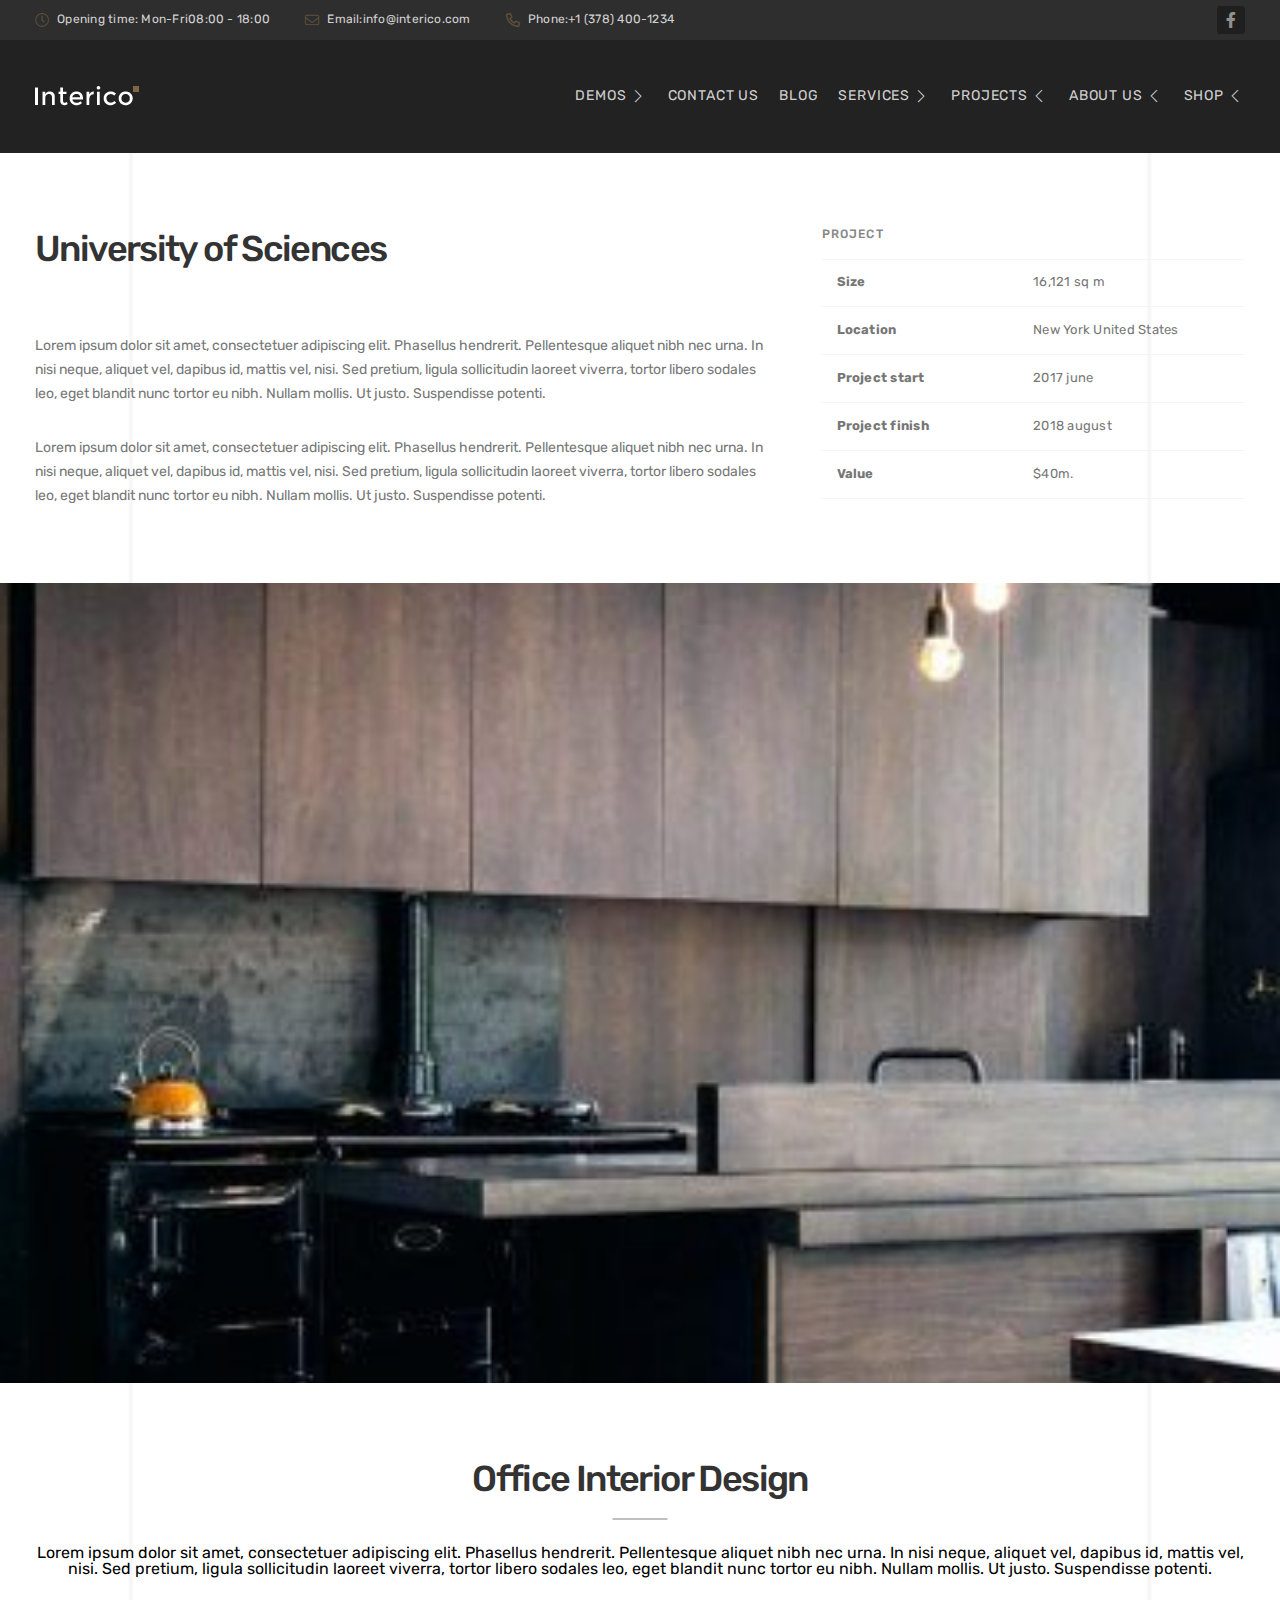
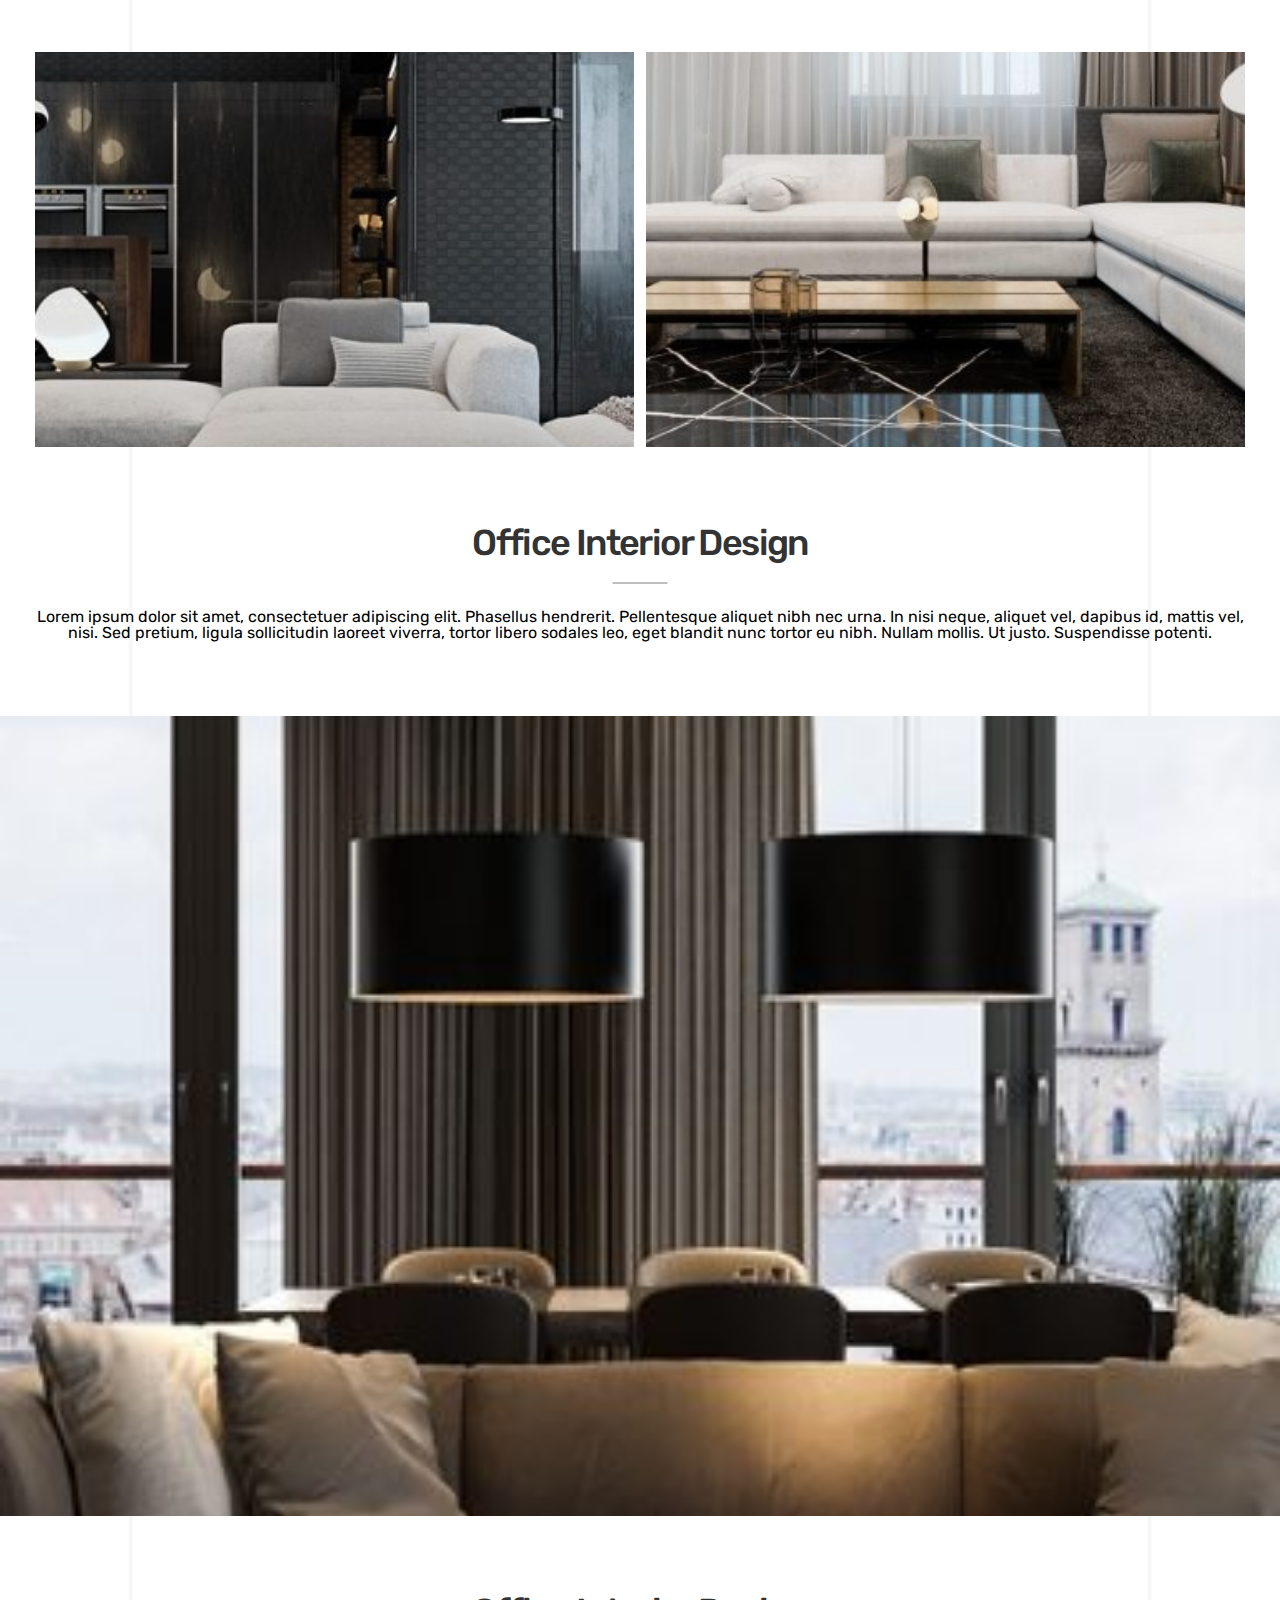
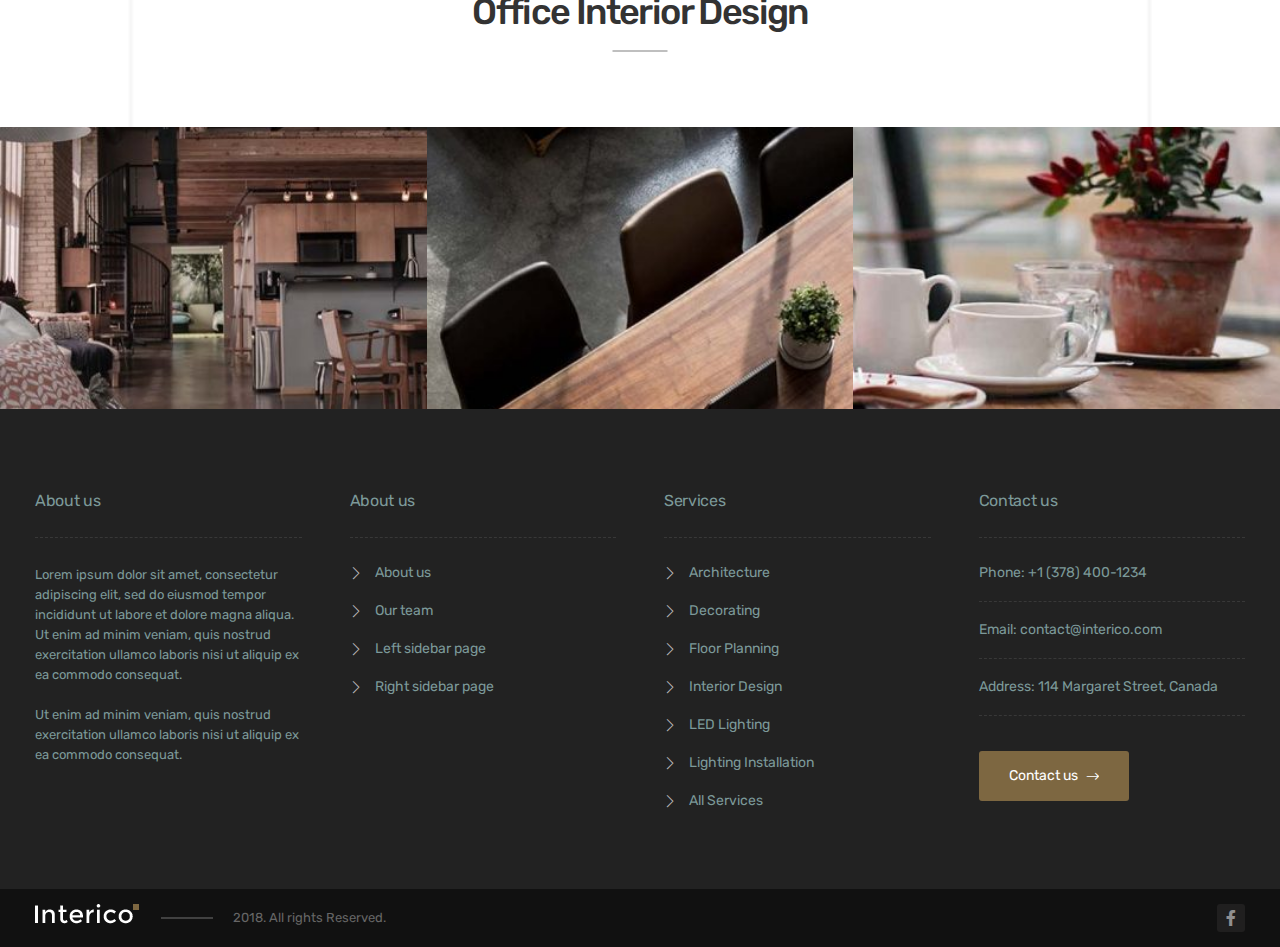
<file: project.html>
<!DOCTYPE html>
<html lang="en">
<head>
	<title>Project</title>
	<meta charset="UTF-8">
	<meta name="format-detection" content="telephone=no">
	<link rel="stylesheet" href="css/style.min.css">
	<link rel="shortcut icon" href="favicon.ico">
	<!-- <meta name="robots" content="noindex, nofollow"> -->
	<!-- <meta name="viewport" content="width=device-width, initial-scale=1.0, maximum-scale=1.0, user-scalable=0"> -->
	<meta name="viewport" content="width=device-width, initial-scale=1.0">
</head>

<body>
	<div class="wrapper">
		<header class="header">
	<div class="header__wrpapper">
		<div class="header__top top-header">
			<div class="top-header__container _container">
				<div class="top-header__items">
					<div class="top-header__links">
						<a data-da=".menu__body,600,first" href="#"
							class="top-header__link top-header__link--clock _icon-clock">
							<span>Opening time: Mon-Fri</span>
							08:00 - 18:00
						</a>
						<a href="mailto:info@interico.com " class="top-header__link _icon-email"> <span>Email:</span>
							info@interico.com </a>
						<a href="tel:+13784001234 " class="top-header__link top-header__link--phone _icon-phone">
							<span>Phone:</span> +1 (378)
							400-1234
						</a>
					</div>
					<a href="# " class="top-header__social _facebook-icon _icon-facebook"></a>
				</div>
			</div>
		</div>
		<div class="header__bottom bottom-header">
			<div class="bottom-header__container _container">
				<div class="bottom-header__items">
					<a href="#" class="bottom-header__logo">
						<img src="img/icons/logo.png" alt="logotype">
					</a>
					<div class="bottom-header__menu menu">
						<div class="menu__icon icon-menu">
							<span></span>
							<span></span>
							<span></span>
						</div>
						<nav class="menu__body">
							<ul data-spollers="992,max" class="menu__list">
								<li class="menu__item menu__item--drop-down">
									<a href="#" class="menu__link ">Demos</a>
									<button data-spoller class="menu__arrow _icon-chevrone"></button>
									<ul class="menu__sub-list">
										<li class="menu__sub-item">
											<a href="#" class="menu__sub-link">Demos - 1</a>
										</li>
										<li class="menu__sub-item menu__sub-item--drop-down">
											<a href="#" class="menu__sub-link">Demos - 2</a>
											<button data-spoller class="menu__sub-arrow _icon-chevrone"></button>
											<ul class="menu__sub-sub-list">
												<li class="menu__sub-sub-item">
													<a href="#" class="menu__sub-sub-link">Demos - 2.1</a>
												</li>
												<li class="menu__sub-sub-item">
													<a href="#" class="menu__sub-sub-link">Demos - 2.2</a>
												</li>
												<li class="menu__sub-sub-item">
													<a href="#" class="menu__sub-sub-link">Demos - 2.3</a>
												</li>
												<li class="menu__sub-sub-item">
													<a href="#" class="menu__sub-sub-link">Demos - 2.4</a>
												</li>
												<li class="menu__sub-sub-item">
													<a href="#" class="menu__sub-sub-link">Demos - 2.5</a>
												</li>
											</ul>
										</li>
										<li class="menu__sub-item menu__sub-item--drop-down">
											<a href="#" class="menu__sub-link">Demos - 3</a>
											<button data-spoller class="menu__sub-arrow _icon-chevrone"></button>
											<ul class="menu__sub-sub-list">
												<li class="menu__sub-sub-item">
													<a href="#" class="menu__sub-sub-link">Demos - 3.1</a>
												</li>
												<li class="menu__sub-sub-item">
													<a href="#" class="menu__sub-sub-link">Demos - 3.2</a>
												</li>
												<li class="menu__sub-sub-item">
													<a href="#" class="menu__sub-sub-link">Demos - 3.3</a>
												</li>
												<li class="menu__sub-sub-item">
													<a href="#" class="menu__sub-sub-link">Demos - 4.4</a>
												</li>
												<li class="menu__sub-sub-item">
													<a href="#" class="menu__sub-sub-link">Demos - 5.5</a>
												</li>
											</ul>
										</li>
										<li class="menu__sub-item">
											<a href="#" class="menu__sub-link">Demos - 4</a>
										</li>
										<li class="menu__sub-item">
											<a href="#" class="menu__sub-link">Demos - 5</a>
										</li>
									</ul>
								</li>
								<li class="menu__item">
									<a href="#" class="menu__link">Contact us</a>
								</li>
								<li class="menu__item">
									<a href="#" class="menu__link">Blog</a>
								</li>
								<li class="menu__item menu__item--drop-down">
									<a href="#" class="menu__link">Services</a>
									<button data-spoller class="menu__arrow _icon-chevrone"></button>
									<ul class="menu__sub-list">
										<li class="menu__sub-item">
											<a href="#" class="menu__sub-link">Services - 1</a>
										</li>
										<li class="menu__sub-item menu__sub-item--drop-down">
											<a href="#" class="menu__sub-link">Services - 2</a>
											<button data-spoller class="menu__sub-arrow _icon-chevrone"></button>
											<ul class="menu__sub-sub-list">
												<li class="menu__sub-sub-item">
													<a href="#" class="menu__sub-sub-link">Services - 2.1</a>
												</li>
												<li class="menu__sub-sub-item">
													<a href="#" class="menu__sub-sub-link">Services - 2.2</a>
												</li>
											</ul>
										</li>
										<li class="menu__sub-item menu__sub-item--drop-down">
											<a href="#" class="menu__sub-link">Services - 3</a>
											<button data-spoller class="menu__sub-arrow _icon-chevrone"></button>
											<ul class="menu__sub-sub-list">
												<li class="menu__sub-sub-item">
													<a href="#" class="menu__sub-sub-link">Services - 3.1</a>
												</li>
												<li class="menu__sub-sub-item">
													<a href="#" class="menu__sub-sub-link">Services - 3.2</a>
												</li>
												<li class="menu__sub-sub-item">
													<a href="#" class="menu__sub-sub-link">Services - 3.3</a>
												</li>
												<li class="menu__sub-sub-item">
													<a href="#" class="menu__sub-sub-link">Services - 4.4</a>
												</li>
												<li class="menu__sub-sub-item">
													<a href="#" class="menu__sub-sub-link">Services - 5.5</a>
												</li>
											</ul>
										</li>
										<li class="menu__sub-item">
											<a href="#" class="menu__sub-link">Services - 4</a>
										</li>
										<li class="menu__sub-item menu__sub-item--drop-down">
											<a href="#" class="menu__sub-link">Services - 5</a>
											<button data-spoller class="menu__sub-arrow _icon-chevrone"></button>
											<ul class="menu__sub-sub-list">
												<li class="menu__sub-sub-item">
													<a href="#" class="menu__sub-sub-link">Services - 5.1</a>
												</li>
												<li class="menu__sub-sub-item">
													<a href="#" class="menu__sub-sub-link">Services - 5.2</a>
												</li>
												<li class="menu__sub-sub-item">
													<a href="#" class="menu__sub-sub-link">Services - 5.3</a>
												</li>
												<li class="menu__sub-sub-item">
													<a href="#" class="menu__sub-sub-link">Services - 5.4</a>
												</li>
												<li class="menu__sub-sub-item">
													<a href="#" class="menu__sub-sub-link">Services - 5.5</a>
												</li>
												<li class="menu__sub-sub-item">
													<a href="#" class="menu__sub-sub-link">Services - 5.6</a>
												</li>
												<li class="menu__sub-sub-item">
													<a href="#" class="menu__sub-sub-link">Services - 5.7</a>
												</li>
												<li class="menu__sub-sub-item">
													<a href="#" class="menu__sub-sub-link">Services - 5.8</a>
												</li>
											</ul>
										</li>
										<li class="menu__sub-item menu__sub-item--drop-down">
											<a href="#" class="menu__sub-link">Services - 6</a>
											<button data-spoller class="menu__sub-arrow _icon-chevrone"></button>
											<ul class="menu__sub-sub-list">
												<li class="menu__sub-sub-item">
													<a href="#" class="menu__sub-sub-link">Services - 6.1</a>
												</li>
												<li class="menu__sub-sub-item">
													<a href="#" class="menu__sub-sub-link">Services - 6.2</a>
												</li>
												<li class="menu__sub-sub-item">
													<a href="#" class="menu__sub-sub-link">Services - 6.3</a>
												</li>
												<li class="menu__sub-sub-item">
													<a href="#" class="menu__sub-sub-link">Services - 6.4</a>
												</li>
												<li class="menu__sub-sub-item">
													<a href="#" class="menu__sub-sub-link">Services - 6.5</a>
												</li>
												<li class="menu__sub-sub-item">
													<a href="#" class="menu__sub-sub-link">Services - 6.5</a>
												</li>
											</ul>
										</li>
									</ul>
								</li>
								<li class="menu__item menu__item--drop-down">
									<a href="#" class="menu__link">Projects</a>
									<button data-spoller class="menu__arrow _icon-chevrone"></button>
									<ul class="menu__sub-list">
										<li class="menu__sub-item">
											<a href="#" class="menu__sub-link">Projects - 1</a>
										</li>
										<li class="menu__sub-item">
											<a href="#" class="menu__sub-link">Projects - 2</a>
										</li>
										<li class="menu__sub-item menu__sub-item--drop-down">
											<a href="#" class="menu__sub-link">Services - 3</a>
											<button data-spoller class="menu__sub-arrow _icon-chevrone"></button>
											<ul class="menu__sub-sub-list">
												<li class="menu__sub-sub-item">
													<a href="#" class="menu__sub-sub-link">Services - 3.1</a>
												</li>
												<li class="menu__sub-sub-item">
													<a href="#" class="menu__sub-sub-link">Services - 3.2</a>
												</li>
												<li class="menu__sub-sub-item">
													<a href="#" class="menu__sub-sub-link">Services - 3.3</a>
												</li>
											</ul>
										</li>
									</ul>
								</li>
								<li class="menu__item menu__item--drop-down">
									<a href="#" class="menu__link">About us</a>
									<button data-spoller class="menu__arrow _icon-chevrone"></button>
									<ul class="menu__sub-list">
										<li class="menu__sub-item menu__sub-item--drop-down">
											<a href="#" class="menu__sub-link">About us - 1</a>
											<button data-spoller class="menu__sub-arrow _icon-chevrone"></button>
											<ul class="menu__sub-sub-list">
												<li class="menu__sub-sub-item">
													<a href="#" class="menu__sub-sub-link">About us - 1.1</a>
												</li>
											</ul>
										</li>
										<li class="menu__sub-item menu__sub-item--drop-down">
											<a href="#" class="menu__sub-link">About us - 2</a>
											<button data-spoller class="menu__sub-arrow _icon-chevrone"></button>
											<ul class="menu__sub-sub-list">
												<li class="menu__sub-sub-item">
													<a href="#" class="menu__sub-sub-link">About us - 2.1</a>
												</li>
												<li class="menu__sub-sub-item">
													<a href="#" class="menu__sub-sub-link">About us - 2.2</a>
												</li>
											</ul>
										</li>
										<li class="menu__sub-item menu__sub-item--drop-down">
											<a href="#" class="menu__sub-link">About us - 3</a>
											<button data-spoller class="menu__sub-arrow _icon-chevrone"></button>
											<ul class="menu__sub-sub-list">
												<li class="menu__sub-sub-item">
													<a href="#" class="menu__sub-sub-link">About us - 3.1</a>
												</li>
												<li class="menu__sub-sub-item">
													<a href="#" class="menu__sub-sub-link">About us - 3.2</a>
												</li>
												<li class="menu__sub-sub-item">
													<a href="#" class="menu__sub-sub-link">About us - 3.3</a>
												</li>
											</ul>
										</li>
										<li class="menu__sub-item menu__sub-item--drop-down">
											<a href="#" class="menu__sub-link">About us - 4</a>
											<button data-spoller class="menu__sub-arrow _icon-chevrone"></button>
											<ul class="menu__sub-sub-list">
												<li class="menu__sub-sub-item">
													<a href="#" class="menu__sub-sub-link">About us - 4.1</a>
												</li>
												<li class="menu__sub-sub-item">
													<a href="#" class="menu__sub-sub-link">About us - 4.2</a>
												</li>
												<li class="menu__sub-sub-item">
													<a href="#" class="menu__sub-sub-link">About us - 4.3</a>
												</li>
												<li class="menu__sub-sub-item">
													<a href="#" class="menu__sub-sub-link">About us - 4.4</a>
												</li>
											</ul>
										</li>
										<li class="menu__sub-item menu__sub-item--drop-down">
											<a href="#" class="menu__sub-link">About us - 5</a>
											<button data-spoller class="menu__sub-arrow _icon-chevrone"></button>
											<ul class="menu__sub-sub-list">
												<li class="menu__sub-sub-item">
													<a href="#" class="menu__sub-sub-link">About us - 5.1</a>
												</li>
												<li class="menu__sub-sub-item">
													<a href="#" class="menu__sub-sub-link">About us - 5.2</a>
												</li>
												<li class="menu__sub-sub-item">
													<a href="#" class="menu__sub-sub-link">About us - 5.3</a>
												</li>
												<li class="menu__sub-sub-item">
													<a href="#" class="menu__sub-sub-link">About us - 5.4</a>
												</li>
												<li class="menu__sub-sub-item">
													<a href="#" class="menu__sub-sub-link">About us - 5.5</a>
												</li>
											</ul>
										</li>
										<li class="menu__sub-item menu__sub-item--drop-down">
											<a href="#" class="menu__sub-link">About us - 6</a>
											<button data-spoller class="menu__sub-arrow _icon-chevrone"></button>
											<ul class="menu__sub-sub-list">
												<li class="menu__sub-sub-item">
													<a href="#" class="menu__sub-sub-link">About us - 6.1</a>
												</li>
												<li class="menu__sub-sub-item">
													<a href="#" class="menu__sub-sub-link">About us - 6.2</a>
												</li>
												<li class="menu__sub-sub-item">
													<a href="#" class="menu__sub-sub-link">About us - 6.3</a>
												</li>
												<li class="menu__sub-sub-item">
													<a href="#" class="menu__sub-sub-link">About us - 6.4</a>
												</li>
												<li class="menu__sub-sub-item">
													<a href="#" class="menu__sub-sub-link">About us - 6.5</a>
												</li>
												<li class="menu__sub-sub-item">
													<a href="#" class="menu__sub-sub-link">About us - 6.6</a>
												</li>
											</ul>
										</li>
										<li class="menu__sub-item menu__sub-item--drop-down">
											<a href="#" class="menu__sub-link">About us - 7</a>
											<button data-spoller class="menu__sub-arrow _icon-chevrone"></button>
											<ul class="menu__sub-sub-list">
												<li class="menu__sub-sub-item">
													<a href="#" class="menu__sub-sub-link">About us - 7.1</a>
												</li>
												<li class="menu__sub-sub-item">
													<a href="#" class="menu__sub-sub-link">About us - 7.2</a>
												</li>
												<li class="menu__sub-sub-item">
													<a href="#" class="menu__sub-sub-link">About us - 7.3</a>
												</li>
												<li class="menu__sub-sub-item">
													<a href="#" class="menu__sub-sub-link">About us - 7.4</a>
												</li>
												<li class="menu__sub-sub-item">
													<a href="#" class="menu__sub-sub-link">About us - 7.5</a>
												</li>
												<li class="menu__sub-sub-item">
													<a href="#" class="menu__sub-sub-link">About us - 7.6</a>
												</li>
												<li class="menu__sub-sub-item">
													<a href="#" class="menu__sub-sub-link">About us - 7.7</a>
												</li>
											</ul>
										</li>
										<li class="menu__sub-item menu__sub-item--drop-down">
											<a href="#" class="menu__sub-link">About us - 8</a>
											<button data-spoller class="menu__sub-arrow _icon-chevrone"></button>
											<ul class="menu__sub-sub-list">
												<li class="menu__sub-sub-item">
													<a href="#" class="menu__sub-sub-link">About us - 8.1</a>
												</li>
												<li class="menu__sub-sub-item">
													<a href="#" class="menu__sub-sub-link">About us - 8.2</a>
												</li>
												<li class="menu__sub-sub-item">
													<a href="#" class="menu__sub-sub-link">About us - 8.3</a>
												</li>
												<li class="menu__sub-sub-item">
													<a href="#" class="menu__sub-sub-link">About us - 8.4</a>
												</li>
												<li class="menu__sub-sub-item">
													<a href="#" class="menu__sub-sub-link">About us - 8.5</a>
												</li>
												<li class="menu__sub-sub-item">
													<a href="#" class="menu__sub-sub-link">About us - 8.6</a>
												</li>
												<li class="menu__sub-sub-item">
													<a href="#" class="menu__sub-sub-link">About us - 8.7</a>
												</li>
												<li class="menu__sub-sub-item">
													<a href="#" class="menu__sub-sub-link">About us - 8.8</a>
												</li>
											</ul>
										</li>
									</ul>
								</li>
								<li class="menu__item menu__item--drop-down">
									<a href="#" class="menu__link">Shop</a>
									<button data-spoller class="menu__arrow _icon-chevrone"></button>
									<ul class="menu__sub-list">
										<li class="menu__sub-item">
											<a href="#" class="menu__sub-link">Shop - 1</a>
										</li>
										<li class="menu__sub-item menu__sub-item--drop-down">
											<a href="#" class="menu__sub-link">Shop - 2</a>
											<button data-spoller class="menu__sub-arrow _icon-chevrone"></button>
											<ul class="menu__sub-sub-list">
												<li class="menu__sub-sub-item">
													<a href="#" class="menu__sub-sub-link">Shop - 2.1</a>
												</li>
												<li class="menu__sub-sub-item">
													<a href="#" class="menu__sub-sub-link">Shop - 2.2</a>
												</li>
												<li class="menu__sub-sub-item">
													<a href="#" class="menu__sub-sub-link">Shop - 2.3</a>
												</li>
												<li class="menu__sub-sub-item">
													<a href="#" class="menu__sub-sub-link">Shop - 2.4</a>
												</li>
												<li class="menu__sub-sub-item">
													<a href="#" class="menu__sub-sub-link">Shop - 2.5</a>
												</li>
											</ul>
										</li>
										<li class="menu__sub-item menu__sub-item--drop-down">
											<a href="#" class="menu__sub-link">Shop - 3</a>
											<button data-spoller class="menu__sub-arrow _icon-chevrone"></button>
											<ul class="menu__sub-sub-list">
												<li class="menu__sub-sub-item">
													<a href="#" class="menu__sub-sub-link">Shop - 3.1</a>
												</li>
												<li class="menu__sub-sub-item">
													<a href="#" class="menu__sub-sub-link">Shop - 3.2</a>
												</li>
												<li class="menu__sub-sub-item">
													<a href="#" class="menu__sub-sub-link">Shop - 3.3</a>
												</li>
												<li class="menu__sub-sub-item">
													<a href="#" class="menu__sub-sub-link">Shop - 4.4</a>
												</li>
												<li class="menu__sub-sub-item">
													<a href="#" class="menu__sub-sub-link">Shop - 5.5</a>
												</li>
											</ul>
										</li>
										<li class="menu__sub-item">
											<a href="#" class="menu__sub-link">Shop - 4</a>
										</li>
										<li class="menu__sub-item">
											<a href="#" class="menu__sub-link">Shop - 5</a>
										</li>
									</ul>
								</li>
							</ul>
						</nav>
					</div>
				</div>
			</div>
		</div>
	</div>
</header>
		<main class="page">

			<div class="page__box box">
				<div class="box__decor _ibg">
					<img src="img/concept/01.png" alt="concept 01">
				</div>
				<div class="box__project project">
					<section class="project__item project__item--first">
						<div class="project__top">
							<div class="project__container _container">
								<div class="project__inner">
									<div class="project__content">
										<h3 class="project__title _title-brown">University of Sciences</h3>
										<div class="project__text">
											<p>
												Lorem ipsum dolor sit amet, consectetuer adipiscing elit. Phasellus hendrerit.
												Pellentesque aliquet nibh nec urna. In nisi neque, aliquet vel, dapibus id, mattis
												vel,
												nisi. Sed pretium, ligula sollicitudin laoreet viverra, tortor libero sodales leo,
												eget
												blandit nunc tortor eu nibh. Nullam mollis. Ut justo. Suspendisse potenti.
											</p>
											<p>
												Lorem ipsum dolor sit amet, consectetuer adipiscing elit. Phasellus hendrerit.
												Pellentesque aliquet nibh nec urna. In nisi neque, aliquet vel, dapibus id, mattis
												vel,
												nisi. Sed pretium, ligula sollicitudin laoreet viverra, tortor libero sodales leo,
												eget
												blandit nunc tortor eu nibh. Nullam mollis. Ut justo. Suspendisse potenti.
											</p>
										</div>
									</div>
									<div class="project__list">
										<div class="project__about">PROJECT</div>
										<div class="project__line project__line--first">
											<div class="project__parametr">Size</div>
											<div class="project__number">16,121 sq m</div>
										</div>
										<div class="project__line">
											<div class="project__parametr">Location</div>
											<div class="project__number">New York United States</div>
										</div>
										<div class="project__line">
											<div class="project__parametr">Project start</div>
											<div class="project__number">2017 june</div>
										</div>
										<div class="project__line">
											<div class="project__parametr">Project finish</div>
											<div class="project__number">2018 august</div>
										</div>
										<div class="project__line">
											<div class="project__parametr">Value</div>
											<div class="project__number">$40m.</div>
										</div>
									</div>
								</div>
							</div>
						</div>
						<div class="project__image _ibg">
							<img src="img/design/01.jpg" alt="design 01">
						</div>
					</section>
					<section class="project__item project__item--second">
						<div class="project__top">
							<div class="project__container _container">
								<div class="project__inner">
									<div class="project__content">
										<h3 class="project__title project__title--line _title-brown">Office Interior Design</h3>
										<div class="project__text">
											Lorem ipsum dolor sit amet, consectetuer adipiscing elit. Phasellus hendrerit.
											Pellentesque aliquet nibh nec urna. In nisi neque, aliquet vel, dapibus id, mattis vel,
											nisi. Sed pretium, ligula sollicitudin laoreet viverra, tortor libero sodales leo, eget
											blandit nunc tortor eu nibh. Nullam mollis. Ut justo. Suspendisse potenti.
										</div>
									</div>
								</div>
							</div>
						</div>
						<div class="project__container _container">
							<div class="project__items items-project">
								<div class="items-project__column">
									<a href="#" class="items-project__item _ibg">
										<div class="items-project__hover"></div>
										<img src="img/design/02.jpg" alt="design 02">
									</a>
								</div>
								<div class="items-project__column">
									<a href="#" class="items-project__item _ibg">
										<div class="items-project__hover"></div>
										<img src="img/design/03.jpg" alt="design 03">
									</a>
								</div>
							</div>
						</div>

					</section>
					<section class="project__item project__item--second">
						<div class="project__top">
							<div class="project__container _container">
								<div class="project__inner">
									<div class="project__content">
										<h3 class="project__title project__title--line _title-brown">Office Interior Design</h3>
										<div class="project__text">
											Lorem ipsum dolor sit amet, consectetuer adipiscing elit. Phasellus hendrerit.
											Pellentesque aliquet nibh nec urna. In nisi neque, aliquet vel, dapibus id, mattis vel,
											nisi. Sed pretium, ligula sollicitudin laoreet viverra, tortor libero sodales leo, eget
											blandit nunc tortor eu nibh. Nullam mollis. Ut justo. Suspendisse potenti.
										</div>
									</div>
								</div>
							</div>
						</div>
						<div class="project__image _ibg">
							<img src="img/design/04.jpg" alt="design 04">
						</div>
					</section>
					<section class="project__item project__item--second">
						<div class="project__top">
							<div class="project__container _container">
								<div class="project__inner">
									<div class="project__content">
										<h3 class="project__title project__title--line _title-brown">Office Interior Design</h3>
									</div>
								</div>
							</div>
						</div>
						<div class="project__items items-project items-project--last">
							<div class="items-project__column">
								<a href="#" class="items-project__item _ibg">
									<div class="items-project__hover"></div>
									<img src="img/design/05.jpg" alt="design 05">
								</a>
							</div>
							<div class="items-project__column">
								<a href="#" class="items-project__item _ibg">
									<div class="items-project__hover"></div>
									<img src="img/design/06.jpg" alt="design 06">
								</a>
							</div>
							<div class="items-project__column">
								<a href="#" class="items-project__item _ibg">
									<div class="items-project__hover"></div>
									<img src="img/design/07.jpg" alt="design 07">
								</a>
							</div>
						</div>
					</section>






				</div>
			</div>




		</main>
		<footer class="footer">
	<div class="footer__top top-footer">
		<div class="top-footer__container _container">
			<div class="top-footer__items">
				<div class="top-footer__column top-footer__column--about">
					<div class="top-footer__item">
						<div class="top-footer__title">About us</div>
						<div class="top-footer__text">
							<p>
								Lorem ipsum dolor sit amet, consectetur adipiscing elit, sed do eiusmod tempor incididunt ut
								labore et dolore magna aliqua. Ut enim ad minim veniam, quis nostrud exercitation ullamco
								laboris nisi ut aliquip ex ea commodo consequat.
							</p>
							<p>
								Ut enim ad minim veniam, quis nostrud exercitation ullamco laboris nisi ut aliquip ex ea commodo
								consequat.
							</p>
						</div>
					</div>
				</div>
				<div class="top-footer__column top-footer__column--spoller">
					<div class="top-footer__item">
						<div class="top-footer__title">About us</div>
						<ul data-spollers class="top-footer__list">
							<li>
								<a href="#" class="top-footer__link">About us</a>
								<button data-spoller class="top-footer__arrow _icon-chevrone"></button>
								<ul class="top-footer__sub-list">
									<li><a href="#" class="top-footer__sub-link">About us 1</a></li>
								</ul>
							</li>
							<li>
								<a href="#" class="top-footer__link">Our team</a>
								<button data-spoller class="top-footer__arrow _icon-chevrone"></button>
								<ul class="top-footer__sub-list">
									<li><a href="#" class="top-footer__sub-link">Our team 1</a></li>
									<li><a href="#" class="top-footer__sub-link">Our team 2</a></li>
								</ul>
							</li>
							<li>
								<a href="#" class="top-footer__link">Left sidebar page</a>
								<button data-spoller class="top-footer__arrow _icon-chevrone"></button>
								<ul class="top-footer__sub-list">
									<li><a href="#" class="top-footer__sub-link">Left sidebar page 1</a></li>
									<li><a href="#" class="top-footer__sub-link">Left sidebar page 2</a></li>
									<li><a href="#" class="top-footer__sub-link">Left sidebar page 3</a></li>
								</ul>
							</li>
							<li>
								<a href="#" class="top-footer__link">Right sidebar page</a>
								<button data-spoller class="top-footer__arrow _icon-chevrone"></button>
								<ul class="top-footer__sub-list">
									<li><a href="#" class="top-footer__sub-link">Right sidebar page 1</a></li>
									<li><a href="#" class="top-footer__sub-link">Right sidebar page 2</a></li>
									<li><a href="#" class="top-footer__sub-link">Right sidebar page 3</a></li>
									<li><a href="#" class="top-footer__sub-link">Right sidebar page 4</a></li>
								</ul>
							</li>
						</ul>
					</div>
				</div>
				<div class="top-footer__column top-footer__column--spoller">
					<div class="top-footer__item">
						<div class="top-footer__title">Services</div>
						<ul data-spollers class="top-footer__list">
							<li>
								<a href="#" class="top-footer__link">Architecture</a>
								<button data-spoller class="top-footer__arrow _icon-chevrone"></button>
								<ul class="top-footer__sub-list">
									<li><a href="#" class="top-footer__sub-link">Architecture 1</a></li>
								</ul>
							</li>
							<li>
								<a href="#" class="top-footer__link">Decorating</a>
								<button data-spoller class="top-footer__arrow _icon-chevrone"></button>
								<ul class="top-footer__sub-list">
									<li><a href="#" class="top-footer__sub-link">Decorating 1</a></li>
									<li><a href="#" class="top-footer__sub-link">Decorating 2</a></li>
								</ul>
							</li>
							<li>
								<a href="#" class="top-footer__link">Floor Planning</a>
								<button data-spoller class="top-footer__arrow _icon-chevrone"></button>
								<ul class="top-footer__sub-list">
									<li><a href="#" class="top-footer__sub-link">Floor Planning 1</a></li>
									<li><a href="#" class="top-footer__sub-link">Floor Planning 2</a></li>
									<li><a href="#" class="top-footer__sub-link">Floor Planning 3</a></li>
								</ul>
							</li>
							<li>
								<a href="#" class="top-footer__link">Interior Design</a>
								<button data-spoller class="top-footer__arrow _icon-chevrone"></button>
								<ul class="top-footer__sub-list">
									<li><a href="#" class="top-footer__sub-link">Interior Design 1</a></li>
									<li><a href="#" class="top-footer__sub-link">Interior Design 2</a></li>
									<li><a href="#" class="top-footer__sub-link">Interior Design 3</a></li>
									<li><a href="#" class="top-footer__sub-link">Interior Design 4</a></li>
								</ul>
							</li>
							<li>
								<a href="#" class="top-footer__link">LED Lighting</a>
								<button data-spoller class="top-footer__arrow _icon-chevrone"></button>
								<ul class="top-footer__sub-list">
									<li><a href="#" class="top-footer__sub-link">LED Lighting 1</a></li>
									<li><a href="#" class="top-footer__sub-link">LED Lighting 2</a></li>
									<li><a href="#" class="top-footer__sub-link">LED Lighting 3</a></li>
									<li><a href="#" class="top-footer__sub-link">LED Lighting 4</a></li>
									<li><a href="#" class="top-footer__sub-link">LED Lighting 5</a></li>
								</ul>
							</li>
							<li>
								<a href="#" class="top-footer__link">Lighting Installation</a>
								<button data-spoller class="top-footer__arrow _icon-chevrone"></button>
								<ul class="top-footer__sub-list">
									<li><a href="#" class="top-footer__sub-link">Lighting Installation 1</a></li>
									<li><a href="#" class="top-footer__sub-link">Lighting Installation 2</a></li>
									<li><a href="#" class="top-footer__sub-link">Lighting Installation 3</a></li>
									<li><a href="#" class="top-footer__sub-link">Lighting Installation 4</a></li>
									<li><a href="#" class="top-footer__sub-link">Lighting Installation 5</a></li>
									<li><a href="#" class="top-footer__sub-link">Lighting Installation 6</a></li>
								</ul>
							</li>
							<li>
								<a href="#" class="top-footer__link">All Services</a>
								<button data-spoller class="top-footer__arrow _icon-chevrone"></button>
								<ul class="top-footer__sub-list">
									<li><a href="#" class="top-footer__sub-link">All Services 1</a></li>
									<li><a href="#" class="top-footer__sub-link">All Services 2</a></li>
									<li><a href="#" class="top-footer__sub-link">All Services 3</a></li>
									<li><a href="#" class="top-footer__sub-link">All Services 4</a></li>
									<li><a href="#" class="top-footer__sub-link">All Services 5</a></li>
									<li><a href="#" class="top-footer__sub-link">All Services 6</a></li>
									<li><a href="#" class="top-footer__sub-link">All Services 7</a></li>
								</ul>
							</li>
						</ul>
					</div>
				</div>
				<div class="top-footer__column top-footer__column--contact">
					<div class="top-footer__item">
						<div class="top-footer__title">Contact us</div>
						<div class="top-footer__box">
							<a href="tel:+13784001234" class="top-footer__contact">Phone: +1 (378) 400-1234</a>
							<a href="mailto:contact@interico.com" class="top-footer__contact">Email: contact@interico.com</a>
							<a href="#" class="top-footer__contact">Address: 114 Margaret Street, Canada </a>
							<a href="#" class="top-footer__button _btn-brown _icon-arrow">Contact us</a>
						</div>
					</div>
				</div>
			</div>
		</div>
	</div>
	<div class="footer__bottom bottom-footer">
		<div class="bottom-footer__container _container">
			<div class="bottom-footer__items">
				<div class="bottom-footer__copy">
					<a href="#" class="bottom-footer__logo">
						<img src="img/icons/logo.png" alt="logotype">
					</a>
					<a href="#" class="bottom-footer__text">2018. All rights Reserved.</a>
				</div>
				<a href="#" class="bottom-footer__social _facebook-icon _icon-facebook"></a>
			</div>
		</div>
	</div>
</footer>
	</div>
	<div class="popup popup_popup">
	<div class="popup__content">
		<div class="popup__body">
			<div class="popup__close"></div>
		</div>
	</div>
</div>
<div class="popup popup_massagename-message">
	<div class="popup__content">
		<div class="popup__body">
			<div class="popup__close"></div>
		</div>
	</div>
</div>
<div class="popup popup_video">
	<div class="popup__content">
		<div class="popup__body">
			<div class="popup__close popup__close_video"></div>
			<div class="popup__video _video"></div>
		</div>
	</div>
</div>

	<script src="js/vendors.min.js"></script>
<script src="js/app.min.js"></script>
</body>

</html>
</file>
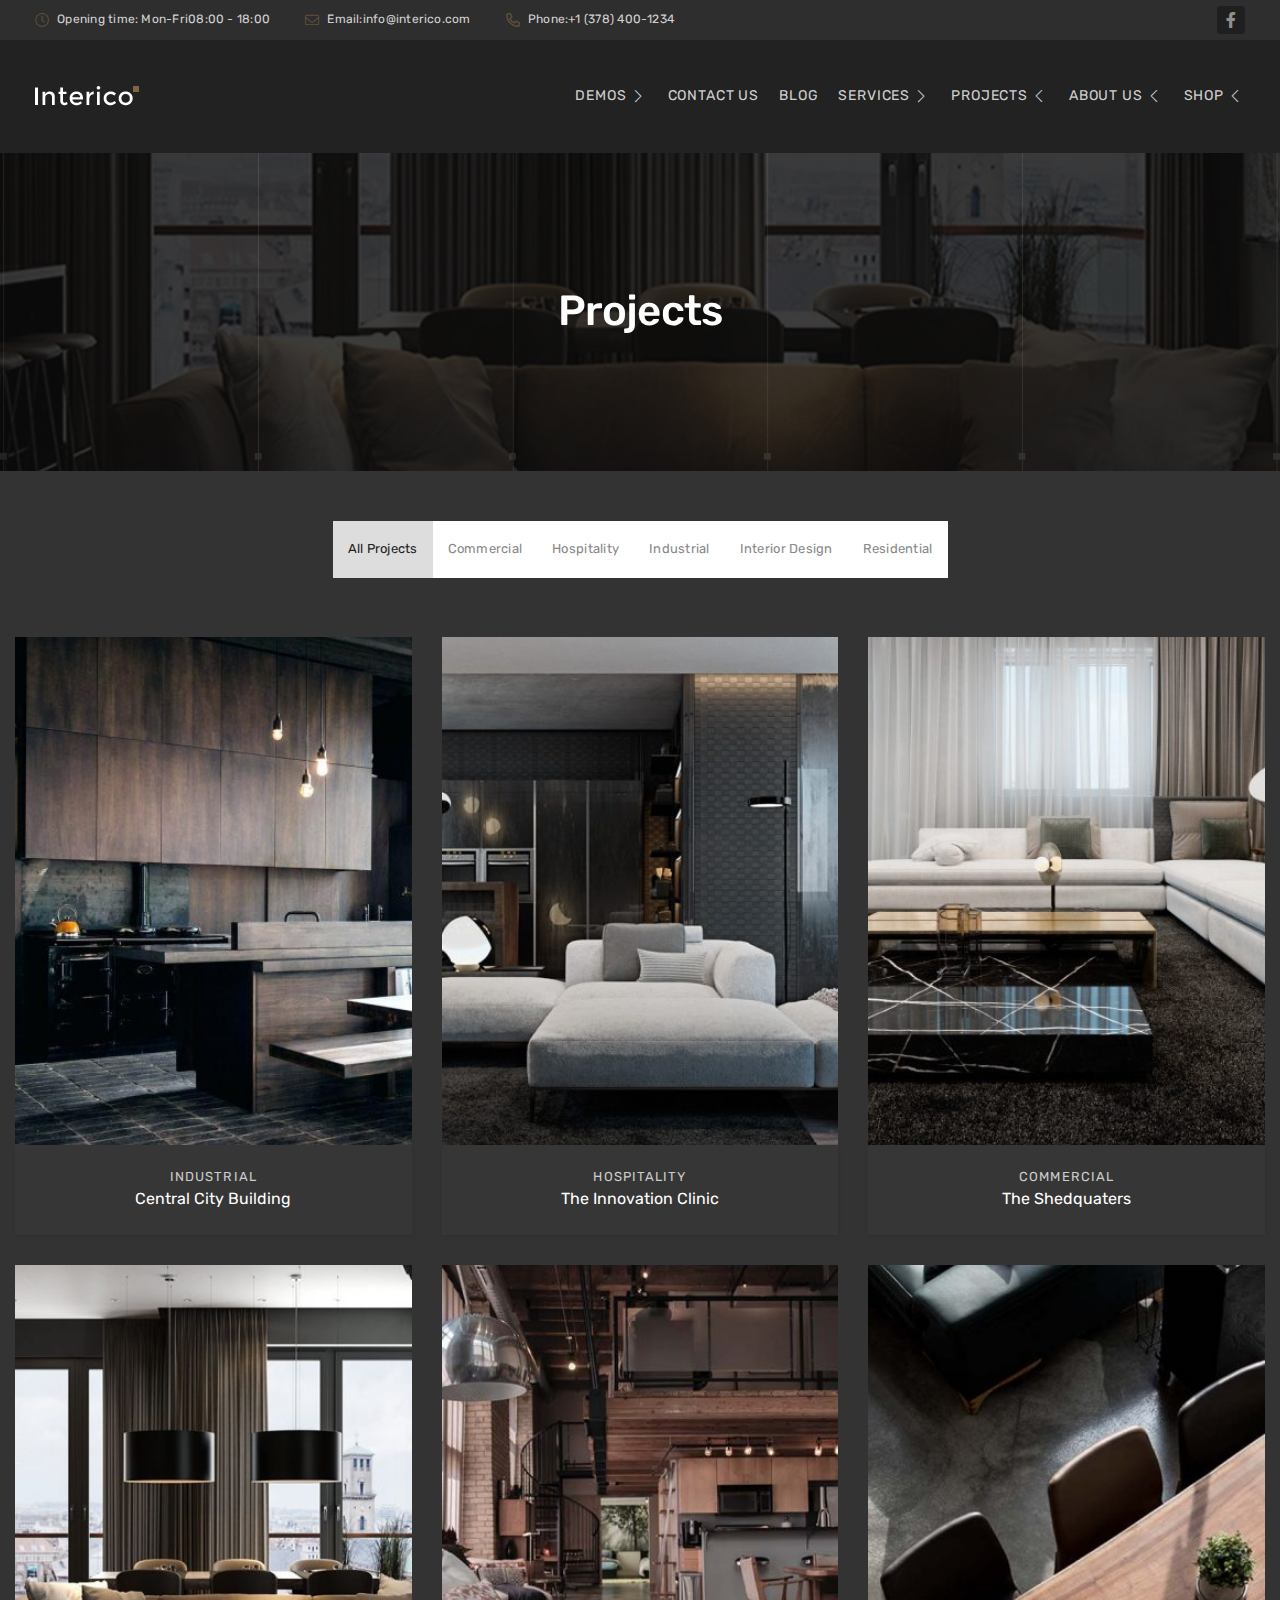
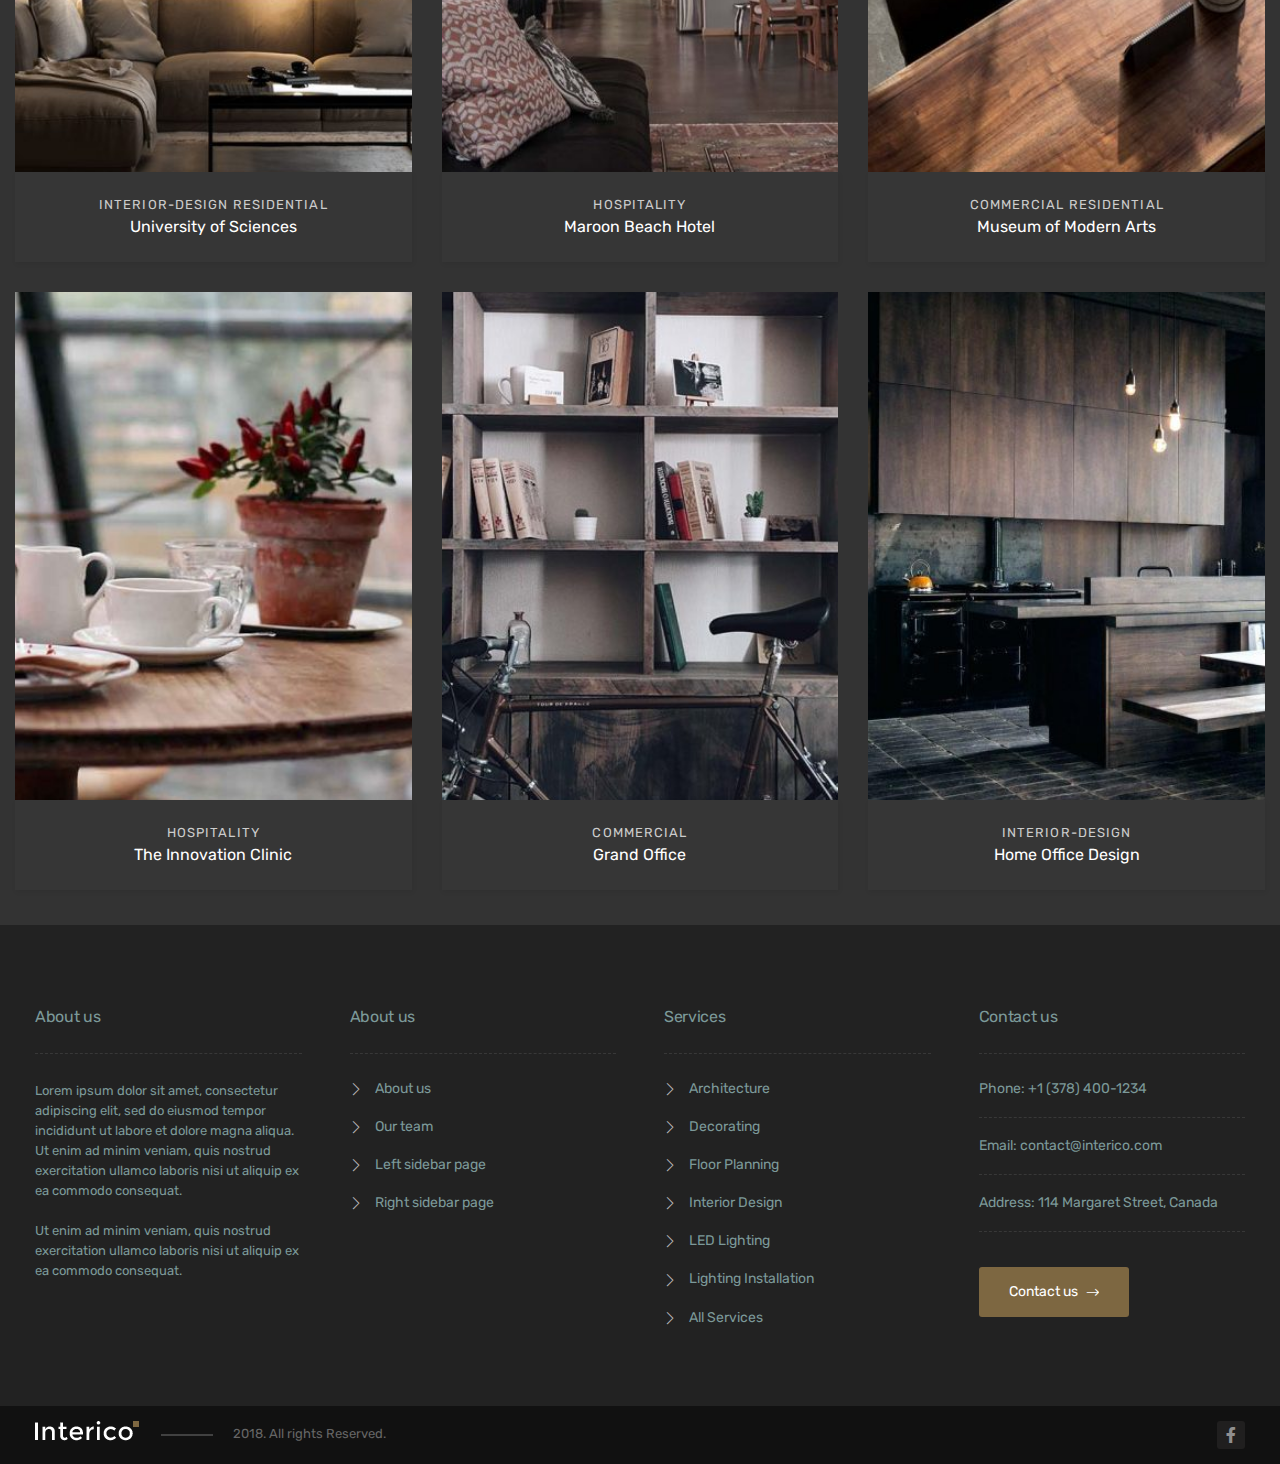
<file: projects.html>
<!DOCTYPE html>
<html lang="en">
<head>
	<title>Projects</title>
	<meta charset="UTF-8">
	<meta name="format-detection" content="telephone=no">
	<link rel="stylesheet" href="css/style.min.css">
	<link rel="shortcut icon" href="favicon.ico">
	<!-- <meta name="robots" content="noindex, nofollow"> -->
	<!-- <meta name="viewport" content="width=device-width, initial-scale=1.0, maximum-scale=1.0, user-scalable=0"> -->
	<meta name="viewport" content="width=device-width, initial-scale=1.0">
</head>

<body>
	<div class="wrapper">
		<header class="header">
	<div class="header__wrpapper">
		<div class="header__top top-header">
			<div class="top-header__container _container">
				<div class="top-header__items">
					<div class="top-header__links">
						<a data-da=".menu__body,600,first" href="#"
							class="top-header__link top-header__link--clock _icon-clock">
							<span>Opening time: Mon-Fri</span>
							08:00 - 18:00
						</a>
						<a href="mailto:info@interico.com " class="top-header__link _icon-email"> <span>Email:</span>
							info@interico.com </a>
						<a href="tel:+13784001234 " class="top-header__link top-header__link--phone _icon-phone">
							<span>Phone:</span> +1 (378)
							400-1234
						</a>
					</div>
					<a href="# " class="top-header__social _facebook-icon _icon-facebook"></a>
				</div>
			</div>
		</div>
		<div class="header__bottom bottom-header">
			<div class="bottom-header__container _container">
				<div class="bottom-header__items">
					<a href="#" class="bottom-header__logo">
						<img src="img/icons/logo.png" alt="logotype">
					</a>
					<div class="bottom-header__menu menu">
						<div class="menu__icon icon-menu">
							<span></span>
							<span></span>
							<span></span>
						</div>
						<nav class="menu__body">
							<ul data-spollers="992,max" class="menu__list">
								<li class="menu__item menu__item--drop-down">
									<a href="#" class="menu__link ">Demos</a>
									<button data-spoller class="menu__arrow _icon-chevrone"></button>
									<ul class="menu__sub-list">
										<li class="menu__sub-item">
											<a href="#" class="menu__sub-link">Demos - 1</a>
										</li>
										<li class="menu__sub-item menu__sub-item--drop-down">
											<a href="#" class="menu__sub-link">Demos - 2</a>
											<button data-spoller class="menu__sub-arrow _icon-chevrone"></button>
											<ul class="menu__sub-sub-list">
												<li class="menu__sub-sub-item">
													<a href="#" class="menu__sub-sub-link">Demos - 2.1</a>
												</li>
												<li class="menu__sub-sub-item">
													<a href="#" class="menu__sub-sub-link">Demos - 2.2</a>
												</li>
												<li class="menu__sub-sub-item">
													<a href="#" class="menu__sub-sub-link">Demos - 2.3</a>
												</li>
												<li class="menu__sub-sub-item">
													<a href="#" class="menu__sub-sub-link">Demos - 2.4</a>
												</li>
												<li class="menu__sub-sub-item">
													<a href="#" class="menu__sub-sub-link">Demos - 2.5</a>
												</li>
											</ul>
										</li>
										<li class="menu__sub-item menu__sub-item--drop-down">
											<a href="#" class="menu__sub-link">Demos - 3</a>
											<button data-spoller class="menu__sub-arrow _icon-chevrone"></button>
											<ul class="menu__sub-sub-list">
												<li class="menu__sub-sub-item">
													<a href="#" class="menu__sub-sub-link">Demos - 3.1</a>
												</li>
												<li class="menu__sub-sub-item">
													<a href="#" class="menu__sub-sub-link">Demos - 3.2</a>
												</li>
												<li class="menu__sub-sub-item">
													<a href="#" class="menu__sub-sub-link">Demos - 3.3</a>
												</li>
												<li class="menu__sub-sub-item">
													<a href="#" class="menu__sub-sub-link">Demos - 4.4</a>
												</li>
												<li class="menu__sub-sub-item">
													<a href="#" class="menu__sub-sub-link">Demos - 5.5</a>
												</li>
											</ul>
										</li>
										<li class="menu__sub-item">
											<a href="#" class="menu__sub-link">Demos - 4</a>
										</li>
										<li class="menu__sub-item">
											<a href="#" class="menu__sub-link">Demos - 5</a>
										</li>
									</ul>
								</li>
								<li class="menu__item">
									<a href="#" class="menu__link">Contact us</a>
								</li>
								<li class="menu__item">
									<a href="#" class="menu__link">Blog</a>
								</li>
								<li class="menu__item menu__item--drop-down">
									<a href="#" class="menu__link">Services</a>
									<button data-spoller class="menu__arrow _icon-chevrone"></button>
									<ul class="menu__sub-list">
										<li class="menu__sub-item">
											<a href="#" class="menu__sub-link">Services - 1</a>
										</li>
										<li class="menu__sub-item menu__sub-item--drop-down">
											<a href="#" class="menu__sub-link">Services - 2</a>
											<button data-spoller class="menu__sub-arrow _icon-chevrone"></button>
											<ul class="menu__sub-sub-list">
												<li class="menu__sub-sub-item">
													<a href="#" class="menu__sub-sub-link">Services - 2.1</a>
												</li>
												<li class="menu__sub-sub-item">
													<a href="#" class="menu__sub-sub-link">Services - 2.2</a>
												</li>
											</ul>
										</li>
										<li class="menu__sub-item menu__sub-item--drop-down">
											<a href="#" class="menu__sub-link">Services - 3</a>
											<button data-spoller class="menu__sub-arrow _icon-chevrone"></button>
											<ul class="menu__sub-sub-list">
												<li class="menu__sub-sub-item">
													<a href="#" class="menu__sub-sub-link">Services - 3.1</a>
												</li>
												<li class="menu__sub-sub-item">
													<a href="#" class="menu__sub-sub-link">Services - 3.2</a>
												</li>
												<li class="menu__sub-sub-item">
													<a href="#" class="menu__sub-sub-link">Services - 3.3</a>
												</li>
												<li class="menu__sub-sub-item">
													<a href="#" class="menu__sub-sub-link">Services - 4.4</a>
												</li>
												<li class="menu__sub-sub-item">
													<a href="#" class="menu__sub-sub-link">Services - 5.5</a>
												</li>
											</ul>
										</li>
										<li class="menu__sub-item">
											<a href="#" class="menu__sub-link">Services - 4</a>
										</li>
										<li class="menu__sub-item menu__sub-item--drop-down">
											<a href="#" class="menu__sub-link">Services - 5</a>
											<button data-spoller class="menu__sub-arrow _icon-chevrone"></button>
											<ul class="menu__sub-sub-list">
												<li class="menu__sub-sub-item">
													<a href="#" class="menu__sub-sub-link">Services - 5.1</a>
												</li>
												<li class="menu__sub-sub-item">
													<a href="#" class="menu__sub-sub-link">Services - 5.2</a>
												</li>
												<li class="menu__sub-sub-item">
													<a href="#" class="menu__sub-sub-link">Services - 5.3</a>
												</li>
												<li class="menu__sub-sub-item">
													<a href="#" class="menu__sub-sub-link">Services - 5.4</a>
												</li>
												<li class="menu__sub-sub-item">
													<a href="#" class="menu__sub-sub-link">Services - 5.5</a>
												</li>
												<li class="menu__sub-sub-item">
													<a href="#" class="menu__sub-sub-link">Services - 5.6</a>
												</li>
												<li class="menu__sub-sub-item">
													<a href="#" class="menu__sub-sub-link">Services - 5.7</a>
												</li>
												<li class="menu__sub-sub-item">
													<a href="#" class="menu__sub-sub-link">Services - 5.8</a>
												</li>
											</ul>
										</li>
										<li class="menu__sub-item menu__sub-item--drop-down">
											<a href="#" class="menu__sub-link">Services - 6</a>
											<button data-spoller class="menu__sub-arrow _icon-chevrone"></button>
											<ul class="menu__sub-sub-list">
												<li class="menu__sub-sub-item">
													<a href="#" class="menu__sub-sub-link">Services - 6.1</a>
												</li>
												<li class="menu__sub-sub-item">
													<a href="#" class="menu__sub-sub-link">Services - 6.2</a>
												</li>
												<li class="menu__sub-sub-item">
													<a href="#" class="menu__sub-sub-link">Services - 6.3</a>
												</li>
												<li class="menu__sub-sub-item">
													<a href="#" class="menu__sub-sub-link">Services - 6.4</a>
												</li>
												<li class="menu__sub-sub-item">
													<a href="#" class="menu__sub-sub-link">Services - 6.5</a>
												</li>
												<li class="menu__sub-sub-item">
													<a href="#" class="menu__sub-sub-link">Services - 6.5</a>
												</li>
											</ul>
										</li>
									</ul>
								</li>
								<li class="menu__item menu__item--drop-down">
									<a href="#" class="menu__link">Projects</a>
									<button data-spoller class="menu__arrow _icon-chevrone"></button>
									<ul class="menu__sub-list">
										<li class="menu__sub-item">
											<a href="#" class="menu__sub-link">Projects - 1</a>
										</li>
										<li class="menu__sub-item">
											<a href="#" class="menu__sub-link">Projects - 2</a>
										</li>
										<li class="menu__sub-item menu__sub-item--drop-down">
											<a href="#" class="menu__sub-link">Services - 3</a>
											<button data-spoller class="menu__sub-arrow _icon-chevrone"></button>
											<ul class="menu__sub-sub-list">
												<li class="menu__sub-sub-item">
													<a href="#" class="menu__sub-sub-link">Services - 3.1</a>
												</li>
												<li class="menu__sub-sub-item">
													<a href="#" class="menu__sub-sub-link">Services - 3.2</a>
												</li>
												<li class="menu__sub-sub-item">
													<a href="#" class="menu__sub-sub-link">Services - 3.3</a>
												</li>
											</ul>
										</li>
									</ul>
								</li>
								<li class="menu__item menu__item--drop-down">
									<a href="#" class="menu__link">About us</a>
									<button data-spoller class="menu__arrow _icon-chevrone"></button>
									<ul class="menu__sub-list">
										<li class="menu__sub-item menu__sub-item--drop-down">
											<a href="#" class="menu__sub-link">About us - 1</a>
											<button data-spoller class="menu__sub-arrow _icon-chevrone"></button>
											<ul class="menu__sub-sub-list">
												<li class="menu__sub-sub-item">
													<a href="#" class="menu__sub-sub-link">About us - 1.1</a>
												</li>
											</ul>
										</li>
										<li class="menu__sub-item menu__sub-item--drop-down">
											<a href="#" class="menu__sub-link">About us - 2</a>
											<button data-spoller class="menu__sub-arrow _icon-chevrone"></button>
											<ul class="menu__sub-sub-list">
												<li class="menu__sub-sub-item">
													<a href="#" class="menu__sub-sub-link">About us - 2.1</a>
												</li>
												<li class="menu__sub-sub-item">
													<a href="#" class="menu__sub-sub-link">About us - 2.2</a>
												</li>
											</ul>
										</li>
										<li class="menu__sub-item menu__sub-item--drop-down">
											<a href="#" class="menu__sub-link">About us - 3</a>
											<button data-spoller class="menu__sub-arrow _icon-chevrone"></button>
											<ul class="menu__sub-sub-list">
												<li class="menu__sub-sub-item">
													<a href="#" class="menu__sub-sub-link">About us - 3.1</a>
												</li>
												<li class="menu__sub-sub-item">
													<a href="#" class="menu__sub-sub-link">About us - 3.2</a>
												</li>
												<li class="menu__sub-sub-item">
													<a href="#" class="menu__sub-sub-link">About us - 3.3</a>
												</li>
											</ul>
										</li>
										<li class="menu__sub-item menu__sub-item--drop-down">
											<a href="#" class="menu__sub-link">About us - 4</a>
											<button data-spoller class="menu__sub-arrow _icon-chevrone"></button>
											<ul class="menu__sub-sub-list">
												<li class="menu__sub-sub-item">
													<a href="#" class="menu__sub-sub-link">About us - 4.1</a>
												</li>
												<li class="menu__sub-sub-item">
													<a href="#" class="menu__sub-sub-link">About us - 4.2</a>
												</li>
												<li class="menu__sub-sub-item">
													<a href="#" class="menu__sub-sub-link">About us - 4.3</a>
												</li>
												<li class="menu__sub-sub-item">
													<a href="#" class="menu__sub-sub-link">About us - 4.4</a>
												</li>
											</ul>
										</li>
										<li class="menu__sub-item menu__sub-item--drop-down">
											<a href="#" class="menu__sub-link">About us - 5</a>
											<button data-spoller class="menu__sub-arrow _icon-chevrone"></button>
											<ul class="menu__sub-sub-list">
												<li class="menu__sub-sub-item">
													<a href="#" class="menu__sub-sub-link">About us - 5.1</a>
												</li>
												<li class="menu__sub-sub-item">
													<a href="#" class="menu__sub-sub-link">About us - 5.2</a>
												</li>
												<li class="menu__sub-sub-item">
													<a href="#" class="menu__sub-sub-link">About us - 5.3</a>
												</li>
												<li class="menu__sub-sub-item">
													<a href="#" class="menu__sub-sub-link">About us - 5.4</a>
												</li>
												<li class="menu__sub-sub-item">
													<a href="#" class="menu__sub-sub-link">About us - 5.5</a>
												</li>
											</ul>
										</li>
										<li class="menu__sub-item menu__sub-item--drop-down">
											<a href="#" class="menu__sub-link">About us - 6</a>
											<button data-spoller class="menu__sub-arrow _icon-chevrone"></button>
											<ul class="menu__sub-sub-list">
												<li class="menu__sub-sub-item">
													<a href="#" class="menu__sub-sub-link">About us - 6.1</a>
												</li>
												<li class="menu__sub-sub-item">
													<a href="#" class="menu__sub-sub-link">About us - 6.2</a>
												</li>
												<li class="menu__sub-sub-item">
													<a href="#" class="menu__sub-sub-link">About us - 6.3</a>
												</li>
												<li class="menu__sub-sub-item">
													<a href="#" class="menu__sub-sub-link">About us - 6.4</a>
												</li>
												<li class="menu__sub-sub-item">
													<a href="#" class="menu__sub-sub-link">About us - 6.5</a>
												</li>
												<li class="menu__sub-sub-item">
													<a href="#" class="menu__sub-sub-link">About us - 6.6</a>
												</li>
											</ul>
										</li>
										<li class="menu__sub-item menu__sub-item--drop-down">
											<a href="#" class="menu__sub-link">About us - 7</a>
											<button data-spoller class="menu__sub-arrow _icon-chevrone"></button>
											<ul class="menu__sub-sub-list">
												<li class="menu__sub-sub-item">
													<a href="#" class="menu__sub-sub-link">About us - 7.1</a>
												</li>
												<li class="menu__sub-sub-item">
													<a href="#" class="menu__sub-sub-link">About us - 7.2</a>
												</li>
												<li class="menu__sub-sub-item">
													<a href="#" class="menu__sub-sub-link">About us - 7.3</a>
												</li>
												<li class="menu__sub-sub-item">
													<a href="#" class="menu__sub-sub-link">About us - 7.4</a>
												</li>
												<li class="menu__sub-sub-item">
													<a href="#" class="menu__sub-sub-link">About us - 7.5</a>
												</li>
												<li class="menu__sub-sub-item">
													<a href="#" class="menu__sub-sub-link">About us - 7.6</a>
												</li>
												<li class="menu__sub-sub-item">
													<a href="#" class="menu__sub-sub-link">About us - 7.7</a>
												</li>
											</ul>
										</li>
										<li class="menu__sub-item menu__sub-item--drop-down">
											<a href="#" class="menu__sub-link">About us - 8</a>
											<button data-spoller class="menu__sub-arrow _icon-chevrone"></button>
											<ul class="menu__sub-sub-list">
												<li class="menu__sub-sub-item">
													<a href="#" class="menu__sub-sub-link">About us - 8.1</a>
												</li>
												<li class="menu__sub-sub-item">
													<a href="#" class="menu__sub-sub-link">About us - 8.2</a>
												</li>
												<li class="menu__sub-sub-item">
													<a href="#" class="menu__sub-sub-link">About us - 8.3</a>
												</li>
												<li class="menu__sub-sub-item">
													<a href="#" class="menu__sub-sub-link">About us - 8.4</a>
												</li>
												<li class="menu__sub-sub-item">
													<a href="#" class="menu__sub-sub-link">About us - 8.5</a>
												</li>
												<li class="menu__sub-sub-item">
													<a href="#" class="menu__sub-sub-link">About us - 8.6</a>
												</li>
												<li class="menu__sub-sub-item">
													<a href="#" class="menu__sub-sub-link">About us - 8.7</a>
												</li>
												<li class="menu__sub-sub-item">
													<a href="#" class="menu__sub-sub-link">About us - 8.8</a>
												</li>
											</ul>
										</li>
									</ul>
								</li>
								<li class="menu__item menu__item--drop-down">
									<a href="#" class="menu__link">Shop</a>
									<button data-spoller class="menu__arrow _icon-chevrone"></button>
									<ul class="menu__sub-list">
										<li class="menu__sub-item">
											<a href="#" class="menu__sub-link">Shop - 1</a>
										</li>
										<li class="menu__sub-item menu__sub-item--drop-down">
											<a href="#" class="menu__sub-link">Shop - 2</a>
											<button data-spoller class="menu__sub-arrow _icon-chevrone"></button>
											<ul class="menu__sub-sub-list">
												<li class="menu__sub-sub-item">
													<a href="#" class="menu__sub-sub-link">Shop - 2.1</a>
												</li>
												<li class="menu__sub-sub-item">
													<a href="#" class="menu__sub-sub-link">Shop - 2.2</a>
												</li>
												<li class="menu__sub-sub-item">
													<a href="#" class="menu__sub-sub-link">Shop - 2.3</a>
												</li>
												<li class="menu__sub-sub-item">
													<a href="#" class="menu__sub-sub-link">Shop - 2.4</a>
												</li>
												<li class="menu__sub-sub-item">
													<a href="#" class="menu__sub-sub-link">Shop - 2.5</a>
												</li>
											</ul>
										</li>
										<li class="menu__sub-item menu__sub-item--drop-down">
											<a href="#" class="menu__sub-link">Shop - 3</a>
											<button data-spoller class="menu__sub-arrow _icon-chevrone"></button>
											<ul class="menu__sub-sub-list">
												<li class="menu__sub-sub-item">
													<a href="#" class="menu__sub-sub-link">Shop - 3.1</a>
												</li>
												<li class="menu__sub-sub-item">
													<a href="#" class="menu__sub-sub-link">Shop - 3.2</a>
												</li>
												<li class="menu__sub-sub-item">
													<a href="#" class="menu__sub-sub-link">Shop - 3.3</a>
												</li>
												<li class="menu__sub-sub-item">
													<a href="#" class="menu__sub-sub-link">Shop - 4.4</a>
												</li>
												<li class="menu__sub-sub-item">
													<a href="#" class="menu__sub-sub-link">Shop - 5.5</a>
												</li>
											</ul>
										</li>
										<li class="menu__sub-item">
											<a href="#" class="menu__sub-link">Shop - 4</a>
										</li>
										<li class="menu__sub-item">
											<a href="#" class="menu__sub-link">Shop - 5</a>
										</li>
									</ul>
								</li>
							</ul>
						</nav>
					</div>
				</div>
			</div>
		</div>
	</div>
</header>
		<main class="page">

			<section class="page__welcome welcome">
				<div class="welcome__decro _ibg">
					<img src="img/home-silder/04.png" alt="home-silder 04">
				</div>
				<div class="welcome__background _ibg">
					<img src="img/welcome/03.jpg" alt="welcome 03">
				</div>
				<div class="welcome__container _container">
					<div class="welcome__body">
						<h3 class="welcome__title">Projects</h3>
					</div>
				</div>
			</section>

			<section class="page__projects projects">
				<div class="projects__container _container">
					<div class="projects__navigation">
						<div class="projects__list">
							<button type="button" class="projects__btn _active" data-filter="all">All Projects</button>
							<button type="button" class="projects__btn" data-filter="commercial">Commercial</button>
							<button type="button" class="projects__btn" data-filter="hospitality">Hospitality</button>
							<button type="button" class="projects__btn" data-filter="industrial">Industrial</button>
							<button type="button" class="projects__btn" data-filter="design">Interior Design</button>
							<button type="button" class="projects__btn" data-filter="residential">Residential</button>
						</div>
					</div>
					<div class="projects__body">
						<div class="projects__column industrial">
							<a href="#" class="projects__item">
								<div class="projects__image _ibg">
									<div class="projects__hover"></div>
									<img src="img/design/01.jpg" alt="design 01">
								</div>
								<div class="projects__bottom">
									<div class="projects__name">Industrial</div>
									<div class="projects__text">Central City Building</div>
								</div>
							</a>
						</div>
						<div class="projects__column hospitality">
							<a href="#" class="projects__item">
								<div class="projects__image _ibg">
									<div class="projects__hover"></div>
									<img src="img/design/02.jpg" alt="design 02">
								</div>
								<div class="projects__bottom">
									<div class="projects__name">Hospitality</div>
									<div class="projects__text">The Innovation Clinic</div>
								</div>
							</a>
						</div>
						<div class="projects__column commercial">
							<a href="#" class="projects__item">
								<div class="projects__image _ibg">
									<div class="projects__hover"></div>
									<img src="img/design/03.jpg" alt="design 03">
								</div>
								<div class="projects__bottom">
									<div class="projects__name">commercial</div>
									<div class="projects__text">The Shedquaters</div>
								</div>
							</a>
						</div>
						<div class="projects__column design">
							<a href="#" class="projects__item">
								<div class="projects__image _ibg">
									<div class="projects__hover"></div>
									<img src="img/design/04.jpg" alt="design 04">
								</div>
								<div class="projects__bottom">
									<div class="projects__name"> interior-design residential</div>
									<div class="projects__text">University of Sciences </div>
								</div>
							</a>
						</div>
						<div class="projects__column hospitality">
							<a href="#" class="projects__item">
								<div class="projects__image _ibg">
									<div class="projects__hover"></div>
									<img src="img/design/05.jpg" alt="design 05">
								</div>
								<div class="projects__bottom">
									<div class="projects__name">Hospitality</div>
									<div class="projects__text">Maroon Beach Hotel</div>
								</div>
							</a>
						</div>
						<div class="projects__column residential">
							<a href="#" class="projects__item">
								<div class="projects__image _ibg">
									<div class="projects__hover"></div>
									<img src="img/design/06.jpg" alt="design 06">
								</div>
								<div class="projects__bottom">
									<div class="projects__name">commercial residential</div>
									<div class="projects__text">Museum of Modern Arts</div>
								</div>
							</a>
						</div>
						<div class="projects__column hospitality">
							<a href="#" class="projects__item">
								<div class="projects__image _ibg">
									<div class="projects__hover"></div>
									<img src="img/design/07.jpg" alt="design 07">
								</div>
								<div class="projects__bottom">
									<div class="projects__name">Hospitality</div>
									<div class="projects__text">The Innovation Clinic</div>
								</div>
							</a>
						</div>
						<div class="projects__column commercial">
							<a href="#" class="projects__item">
								<div class="projects__image _ibg">
									<div class="projects__hover"></div>
									<img src="img/design/08.jpg" alt="design 08">
								</div>
								<div class="projects__bottom">
									<div class="projects__name">commercial</div>
									<div class="projects__text">Grand Office</div>
								</div>
							</a>
						</div>
						<div class="projects__column design">
							<a href="#" class="projects__item">
								<div class="projects__image _ibg">
									<div class="projects__hover"></div>
									<img src="img/design/01.jpg" alt="design 01">
								</div>
								<div class="projects__bottom">
									<div class="projects__name">interior-design </div>
									<div class="projects__text">Home Office Design</div>
								</div>
							</a>
						</div>
					</div>
				</div>
			</section>






		</main>
		<footer class="footer">
	<div class="footer__top top-footer">
		<div class="top-footer__container _container">
			<div class="top-footer__items">
				<div class="top-footer__column top-footer__column--about">
					<div class="top-footer__item">
						<div class="top-footer__title">About us</div>
						<div class="top-footer__text">
							<p>
								Lorem ipsum dolor sit amet, consectetur adipiscing elit, sed do eiusmod tempor incididunt ut
								labore et dolore magna aliqua. Ut enim ad minim veniam, quis nostrud exercitation ullamco
								laboris nisi ut aliquip ex ea commodo consequat.
							</p>
							<p>
								Ut enim ad minim veniam, quis nostrud exercitation ullamco laboris nisi ut aliquip ex ea commodo
								consequat.
							</p>
						</div>
					</div>
				</div>
				<div class="top-footer__column top-footer__column--spoller">
					<div class="top-footer__item">
						<div class="top-footer__title">About us</div>
						<ul data-spollers class="top-footer__list">
							<li>
								<a href="#" class="top-footer__link">About us</a>
								<button data-spoller class="top-footer__arrow _icon-chevrone"></button>
								<ul class="top-footer__sub-list">
									<li><a href="#" class="top-footer__sub-link">About us 1</a></li>
								</ul>
							</li>
							<li>
								<a href="#" class="top-footer__link">Our team</a>
								<button data-spoller class="top-footer__arrow _icon-chevrone"></button>
								<ul class="top-footer__sub-list">
									<li><a href="#" class="top-footer__sub-link">Our team 1</a></li>
									<li><a href="#" class="top-footer__sub-link">Our team 2</a></li>
								</ul>
							</li>
							<li>
								<a href="#" class="top-footer__link">Left sidebar page</a>
								<button data-spoller class="top-footer__arrow _icon-chevrone"></button>
								<ul class="top-footer__sub-list">
									<li><a href="#" class="top-footer__sub-link">Left sidebar page 1</a></li>
									<li><a href="#" class="top-footer__sub-link">Left sidebar page 2</a></li>
									<li><a href="#" class="top-footer__sub-link">Left sidebar page 3</a></li>
								</ul>
							</li>
							<li>
								<a href="#" class="top-footer__link">Right sidebar page</a>
								<button data-spoller class="top-footer__arrow _icon-chevrone"></button>
								<ul class="top-footer__sub-list">
									<li><a href="#" class="top-footer__sub-link">Right sidebar page 1</a></li>
									<li><a href="#" class="top-footer__sub-link">Right sidebar page 2</a></li>
									<li><a href="#" class="top-footer__sub-link">Right sidebar page 3</a></li>
									<li><a href="#" class="top-footer__sub-link">Right sidebar page 4</a></li>
								</ul>
							</li>
						</ul>
					</div>
				</div>
				<div class="top-footer__column top-footer__column--spoller">
					<div class="top-footer__item">
						<div class="top-footer__title">Services</div>
						<ul data-spollers class="top-footer__list">
							<li>
								<a href="#" class="top-footer__link">Architecture</a>
								<button data-spoller class="top-footer__arrow _icon-chevrone"></button>
								<ul class="top-footer__sub-list">
									<li><a href="#" class="top-footer__sub-link">Architecture 1</a></li>
								</ul>
							</li>
							<li>
								<a href="#" class="top-footer__link">Decorating</a>
								<button data-spoller class="top-footer__arrow _icon-chevrone"></button>
								<ul class="top-footer__sub-list">
									<li><a href="#" class="top-footer__sub-link">Decorating 1</a></li>
									<li><a href="#" class="top-footer__sub-link">Decorating 2</a></li>
								</ul>
							</li>
							<li>
								<a href="#" class="top-footer__link">Floor Planning</a>
								<button data-spoller class="top-footer__arrow _icon-chevrone"></button>
								<ul class="top-footer__sub-list">
									<li><a href="#" class="top-footer__sub-link">Floor Planning 1</a></li>
									<li><a href="#" class="top-footer__sub-link">Floor Planning 2</a></li>
									<li><a href="#" class="top-footer__sub-link">Floor Planning 3</a></li>
								</ul>
							</li>
							<li>
								<a href="#" class="top-footer__link">Interior Design</a>
								<button data-spoller class="top-footer__arrow _icon-chevrone"></button>
								<ul class="top-footer__sub-list">
									<li><a href="#" class="top-footer__sub-link">Interior Design 1</a></li>
									<li><a href="#" class="top-footer__sub-link">Interior Design 2</a></li>
									<li><a href="#" class="top-footer__sub-link">Interior Design 3</a></li>
									<li><a href="#" class="top-footer__sub-link">Interior Design 4</a></li>
								</ul>
							</li>
							<li>
								<a href="#" class="top-footer__link">LED Lighting</a>
								<button data-spoller class="top-footer__arrow _icon-chevrone"></button>
								<ul class="top-footer__sub-list">
									<li><a href="#" class="top-footer__sub-link">LED Lighting 1</a></li>
									<li><a href="#" class="top-footer__sub-link">LED Lighting 2</a></li>
									<li><a href="#" class="top-footer__sub-link">LED Lighting 3</a></li>
									<li><a href="#" class="top-footer__sub-link">LED Lighting 4</a></li>
									<li><a href="#" class="top-footer__sub-link">LED Lighting 5</a></li>
								</ul>
							</li>
							<li>
								<a href="#" class="top-footer__link">Lighting Installation</a>
								<button data-spoller class="top-footer__arrow _icon-chevrone"></button>
								<ul class="top-footer__sub-list">
									<li><a href="#" class="top-footer__sub-link">Lighting Installation 1</a></li>
									<li><a href="#" class="top-footer__sub-link">Lighting Installation 2</a></li>
									<li><a href="#" class="top-footer__sub-link">Lighting Installation 3</a></li>
									<li><a href="#" class="top-footer__sub-link">Lighting Installation 4</a></li>
									<li><a href="#" class="top-footer__sub-link">Lighting Installation 5</a></li>
									<li><a href="#" class="top-footer__sub-link">Lighting Installation 6</a></li>
								</ul>
							</li>
							<li>
								<a href="#" class="top-footer__link">All Services</a>
								<button data-spoller class="top-footer__arrow _icon-chevrone"></button>
								<ul class="top-footer__sub-list">
									<li><a href="#" class="top-footer__sub-link">All Services 1</a></li>
									<li><a href="#" class="top-footer__sub-link">All Services 2</a></li>
									<li><a href="#" class="top-footer__sub-link">All Services 3</a></li>
									<li><a href="#" class="top-footer__sub-link">All Services 4</a></li>
									<li><a href="#" class="top-footer__sub-link">All Services 5</a></li>
									<li><a href="#" class="top-footer__sub-link">All Services 6</a></li>
									<li><a href="#" class="top-footer__sub-link">All Services 7</a></li>
								</ul>
							</li>
						</ul>
					</div>
				</div>
				<div class="top-footer__column top-footer__column--contact">
					<div class="top-footer__item">
						<div class="top-footer__title">Contact us</div>
						<div class="top-footer__box">
							<a href="tel:+13784001234" class="top-footer__contact">Phone: +1 (378) 400-1234</a>
							<a href="mailto:contact@interico.com" class="top-footer__contact">Email: contact@interico.com</a>
							<a href="#" class="top-footer__contact">Address: 114 Margaret Street, Canada </a>
							<a href="#" class="top-footer__button _btn-brown _icon-arrow">Contact us</a>
						</div>
					</div>
				</div>
			</div>
		</div>
	</div>
	<div class="footer__bottom bottom-footer">
		<div class="bottom-footer__container _container">
			<div class="bottom-footer__items">
				<div class="bottom-footer__copy">
					<a href="#" class="bottom-footer__logo">
						<img src="img/icons/logo.png" alt="logotype">
					</a>
					<a href="#" class="bottom-footer__text">2018. All rights Reserved.</a>
				</div>
				<a href="#" class="bottom-footer__social _facebook-icon _icon-facebook"></a>
			</div>
		</div>
	</div>
</footer>
	</div>
	<div class="popup popup_popup">
	<div class="popup__content">
		<div class="popup__body">
			<div class="popup__close"></div>
		</div>
	</div>
</div>
<div class="popup popup_massagename-message">
	<div class="popup__content">
		<div class="popup__body">
			<div class="popup__close"></div>
		</div>
	</div>
</div>
<div class="popup popup_video">
	<div class="popup__content">
		<div class="popup__body">
			<div class="popup__close popup__close_video"></div>
			<div class="popup__video _video"></div>
		</div>
	</div>
</div>

	<script src="js/vendors.min.js"></script>
<script src="js/app.min.js"></script>
</body>

</html>
</file>
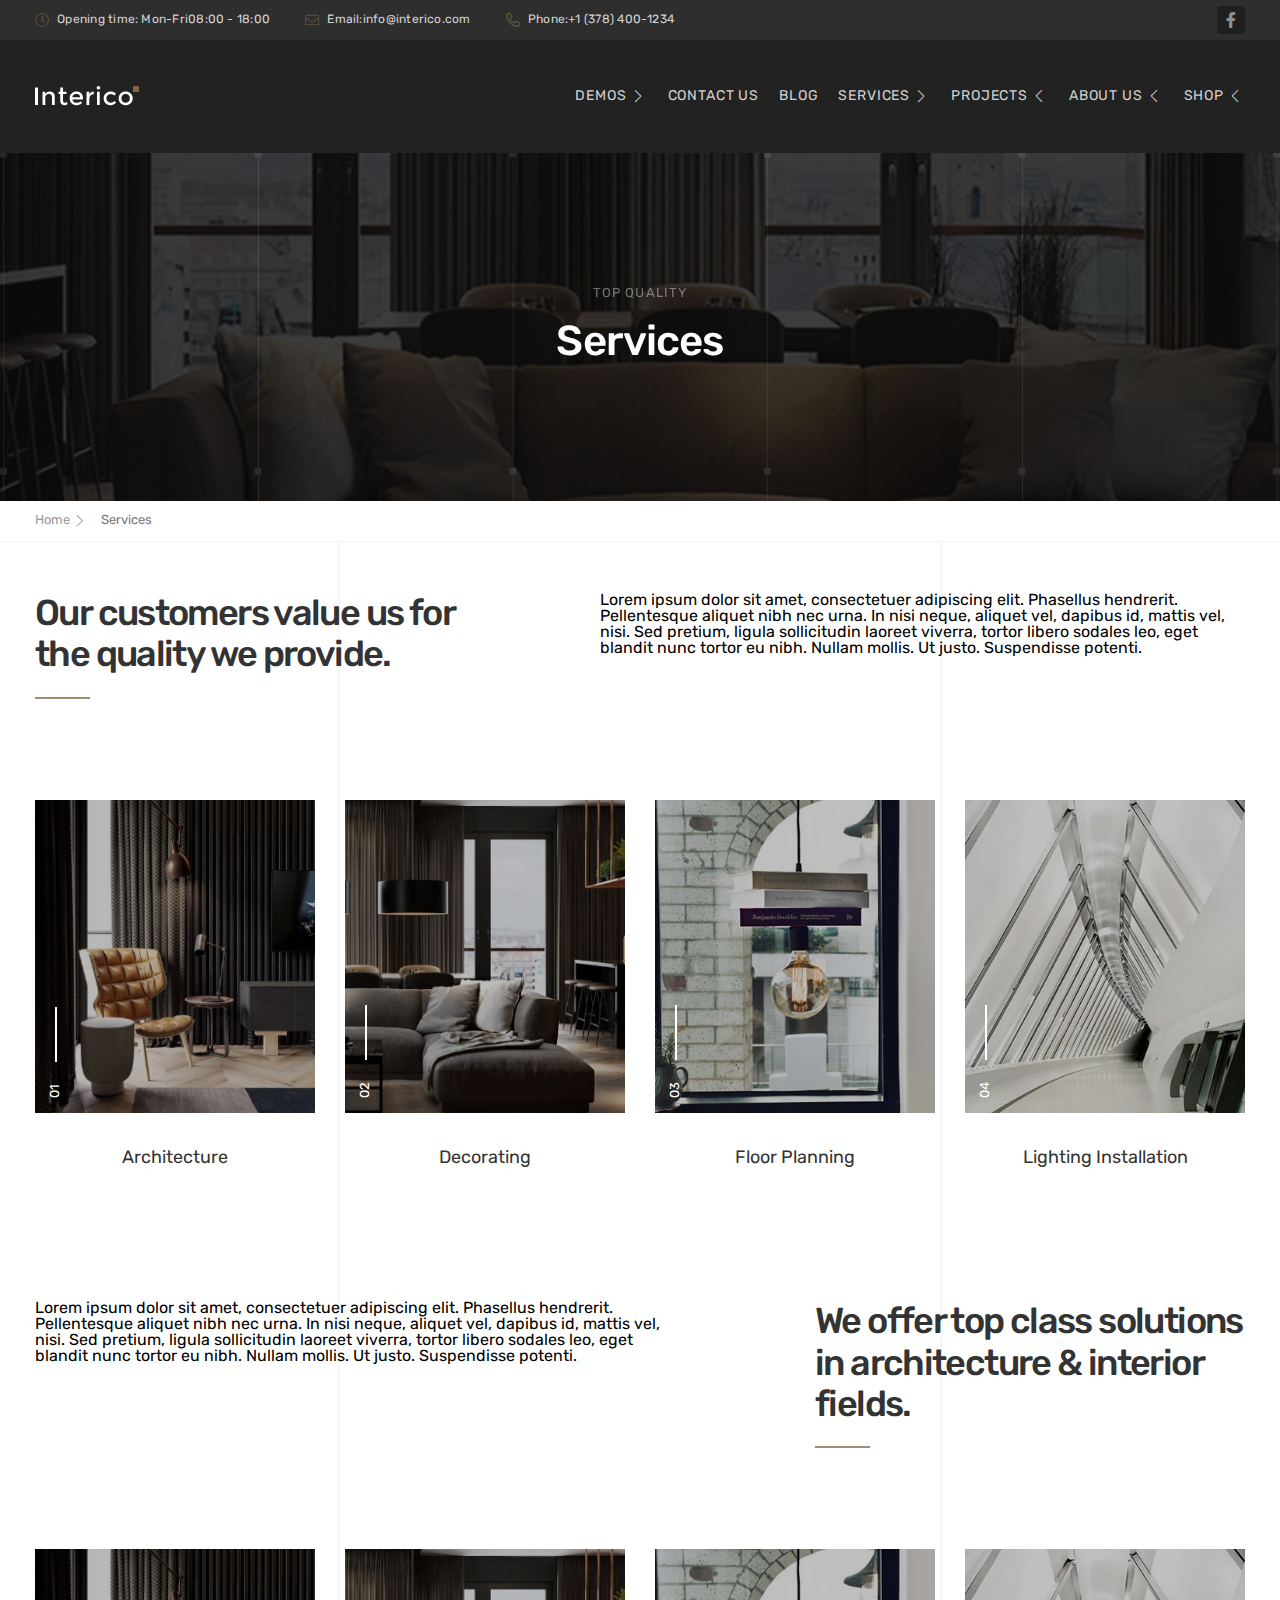
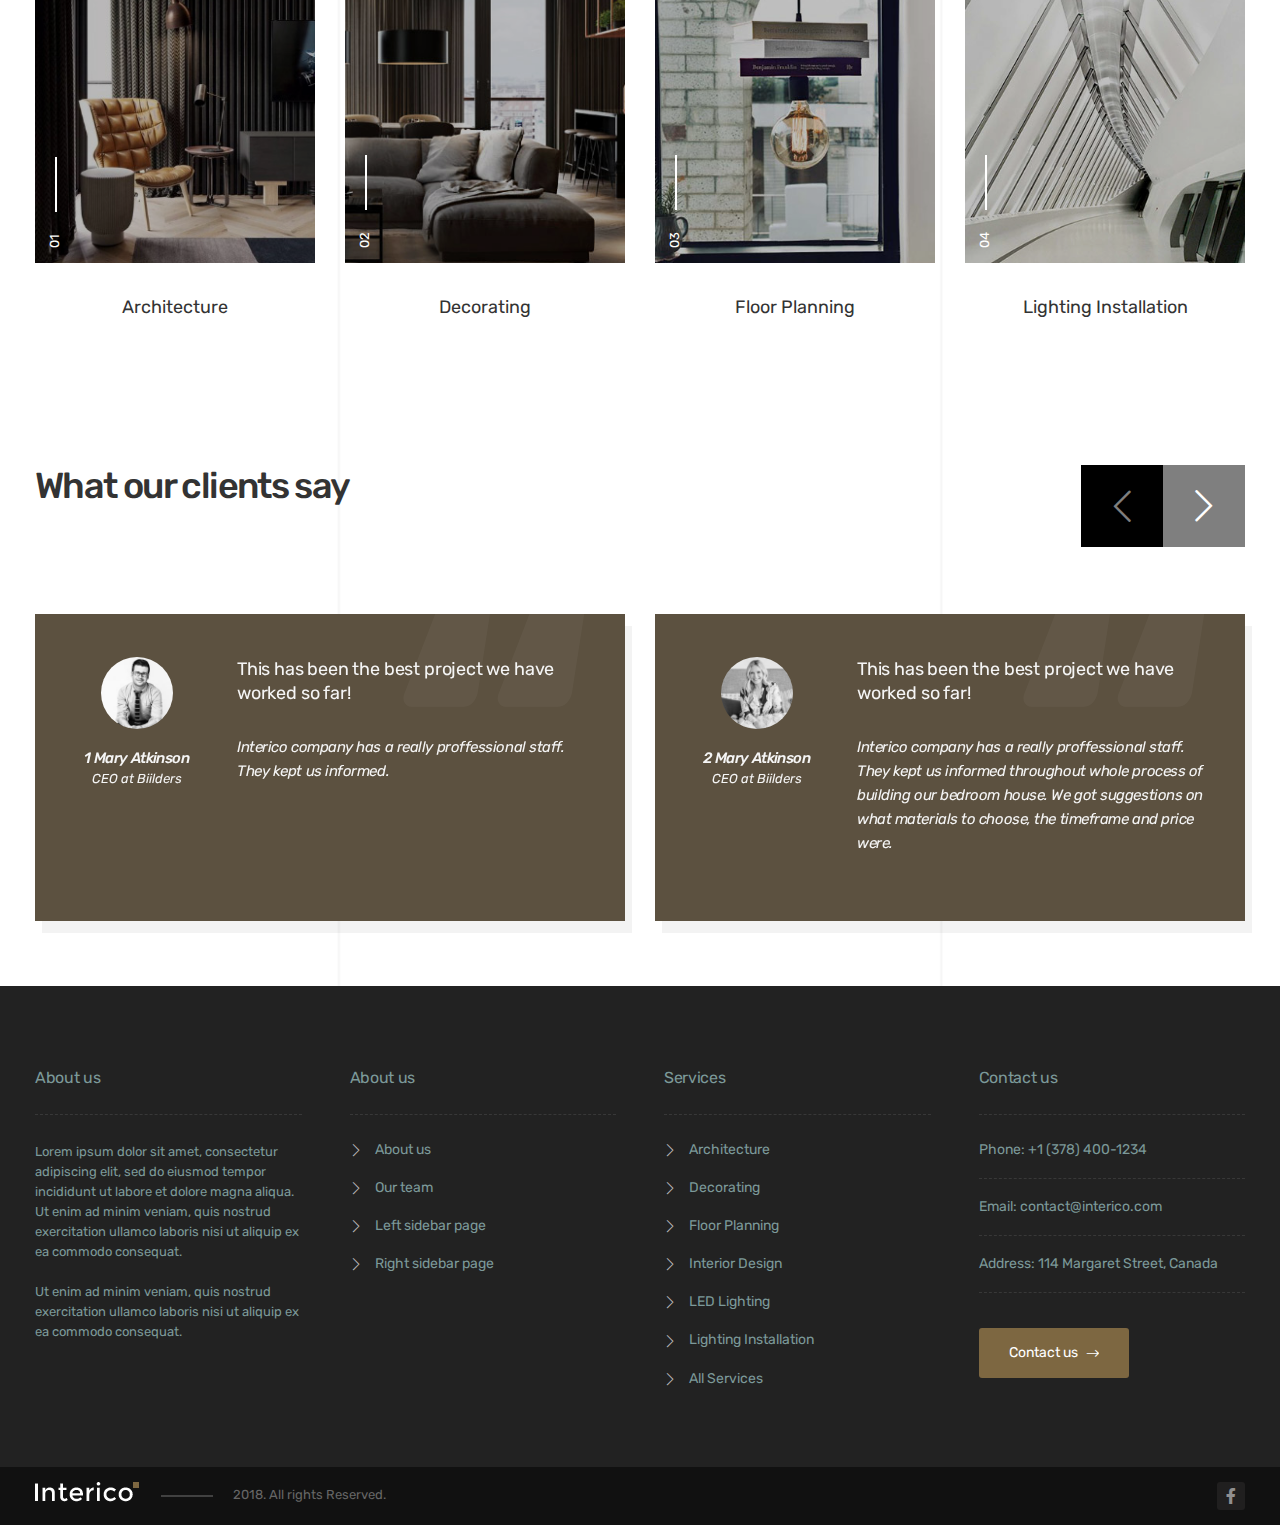
<file: services.html>
<!DOCTYPE html>
<html lang="en">
<head>
	<title>Services</title>
	<meta charset="UTF-8">
	<meta name="format-detection" content="telephone=no">
	<link rel="stylesheet" href="css/style.min.css">
	<link rel="shortcut icon" href="favicon.ico">
	<!-- <meta name="robots" content="noindex, nofollow"> -->
	<!-- <meta name="viewport" content="width=device-width, initial-scale=1.0, maximum-scale=1.0, user-scalable=0"> -->
	<meta name="viewport" content="width=device-width, initial-scale=1.0">
</head>

<body>
	<div class="wrapper">
		<header class="header">
	<div class="header__wrpapper">
		<div class="header__top top-header">
			<div class="top-header__container _container">
				<div class="top-header__items">
					<div class="top-header__links">
						<a data-da=".menu__body,600,first" href="#"
							class="top-header__link top-header__link--clock _icon-clock">
							<span>Opening time: Mon-Fri</span>
							08:00 - 18:00
						</a>
						<a href="mailto:info@interico.com " class="top-header__link _icon-email"> <span>Email:</span>
							info@interico.com </a>
						<a href="tel:+13784001234 " class="top-header__link top-header__link--phone _icon-phone">
							<span>Phone:</span> +1 (378)
							400-1234
						</a>
					</div>
					<a href="# " class="top-header__social _facebook-icon _icon-facebook"></a>
				</div>
			</div>
		</div>
		<div class="header__bottom bottom-header">
			<div class="bottom-header__container _container">
				<div class="bottom-header__items">
					<a href="#" class="bottom-header__logo">
						<img src="img/icons/logo.png" alt="logotype">
					</a>
					<div class="bottom-header__menu menu">
						<div class="menu__icon icon-menu">
							<span></span>
							<span></span>
							<span></span>
						</div>
						<nav class="menu__body">
							<ul data-spollers="992,max" class="menu__list">
								<li class="menu__item menu__item--drop-down">
									<a href="#" class="menu__link ">Demos</a>
									<button data-spoller class="menu__arrow _icon-chevrone"></button>
									<ul class="menu__sub-list">
										<li class="menu__sub-item">
											<a href="#" class="menu__sub-link">Demos - 1</a>
										</li>
										<li class="menu__sub-item menu__sub-item--drop-down">
											<a href="#" class="menu__sub-link">Demos - 2</a>
											<button data-spoller class="menu__sub-arrow _icon-chevrone"></button>
											<ul class="menu__sub-sub-list">
												<li class="menu__sub-sub-item">
													<a href="#" class="menu__sub-sub-link">Demos - 2.1</a>
												</li>
												<li class="menu__sub-sub-item">
													<a href="#" class="menu__sub-sub-link">Demos - 2.2</a>
												</li>
												<li class="menu__sub-sub-item">
													<a href="#" class="menu__sub-sub-link">Demos - 2.3</a>
												</li>
												<li class="menu__sub-sub-item">
													<a href="#" class="menu__sub-sub-link">Demos - 2.4</a>
												</li>
												<li class="menu__sub-sub-item">
													<a href="#" class="menu__sub-sub-link">Demos - 2.5</a>
												</li>
											</ul>
										</li>
										<li class="menu__sub-item menu__sub-item--drop-down">
											<a href="#" class="menu__sub-link">Demos - 3</a>
											<button data-spoller class="menu__sub-arrow _icon-chevrone"></button>
											<ul class="menu__sub-sub-list">
												<li class="menu__sub-sub-item">
													<a href="#" class="menu__sub-sub-link">Demos - 3.1</a>
												</li>
												<li class="menu__sub-sub-item">
													<a href="#" class="menu__sub-sub-link">Demos - 3.2</a>
												</li>
												<li class="menu__sub-sub-item">
													<a href="#" class="menu__sub-sub-link">Demos - 3.3</a>
												</li>
												<li class="menu__sub-sub-item">
													<a href="#" class="menu__sub-sub-link">Demos - 4.4</a>
												</li>
												<li class="menu__sub-sub-item">
													<a href="#" class="menu__sub-sub-link">Demos - 5.5</a>
												</li>
											</ul>
										</li>
										<li class="menu__sub-item">
											<a href="#" class="menu__sub-link">Demos - 4</a>
										</li>
										<li class="menu__sub-item">
											<a href="#" class="menu__sub-link">Demos - 5</a>
										</li>
									</ul>
								</li>
								<li class="menu__item">
									<a href="#" class="menu__link">Contact us</a>
								</li>
								<li class="menu__item">
									<a href="#" class="menu__link">Blog</a>
								</li>
								<li class="menu__item menu__item--drop-down">
									<a href="#" class="menu__link">Services</a>
									<button data-spoller class="menu__arrow _icon-chevrone"></button>
									<ul class="menu__sub-list">
										<li class="menu__sub-item">
											<a href="#" class="menu__sub-link">Services - 1</a>
										</li>
										<li class="menu__sub-item menu__sub-item--drop-down">
											<a href="#" class="menu__sub-link">Services - 2</a>
											<button data-spoller class="menu__sub-arrow _icon-chevrone"></button>
											<ul class="menu__sub-sub-list">
												<li class="menu__sub-sub-item">
													<a href="#" class="menu__sub-sub-link">Services - 2.1</a>
												</li>
												<li class="menu__sub-sub-item">
													<a href="#" class="menu__sub-sub-link">Services - 2.2</a>
												</li>
											</ul>
										</li>
										<li class="menu__sub-item menu__sub-item--drop-down">
											<a href="#" class="menu__sub-link">Services - 3</a>
											<button data-spoller class="menu__sub-arrow _icon-chevrone"></button>
											<ul class="menu__sub-sub-list">
												<li class="menu__sub-sub-item">
													<a href="#" class="menu__sub-sub-link">Services - 3.1</a>
												</li>
												<li class="menu__sub-sub-item">
													<a href="#" class="menu__sub-sub-link">Services - 3.2</a>
												</li>
												<li class="menu__sub-sub-item">
													<a href="#" class="menu__sub-sub-link">Services - 3.3</a>
												</li>
												<li class="menu__sub-sub-item">
													<a href="#" class="menu__sub-sub-link">Services - 4.4</a>
												</li>
												<li class="menu__sub-sub-item">
													<a href="#" class="menu__sub-sub-link">Services - 5.5</a>
												</li>
											</ul>
										</li>
										<li class="menu__sub-item">
											<a href="#" class="menu__sub-link">Services - 4</a>
										</li>
										<li class="menu__sub-item menu__sub-item--drop-down">
											<a href="#" class="menu__sub-link">Services - 5</a>
											<button data-spoller class="menu__sub-arrow _icon-chevrone"></button>
											<ul class="menu__sub-sub-list">
												<li class="menu__sub-sub-item">
													<a href="#" class="menu__sub-sub-link">Services - 5.1</a>
												</li>
												<li class="menu__sub-sub-item">
													<a href="#" class="menu__sub-sub-link">Services - 5.2</a>
												</li>
												<li class="menu__sub-sub-item">
													<a href="#" class="menu__sub-sub-link">Services - 5.3</a>
												</li>
												<li class="menu__sub-sub-item">
													<a href="#" class="menu__sub-sub-link">Services - 5.4</a>
												</li>
												<li class="menu__sub-sub-item">
													<a href="#" class="menu__sub-sub-link">Services - 5.5</a>
												</li>
												<li class="menu__sub-sub-item">
													<a href="#" class="menu__sub-sub-link">Services - 5.6</a>
												</li>
												<li class="menu__sub-sub-item">
													<a href="#" class="menu__sub-sub-link">Services - 5.7</a>
												</li>
												<li class="menu__sub-sub-item">
													<a href="#" class="menu__sub-sub-link">Services - 5.8</a>
												</li>
											</ul>
										</li>
										<li class="menu__sub-item menu__sub-item--drop-down">
											<a href="#" class="menu__sub-link">Services - 6</a>
											<button data-spoller class="menu__sub-arrow _icon-chevrone"></button>
											<ul class="menu__sub-sub-list">
												<li class="menu__sub-sub-item">
													<a href="#" class="menu__sub-sub-link">Services - 6.1</a>
												</li>
												<li class="menu__sub-sub-item">
													<a href="#" class="menu__sub-sub-link">Services - 6.2</a>
												</li>
												<li class="menu__sub-sub-item">
													<a href="#" class="menu__sub-sub-link">Services - 6.3</a>
												</li>
												<li class="menu__sub-sub-item">
													<a href="#" class="menu__sub-sub-link">Services - 6.4</a>
												</li>
												<li class="menu__sub-sub-item">
													<a href="#" class="menu__sub-sub-link">Services - 6.5</a>
												</li>
												<li class="menu__sub-sub-item">
													<a href="#" class="menu__sub-sub-link">Services - 6.5</a>
												</li>
											</ul>
										</li>
									</ul>
								</li>
								<li class="menu__item menu__item--drop-down">
									<a href="#" class="menu__link">Projects</a>
									<button data-spoller class="menu__arrow _icon-chevrone"></button>
									<ul class="menu__sub-list">
										<li class="menu__sub-item">
											<a href="#" class="menu__sub-link">Projects - 1</a>
										</li>
										<li class="menu__sub-item">
											<a href="#" class="menu__sub-link">Projects - 2</a>
										</li>
										<li class="menu__sub-item menu__sub-item--drop-down">
											<a href="#" class="menu__sub-link">Services - 3</a>
											<button data-spoller class="menu__sub-arrow _icon-chevrone"></button>
											<ul class="menu__sub-sub-list">
												<li class="menu__sub-sub-item">
													<a href="#" class="menu__sub-sub-link">Services - 3.1</a>
												</li>
												<li class="menu__sub-sub-item">
													<a href="#" class="menu__sub-sub-link">Services - 3.2</a>
												</li>
												<li class="menu__sub-sub-item">
													<a href="#" class="menu__sub-sub-link">Services - 3.3</a>
												</li>
											</ul>
										</li>
									</ul>
								</li>
								<li class="menu__item menu__item--drop-down">
									<a href="#" class="menu__link">About us</a>
									<button data-spoller class="menu__arrow _icon-chevrone"></button>
									<ul class="menu__sub-list">
										<li class="menu__sub-item menu__sub-item--drop-down">
											<a href="#" class="menu__sub-link">About us - 1</a>
											<button data-spoller class="menu__sub-arrow _icon-chevrone"></button>
											<ul class="menu__sub-sub-list">
												<li class="menu__sub-sub-item">
													<a href="#" class="menu__sub-sub-link">About us - 1.1</a>
												</li>
											</ul>
										</li>
										<li class="menu__sub-item menu__sub-item--drop-down">
											<a href="#" class="menu__sub-link">About us - 2</a>
											<button data-spoller class="menu__sub-arrow _icon-chevrone"></button>
											<ul class="menu__sub-sub-list">
												<li class="menu__sub-sub-item">
													<a href="#" class="menu__sub-sub-link">About us - 2.1</a>
												</li>
												<li class="menu__sub-sub-item">
													<a href="#" class="menu__sub-sub-link">About us - 2.2</a>
												</li>
											</ul>
										</li>
										<li class="menu__sub-item menu__sub-item--drop-down">
											<a href="#" class="menu__sub-link">About us - 3</a>
											<button data-spoller class="menu__sub-arrow _icon-chevrone"></button>
											<ul class="menu__sub-sub-list">
												<li class="menu__sub-sub-item">
													<a href="#" class="menu__sub-sub-link">About us - 3.1</a>
												</li>
												<li class="menu__sub-sub-item">
													<a href="#" class="menu__sub-sub-link">About us - 3.2</a>
												</li>
												<li class="menu__sub-sub-item">
													<a href="#" class="menu__sub-sub-link">About us - 3.3</a>
												</li>
											</ul>
										</li>
										<li class="menu__sub-item menu__sub-item--drop-down">
											<a href="#" class="menu__sub-link">About us - 4</a>
											<button data-spoller class="menu__sub-arrow _icon-chevrone"></button>
											<ul class="menu__sub-sub-list">
												<li class="menu__sub-sub-item">
													<a href="#" class="menu__sub-sub-link">About us - 4.1</a>
												</li>
												<li class="menu__sub-sub-item">
													<a href="#" class="menu__sub-sub-link">About us - 4.2</a>
												</li>
												<li class="menu__sub-sub-item">
													<a href="#" class="menu__sub-sub-link">About us - 4.3</a>
												</li>
												<li class="menu__sub-sub-item">
													<a href="#" class="menu__sub-sub-link">About us - 4.4</a>
												</li>
											</ul>
										</li>
										<li class="menu__sub-item menu__sub-item--drop-down">
											<a href="#" class="menu__sub-link">About us - 5</a>
											<button data-spoller class="menu__sub-arrow _icon-chevrone"></button>
											<ul class="menu__sub-sub-list">
												<li class="menu__sub-sub-item">
													<a href="#" class="menu__sub-sub-link">About us - 5.1</a>
												</li>
												<li class="menu__sub-sub-item">
													<a href="#" class="menu__sub-sub-link">About us - 5.2</a>
												</li>
												<li class="menu__sub-sub-item">
													<a href="#" class="menu__sub-sub-link">About us - 5.3</a>
												</li>
												<li class="menu__sub-sub-item">
													<a href="#" class="menu__sub-sub-link">About us - 5.4</a>
												</li>
												<li class="menu__sub-sub-item">
													<a href="#" class="menu__sub-sub-link">About us - 5.5</a>
												</li>
											</ul>
										</li>
										<li class="menu__sub-item menu__sub-item--drop-down">
											<a href="#" class="menu__sub-link">About us - 6</a>
											<button data-spoller class="menu__sub-arrow _icon-chevrone"></button>
											<ul class="menu__sub-sub-list">
												<li class="menu__sub-sub-item">
													<a href="#" class="menu__sub-sub-link">About us - 6.1</a>
												</li>
												<li class="menu__sub-sub-item">
													<a href="#" class="menu__sub-sub-link">About us - 6.2</a>
												</li>
												<li class="menu__sub-sub-item">
													<a href="#" class="menu__sub-sub-link">About us - 6.3</a>
												</li>
												<li class="menu__sub-sub-item">
													<a href="#" class="menu__sub-sub-link">About us - 6.4</a>
												</li>
												<li class="menu__sub-sub-item">
													<a href="#" class="menu__sub-sub-link">About us - 6.5</a>
												</li>
												<li class="menu__sub-sub-item">
													<a href="#" class="menu__sub-sub-link">About us - 6.6</a>
												</li>
											</ul>
										</li>
										<li class="menu__sub-item menu__sub-item--drop-down">
											<a href="#" class="menu__sub-link">About us - 7</a>
											<button data-spoller class="menu__sub-arrow _icon-chevrone"></button>
											<ul class="menu__sub-sub-list">
												<li class="menu__sub-sub-item">
													<a href="#" class="menu__sub-sub-link">About us - 7.1</a>
												</li>
												<li class="menu__sub-sub-item">
													<a href="#" class="menu__sub-sub-link">About us - 7.2</a>
												</li>
												<li class="menu__sub-sub-item">
													<a href="#" class="menu__sub-sub-link">About us - 7.3</a>
												</li>
												<li class="menu__sub-sub-item">
													<a href="#" class="menu__sub-sub-link">About us - 7.4</a>
												</li>
												<li class="menu__sub-sub-item">
													<a href="#" class="menu__sub-sub-link">About us - 7.5</a>
												</li>
												<li class="menu__sub-sub-item">
													<a href="#" class="menu__sub-sub-link">About us - 7.6</a>
												</li>
												<li class="menu__sub-sub-item">
													<a href="#" class="menu__sub-sub-link">About us - 7.7</a>
												</li>
											</ul>
										</li>
										<li class="menu__sub-item menu__sub-item--drop-down">
											<a href="#" class="menu__sub-link">About us - 8</a>
											<button data-spoller class="menu__sub-arrow _icon-chevrone"></button>
											<ul class="menu__sub-sub-list">
												<li class="menu__sub-sub-item">
													<a href="#" class="menu__sub-sub-link">About us - 8.1</a>
												</li>
												<li class="menu__sub-sub-item">
													<a href="#" class="menu__sub-sub-link">About us - 8.2</a>
												</li>
												<li class="menu__sub-sub-item">
													<a href="#" class="menu__sub-sub-link">About us - 8.3</a>
												</li>
												<li class="menu__sub-sub-item">
													<a href="#" class="menu__sub-sub-link">About us - 8.4</a>
												</li>
												<li class="menu__sub-sub-item">
													<a href="#" class="menu__sub-sub-link">About us - 8.5</a>
												</li>
												<li class="menu__sub-sub-item">
													<a href="#" class="menu__sub-sub-link">About us - 8.6</a>
												</li>
												<li class="menu__sub-sub-item">
													<a href="#" class="menu__sub-sub-link">About us - 8.7</a>
												</li>
												<li class="menu__sub-sub-item">
													<a href="#" class="menu__sub-sub-link">About us - 8.8</a>
												</li>
											</ul>
										</li>
									</ul>
								</li>
								<li class="menu__item menu__item--drop-down">
									<a href="#" class="menu__link">Shop</a>
									<button data-spoller class="menu__arrow _icon-chevrone"></button>
									<ul class="menu__sub-list">
										<li class="menu__sub-item">
											<a href="#" class="menu__sub-link">Shop - 1</a>
										</li>
										<li class="menu__sub-item menu__sub-item--drop-down">
											<a href="#" class="menu__sub-link">Shop - 2</a>
											<button data-spoller class="menu__sub-arrow _icon-chevrone"></button>
											<ul class="menu__sub-sub-list">
												<li class="menu__sub-sub-item">
													<a href="#" class="menu__sub-sub-link">Shop - 2.1</a>
												</li>
												<li class="menu__sub-sub-item">
													<a href="#" class="menu__sub-sub-link">Shop - 2.2</a>
												</li>
												<li class="menu__sub-sub-item">
													<a href="#" class="menu__sub-sub-link">Shop - 2.3</a>
												</li>
												<li class="menu__sub-sub-item">
													<a href="#" class="menu__sub-sub-link">Shop - 2.4</a>
												</li>
												<li class="menu__sub-sub-item">
													<a href="#" class="menu__sub-sub-link">Shop - 2.5</a>
												</li>
											</ul>
										</li>
										<li class="menu__sub-item menu__sub-item--drop-down">
											<a href="#" class="menu__sub-link">Shop - 3</a>
											<button data-spoller class="menu__sub-arrow _icon-chevrone"></button>
											<ul class="menu__sub-sub-list">
												<li class="menu__sub-sub-item">
													<a href="#" class="menu__sub-sub-link">Shop - 3.1</a>
												</li>
												<li class="menu__sub-sub-item">
													<a href="#" class="menu__sub-sub-link">Shop - 3.2</a>
												</li>
												<li class="menu__sub-sub-item">
													<a href="#" class="menu__sub-sub-link">Shop - 3.3</a>
												</li>
												<li class="menu__sub-sub-item">
													<a href="#" class="menu__sub-sub-link">Shop - 4.4</a>
												</li>
												<li class="menu__sub-sub-item">
													<a href="#" class="menu__sub-sub-link">Shop - 5.5</a>
												</li>
											</ul>
										</li>
										<li class="menu__sub-item">
											<a href="#" class="menu__sub-link">Shop - 4</a>
										</li>
										<li class="menu__sub-item">
											<a href="#" class="menu__sub-link">Shop - 5</a>
										</li>
									</ul>
								</li>
							</ul>
						</nav>
					</div>
				</div>
			</div>
		</div>
	</div>
</header>
		<main class="page">

			<section class="page__welcome welcome">
				<div class="welcome__decro _ibg">
					<img src="img/home-silder/04.png" alt="home-silder 04">
				</div>
				<div class="welcome__background _ibg">
					<img src="img/welcome/03.jpg" alt="welcome 03">
				</div>
				<div class="welcome__container _container">
					<div class="welcome__body">
						<div class="welcome__label">Top quality </div>
						<h3 class="welcome__title">Services</h3>
					</div>
				</div>
			</section>

			<div class="page__navigation navigation">
				<div class="navigation__container _container">
					<div class="navigation__list">
						<a href="#" class="navigation__link _icon-chevrone">Home</a>
						<a href="#" class="navigation__link _icon-chevrone _active">Services</a>
					</div>
				</div>
			</div>

			<div class="page__box box">
				<div class="box__decor _ibg">
					<img src="img/concept/01.png" alt="concept 01">
				</div>
				<section class="box__great great">
					<div class="great__container _container">
						<div class="great__servises servises-great">
							<h3 class="servises-great__title _title-brown">
								Our customers value us for the quality we provide.
							</h3>
							<div class="servises-great__text">
								Lorem ipsum dolor sit amet, consectetuer adipiscing elit. Phasellus hendrerit. Pellentesque
								aliquet nibh nec urna. In nisi neque, aliquet vel, dapibus id, mattis vel, nisi. Sed pretium,
								ligula sollicitudin laoreet viverra, tortor libero sodales leo, eget blandit nunc tortor eu
								nibh. Nullam mollis. Ut justo. Suspendisse potenti.
							</div>
						</div>
						<div class="great__body">
							<div class="team__body">
								<div class="team__column">
									<a href="#" class="team__item">
										<div class="team__inner">
											<div class="team__profesion"><span>01</span></div>
											<div class="team__image _ibg">
												<img src="img/great/01.jpg" alt="great 01">
											</div>
										</div>
										<div class="team__name"><span>Architecture</span></div>
									</a>
								</div>
								<div class="team__column">
									<a href="#" class="team__item">
										<div class="team__inner">
											<div class="team__profesion"><span>02</span></div>
											<div class="team__image _ibg">
												<img src="img/great/02.jpg" alt="great 02">
											</div>
										</div>
										<div class="team__name"><span>Decorating</span></div>
									</a>
								</div>
								<div class="team__column">
									<a href="#" class="team__item">
										<div class="team__inner">
											<div class="team__profesion"><span>03</span></div>
											<div class="team__image _ibg">
												<img src="img/great/03.jpg" alt="great 03">
											</div>
										</div>
										<div class="team__name"><span>Floor Planning</span></div>
									</a>
								</div>
								<div class="team__column">
									<a href="#" class="team__item">
										<div class="team__inner">
											<div class="team__profesion"><span>04</span></div>
											<div class="team__image _ibg">
												<img src="img/great/04.jpg" alt="great 04">
											</div>
										</div>
										<div class="team__name"><span>Lighting Installation</span></div>
									</a>
								</div>
							</div>
						</div>
					</div>
				</section>
				<section class="box__great great great--second">
					<div class="great__container _container">
						<div class="great__servises servises-great">
							<h3 class="servises-great__title _title-brown">
								We offer top class solutions in architecture & interior fields.
							</h3>
							<div class="servises-great__text">
								Lorem ipsum dolor sit amet, consectetuer adipiscing elit. Phasellus hendrerit. Pellentesque
								aliquet nibh nec urna. In nisi neque, aliquet vel, dapibus id, mattis vel, nisi. Sed pretium,
								ligula sollicitudin laoreet viverra, tortor libero sodales leo, eget blandit nunc tortor eu
								nibh. Nullam mollis. Ut justo. Suspendisse potenti.
							</div>
						</div>
						<div class="great__body">
							<div class="team__body">
								<div class="team__column">
									<a href="#" class="team__item">
										<div class="team__inner">
											<div class="team__profesion"><span>01</span></div>
											<div class="team__image _ibg">
												<img src="img/great/01.jpg" alt="great 01">
											</div>
										</div>
										<div class="team__name"><span>Architecture</span></div>
									</a>
								</div>
								<div class="team__column">
									<a href="#" class="team__item">
										<div class="team__inner">
											<div class="team__profesion"><span>02</span></div>
											<div class="team__image _ibg">
												<img src="img/great/02.jpg" alt="great 02">
											</div>
										</div>
										<div class="team__name"><span>Decorating</span></div>
									</a>
								</div>
								<div class="team__column">
									<a href="#" class="team__item">
										<div class="team__inner">
											<div class="team__profesion"><span>03</span></div>
											<div class="team__image _ibg">
												<img src="img/great/03.jpg" alt="great 03">
											</div>
										</div>
										<div class="team__name"><span>Floor Planning</span></div>
									</a>
								</div>
								<div class="team__column">
									<a href="#" class="team__item">
										<div class="team__inner">
											<div class="team__profesion"><span>04</span></div>
											<div class="team__image _ibg">
												<img src="img/great/04.jpg" alt="great 04">
											</div>
										</div>
										<div class="team__name"><span>Lighting Installation</span></div>
									</a>
								</div>
							</div>
						</div>
					</div>
				</section>
				<section class="page__review review">
					<div class="review__container _container">
						<div class="review__wrapper">
							<div class="review__top">
								<h3 class="review__title _title-brown">What our clients say</h3>
								<div class="review__arrows">
									<button type="button" class="review__arrow--left _arrow-left _icon-chevrone"></button>
									<button type="button" class="review__arrow--right _arrow-right _icon-chevrone"></button>
								</div>
							</div>
							<div class="review__body _swiper">
								<div class="review__slide">
									<div class="review__about">
										<div class="review__image _ibg">
											<img src="img/review/01.jpg" alt="review 01">
										</div>
										<div class="review__box">
											<div class="review__name">1 Mary Atkinson</div>
											<div class="review__position">CEO at Biilders</div>
										</div>
									</div>
									<div class="review__content">
										<div class="review__label">
											This has been the best project we have worked so far!
										</div>
										<div class="review__text">
											Interico company has a really proffessional staff. They kept us informed.
										</div>
									</div>
								</div>
								<div class="review__slide">
									<div class="review__about">
										<div class="review__image _ibg">
											<img src="img/review/02.jpg" alt="review 02">
										</div>
										<div class="review__box">
											<div class="review__name">2 Mary Atkinson</div>
											<div class="review__position">CEO at Biilders</div>
										</div>
									</div>
									<div class="review__content">
										<div class="review__label">
											This has been the best project we have worked so far!
										</div>
										<div class="review__text">
											Interico company has a really proffessional staff. They kept us informed throughout
											whole
											process of building our bedroom house. We got suggestions on what materials to choose,
											the
											timeframe and price were.
										</div>
									</div>
								</div>
								<div class="review__slide">
									<div class="review__about">
										<div class="review__image _ibg">
											<img src="img/review/03.jpg" alt="review 03">
										</div>
										<div class="review__box">
											<div class="review__name">3 Mary Atkinson</div>
											<div class="review__position">CEO at Biilders</div>
										</div>
									</div>
									<div class="review__content">
										<div class="review__label">
											This has been the best project we have worked so far!
										</div>
										<div class="review__text">
											Interico company has a really proffessional staff. They kept us informed throughout
											whole
											process of building our bedroom house.
										</div>
									</div>
								</div>
							</div>
						</div>
					</div>
				</section>
			</div>


		</main>
		<footer class="footer">
	<div class="footer__top top-footer">
		<div class="top-footer__container _container">
			<div class="top-footer__items">
				<div class="top-footer__column top-footer__column--about">
					<div class="top-footer__item">
						<div class="top-footer__title">About us</div>
						<div class="top-footer__text">
							<p>
								Lorem ipsum dolor sit amet, consectetur adipiscing elit, sed do eiusmod tempor incididunt ut
								labore et dolore magna aliqua. Ut enim ad minim veniam, quis nostrud exercitation ullamco
								laboris nisi ut aliquip ex ea commodo consequat.
							</p>
							<p>
								Ut enim ad minim veniam, quis nostrud exercitation ullamco laboris nisi ut aliquip ex ea commodo
								consequat.
							</p>
						</div>
					</div>
				</div>
				<div class="top-footer__column top-footer__column--spoller">
					<div class="top-footer__item">
						<div class="top-footer__title">About us</div>
						<ul data-spollers class="top-footer__list">
							<li>
								<a href="#" class="top-footer__link">About us</a>
								<button data-spoller class="top-footer__arrow _icon-chevrone"></button>
								<ul class="top-footer__sub-list">
									<li><a href="#" class="top-footer__sub-link">About us 1</a></li>
								</ul>
							</li>
							<li>
								<a href="#" class="top-footer__link">Our team</a>
								<button data-spoller class="top-footer__arrow _icon-chevrone"></button>
								<ul class="top-footer__sub-list">
									<li><a href="#" class="top-footer__sub-link">Our team 1</a></li>
									<li><a href="#" class="top-footer__sub-link">Our team 2</a></li>
								</ul>
							</li>
							<li>
								<a href="#" class="top-footer__link">Left sidebar page</a>
								<button data-spoller class="top-footer__arrow _icon-chevrone"></button>
								<ul class="top-footer__sub-list">
									<li><a href="#" class="top-footer__sub-link">Left sidebar page 1</a></li>
									<li><a href="#" class="top-footer__sub-link">Left sidebar page 2</a></li>
									<li><a href="#" class="top-footer__sub-link">Left sidebar page 3</a></li>
								</ul>
							</li>
							<li>
								<a href="#" class="top-footer__link">Right sidebar page</a>
								<button data-spoller class="top-footer__arrow _icon-chevrone"></button>
								<ul class="top-footer__sub-list">
									<li><a href="#" class="top-footer__sub-link">Right sidebar page 1</a></li>
									<li><a href="#" class="top-footer__sub-link">Right sidebar page 2</a></li>
									<li><a href="#" class="top-footer__sub-link">Right sidebar page 3</a></li>
									<li><a href="#" class="top-footer__sub-link">Right sidebar page 4</a></li>
								</ul>
							</li>
						</ul>
					</div>
				</div>
				<div class="top-footer__column top-footer__column--spoller">
					<div class="top-footer__item">
						<div class="top-footer__title">Services</div>
						<ul data-spollers class="top-footer__list">
							<li>
								<a href="#" class="top-footer__link">Architecture</a>
								<button data-spoller class="top-footer__arrow _icon-chevrone"></button>
								<ul class="top-footer__sub-list">
									<li><a href="#" class="top-footer__sub-link">Architecture 1</a></li>
								</ul>
							</li>
							<li>
								<a href="#" class="top-footer__link">Decorating</a>
								<button data-spoller class="top-footer__arrow _icon-chevrone"></button>
								<ul class="top-footer__sub-list">
									<li><a href="#" class="top-footer__sub-link">Decorating 1</a></li>
									<li><a href="#" class="top-footer__sub-link">Decorating 2</a></li>
								</ul>
							</li>
							<li>
								<a href="#" class="top-footer__link">Floor Planning</a>
								<button data-spoller class="top-footer__arrow _icon-chevrone"></button>
								<ul class="top-footer__sub-list">
									<li><a href="#" class="top-footer__sub-link">Floor Planning 1</a></li>
									<li><a href="#" class="top-footer__sub-link">Floor Planning 2</a></li>
									<li><a href="#" class="top-footer__sub-link">Floor Planning 3</a></li>
								</ul>
							</li>
							<li>
								<a href="#" class="top-footer__link">Interior Design</a>
								<button data-spoller class="top-footer__arrow _icon-chevrone"></button>
								<ul class="top-footer__sub-list">
									<li><a href="#" class="top-footer__sub-link">Interior Design 1</a></li>
									<li><a href="#" class="top-footer__sub-link">Interior Design 2</a></li>
									<li><a href="#" class="top-footer__sub-link">Interior Design 3</a></li>
									<li><a href="#" class="top-footer__sub-link">Interior Design 4</a></li>
								</ul>
							</li>
							<li>
								<a href="#" class="top-footer__link">LED Lighting</a>
								<button data-spoller class="top-footer__arrow _icon-chevrone"></button>
								<ul class="top-footer__sub-list">
									<li><a href="#" class="top-footer__sub-link">LED Lighting 1</a></li>
									<li><a href="#" class="top-footer__sub-link">LED Lighting 2</a></li>
									<li><a href="#" class="top-footer__sub-link">LED Lighting 3</a></li>
									<li><a href="#" class="top-footer__sub-link">LED Lighting 4</a></li>
									<li><a href="#" class="top-footer__sub-link">LED Lighting 5</a></li>
								</ul>
							</li>
							<li>
								<a href="#" class="top-footer__link">Lighting Installation</a>
								<button data-spoller class="top-footer__arrow _icon-chevrone"></button>
								<ul class="top-footer__sub-list">
									<li><a href="#" class="top-footer__sub-link">Lighting Installation 1</a></li>
									<li><a href="#" class="top-footer__sub-link">Lighting Installation 2</a></li>
									<li><a href="#" class="top-footer__sub-link">Lighting Installation 3</a></li>
									<li><a href="#" class="top-footer__sub-link">Lighting Installation 4</a></li>
									<li><a href="#" class="top-footer__sub-link">Lighting Installation 5</a></li>
									<li><a href="#" class="top-footer__sub-link">Lighting Installation 6</a></li>
								</ul>
							</li>
							<li>
								<a href="#" class="top-footer__link">All Services</a>
								<button data-spoller class="top-footer__arrow _icon-chevrone"></button>
								<ul class="top-footer__sub-list">
									<li><a href="#" class="top-footer__sub-link">All Services 1</a></li>
									<li><a href="#" class="top-footer__sub-link">All Services 2</a></li>
									<li><a href="#" class="top-footer__sub-link">All Services 3</a></li>
									<li><a href="#" class="top-footer__sub-link">All Services 4</a></li>
									<li><a href="#" class="top-footer__sub-link">All Services 5</a></li>
									<li><a href="#" class="top-footer__sub-link">All Services 6</a></li>
									<li><a href="#" class="top-footer__sub-link">All Services 7</a></li>
								</ul>
							</li>
						</ul>
					</div>
				</div>
				<div class="top-footer__column top-footer__column--contact">
					<div class="top-footer__item">
						<div class="top-footer__title">Contact us</div>
						<div class="top-footer__box">
							<a href="tel:+13784001234" class="top-footer__contact">Phone: +1 (378) 400-1234</a>
							<a href="mailto:contact@interico.com" class="top-footer__contact">Email: contact@interico.com</a>
							<a href="#" class="top-footer__contact">Address: 114 Margaret Street, Canada </a>
							<a href="#" class="top-footer__button _btn-brown _icon-arrow">Contact us</a>
						</div>
					</div>
				</div>
			</div>
		</div>
	</div>
	<div class="footer__bottom bottom-footer">
		<div class="bottom-footer__container _container">
			<div class="bottom-footer__items">
				<div class="bottom-footer__copy">
					<a href="#" class="bottom-footer__logo">
						<img src="img/icons/logo.png" alt="logotype">
					</a>
					<a href="#" class="bottom-footer__text">2018. All rights Reserved.</a>
				</div>
				<a href="#" class="bottom-footer__social _facebook-icon _icon-facebook"></a>
			</div>
		</div>
	</div>
</footer>
	</div>
	<div class="popup popup_popup">
	<div class="popup__content">
		<div class="popup__body">
			<div class="popup__close"></div>
		</div>
	</div>
</div>
<div class="popup popup_massagename-message">
	<div class="popup__content">
		<div class="popup__body">
			<div class="popup__close"></div>
		</div>
	</div>
</div>
<div class="popup popup_video">
	<div class="popup__content">
		<div class="popup__body">
			<div class="popup__close popup__close_video"></div>
			<div class="popup__video _video"></div>
		</div>
	</div>
</div>

	<script src="js/vendors.min.js"></script>
<script src="js/app.min.js"></script>
</body>

</html>
</file>
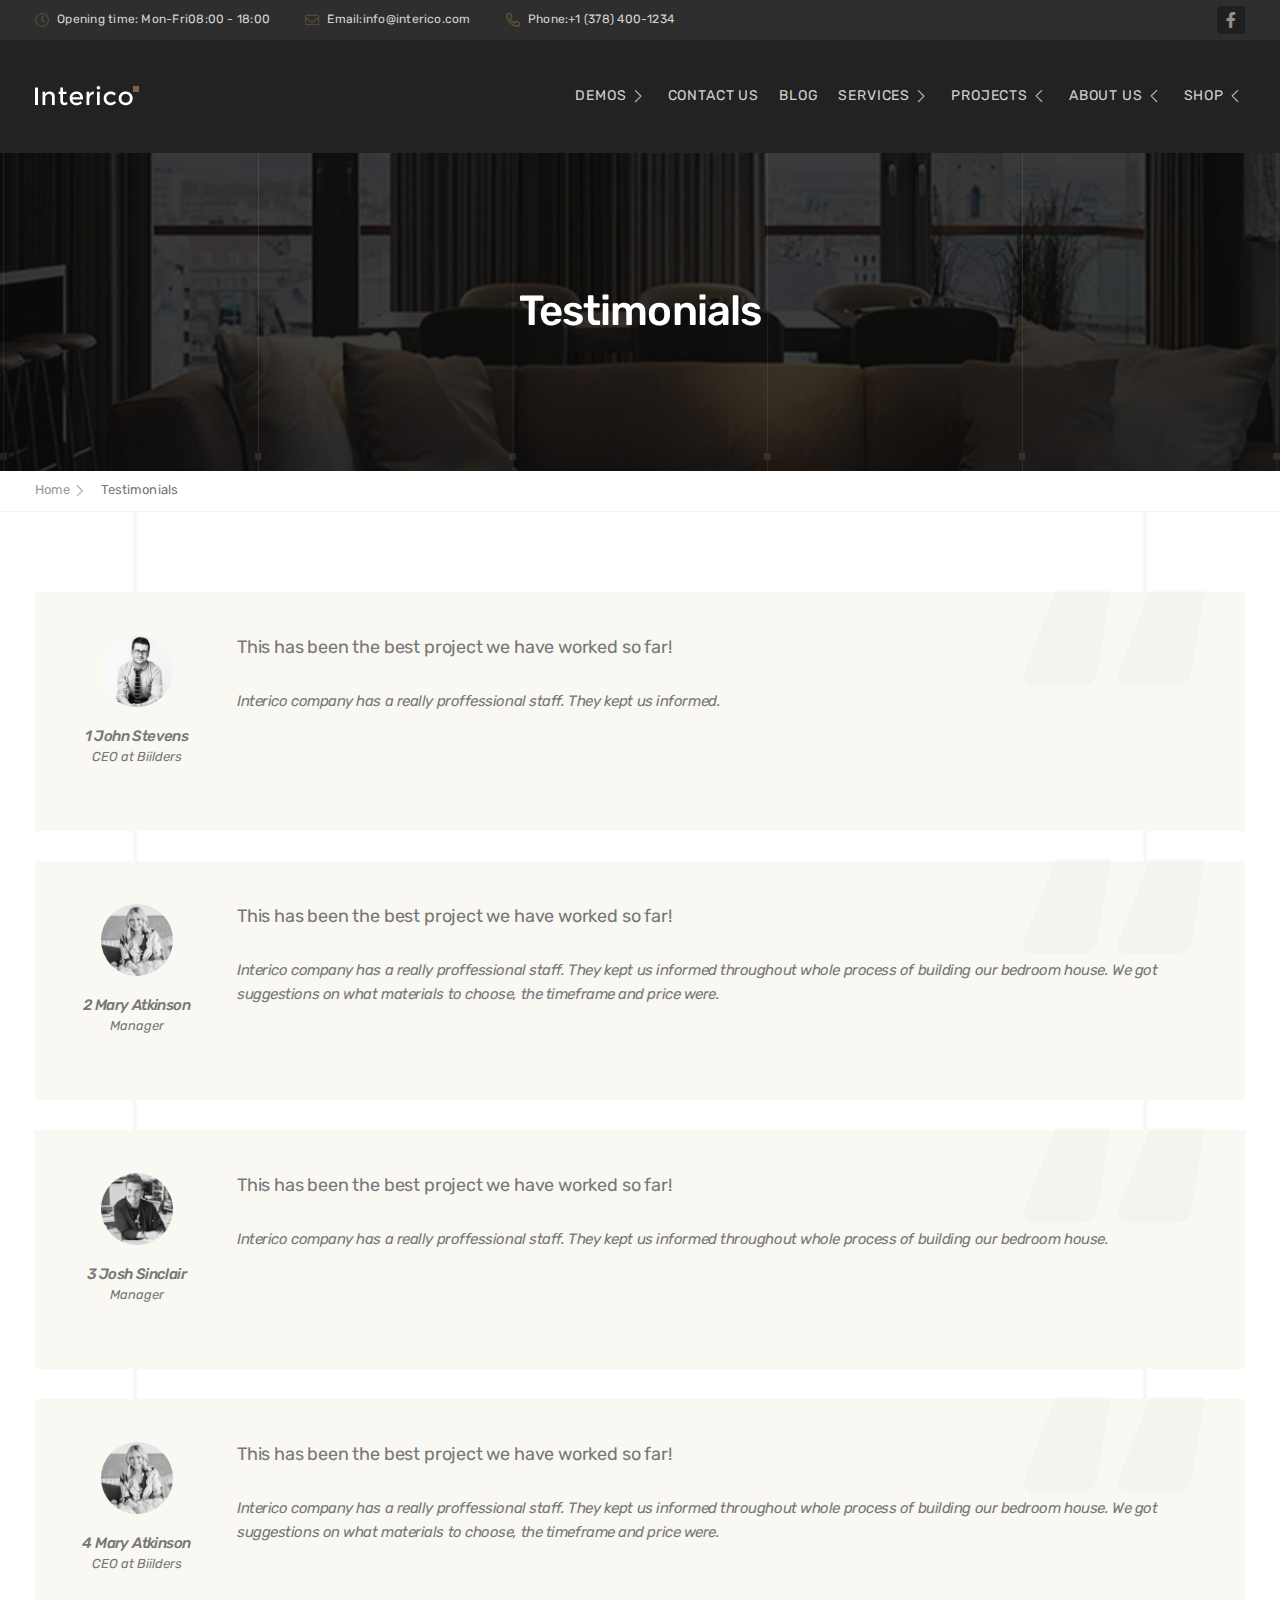
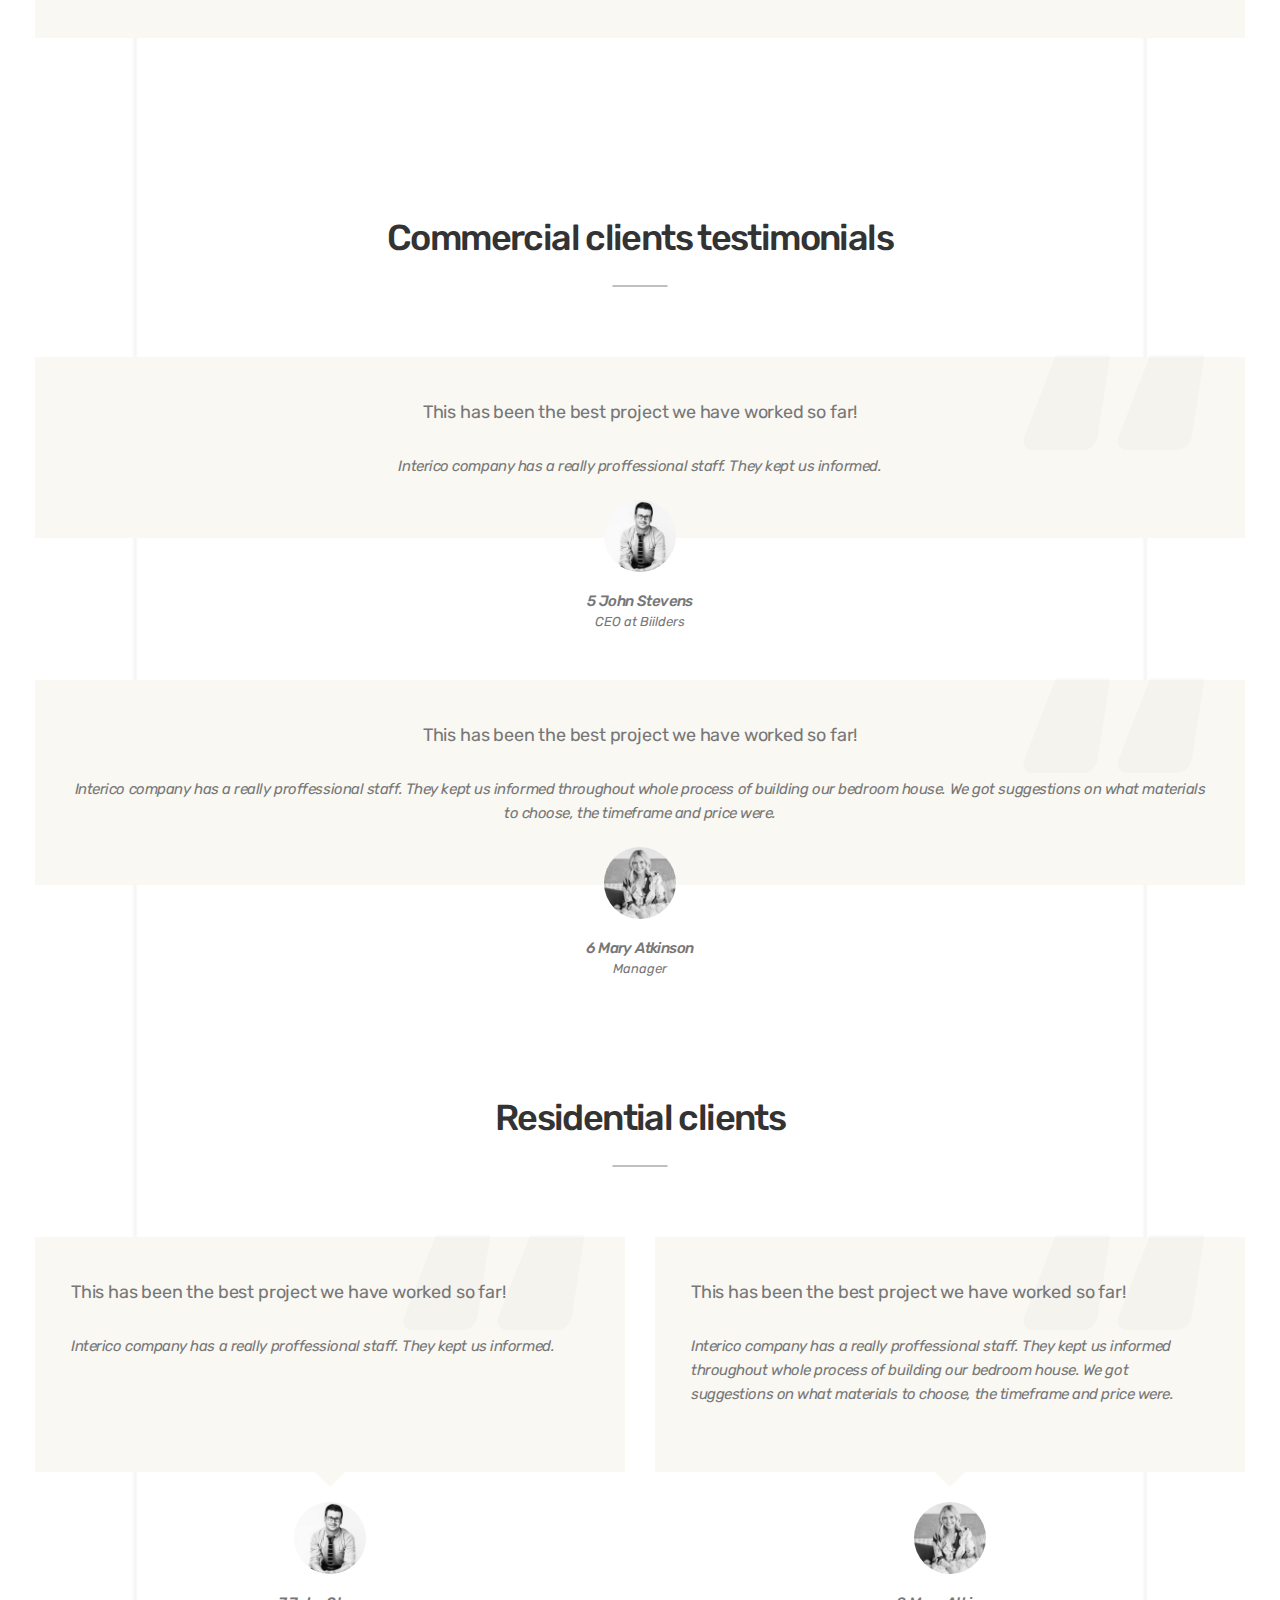
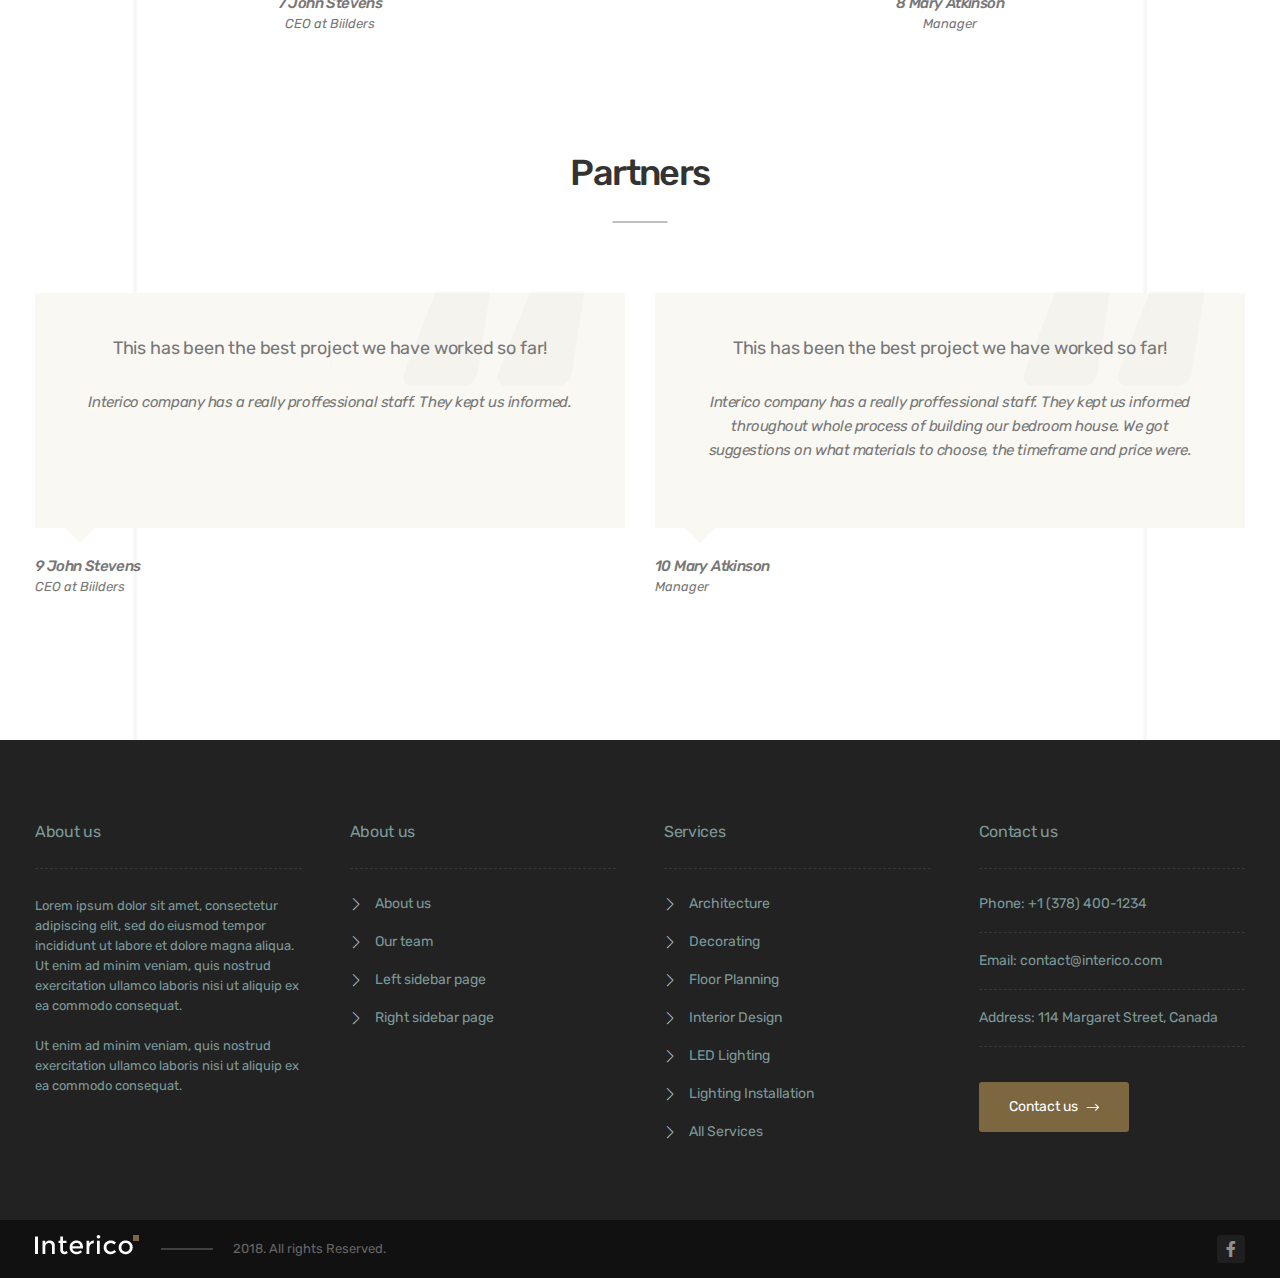
<file: testimonials.html>
<!DOCTYPE html>
<html lang="en">
<head>
	<title>Testimonials</title>
	<meta charset="UTF-8">
	<meta name="format-detection" content="telephone=no">
	<link rel="stylesheet" href="css/style.min.css">
	<link rel="shortcut icon" href="favicon.ico">
	<!-- <meta name="robots" content="noindex, nofollow"> -->
	<!-- <meta name="viewport" content="width=device-width, initial-scale=1.0, maximum-scale=1.0, user-scalable=0"> -->
	<meta name="viewport" content="width=device-width, initial-scale=1.0">
</head>

<body>
	<div class="wrapper">
		<header class="header">
	<div class="header__wrpapper">
		<div class="header__top top-header">
			<div class="top-header__container _container">
				<div class="top-header__items">
					<div class="top-header__links">
						<a data-da=".menu__body,600,first" href="#"
							class="top-header__link top-header__link--clock _icon-clock">
							<span>Opening time: Mon-Fri</span>
							08:00 - 18:00
						</a>
						<a href="mailto:info@interico.com " class="top-header__link _icon-email"> <span>Email:</span>
							info@interico.com </a>
						<a href="tel:+13784001234 " class="top-header__link top-header__link--phone _icon-phone">
							<span>Phone:</span> +1 (378)
							400-1234
						</a>
					</div>
					<a href="# " class="top-header__social _facebook-icon _icon-facebook"></a>
				</div>
			</div>
		</div>
		<div class="header__bottom bottom-header">
			<div class="bottom-header__container _container">
				<div class="bottom-header__items">
					<a href="#" class="bottom-header__logo">
						<img src="img/icons/logo.png" alt="logotype">
					</a>
					<div class="bottom-header__menu menu">
						<div class="menu__icon icon-menu">
							<span></span>
							<span></span>
							<span></span>
						</div>
						<nav class="menu__body">
							<ul data-spollers="992,max" class="menu__list">
								<li class="menu__item menu__item--drop-down">
									<a href="#" class="menu__link ">Demos</a>
									<button data-spoller class="menu__arrow _icon-chevrone"></button>
									<ul class="menu__sub-list">
										<li class="menu__sub-item">
											<a href="#" class="menu__sub-link">Demos - 1</a>
										</li>
										<li class="menu__sub-item menu__sub-item--drop-down">
											<a href="#" class="menu__sub-link">Demos - 2</a>
											<button data-spoller class="menu__sub-arrow _icon-chevrone"></button>
											<ul class="menu__sub-sub-list">
												<li class="menu__sub-sub-item">
													<a href="#" class="menu__sub-sub-link">Demos - 2.1</a>
												</li>
												<li class="menu__sub-sub-item">
													<a href="#" class="menu__sub-sub-link">Demos - 2.2</a>
												</li>
												<li class="menu__sub-sub-item">
													<a href="#" class="menu__sub-sub-link">Demos - 2.3</a>
												</li>
												<li class="menu__sub-sub-item">
													<a href="#" class="menu__sub-sub-link">Demos - 2.4</a>
												</li>
												<li class="menu__sub-sub-item">
													<a href="#" class="menu__sub-sub-link">Demos - 2.5</a>
												</li>
											</ul>
										</li>
										<li class="menu__sub-item menu__sub-item--drop-down">
											<a href="#" class="menu__sub-link">Demos - 3</a>
											<button data-spoller class="menu__sub-arrow _icon-chevrone"></button>
											<ul class="menu__sub-sub-list">
												<li class="menu__sub-sub-item">
													<a href="#" class="menu__sub-sub-link">Demos - 3.1</a>
												</li>
												<li class="menu__sub-sub-item">
													<a href="#" class="menu__sub-sub-link">Demos - 3.2</a>
												</li>
												<li class="menu__sub-sub-item">
													<a href="#" class="menu__sub-sub-link">Demos - 3.3</a>
												</li>
												<li class="menu__sub-sub-item">
													<a href="#" class="menu__sub-sub-link">Demos - 4.4</a>
												</li>
												<li class="menu__sub-sub-item">
													<a href="#" class="menu__sub-sub-link">Demos - 5.5</a>
												</li>
											</ul>
										</li>
										<li class="menu__sub-item">
											<a href="#" class="menu__sub-link">Demos - 4</a>
										</li>
										<li class="menu__sub-item">
											<a href="#" class="menu__sub-link">Demos - 5</a>
										</li>
									</ul>
								</li>
								<li class="menu__item">
									<a href="#" class="menu__link">Contact us</a>
								</li>
								<li class="menu__item">
									<a href="#" class="menu__link">Blog</a>
								</li>
								<li class="menu__item menu__item--drop-down">
									<a href="#" class="menu__link">Services</a>
									<button data-spoller class="menu__arrow _icon-chevrone"></button>
									<ul class="menu__sub-list">
										<li class="menu__sub-item">
											<a href="#" class="menu__sub-link">Services - 1</a>
										</li>
										<li class="menu__sub-item menu__sub-item--drop-down">
											<a href="#" class="menu__sub-link">Services - 2</a>
											<button data-spoller class="menu__sub-arrow _icon-chevrone"></button>
											<ul class="menu__sub-sub-list">
												<li class="menu__sub-sub-item">
													<a href="#" class="menu__sub-sub-link">Services - 2.1</a>
												</li>
												<li class="menu__sub-sub-item">
													<a href="#" class="menu__sub-sub-link">Services - 2.2</a>
												</li>
											</ul>
										</li>
										<li class="menu__sub-item menu__sub-item--drop-down">
											<a href="#" class="menu__sub-link">Services - 3</a>
											<button data-spoller class="menu__sub-arrow _icon-chevrone"></button>
											<ul class="menu__sub-sub-list">
												<li class="menu__sub-sub-item">
													<a href="#" class="menu__sub-sub-link">Services - 3.1</a>
												</li>
												<li class="menu__sub-sub-item">
													<a href="#" class="menu__sub-sub-link">Services - 3.2</a>
												</li>
												<li class="menu__sub-sub-item">
													<a href="#" class="menu__sub-sub-link">Services - 3.3</a>
												</li>
												<li class="menu__sub-sub-item">
													<a href="#" class="menu__sub-sub-link">Services - 4.4</a>
												</li>
												<li class="menu__sub-sub-item">
													<a href="#" class="menu__sub-sub-link">Services - 5.5</a>
												</li>
											</ul>
										</li>
										<li class="menu__sub-item">
											<a href="#" class="menu__sub-link">Services - 4</a>
										</li>
										<li class="menu__sub-item menu__sub-item--drop-down">
											<a href="#" class="menu__sub-link">Services - 5</a>
											<button data-spoller class="menu__sub-arrow _icon-chevrone"></button>
											<ul class="menu__sub-sub-list">
												<li class="menu__sub-sub-item">
													<a href="#" class="menu__sub-sub-link">Services - 5.1</a>
												</li>
												<li class="menu__sub-sub-item">
													<a href="#" class="menu__sub-sub-link">Services - 5.2</a>
												</li>
												<li class="menu__sub-sub-item">
													<a href="#" class="menu__sub-sub-link">Services - 5.3</a>
												</li>
												<li class="menu__sub-sub-item">
													<a href="#" class="menu__sub-sub-link">Services - 5.4</a>
												</li>
												<li class="menu__sub-sub-item">
													<a href="#" class="menu__sub-sub-link">Services - 5.5</a>
												</li>
												<li class="menu__sub-sub-item">
													<a href="#" class="menu__sub-sub-link">Services - 5.6</a>
												</li>
												<li class="menu__sub-sub-item">
													<a href="#" class="menu__sub-sub-link">Services - 5.7</a>
												</li>
												<li class="menu__sub-sub-item">
													<a href="#" class="menu__sub-sub-link">Services - 5.8</a>
												</li>
											</ul>
										</li>
										<li class="menu__sub-item menu__sub-item--drop-down">
											<a href="#" class="menu__sub-link">Services - 6</a>
											<button data-spoller class="menu__sub-arrow _icon-chevrone"></button>
											<ul class="menu__sub-sub-list">
												<li class="menu__sub-sub-item">
													<a href="#" class="menu__sub-sub-link">Services - 6.1</a>
												</li>
												<li class="menu__sub-sub-item">
													<a href="#" class="menu__sub-sub-link">Services - 6.2</a>
												</li>
												<li class="menu__sub-sub-item">
													<a href="#" class="menu__sub-sub-link">Services - 6.3</a>
												</li>
												<li class="menu__sub-sub-item">
													<a href="#" class="menu__sub-sub-link">Services - 6.4</a>
												</li>
												<li class="menu__sub-sub-item">
													<a href="#" class="menu__sub-sub-link">Services - 6.5</a>
												</li>
												<li class="menu__sub-sub-item">
													<a href="#" class="menu__sub-sub-link">Services - 6.5</a>
												</li>
											</ul>
										</li>
									</ul>
								</li>
								<li class="menu__item menu__item--drop-down">
									<a href="#" class="menu__link">Projects</a>
									<button data-spoller class="menu__arrow _icon-chevrone"></button>
									<ul class="menu__sub-list">
										<li class="menu__sub-item">
											<a href="#" class="menu__sub-link">Projects - 1</a>
										</li>
										<li class="menu__sub-item">
											<a href="#" class="menu__sub-link">Projects - 2</a>
										</li>
										<li class="menu__sub-item menu__sub-item--drop-down">
											<a href="#" class="menu__sub-link">Services - 3</a>
											<button data-spoller class="menu__sub-arrow _icon-chevrone"></button>
											<ul class="menu__sub-sub-list">
												<li class="menu__sub-sub-item">
													<a href="#" class="menu__sub-sub-link">Services - 3.1</a>
												</li>
												<li class="menu__sub-sub-item">
													<a href="#" class="menu__sub-sub-link">Services - 3.2</a>
												</li>
												<li class="menu__sub-sub-item">
													<a href="#" class="menu__sub-sub-link">Services - 3.3</a>
												</li>
											</ul>
										</li>
									</ul>
								</li>
								<li class="menu__item menu__item--drop-down">
									<a href="#" class="menu__link">About us</a>
									<button data-spoller class="menu__arrow _icon-chevrone"></button>
									<ul class="menu__sub-list">
										<li class="menu__sub-item menu__sub-item--drop-down">
											<a href="#" class="menu__sub-link">About us - 1</a>
											<button data-spoller class="menu__sub-arrow _icon-chevrone"></button>
											<ul class="menu__sub-sub-list">
												<li class="menu__sub-sub-item">
													<a href="#" class="menu__sub-sub-link">About us - 1.1</a>
												</li>
											</ul>
										</li>
										<li class="menu__sub-item menu__sub-item--drop-down">
											<a href="#" class="menu__sub-link">About us - 2</a>
											<button data-spoller class="menu__sub-arrow _icon-chevrone"></button>
											<ul class="menu__sub-sub-list">
												<li class="menu__sub-sub-item">
													<a href="#" class="menu__sub-sub-link">About us - 2.1</a>
												</li>
												<li class="menu__sub-sub-item">
													<a href="#" class="menu__sub-sub-link">About us - 2.2</a>
												</li>
											</ul>
										</li>
										<li class="menu__sub-item menu__sub-item--drop-down">
											<a href="#" class="menu__sub-link">About us - 3</a>
											<button data-spoller class="menu__sub-arrow _icon-chevrone"></button>
											<ul class="menu__sub-sub-list">
												<li class="menu__sub-sub-item">
													<a href="#" class="menu__sub-sub-link">About us - 3.1</a>
												</li>
												<li class="menu__sub-sub-item">
													<a href="#" class="menu__sub-sub-link">About us - 3.2</a>
												</li>
												<li class="menu__sub-sub-item">
													<a href="#" class="menu__sub-sub-link">About us - 3.3</a>
												</li>
											</ul>
										</li>
										<li class="menu__sub-item menu__sub-item--drop-down">
											<a href="#" class="menu__sub-link">About us - 4</a>
											<button data-spoller class="menu__sub-arrow _icon-chevrone"></button>
											<ul class="menu__sub-sub-list">
												<li class="menu__sub-sub-item">
													<a href="#" class="menu__sub-sub-link">About us - 4.1</a>
												</li>
												<li class="menu__sub-sub-item">
													<a href="#" class="menu__sub-sub-link">About us - 4.2</a>
												</li>
												<li class="menu__sub-sub-item">
													<a href="#" class="menu__sub-sub-link">About us - 4.3</a>
												</li>
												<li class="menu__sub-sub-item">
													<a href="#" class="menu__sub-sub-link">About us - 4.4</a>
												</li>
											</ul>
										</li>
										<li class="menu__sub-item menu__sub-item--drop-down">
											<a href="#" class="menu__sub-link">About us - 5</a>
											<button data-spoller class="menu__sub-arrow _icon-chevrone"></button>
											<ul class="menu__sub-sub-list">
												<li class="menu__sub-sub-item">
													<a href="#" class="menu__sub-sub-link">About us - 5.1</a>
												</li>
												<li class="menu__sub-sub-item">
													<a href="#" class="menu__sub-sub-link">About us - 5.2</a>
												</li>
												<li class="menu__sub-sub-item">
													<a href="#" class="menu__sub-sub-link">About us - 5.3</a>
												</li>
												<li class="menu__sub-sub-item">
													<a href="#" class="menu__sub-sub-link">About us - 5.4</a>
												</li>
												<li class="menu__sub-sub-item">
													<a href="#" class="menu__sub-sub-link">About us - 5.5</a>
												</li>
											</ul>
										</li>
										<li class="menu__sub-item menu__sub-item--drop-down">
											<a href="#" class="menu__sub-link">About us - 6</a>
											<button data-spoller class="menu__sub-arrow _icon-chevrone"></button>
											<ul class="menu__sub-sub-list">
												<li class="menu__sub-sub-item">
													<a href="#" class="menu__sub-sub-link">About us - 6.1</a>
												</li>
												<li class="menu__sub-sub-item">
													<a href="#" class="menu__sub-sub-link">About us - 6.2</a>
												</li>
												<li class="menu__sub-sub-item">
													<a href="#" class="menu__sub-sub-link">About us - 6.3</a>
												</li>
												<li class="menu__sub-sub-item">
													<a href="#" class="menu__sub-sub-link">About us - 6.4</a>
												</li>
												<li class="menu__sub-sub-item">
													<a href="#" class="menu__sub-sub-link">About us - 6.5</a>
												</li>
												<li class="menu__sub-sub-item">
													<a href="#" class="menu__sub-sub-link">About us - 6.6</a>
												</li>
											</ul>
										</li>
										<li class="menu__sub-item menu__sub-item--drop-down">
											<a href="#" class="menu__sub-link">About us - 7</a>
											<button data-spoller class="menu__sub-arrow _icon-chevrone"></button>
											<ul class="menu__sub-sub-list">
												<li class="menu__sub-sub-item">
													<a href="#" class="menu__sub-sub-link">About us - 7.1</a>
												</li>
												<li class="menu__sub-sub-item">
													<a href="#" class="menu__sub-sub-link">About us - 7.2</a>
												</li>
												<li class="menu__sub-sub-item">
													<a href="#" class="menu__sub-sub-link">About us - 7.3</a>
												</li>
												<li class="menu__sub-sub-item">
													<a href="#" class="menu__sub-sub-link">About us - 7.4</a>
												</li>
												<li class="menu__sub-sub-item">
													<a href="#" class="menu__sub-sub-link">About us - 7.5</a>
												</li>
												<li class="menu__sub-sub-item">
													<a href="#" class="menu__sub-sub-link">About us - 7.6</a>
												</li>
												<li class="menu__sub-sub-item">
													<a href="#" class="menu__sub-sub-link">About us - 7.7</a>
												</li>
											</ul>
										</li>
										<li class="menu__sub-item menu__sub-item--drop-down">
											<a href="#" class="menu__sub-link">About us - 8</a>
											<button data-spoller class="menu__sub-arrow _icon-chevrone"></button>
											<ul class="menu__sub-sub-list">
												<li class="menu__sub-sub-item">
													<a href="#" class="menu__sub-sub-link">About us - 8.1</a>
												</li>
												<li class="menu__sub-sub-item">
													<a href="#" class="menu__sub-sub-link">About us - 8.2</a>
												</li>
												<li class="menu__sub-sub-item">
													<a href="#" class="menu__sub-sub-link">About us - 8.3</a>
												</li>
												<li class="menu__sub-sub-item">
													<a href="#" class="menu__sub-sub-link">About us - 8.4</a>
												</li>
												<li class="menu__sub-sub-item">
													<a href="#" class="menu__sub-sub-link">About us - 8.5</a>
												</li>
												<li class="menu__sub-sub-item">
													<a href="#" class="menu__sub-sub-link">About us - 8.6</a>
												</li>
												<li class="menu__sub-sub-item">
													<a href="#" class="menu__sub-sub-link">About us - 8.7</a>
												</li>
												<li class="menu__sub-sub-item">
													<a href="#" class="menu__sub-sub-link">About us - 8.8</a>
												</li>
											</ul>
										</li>
									</ul>
								</li>
								<li class="menu__item menu__item--drop-down">
									<a href="#" class="menu__link">Shop</a>
									<button data-spoller class="menu__arrow _icon-chevrone"></button>
									<ul class="menu__sub-list">
										<li class="menu__sub-item">
											<a href="#" class="menu__sub-link">Shop - 1</a>
										</li>
										<li class="menu__sub-item menu__sub-item--drop-down">
											<a href="#" class="menu__sub-link">Shop - 2</a>
											<button data-spoller class="menu__sub-arrow _icon-chevrone"></button>
											<ul class="menu__sub-sub-list">
												<li class="menu__sub-sub-item">
													<a href="#" class="menu__sub-sub-link">Shop - 2.1</a>
												</li>
												<li class="menu__sub-sub-item">
													<a href="#" class="menu__sub-sub-link">Shop - 2.2</a>
												</li>
												<li class="menu__sub-sub-item">
													<a href="#" class="menu__sub-sub-link">Shop - 2.3</a>
												</li>
												<li class="menu__sub-sub-item">
													<a href="#" class="menu__sub-sub-link">Shop - 2.4</a>
												</li>
												<li class="menu__sub-sub-item">
													<a href="#" class="menu__sub-sub-link">Shop - 2.5</a>
												</li>
											</ul>
										</li>
										<li class="menu__sub-item menu__sub-item--drop-down">
											<a href="#" class="menu__sub-link">Shop - 3</a>
											<button data-spoller class="menu__sub-arrow _icon-chevrone"></button>
											<ul class="menu__sub-sub-list">
												<li class="menu__sub-sub-item">
													<a href="#" class="menu__sub-sub-link">Shop - 3.1</a>
												</li>
												<li class="menu__sub-sub-item">
													<a href="#" class="menu__sub-sub-link">Shop - 3.2</a>
												</li>
												<li class="menu__sub-sub-item">
													<a href="#" class="menu__sub-sub-link">Shop - 3.3</a>
												</li>
												<li class="menu__sub-sub-item">
													<a href="#" class="menu__sub-sub-link">Shop - 4.4</a>
												</li>
												<li class="menu__sub-sub-item">
													<a href="#" class="menu__sub-sub-link">Shop - 5.5</a>
												</li>
											</ul>
										</li>
										<li class="menu__sub-item">
											<a href="#" class="menu__sub-link">Shop - 4</a>
										</li>
										<li class="menu__sub-item">
											<a href="#" class="menu__sub-link">Shop - 5</a>
										</li>
									</ul>
								</li>
							</ul>
						</nav>
					</div>
				</div>
			</div>
		</div>
	</div>
</header>
		<main class="page">

			<section class="page__welcome welcome">
				<div class="welcome__decro _ibg">
					<img src="img/home-silder/04.png" alt="home-silder 04">
				</div>
				<div class="welcome__background _ibg">
					<img src="img/welcome/03.jpg" alt="welcome 03">
				</div>
				<div class="welcome__container _container">
					<div class="welcome__body">
						<h3 class="welcome__title">Testimonials</h3>
					</div>
				</div>
			</section>

			<div class="page__navigation navigation">
				<div class="navigation__container _container">
					<div class="navigation__list">
						<a href="#" class="navigation__link _icon-chevrone">Home</a>
						<a href="#" class="navigation__link _icon-chevrone _active">Testimonials</a>
					</div>
				</div>
			</div>

			<div class="page__box box">
				<div class="box__decor _ibg">
					<img src="img/concept/01.png" alt="concept 01">
				</div>
				<div class="box__testimonials testimonials">
					<div class="testimonials__container _container">
						<div class="testimonials__reviews">
							<div class="review__slide">
								<div class="review__about">
									<div class="review__image _ibg">
										<img src="img/review/01.jpg" alt="review 01">
									</div>
									<div class="review__box">
										<div class="review__name">1 John Stevens</div>
										<div class="review__position">CEO at Biilders</div>
									</div>
								</div>
								<div class="review__content">
									<div class="review__label">
										This has been the best project we have worked so far!
									</div>
									<div class="review__text">
										Interico company has a really proffessional staff. They kept us informed.
									</div>
								</div>
							</div>
							<div class="review__slide">
								<div class="review__about">
									<div class="review__image _ibg">
										<img src="img/review/02.jpg" alt="review 02">
									</div>
									<div class="review__box">
										<div class="review__name">2 Mary Atkinson</div>
										<div class="review__position">Manager</div>
									</div>
								</div>
								<div class="review__content">
									<div class="review__label">
										This has been the best project we have worked so far!
									</div>
									<div class="review__text">
										Interico company has a really proffessional staff. They kept us informed throughout
										whole
										process of building our bedroom house. We got suggestions on what materials to choose,
										the
										timeframe and price were.
									</div>
								</div>
							</div>
							<div class="review__slide">
								<div class="review__about">
									<div class="review__image _ibg">
										<img src="img/review/03.jpg" alt="review 03">
									</div>
									<div class="review__box">
										<div class="review__name">3 Josh Sinclair</div>
										<div class="review__position">Manager</div>
									</div>
								</div>
								<div class="review__content">
									<div class="review__label">
										This has been the best project we have worked so far!
									</div>
									<div class="review__text">
										Interico company has a really proffessional staff. They kept us informed throughout
										whole
										process of building our bedroom house.
									</div>
								</div>
							</div>
							<div class="review__slide">
								<div class="review__about">
									<div class="review__image _ibg">
										<img src="img/review/02.jpg" alt="review 02">
									</div>
									<div class="review__box">
										<div class="review__name">4 Mary Atkinson</div>
										<div class="review__position">CEO at Biilders</div>
									</div>
								</div>
								<div class="review__content">
									<div class="review__label">
										This has been the best project we have worked so far!
									</div>
									<div class="review__text">
										Interico company has a really proffessional staff. They kept us informed throughout
										whole
										process of building our bedroom house. We got suggestions on what materials to choose,
										the
										timeframe and price were.
									</div>
								</div>
							</div>
						</div>
						<section class="testimonials__commercial">
							<h3 class="testimonials__title _title-brown">Commercial clients testimonials</h3>
							<div class="testimonials__items">
								<div class="testimonials__column">
									<div class="testimonials__item">
										<div class="review__slide">
											<div class="review__content">
												<div class="review__label">
													This has been the best project we have worked so far!
												</div>
												<div class="review__text">
													Interico company has a really proffessional staff. They kept us informed.
												</div>
											</div>
										</div>
										<div class="review__about">
											<div class="review__image _ibg">
												<img src="img/review/01.jpg" alt="review 01">
											</div>
											<div class="review__box">
												<div class="review__name">5 John Stevens</div>
												<div class="review__position">CEO at Biilders</div>
											</div>
										</div>
									</div>
								</div>
								<div class="testimonials__column">
									<div class="testimonials__item">
										<div class="review__slide">
											<div class="review__content">
												<div class="review__label">
													This has been the best project we have worked so far!
												</div>
												<div class="review__text">
													Interico company has a really proffessional staff. They kept us informed
													throughout
													whole
													process of building our bedroom house. We got suggestions on what materials to
													choose,
													the
													timeframe and price were.
												</div>
											</div>
										</div>
										<div class="review__about">
											<div class="review__image _ibg">
												<img src="img/review/02.jpg" alt="review 02">
											</div>
											<div class="review__box">
												<div class="review__name">6 Mary Atkinson</div>
												<div class="review__position">Manager</div>
											</div>
										</div>
									</div>
								</div>
							</div>
						</section>
						<section class="testimonials__residential">
							<h3 class="testimonials__title _title-brown">Residential clients</h3>
							<div class="testimonials__items">
								<div class="testimonials__column">
									<div class="testimonials__item">
										<div class="review__slide">
											<div class="review__content">
												<div class="review__label">
													This has been the best project we have worked so far!
												</div>
												<div class="review__text">
													Interico company has a really proffessional staff. They kept us informed.
												</div>
											</div>
										</div>
										<div class="review__about">
											<div class="review__image _ibg">
												<img src="img/review/01.jpg" alt="review 01">
											</div>
											<div class="review__box">
												<div class="review__name">7 John Stevens</div>
												<div class="review__position">CEO at Biilders</div>
											</div>
										</div>
									</div>
								</div>
								<div class="testimonials__column">
									<div class="testimonials__item">
										<div class="review__slide">
											<div class="review__content">
												<div class="review__label">
													This has been the best project we have worked so far!
												</div>
												<div class="review__text">
													Interico company has a really proffessional staff. They kept us informed
													throughout
													whole
													process of building our bedroom house. We got suggestions on what materials to
													choose,
													the
													timeframe and price were.
												</div>
											</div>
										</div>
										<div class="review__about">
											<div class="review__image _ibg">
												<img src="img/review/02.jpg" alt="review 02">
											</div>
											<div class="review__box">
												<div class="review__name">8 Mary Atkinson</div>
												<div class="review__position">Manager</div>
											</div>
										</div>
									</div>
								</div>
							</div>
						</section>
						<section class="testimonials__partners">
							<h3 class="testimonials__title _title-brown">Partners</h3>
							<div class="testimonials__items">
								<div class="testimonials__column">
									<div class="testimonials__item">
										<div class="review__slide">
											<div class="review__content">
												<div class="review__label">
													This has been the best project we have worked so far!
												</div>
												<div class="review__text">
													Interico company has a really proffessional staff. They kept us informed.
												</div>
											</div>
										</div>
										<div class="review__about">
											<div class="review__image _ibg">
												<img src="img/review/01.jpg" alt="review 01">
											</div>
											<div class="review__box">
												<div class="review__name">9 John Stevens</div>
												<div class="review__position">CEO at Biilders</div>
											</div>
										</div>
									</div>
								</div>
								<div class="testimonials__column">
									<div class="testimonials__item">
										<div class="review__slide">
											<div class="review__content">
												<div class="review__label">
													This has been the best project we have worked so far!
												</div>
												<div class="review__text">
													Interico company has a really proffessional staff. They kept us informed
													throughout
													whole
													process of building our bedroom house. We got suggestions on what materials to
													choose,
													the
													timeframe and price were.
												</div>
											</div>
										</div>
										<div class="review__about">
											<div class="review__image _ibg">
												<img src="img/review/02.jpg" alt="review 02">
											</div>
											<div class="review__box">
												<div class="review__name">10 Mary Atkinson</div>
												<div class="review__position">Manager</div>
											</div>
										</div>
									</div>
								</div>
							</div>
						</section>
					</div>
				</div>
			</div>


		</main>
		<footer class="footer">
	<div class="footer__top top-footer">
		<div class="top-footer__container _container">
			<div class="top-footer__items">
				<div class="top-footer__column top-footer__column--about">
					<div class="top-footer__item">
						<div class="top-footer__title">About us</div>
						<div class="top-footer__text">
							<p>
								Lorem ipsum dolor sit amet, consectetur adipiscing elit, sed do eiusmod tempor incididunt ut
								labore et dolore magna aliqua. Ut enim ad minim veniam, quis nostrud exercitation ullamco
								laboris nisi ut aliquip ex ea commodo consequat.
							</p>
							<p>
								Ut enim ad minim veniam, quis nostrud exercitation ullamco laboris nisi ut aliquip ex ea commodo
								consequat.
							</p>
						</div>
					</div>
				</div>
				<div class="top-footer__column top-footer__column--spoller">
					<div class="top-footer__item">
						<div class="top-footer__title">About us</div>
						<ul data-spollers class="top-footer__list">
							<li>
								<a href="#" class="top-footer__link">About us</a>
								<button data-spoller class="top-footer__arrow _icon-chevrone"></button>
								<ul class="top-footer__sub-list">
									<li><a href="#" class="top-footer__sub-link">About us 1</a></li>
								</ul>
							</li>
							<li>
								<a href="#" class="top-footer__link">Our team</a>
								<button data-spoller class="top-footer__arrow _icon-chevrone"></button>
								<ul class="top-footer__sub-list">
									<li><a href="#" class="top-footer__sub-link">Our team 1</a></li>
									<li><a href="#" class="top-footer__sub-link">Our team 2</a></li>
								</ul>
							</li>
							<li>
								<a href="#" class="top-footer__link">Left sidebar page</a>
								<button data-spoller class="top-footer__arrow _icon-chevrone"></button>
								<ul class="top-footer__sub-list">
									<li><a href="#" class="top-footer__sub-link">Left sidebar page 1</a></li>
									<li><a href="#" class="top-footer__sub-link">Left sidebar page 2</a></li>
									<li><a href="#" class="top-footer__sub-link">Left sidebar page 3</a></li>
								</ul>
							</li>
							<li>
								<a href="#" class="top-footer__link">Right sidebar page</a>
								<button data-spoller class="top-footer__arrow _icon-chevrone"></button>
								<ul class="top-footer__sub-list">
									<li><a href="#" class="top-footer__sub-link">Right sidebar page 1</a></li>
									<li><a href="#" class="top-footer__sub-link">Right sidebar page 2</a></li>
									<li><a href="#" class="top-footer__sub-link">Right sidebar page 3</a></li>
									<li><a href="#" class="top-footer__sub-link">Right sidebar page 4</a></li>
								</ul>
							</li>
						</ul>
					</div>
				</div>
				<div class="top-footer__column top-footer__column--spoller">
					<div class="top-footer__item">
						<div class="top-footer__title">Services</div>
						<ul data-spollers class="top-footer__list">
							<li>
								<a href="#" class="top-footer__link">Architecture</a>
								<button data-spoller class="top-footer__arrow _icon-chevrone"></button>
								<ul class="top-footer__sub-list">
									<li><a href="#" class="top-footer__sub-link">Architecture 1</a></li>
								</ul>
							</li>
							<li>
								<a href="#" class="top-footer__link">Decorating</a>
								<button data-spoller class="top-footer__arrow _icon-chevrone"></button>
								<ul class="top-footer__sub-list">
									<li><a href="#" class="top-footer__sub-link">Decorating 1</a></li>
									<li><a href="#" class="top-footer__sub-link">Decorating 2</a></li>
								</ul>
							</li>
							<li>
								<a href="#" class="top-footer__link">Floor Planning</a>
								<button data-spoller class="top-footer__arrow _icon-chevrone"></button>
								<ul class="top-footer__sub-list">
									<li><a href="#" class="top-footer__sub-link">Floor Planning 1</a></li>
									<li><a href="#" class="top-footer__sub-link">Floor Planning 2</a></li>
									<li><a href="#" class="top-footer__sub-link">Floor Planning 3</a></li>
								</ul>
							</li>
							<li>
								<a href="#" class="top-footer__link">Interior Design</a>
								<button data-spoller class="top-footer__arrow _icon-chevrone"></button>
								<ul class="top-footer__sub-list">
									<li><a href="#" class="top-footer__sub-link">Interior Design 1</a></li>
									<li><a href="#" class="top-footer__sub-link">Interior Design 2</a></li>
									<li><a href="#" class="top-footer__sub-link">Interior Design 3</a></li>
									<li><a href="#" class="top-footer__sub-link">Interior Design 4</a></li>
								</ul>
							</li>
							<li>
								<a href="#" class="top-footer__link">LED Lighting</a>
								<button data-spoller class="top-footer__arrow _icon-chevrone"></button>
								<ul class="top-footer__sub-list">
									<li><a href="#" class="top-footer__sub-link">LED Lighting 1</a></li>
									<li><a href="#" class="top-footer__sub-link">LED Lighting 2</a></li>
									<li><a href="#" class="top-footer__sub-link">LED Lighting 3</a></li>
									<li><a href="#" class="top-footer__sub-link">LED Lighting 4</a></li>
									<li><a href="#" class="top-footer__sub-link">LED Lighting 5</a></li>
								</ul>
							</li>
							<li>
								<a href="#" class="top-footer__link">Lighting Installation</a>
								<button data-spoller class="top-footer__arrow _icon-chevrone"></button>
								<ul class="top-footer__sub-list">
									<li><a href="#" class="top-footer__sub-link">Lighting Installation 1</a></li>
									<li><a href="#" class="top-footer__sub-link">Lighting Installation 2</a></li>
									<li><a href="#" class="top-footer__sub-link">Lighting Installation 3</a></li>
									<li><a href="#" class="top-footer__sub-link">Lighting Installation 4</a></li>
									<li><a href="#" class="top-footer__sub-link">Lighting Installation 5</a></li>
									<li><a href="#" class="top-footer__sub-link">Lighting Installation 6</a></li>
								</ul>
							</li>
							<li>
								<a href="#" class="top-footer__link">All Services</a>
								<button data-spoller class="top-footer__arrow _icon-chevrone"></button>
								<ul class="top-footer__sub-list">
									<li><a href="#" class="top-footer__sub-link">All Services 1</a></li>
									<li><a href="#" class="top-footer__sub-link">All Services 2</a></li>
									<li><a href="#" class="top-footer__sub-link">All Services 3</a></li>
									<li><a href="#" class="top-footer__sub-link">All Services 4</a></li>
									<li><a href="#" class="top-footer__sub-link">All Services 5</a></li>
									<li><a href="#" class="top-footer__sub-link">All Services 6</a></li>
									<li><a href="#" class="top-footer__sub-link">All Services 7</a></li>
								</ul>
							</li>
						</ul>
					</div>
				</div>
				<div class="top-footer__column top-footer__column--contact">
					<div class="top-footer__item">
						<div class="top-footer__title">Contact us</div>
						<div class="top-footer__box">
							<a href="tel:+13784001234" class="top-footer__contact">Phone: +1 (378) 400-1234</a>
							<a href="mailto:contact@interico.com" class="top-footer__contact">Email: contact@interico.com</a>
							<a href="#" class="top-footer__contact">Address: 114 Margaret Street, Canada </a>
							<a href="#" class="top-footer__button _btn-brown _icon-arrow">Contact us</a>
						</div>
					</div>
				</div>
			</div>
		</div>
	</div>
	<div class="footer__bottom bottom-footer">
		<div class="bottom-footer__container _container">
			<div class="bottom-footer__items">
				<div class="bottom-footer__copy">
					<a href="#" class="bottom-footer__logo">
						<img src="img/icons/logo.png" alt="logotype">
					</a>
					<a href="#" class="bottom-footer__text">2018. All rights Reserved.</a>
				</div>
				<a href="#" class="bottom-footer__social _facebook-icon _icon-facebook"></a>
			</div>
		</div>
	</div>
</footer>
	</div>
	<div class="popup popup_popup">
	<div class="popup__content">
		<div class="popup__body">
			<div class="popup__close"></div>
		</div>
	</div>
</div>
<div class="popup popup_massagename-message">
	<div class="popup__content">
		<div class="popup__body">
			<div class="popup__close"></div>
		</div>
	</div>
</div>
<div class="popup popup_video">
	<div class="popup__content">
		<div class="popup__body">
			<div class="popup__close popup__close_video"></div>
			<div class="popup__video _video"></div>
		</div>
	</div>
</div>

	<script src="js/vendors.min.js"></script>
<script src="js/app.min.js"></script>
</body>

</html>
</file>
<file: css/style.min.css>
@charset "UTF-8";
@import url("https://fonts.googleapis.com/css?family=Rubik:300,regular,500,600,700,italic,500italic&display=swap");
@font-face {
  font-family: "icons";
  font-display: swap;
  src: url("../fonts/icons.woff") format("woff"), url("../fonts/icons.woff2#icons") format("woff2");
  font-weight: normal;
  font-style: normal;
  font-display: block;
}
[class^=_icon-]:before,
[class*=" _icon-"]:before {
  font-family: "icons";
  font-style: normal;
  font-weight: normal;
  font-variant: normal;
  text-transform: none;
  line-height: 1;
  -webkit-font-smoothing: antialiased;
  -moz-osx-font-smoothing: grayscale;
}

[class^=_icon-]:before,
[class*=" _icon-"]:before {
  display: block;
}

._icon-arrow:before {
  content: "\e900";
}

._icon-chevrone:before {
  content: "\e903";
}

._icon-clock:before {
  content: "\e904";
}

._icon-email:before {
  content: "\e906";
}

._icon-facebook:before {
  content: "\e908";
}

._icon-phone:before {
  content: "\e90e";
}

* {
  padding: 0px;
  margin: 0px;
  border: 0px;
}

*,
*:before,
*:after {
  -moz-box-sizing: border-box;
  -webkit-box-sizing: border-box;
  box-sizing: border-box;
}

aside,
nav,
footer,
header,
section {
  display: block;
}

html {
  font-size: 16px;
}

html,
body {
  height: 100%;
  min-width: 320px;
}

body {
  line-height: 1;
  font-family: "Rubik";
  -ms-text-size-adjust: 100%;
  -moz-text-size-adjust: 100%;
  -webkit-text-size-adjust: 100%;
}

input,
button,
textarea {
  font-family: "Rubik";
  font-size: inherit;
}

input::-ms-clear {
  display: none;
}

button {
  cursor: pointer;
  background-color: inherit;
}

button::-moz-focus-inner {
  padding: 0;
  border: 0;
}

a,
a:visited {
  text-decoration: none;
}

a:hover {
  text-decoration: none;
}

ul li {
  list-style: none;
}

img {
  vertical-align: top;
}

h1,
h2,
h3,
h4,
h5,
h6 {
  font-weight: inherit;
  font-size: inherit;
}

/*
&::-webkit-scrollbar {
	display: none;
}
*/
html::-webkit-scrollbar {
  position: relative;
  z-index: 51;
  width: 10px;
  background-color: #333;
}
html::-webkit-scrollbar-track {
  border: 2px solid #fff;
}
html::-webkit-scrollbar-thumb {
  background-color: #111;
}

body {
  color: #000;
}
body._lock {
  overflow: hidden;
}

.wrapper {
  width: 100%;
  min-height: 100%;
  overflow: hidden;
  display: flex;
  flex-direction: column;
}
._container {
  max-width: 1240px;
  margin: 0 auto;
  padding: 0px 15px;
}

.button {
  display: inline-flex;
  padding: 0px 0px;
}
.button._fw {
  width: 100%;
}

.select {
  position: relative;
}
.select__item {
  position: relative;
}
.select__title {
  color: #000;
  border: 1px solid #d9d9d9;
  background-color: #fff;
  cursor: pointer;
  border-radius: 4px;
}
@media (max-width: 991.98px) {
  .select__title {
    font-size: 18px;
  }
}
.select__value {
  display: flex;
  font-size: 14px;
  height: 30px;
  padding: 0px 15px;
  align-items: center;
  justify-content: space-between;
  flex-direction: row-reverse;
}
.select__value span {
  height: 1em;
  overflow: hidden;
  display: -webkit-box;
  -webkit-line-clamp: 1;
  -webkit-box-orient: vertical;
}
.select__value:before {
  content: "";
  display: inline-block;
  transition: all 0.3s ease 0s;
  width: 11px;
  height: 7px;
  background: url("../img/icons/select.svg") center/100% no-repeat;
}
.select__input {
  width: 100%;
  background-color: transparent;
  height: 100%;
}
.select__options {
  color: #000;
  position: absolute;
  top: 29px;
  border-radius: 0 0 4px 4px;
  min-width: 100%;
  left: 0;
  background-color: #fff;
  border-top: 0;
  border: 1px solid #d9d9d9;
  border-top: 0;
  font-size: 14px;
  padding: 10px 0px 5px 0px;
}
@media (max-width: 991.98px) {
  .select__options {
    font-size: 18px;
  }
}
.select__option {
  cursor: pointer;
  padding: 5px 15px;
  margin: 0px 0px 0px 0px;
}
@media (min-width: 992px) {
  .select__option:hover {
    background: #d9d9d9;
  }
}
.select._active {
  z-index: 5;
}
.select._active .select__value:before {
  transform: rotate(-180deg);
}
.select._active .select__options {
  display: block;
}

input[type=text],
input[type=email],
input[type=tel],
textarea {
  -webkit-appearance: none;
  -moz-appearance: none;
  appearance: none;
}
input[type=text]:focus,
input[type=email]:focus,
input[type=tel]:focus,
textarea:focus {
  outline: none;
}

.input {
  border-radius: 0 !important;
  width: 100%;
  display: block;
  padding: 0px 20px;
}
textarea.input {
  resize: none;
  padding: 0px 0px;
}

.checkbox {
  position: relative;
}
.checkbox__input {
  position: absolute;
  width: 0;
  height: 0;
  opacity: 0;
  visibility: hidden;
}
.checkbox__input:checked + .checkbox__text:before {
  background: #fff url("../img/icons/check.svg") center no-repeat;
}
.checkbox__text {
  display: inline-flex;
  align-items: center;
  position: relative;
  font-size: 16px;
  color: #ffffff;
  letter-spacing: -0.3px;
  line-height: 1.25;
  cursor: pointer;
}
.checkbox__text:before {
  content: "";
  align-self: flex-start;
  margin: 0px 14px 0px 0px;
  flex: 0 0 20px;
  left: 0;
  top: 0;
  width: 20px;
  height: 18px;
  background: #fff;
  border: 1px solid #a7a9ac;
}
.checkbox a {
  color: #fff;
  text-decoration: underline;
}
@media (min-width: 992px) {
  .checkbox a:hover {
    text-decoration: none;
  }
}
.checkbox._error .checkbox__text:before {
  border: 1px solid #ee1212;
}

.options {
  display: flex;
  flex-direction: column;
  align-items: flex-start;
}
.options__item {
  position: relative;
  cursor: pointer;
}
.options__input {
  position: absolute;
  width: 0;
  height: 0;
  opacity: 0;
  left: 0;
  top: 0;
  visibility: hidden;
}
.options__input:checked + .options__text:after {
  transform: scale(1);
}
.options__text {
  display: inline-flex;
  align-items: center;
  position: relative;
  font-size: 16px;
  color: #ffffff;
  letter-spacing: -0.3px;
  line-height: 1.25;
}
.options__text:before {
  content: "";
  align-self: flex-start;
  margin: 0px 14px 0px 0px;
  flex: 0 0 20px;
  left: 0;
  top: 0;
  border-radius: 50%;
  width: 20px;
  height: 18px;
  background: #fff;
  border: 1px solid #a7a9ac;
}
.options__text:after {
  content: "";
  transition: all 0.3s ease 0s;
  transform: scale(0);
  width: 10px;
  height: 10px;
  border-radius: 50%;
  background-color: #77243a;
  position: absolute;
  left: 5px;
  top: 4px;
}

.rating {
  display: flex;
  align-items: flex-end;
  font-size: 40px;
  line-height: 0.75;
  transition: opacity 0.3s ease 0s;
}

.rating.rating_sending {
  opacity: 0.2;
}

.rating.rating_set .rating__active,
.rating.rating_set .rating__item {
  cursor: pointer;
}

.rating__body {
  position: relative;
}

.rating__body::before {
  content: "★★★★★";
  display: block;
}

.rating__active {
  position: absolute;
  width: 0%;
  height: 100%;
  top: 0;
  left: 0;
  overflow: hidden;
}

.rating__active::before {
  content: "★★★★★";
  position: absolute;
  width: 100%;
  height: 100%;
  top: 0;
  left: 0;
  color: #ffd300;
}

.rating__items {
  display: flex;
  position: absolute;
  width: 100%;
  height: 100%;
  top: 0;
  left: 0;
}

.rating__item {
  flex: 0 0 20%;
  height: 100%;
  opacity: 0;
}

.rating__value {
  font-size: 50%;
  line-height: 1;
  padding: 0px 0px 0px 10px;
}

.quantity {
  width: 88px;
  height: 40px;
  display: flex;
  border: 1px solid rgba(166, 166, 166, 0.45);
}
.quantity__button {
  flex: 0 0 30px;
  position: relative;
  cursor: pointer;
}
.quantity__button::before, .quantity__button::after {
  content: "";
  position: absolute;
  top: 50%;
  left: 50%;
  transition: all 0.3s ease 0s;
  margin: 0px 0px 0px -4.5px;
  background-color: #a6a6a6;
  width: 9px;
  height: 1px;
}
@media (min-width: 991.98px) {
  .quantity__button:hover::before, .quantity__button:hover::after {
    background-color: rgba(0, 0, 0, 0.5);
  }
}
.quantity__button_plus::before {
  transform: rotate(-90deg);
}
.quantity__input {
  flex: 1 1 auto;
}
.quantity__input input {
  height: 100%;
  color: #a6a6a6;
  font-size: 12px;
  width: 100%;
  text-align: center;
}

._facebook-icon {
  display: flex;
  justify-content: center;
  align-items: center;
  background-color: #201f1f;
  border-radius: 3px;
  color: #908f8f;
  border: 1px solid transparent;
  transition: all 0.3s ease 0s;
}
@media (min-width: 479.98px) {
  ._facebook-icon {
    flex: 0 0 28px;
    width: 28px;
    height: 28px;
  }
}
@media (max-width: 479.98px) {
  ._facebook-icon {
    flex: 0 0 30px;
    width: 30px;
    height: 30px;
  }
}
@media (any-hover: hover) {
  ._facebook-icon:hover {
    color: #fff;
    border: 1px solid #fff;
  }
}

._btn-brown {
  width: fit-content;
  display: flex;
  flex-direction: row-reverse;
  justify-content: center;
  align-items: center;
  background-color: #7d6741;
  min-height: 50px;
  border-radius: 3px;
  padding: 5px 15px;
  color: #fff;
  font-size: 14px;
  font-weight: 400;
  line-height: 115%;
  transition: background-color 0.3s ease 0s;
}
._btn-brown::before {
  padding: 0px 9px 0px 0px;
  transform: rotate(-180deg);
  transition: all 0.3s ease 0s;
}
@media (any-hover: hover) {
  ._btn-brown:hover {
    background-color: #58431f;
  }
}

._btn-transparent {
  background-color: transparent;
  display: flex;
  flex-direction: row-reverse;
  justify-content: center;
  align-items: center;
  min-height: 50px;
  border-radius: 3px;
  padding: 5px 15px;
  color: #fff;
  font-size: 14px;
  font-weight: 400;
  line-height: 115%;
  transition: border 0.3s ease 0s;
  border: 2px solid rgba(255, 255, 255, 0.3);
}
@media (any-hover: hover) {
  ._btn-transparent:hover {
    border: 2px solid #aa8442;
  }
}

._arrow-left,
._arrow-right {
  font-size: 36px;
  color: #fff;
  background-color: rgba(0, 0, 0, 0.5);
  width: 82px;
  height: 82px;
  display: flex;
  justify-content: center;
  align-items: center;
  transition: background-color 0.3s ease 0s;
}
@media (max-width: 1240px) {
  ._arrow-left,
._arrow-right {
    font-size: calc(26px + 10 * ((100vw - 320px) / 920));
  }
}
@media (max-width: 1252px) {
  ._arrow-left,
._arrow-right {
    width: 72px;
    height: 72px;
  }
}
@media (max-width: 991.98px) {
  ._arrow-left,
._arrow-right {
    height: 62px;
    width: 62px;
  }
}
@media (max-width: 767.98px) {
  ._arrow-left,
._arrow-right {
    width: 50px;
    height: 50px;
  }
}
._arrow-left::after,
._arrow-right::after {
  content: "";
  position: absolute;
  z-index: -1;
  top: 0;
  width: 100%;
  height: 0;
  background-color: #7d6741;
  transition: height 0.3s ease 0s;
}
@media (any-hover: hover) {
  ._arrow-left:hover::after,
._arrow-right:hover::after {
    height: 100%;
  }
}

._arrow-left {
  transform: rotate(90deg);
}

._arrow-right {
  transform: rotate(-90deg);
}

._label-brown {
  color: #7d6741;
  font-size: 12px;
  font-weight: 400;
  line-height: 115%;
  text-transform: uppercase;
  letter-spacing: 1.68px;
  position: relative;
  padding: 0px 0px 0px 72px;
}
._label-brown::before {
  content: "";
  position: absolute;
  left: 0;
  top: 5px;
  width: 52px;
  height: 2px;
  background-color: #c5c5c5;
}

._title-brown {
  color: #333;
  font-size: 36px;
  font-weight: 500;
  letter-spacing: -1.62px;
  line-height: 115%;
}
@media (max-width: 1240px) {
  ._title-brown {
    font-size: calc(30px + 6 * ((100vw - 320px) / 920));
  }
}
._title-brown span {
  display: inline-block;
  color: #7d6741;
}

@keyframes fadeIn {
  0% {
    opacity: 0;
  }
  100% {
    opacity: 1;
  }
}
.row:after {
  display: block;
  content: "";
  clear: both;
}

.rub:after {
  content: "₽";
}

ol.counter {
  list-style-type: none;
  counter-reset: item;
}
ol.counter li {
  position: relative;
  padding: 0px 0px 0px 45px;
}
ol.counter li:before {
  counter-increment: item;
  content: counter(item);
  position: absolute;
  left: 0;
  top: 0;
  color: #818181;
  font-size: 14px;
  font-weight: 700;
  text-align: center;
  line-height: 26px;
  border-radius: 50%;
  width: 28px;
  height: 28px;
  border: 1px solid #4274bb;
}

.ellipsis {
  display: block;
  overflow: hidden;
  width: 100%;
  white-space: nowrap;
  text-overflow: ellipsis;
}

.es {
  overflow: hidden;
  white-space: nowrap;
  text-overflow: ellipsis;
}

.table {
  display: table;
  font-size: 0;
  width: 100%;
}

.trow {
  display: table-row;
}

.cell {
  display: table-cell;
}
.cell.full {
  width: 100%;
}

._ibg {
  position: relative;
}
._ibg img {
  position: absolute;
  width: 100%;
  height: 100%;
  top: 0;
  left: 0;
  object-fit: cover;
}

body.ie ._ibg {
  background-position: center;
  background-size: cover;
  background-repeat: no-repeat;
}
body.ie ._ibg img {
  width: 0;
  height: 0;
  opacity: 0;
  visibility: hidden;
}

._video {
  position: relative;
  overflow: hidden;
  height: 0;
  padding-bottom: 56.25%;
}
._video video,
._video iframe,
._video object,
._video embed {
  position: absolute;
  top: 0;
  left: 0;
  width: 100%;
  height: 100%;
}

.videobg video,
.videobg iframe,
.videobg object,
.videobg embed {
  position: fixed;
  top: 50%;
  left: 50%;
  min-width: 100%;
  min-height: 100%;
  width: auto;
  height: auto;
  z-index: -100;
  transform: translateX(-50%) translateY(-50%);
  background-size: cover;
}

._more-content {
  transition: all 0.3s ease 0s;
  overflow: hidden;
}

._more-link {
  cursor: pointer;
}
._more-link span {
  font-style: normal;
}
._more-link span:first-child {
  display: block;
}
._more-link span:last-child {
  display: none;
}
._more-link._active span {
  font-style: normal;
}
._more-link._active span:first-child {
  display: none;
}
._more-link._active span:last-child {
  display: block;
}

#map {
  background: url("../img/icons/loading.gif") center/50px no-repeat;
}

._swiper {
  overflow: hidden;
}
._swiper .swiper-wrapper {
  width: 100%;
  height: 100%;
  box-sizing: content-box;
  display: flex;
  position: relative;
}
._swiper.swiper-container-vertical .swiper-wrapper {
  flex-direction: column;
}
._swiper.swiper-container-autoheight .swiper-wrapper {
  align-items: flex-start;
}

.swiper-container-initialized .swiper-slide {
  flex-shrink: 0;
}

.swiper-container-android .swiper-slide,
.swiper-container-android .swiper-wrapper {
  transform: translate3d(0px, 0, 0);
}

.swiper-button-lock {
  display: none !important;
}

._tabs-block {
  display: none;
}
._tabs-block._active {
  display: block;
}

.mirror {
  transform: scale(-1, 1);
}

.nicescroll-rails {
  z-index: 1000 !important;
}

._custom-scroll {
  position: fixed;
  right: 0;
  top: 0;
  width: 3px;
  height: 100%;
  z-index: 1000;
}
._custom-scroll__line {
  background-color: rgba(0, 0, 0, 0.5);
  border-radius: 3px 0 0 3px;
  position: relative;
  left: 0;
  top: 0;
  width: 100%;
}

.popup {
  -webkit-overflow-scrolling: touch;
  z-index: 100;
  padding: 30px 10px;
  position: fixed;
  top: 0px;
  left: 0;
  width: 100%;
  height: 100%;
  transition: visibility 0.8s ease 0s;
  visibility: hidden;
}
.popup::before {
  content: "";
  background-color: rgba(0, 0, 0, 0.9);
  position: fixed;
  width: 100%;
  height: 100%;
  top: 0;
  left: 0;
  opacity: 0;
  transition: opacity 0.8s ease 0s;
}
.popup.show {
  visibility: visible;
  overflow: auto;
}
.popup.show::before {
  opacity: 1;
}
.popup.show .popup__body {
  transform: scale(1);
}
.popup._active {
  overflow: auto;
  visibility: visible;
}
.popup._active::before {
  opacity: 1;
}
.popup._active .popup__body {
  transition: all 0.3s ease 0.2s;
  transform: scale(1);
}
.popup__content {
  display: flex;
  flex-direction: column;
  align-items: center;
  min-height: 100%;
  flex: 1 1 auto;
  width: 100%;
  display: flex;
  justify-content: center;
  align-items: center;
}
.popup__body {
  transform: scale(0);
  transition: all 0.3s ease 0s;
  background-color: #fff;
  padding: 50px;
  width: 100%;
  max-width: 800px;
}
.popup__close {
  width: 15px;
  height: 15px;
  position: absolute;
  top: 0px;
  right: 0px;
  cursor: pointer;
  z-index: 30;
  background: url("../img/icons/close.svg") 0 0 no-repeat;
}

.header._scroll .header__top {
  background-color: rgba(47, 46, 46, 0.99);
}
.header._scroll .bottom-header {
  background-color: rgba(34, 34, 34, 0.99);
}
.header._scroll .menu__link {
  min-height: 70px;
}
.header__wrpapper {
  position: fixed;
  z-index: 50;
  top: 0;
  left: 0;
  width: 100%;
}
.header__top {
  background-color: #2f2e2e;
  position: relative;
  z-index: 11;
  transition: background-color 0.3s ease 0s;
}
.header__bottom {
  background-color: #222;
  position: relative;
  z-index: 10;
  transition: background-color 0.3s ease 0s;
}

.top-header__items {
  min-height: 40px;
  padding: 5px 0px;
  display: flex;
  align-items: center;
  justify-content: flex-end;
}
@media (max-width: 479.98px) {
  .top-header__items {
    justify-content: space-between;
  }
}
.top-header__links {
  flex: 1 1 100%;
  display: flex;
}
@media (min-width: 479.98px) {
  .top-header__links {
    flex-wrap: wrap;
  }
}
@media (max-width: 479.98px) {
  .top-header__links {
    justify-content: space-between;
  }
}
.top-header__link {
  display: flex;
  align-items: center;
  font-size: 12px;
  line-height: 115%;
  color: rgba(255, 255, 255, 0.8);
  letter-spacing: 0.23px;
  transition: color 0.3s ease 0s;
}
@media (max-width: 1240px) {
  .top-header__link {
    font-size: calc(15px + -3 * ((100vw - 320px) / 920));
  }
}
.top-header__link::before {
  font-size: 14px;
  color: rgba(109, 92, 61, 0.8);
  margin: 0px 8px 0px 0px;
  transition: color 0.3s ease 0s;
}
.top-header__link:not(:last-child) {
  margin-right: 35px;
}
@media (max-width: 1240px) {
  .top-header__link:not(:last-child) {
    margin-right: calc(15px + 20 * ((100vw - 320px) / 920));
  }
}
@media (any-hover: hover) {
  .top-header__link:hover {
    color: #fff;
  }
  .top-header__link:hover::before {
    color: #cf9934;
  }
}
@media (min-width: 479.98px) {
  .top-header__link:last-child {
    margin-top: 5px;
    margin-bottom: 5px;
  }
  .top-header__link:not(:last-child) {
    margin-top: 5px;
    margin-bottom: 5px;
  }
}
@media (max-width: 991.98px) {
  .top-header__link span {
    display: none;
  }
}
@media (max-width: 600px) {
  .top-header__link.top-header__link--clock {
    padding: 0px 15px;
    flex-wrap: wrap;
    font-size: 18px;
    line-height: 120%;
  }
  .top-header__link.top-header__link--clock::before {
    font-size: 18px;
  }
  .top-header__link.top-header__link--clock span {
    display: block;
  }
  .top-header__link.top-header__link--clock:not(:last-child) {
    margin: 0px 0px 15px 0px;
  }
}
@media (max-width: 479.98px) {
  .top-header__link.top-header__link--phone {
    font-size: 0;
  }
  .top-header__link.top-header__link--phone::before {
    font-size: 25px;
    margin: 0;
  }
}
@media (min-width: 479.98px) {
  .top-header__social {
    margin-left: 24px;
  }
}
@media (min-width: 479.98px) and (max-width: 1240px) {
  .top-header__social {
    margin-left: calc(20px + 4 * ((100vw - 320px) / 920));
  }
}
@media (max-width: 479.98px) {
  .top-header__social {
    margin: 0px 0px 0px 10px;
  }
}

.bottom-header {
  border-bottom: 1px solid transparent;
  transition: border 0.3s ease 0s;
}
.bottom-header__items {
  display: flex;
  justify-content: space-between;
}
@media (max-width: 991.98px) {
  .bottom-header__items {
    align-items: center;
    position: relative;
    min-height: 60px;
    padding: 8px 0px;
  }
}
.bottom-header__logo {
  align-self: center;
  max-width: 104px;
  min-width: 104px;
  flex: 1 1 auto;
  margin: 0px 30px 0px 0px;
}
@media (max-width: 991.98px) {
  .bottom-header__logo {
    position: relative;
    z-index: 6;
  }
}
.menu__icon {
  display: none;
}
@media (max-width: 991.98px) {
  .menu__icon {
    display: block;
    position: relative;
    width: 30px;
    height: 18px;
    cursor: pointer;
    z-index: 6;
  }
  .menu__icon span {
    transition: all 0.3s ease 0s;
    top: calc(50% - 1px);
    left: 0px;
    position: absolute;
    width: 100%;
    height: 2px;
    background-color: #fff;
  }
  .menu__icon span:first-child {
    top: 0px;
  }
  .menu__icon span:last-child {
    top: auto;
    bottom: 0px;
  }
  .menu__icon._active span {
    transform: scale(0);
  }
  .menu__icon._active span:first-child {
    transform: rotate(-45deg);
    top: calc(50% - 1px);
  }
  .menu__icon._active span:last-child {
    transform: rotate(45deg);
    bottom: calc(50% - 1px);
  }
}
@media (max-width: 991.98px) {
  .menu__body {
    overflow: auto;
    position: fixed;
    left: -100%;
    top: 0;
    z-index: 5;
    width: 100%;
    height: 100%;
    padding: 125px 0px 30px;
    background-color: rgba(34, 34, 34, 0.95);
    transition: left 0.3s ease 0s;
  }
  .menu__body._active {
    left: 0;
  }
  .menu__body._active::before {
    left: 0;
  }
  .menu__body::before {
    content: "";
    position: fixed;
    z-index: 6;
    left: -100%;
    top: 0;
    width: 100%;
    height: 100px;
    background-color: rgba(34, 34, 34, 0.95);
  }
}
.menu__list {
  display: flex;
  justify-content: flex-end;
}
@media (max-width: 991.98px) {
  .menu__list {
    flex-wrap: wrap;
  }
}
.menu__item {
  display: flex;
  position: relative;
}
@media (min-width: 991.98px) {
  .menu__item:not(:last-child) {
    margin: 0px 20px 0px 0px;
  }
}
@media (max-width: 991.98px) {
  .menu__item {
    flex: 1 1 100%;
    flex-wrap: wrap;
    border-bottom: 1px solid rgba(34, 34, 34, 0.95);
  }
}
@media (any-hover: hover) {
  .menu__item:hover .menu__link {
    color: #fff;
  }
  .menu__item:hover .menu__arrow {
    color: #fff;
  }
  .menu__item:hover .menu__arrow::before {
    transform: rotate(180deg);
  }
}
.menu__item--drop-down {
  position: relative;
}
@media (min-width: 991.98px) and (any-hover: hover) {
  .menu__item--drop-down:hover::before {
    width: 100%;
  }
  .menu__item--drop-down:hover .menu__sub-list {
    pointer-events: auto;
    opacity: 1;
    visibility: visible;
    transform: translate(0px, 0px);
  }
}
@media (min-width: 991.98px) {
  .menu__item--drop-down._hover::before {
    width: 100%;
  }
  .menu__item--drop-down._hover .menu__sub-list {
    pointer-events: auto;
    opacity: 1;
    visibility: visible;
    transform: translate(0px, 0px);
  }
  .menu__item--drop-down._hover .menu__arrow {
    color: #fff;
  }
  .menu__item--drop-down._hover .menu__arrow::before {
    transform: rotate(180deg);
  }
}
@media (min-width: 991.98px) {
  .menu__item--drop-down::before {
    content: "";
    position: absolute;
    transform: translate(-50%, 0px);
    left: 50%;
    top: calc(100% - 5px);
    width: 0;
    height: 5px;
    background-color: #7d6741;
    transition: width 0.3s ease 0s;
  }
}
@media (min-width: 991.98px) and (min-width: 2000px) {
  .menu__item--drop-down .menu__sub-list {
    left: 0;
  }
}
@media (min-width: 991.98px) and (max-width: 2000px) {
  .menu__item--drop-down:nth-last-child(-n+1) .menu__sub-list {
    right: 0;
    left: auto;
  }
  .menu__item--drop-down:nth-last-child(-n+1)._hover .menu__arrow {
    color: #fff;
  }
  .menu__item--drop-down:nth-last-child(-n+1)._hover .menu__arrow::before {
    transform: rotate(180deg);
  }
}
@media (min-width: 991.98px) and (max-width: 1800px) {
  .menu__item--drop-down:last-child .menu__arrow::before {
    transform: rotate(-90deg);
  }
}
@media (min-width: 991.98px) and (max-width: 1800px) and (any-hover: hover) {
  .menu__item--drop-down:last-child:hover .menu__arrow::before {
    transform: rotate(-180deg) !important;
  }
}
@media (min-width: 991.98px) and (max-width: 1800px) {
  .menu__item--drop-down:nth-last-child(-n+2) .menu__sub-list {
    right: 0;
    left: auto;
  }
  .menu__item--drop-down:nth-last-child(-n+2)._hover .menu__arrow {
    color: #fff;
  }
  .menu__item--drop-down:nth-last-child(-n+2)._hover .menu__arrow::before {
    transform: rotate(180deg);
  }
  .menu__item--drop-down:nth-last-child(-n+2):nth-last-child(-n+1) .menu__sub-sub-list {
    right: 100%;
  }
  .menu__item--drop-down:nth-last-child(-n+2):nth-last-child(-n+1) .menu__sub-arrow::before {
    transform: rotate(-90deg);
  }
}
@media (min-width: 991.98px) and (max-width: 1800px) and (any-hover: hover) {
  .menu__item--drop-down:nth-last-child(-n+2):nth-last-child(-n+1) .menu__sub-item--drop-down:hover .menu__sub-arrow::before {
    transform: rotate(-180deg) !important;
  }
}
@media (min-width: 991.98px) and (max-width: 1800px) {
  .menu__item--drop-down:nth-last-child(-n+2):nth-last-child(-n+1) .menu__sub-item--drop-down._hover .menu__sub-arrow::before {
    transform: rotate(-180deg) !important;
  }
}
@media (min-width: 991.98px) and (max-width: 1600px) {
  .menu__item--drop-down:nth-last-child(-n+2) .menu__arrow::before {
    transform: rotate(-90deg);
  }
}
@media (min-width: 991.98px) and (max-width: 1600px) and (any-hover: hover) {
  .menu__item--drop-down:nth-last-child(-n+2):hover .menu__arrow::before {
    transform: rotate(-180deg) !important;
  }
}
@media (min-width: 991.98px) and (max-width: 1600px) {
  .menu__item--drop-down:nth-last-child(-n+3) .menu__sub-list {
    right: 0;
    left: auto;
  }
  .menu__item--drop-down:nth-last-child(-n+3)._hover .menu__arrow {
    color: #fff;
  }
  .menu__item--drop-down:nth-last-child(-n+3)._hover .menu__arrow::before {
    transform: rotate(180deg);
  }
  .menu__item--drop-down:nth-last-child(-n+3):nth-last-child(-n+2) .menu__sub-sub-list {
    right: 100%;
  }
  .menu__item--drop-down:nth-last-child(-n+3):nth-last-child(-n+2) .menu__sub-arrow::before {
    transform: rotate(-90deg);
  }
}
@media (min-width: 991.98px) and (max-width: 1600px) and (any-hover: hover) {
  .menu__item--drop-down:nth-last-child(-n+3):nth-last-child(-n+2) .menu__sub-item--drop-down:hover .menu__sub-arrow::before {
    transform: rotate(-180deg) !important;
  }
}
@media (min-width: 991.98px) and (max-width: 1600px) {
  .menu__item--drop-down:nth-last-child(-n+3):nth-last-child(-n+2) .menu__sub-item--drop-down._hover .menu__sub-arrow::before {
    transform: rotate(-180deg) !important;
  }
}
@media (min-width: 991.98px) and (max-width: 1400px) {
  .menu__item--drop-down:nth-last-child(-n+3) .menu__arrow::before {
    transform: rotate(-90deg);
  }
}
@media (min-width: 991.98px) and (max-width: 1400px) and (any-hover: hover) {
  .menu__item--drop-down:nth-last-child(-n+3):hover .menu__arrow::before {
    transform: rotate(-180deg) !important;
  }
}
@media (min-width: 991.98px) and (max-width: 1400px) {
  .menu__item--drop-down:nth-last-child(-n+4) .menu__sub-list {
    right: 0;
    left: auto;
  }
  .menu__item--drop-down:nth-last-child(-n+4):nth-last-child(-n+3) .menu__sub-sub-list {
    right: 100%;
  }
  .menu__item--drop-down:nth-last-child(-n+4):nth-last-child(-n+3) .menu__sub-arrow::before {
    transform: rotate(-90deg);
  }
}
@media (min-width: 991.98px) and (max-width: 1400px) and (any-hover: hover) {
  .menu__item--drop-down:nth-last-child(-n+4):nth-last-child(-n+3) .menu__sub-item--drop-down:hover .menu__sub-arrow::before {
    transform: rotate(-180deg) !important;
  }
}
@media (min-width: 991.98px) and (max-width: 1400px) {
  .menu__item--drop-down:nth-last-child(-n+4):nth-last-child(-n+3) .menu__sub-item--drop-down._hover .menu__sub-arrow::before {
    transform: rotate(-180deg) !important;
  }
}
.menu__link {
  min-height: 112px;
  display: flex;
  align-items: center;
  font-size: 14px;
  color: rgba(255, 255, 255, 0.8);
  text-transform: uppercase;
  letter-spacing: 0.84px;
  transition: all 0.3s ease 0s;
}
@media (max-width: 991.98px) {
  .menu__link {
    min-height: 60px;
    flex: 1 1 calc(100% - 60px);
    color: #fff;
    background-color: #5a4a2f;
    padding: 8px 15px;
    font-size: 24px;
  }
}
.menu__arrow {
  margin: 0px 0px 0px 1px;
  color: rgba(255, 255, 255, 0.8);
  font-size: 14px;
  transition: color 0.3s ease 0s;
}
.menu__arrow::before {
  transform: rotate(90deg);
  transition: transform 0.3s ease 0s;
}
@media (min-width: 991.98px) {
  .menu__arrow {
    max-width: 20px;
    min-width: 20px;
  }
}
@media (max-width: 991.98px) {
  .menu__arrow {
    flex: 0 0 60px;
    background-color: #3a2b12;
    margin: 0;
  }
  .menu__arrow._active::before {
    transform: rotate(180deg);
  }
}
.menu__sub-list {
  transition: all 0.3s ease 0s;
}
@media (min-width: 991.98px) {
  .menu__sub-list {
    opacity: 0;
    visibility: hidden;
    transform: translate(0px, 10px);
    pointer-events: none;
    position: absolute;
    z-index: 5;
    top: 100%;
    width: 210px;
    left: 0;
  }
}
@media (max-width: 991.98px) {
  .menu__sub-list {
    width: 100%;
  }
}
@media (max-width: 991.98px) {
  .menu__sub-item:not(:last-child) {
    border-bottom: 1px solid rgba(34, 34, 34, 0.95);
  }
}
@media (min-width: 991.98px) {
  .menu__sub-item--drop-down {
    display: flex;
    position: relative;
  }
}
@media (min-width: 991.98px) and (any-hover: hover) {
  .menu__sub-item--drop-down:hover .menu__sub-link {
    background-color: #5a4a2f;
  }
  .menu__sub-item--drop-down:hover .menu__sub-arrow {
    background-color: #5a4a2f;
  }
  .menu__sub-item--drop-down:hover .menu__sub-arrow::before {
    transform: rotate(180deg);
  }
  .menu__sub-item--drop-down:hover .menu__sub-sub-list {
    opacity: 1;
    visibility: visible;
    pointer-events: auto;
    transform: translate(0px, 0px);
  }
}
@media (min-width: 991.98px) {
  .menu__sub-item--drop-down._hover .menu__sub-link {
    background-color: #5a4a2f;
  }
  .menu__sub-item--drop-down._hover .menu__sub-arrow {
    background-color: #5a4a2f;
  }
  .menu__sub-item--drop-down._hover .menu__sub-arrow::before {
    transform: rotate(180deg);
  }
  .menu__sub-item--drop-down._hover .menu__sub-sub-list {
    opacity: 1;
    visibility: visible;
    pointer-events: auto;
    transform: translate(0px, 0px);
  }
}
@media (max-width: 991.98px) {
  .menu__sub-item {
    display: flex;
    flex-wrap: wrap;
    flex: 1 1 auto;
  }
}
.menu__sub-link {
  flex: 1 1 auto;
  position: relative;
  font-size: 12px;
  line-height: 115%;
  color: #fff;
  letter-spacing: 0.72px;
  min-height: 60px;
  display: flex;
  align-items: center;
  background-color: #69593e;
  transition: background-color 0.3s ease 0s;
}
@media (min-width: 991.98px) {
  .menu__sub-link {
    padding-top: 5px;
    padding-bottom: 5px;
    padding-left: 20px;
    padding-right: 50px;
  }
}
@media (min-width: 991.98px) and (max-width: 1240px) {
  .menu__sub-link {
    padding-left: calc(15px + 5 * ((100vw - 320px) / 920));
  }
}
@media (max-width: 991.98px) {
  .menu__sub-link {
    padding: 8px 15px 8px 30px;
    position: relative;
    font-size: 18px;
    flex: 1 1 calc(100% - 60px);
  }
}
.menu__sub-arrow {
  flex: 0 0 60px;
  display: flex;
  justify-content: center;
  align-items: center;
  background-color: #69593e;
  color: #fff;
}
.menu__sub-arrow::before {
  transition: transform 0.3s ease 0s;
  transform: rotate(90deg);
}
@media (max-width: 991.98px) {
  .menu__sub-arrow {
    background-color: #7b5d2a;
    flex: 0 0 60px;
  }
  .menu__sub-arrow._active::before {
    transform: rotate(180deg);
  }
}
.menu__sub-sub-list {
  transition: all 0.3s ease 0s;
}
@media (min-width: 991.98px) {
  .menu__sub-sub-list {
    opacity: 0;
    visibility: hidden;
    pointer-events: none;
    transform: translate(0px, 10px);
    position: absolute;
    z-index: 5;
    right: -100%;
    top: 0;
    width: 210px;
  }
}
@media (max-width: 991.98px) {
  .menu__sub-sub-list {
    width: 100%;
  }
}
@media (max-width: 991.98px) {
  .menu__sub-sub-item:not(:last-child) {
    border-bottom: 1px solid rgba(34, 34, 34, 0.95);
  }
}
.menu__sub-sub-link {
  background-color: #333;
  font-size: 12px;
  line-height: 115%;
  color: #fff;
  letter-spacing: 0.72px;
  min-height: 60px;
  display: flex;
  align-items: center;
  transition: background-color 0.3s ease 0s;
}
@media (min-width: 991.98px) {
  .menu__sub-sub-link {
    padding-top: 5px;
    padding-bottom: 5px;
    padding-left: 20px;
    padding-right: 20px;
  }
}
@media (min-width: 991.98px) and (max-width: 1240px) {
  .menu__sub-sub-link {
    padding-left: calc(15px + 5 * ((100vw - 320px) / 920));
  }
}
@media (min-width: 991.98px) and (max-width: 1240px) {
  .menu__sub-sub-link {
    padding-right: calc(15px + 5 * ((100vw - 320px) / 920));
  }
}
@media (max-width: 991.98px) {
  .menu__sub-sub-link {
    padding: 8px 15px 8px 30px;
    font-size: 16px;
  }
}
@media (any-hover: hover) {
  .menu__sub-sub-link:hover {
    background-color: #242424;
  }
}

/*
//Burger
.icon-menu {
	display: none;
	@media (max-width: $md3+px) {
		display: block;
		position: absolute;
		top: 18px;
		right: 10px;
		width: 30px;
		height: 18px;
		cursor: pointer;
		z-index: 5;
		span {
			transition: all 0.3s ease 0s;
			top: calc(50% - 1px);
			left: 0px;
			position: absolute;
			width: 100%;
			height: 2px;
			background-color: #000;
			&:first-child {
				top: 0px;
			}
			&:last-child {
				top: auto;
				bottom: 0px;
			}
		}
		&._active {
			span {
				transform: scale(0);
				&:first-child {
					transform: rotate(-45deg);
					top: calc(50% - 1px);
				}
				&:last-child {
					transform: rotate(45deg);
					bottom: calc(50% - 1px);
				}
			}
		}
	}
}
*/
.footer {
  position: relative;
  z-index: 1;
}
.footer__top {
  padding-top: 80px;
  padding-bottom: 80px;
  background-color: #222;
}
@media (max-width: 1240px) {
  .footer__top {
    padding-top: calc(25px + 55 * ((100vw - 320px) / 920));
  }
}
@media (max-width: 1240px) {
  .footer__top {
    padding-bottom: calc(25px + 55 * ((100vw - 320px) / 920));
  }
}
.footer__bottom {
  background-color: #111;
}

.top-footer__items {
  display: flex;
  margin: 0px -24px;
}
@media (max-width: 1252px) {
  .top-footer__items {
    margin: 0px -15px;
  }
}
@media (max-width: 991.98px) {
  .top-footer__items {
    flex-wrap: wrap;
  }
}
.top-footer__column {
  flex: 0 1 25%;
  padding: 0px 24px;
}
@media (max-width: 1252px) {
  .top-footer__column {
    padding: 0px 15px;
  }
}
@media (max-width: 991.98px) {
  .top-footer__column {
    flex: 0 1 50%;
  }
}
@media (max-width: 991.98px) and (min-width: 479.98px) {
  .top-footer__column.top-footer__column--about {
    order: 1;
    margin: 0px 0px 30px 0px;
  }
}
@media (max-width: 991.98px) and (min-width: 479.98px) {
  .top-footer__column.top-footer__column--contact {
    order: 2;
    margin: 0px 0px 30px 0px;
  }
}
@media (max-width: 991.98px) and (min-width: 479.98px) {
  .top-footer__column.top-footer__column--spoller {
    order: 3;
  }
}
@media (max-width: 479.98px) {
  .top-footer__column {
    flex: 1 1 100%;
  }
  .top-footer__column:not(:last-child) {
    margin: 0px 0px 30px 0px;
  }
}
.top-footer__title {
  color: #7c9999;
  font-size: 16px;
  font-weight: 400;
  line-height: 24px;
  letter-spacing: -0.32px;
  padding-bottom: 24px;
  border-bottom: 1px dashed rgba(255, 255, 255, 0.1);
}
@media (max-width: 1240px) {
  .top-footer__title {
    padding-bottom: calc(14px + 10 * ((100vw - 320px) / 920));
  }
}
.top-footer__title:not(:last-child) {
  margin-bottom: 27px;
}
@media (max-width: 1240px) {
  .top-footer__title:not(:last-child) {
    margin-bottom: calc(15px + 12 * ((100vw - 320px) / 920));
  }
}
.top-footer__text {
  color: #7c9999;
  font-size: 13px;
  font-weight: 400;
  line-height: 20px;
}
.top-footer__text p:not(:last-child) {
  margin-bottom: 20px;
}
@media (max-width: 1240px) {
  .top-footer__text p:not(:last-child) {
    margin-bottom: calc(10px + 10 * ((100vw - 320px) / 920));
  }
}
.top-footer__list > li {
  display: flex;
  flex-wrap: wrap;
}
.top-footer__list > li:not(:last-child) {
  margin-bottom: 22px;
}
@media (max-width: 1240px) {
  .top-footer__list > li:not(:last-child) {
    margin-bottom: calc(15px + 7 * ((100vw - 320px) / 920));
  }
}
.top-footer__link {
  order: 2;
  color: #7c9999;
  font-size: 14px;
  line-height: 115%;
  font-weight: 400;
  transition: color 0.3s ease 0s;
}
@media (any-hover: hover) {
  .top-footer__link:hover {
    color: #fff;
  }
}
.top-footer__arrow {
  font-size: 14px;
  order: 1;
  margin: 0px 6px 0px 0px;
  padding: 0px 7px 0px 0px;
  color: rgba(255, 255, 255, 0.7);
  transition: color 0.3s ease 0s;
}
.top-footer__arrow::before {
  transform: rotate(90deg);
  transition: transform 0.3s ease 0s;
}
.top-footer__arrow._active::before {
  transform: rotate(180deg);
}
@media (any-hover: hover) {
  .top-footer__arrow:hover {
    color: #af8337;
  }
}
@media (any-hover: none) {
  .top-footer__arrow {
    color: #7d6741;
  }
}
.top-footer__sub-list {
  margin: 10px 0px 0px 0px;
  flex: 1 1 100%;
  order: 3;
  padding: 10px;
  border: 1px solid rgba(255, 255, 255, 0.7);
}
.top-footer__sub-list > li:not(:last-child) {
  margin: 0px 0px 15px 0px;
}
.top-footer__sub-link {
  color: #7c9999;
  font-size: 14px;
  padding: 5px 0px;
}
.top-footer__contact {
  display: block;
  color: #7c9999;
  font-size: 14px;
  font-weight: 400;
  line-height: 115%;
  transition: color 0.3s ease 0s;
  padding-bottom: 20px;
  border-bottom: 1px dashed rgba(255, 255, 255, 0.1);
}
.top-footer__contact:not(:first-child) {
  padding-top: 20px;
}
@media (max-width: 1240px) {
  .top-footer__contact:not(:first-child) {
    padding-top: calc(15px + 5 * ((100vw - 320px) / 920));
  }
}
@media (max-width: 1240px) {
  .top-footer__contact {
    padding-bottom: calc(15px + 5 * ((100vw - 320px) / 920));
  }
}
@media (any-hover: hover) {
  .top-footer__contact:hover {
    color: #fff;
  }
}
.top-footer__button {
  min-width: 150px;
  max-width: 200px;
}
.top-footer__button:last-child {
  margin-top: 35px;
}
@media (max-width: 1240px) {
  .top-footer__button:last-child {
    margin-top: calc(15px + 20 * ((100vw - 320px) / 920));
  }
}

.bottom-footer__items {
  padding: 15px 0px;
  display: flex;
}
.bottom-footer__copy {
  flex: 1 1 auto;
  display: flex;
  padding: 0px 30px 0px 0px;
}
.bottom-footer__logo {
  margin: 0px 22px 0px 0px;
}
.bottom-footer__text {
  color: #666;
  transition: color 0.3s ease 0s;
  font-size: 13px;
  font-weight: 400;
  line-height: 115%;
  align-self: center;
}
@media (min-width: 600px) {
  .bottom-footer__text {
    padding: 0px 0px 0px 72px;
    position: relative;
  }
}
@media (min-width: 600px) and (any-hover: hover) {
  .bottom-footer__text:hover {
    color: #fff;
  }
}
@media (min-width: 600px) {
  .bottom-footer__text::before {
    content: "";
    position: absolute;
    left: 0;
    top: 50%;
    transform: translate(0px, -50%);
    height: 2px;
    width: 52px;
    background-color: #414141;
  }
}
@media (max-width: 479.98px) {
  .bottom-footer__text {
    display: none;
  }
}
.home-silder__wrapper {
  position: relative;
}
.home-silder__slide {
  position: relative;
  z-index: 1;
}
.home-silder__slide.swiper-slide-active {
  z-index: 2;
}
.home-silder__image {
  position: absolute;
  width: 100%;
  height: 100%;
  top: 0;
  left: 0;
}
.home-silder__image::before {
  content: "";
  position: absolute;
  z-index: 1;
  width: 100%;
  height: 100%;
  top: 0;
  left: 0;
  background-color: rgba(0, 0, 0, 0.5);
}
.home-silder__decor {
  position: absolute;
  z-index: 2;
  max-width: 1513px;
  width: 100%;
  height: 100%;
  top: 0;
  left: 50%;
  transform: translate(-45%, 0px);
}
.home-silder__content {
  position: relative;
  z-index: 3;
}
@media (min-width: 2000px) {
  .home-silder__content {
    padding-top: 280px;
    padding-bottom: 11.5%;
  }
}
@media (max-width: 2000px) {
  .home-silder__content {
    padding-top: 273px;
    padding-bottom: 14.73%;
  }
}
@media (max-width: 1800px) {
  .home-silder__content {
    padding-top: 250px;
  }
}
@media (max-width: 1600px) {
  .home-silder__content {
    padding-top: 210px;
  }
}
@media (max-width: 1400px) {
  .home-silder__content {
    padding-top: 190px;
  }
}
@media (max-width: 1252px) {
  .home-silder__content {
    padding-top: 150px;
  }
}
@media (max-width: 991.98px) {
  .home-silder__content {
    padding-top: 125px;
  }
}
@media (max-width: 767.98px) {
  .home-silder__content {
    padding-top: 95px;
  }
}
@media (max-width: 600px) {
  .home-silder__content {
    padding-top: 60px;
    padding-bottom: 85px;
    min-height: 400px;
  }
}
@media (max-width: 600px) and (max-width: 1240px) {
  .home-silder__content {
    min-height: calc(350px + 50 * ((100vw - 320px) / 920));
  }
}
.home-silder__container {
  padding-right: 200px;
}
@media (max-width: 1252px) {
  .home-silder__container {
    padding-right: 170px;
  }
}
@media (max-width: 991.98px) {
  .home-silder__container {
    padding-right: 155px;
  }
}
@media (max-width: 767.98px) {
  .home-silder__container {
    padding-right: 130px;
  }
}
@media (max-width: 600px) {
  .home-silder__container {
    padding-right: 15px;
  }
}
.home-silder__title {
  position: relative;
  z-index: 8;
  color: #fff;
  font-weight: 500;
  line-height: 110.7142857143%;
  letter-spacing: -2.8px;
  font-size: 56px;
  font-size: 56px;
}
.home-silder__title:not(:last-child) {
  margin-bottom: 40px;
}
@media (max-width: 1240px) {
  .home-silder__title:not(:last-child) {
    margin-bottom: calc(20px + 20 * ((100vw - 320px) / 920));
  }
}
@media (max-width: 1240px) {
  .home-silder__title {
    font-size: calc(36px + 20 * ((100vw - 320px) / 920));
  }
}
@media (max-width: 600px) {
  .home-silder__title br {
    display: none;
  }
}
.home-silder__actions {
  display: flex;
}
.home-silder__link {
  min-height: 54px;
}
.home-silder__link:not(:last-child) {
  margin: 0px 7px 0px 0px;
}
@media (max-width: 479.98px) {
  .home-silder__link {
    flex: 0 1 50%;
  }
}
.home-silder__fraction {
  position: absolute;
  left: 50%;
  z-index: 3;
  transform: translate(-50%, 0px);
  max-width: 1210px;
  width: 100%;
  display: flex;
  padding: 0px 0px 0px 73px;
  color: #999;
}
@media (min-width: 2000px) {
  .home-silder__fraction {
    top: 260px;
  }
}
@media (max-width: 2000px) {
  .home-silder__fraction {
    top: 253px;
  }
}
@media (max-width: 1800px) {
  .home-silder__fraction {
    top: 230px;
  }
}
@media (max-width: 1600px) {
  .home-silder__fraction {
    top: 190px;
  }
}
@media (max-width: 1400px) {
  .home-silder__fraction {
    top: 170px;
  }
}
@media (max-width: 1252px) {
  .home-silder__fraction {
    padding: 0px 0px 0px 88px;
    top: 130px;
  }
}
@media (max-width: 991.98px) {
  .home-silder__fraction {
    top: 105px;
  }
}
@media (max-width: 767.98px) {
  .home-silder__fraction {
    top: 75px;
  }
}
@media (max-width: 600px) {
  .home-silder__fraction {
    top: 25px;
  }
}
.home-silder__fraction::before {
  content: "";
  position: absolute;
  left: 0;
  top: 5px;
  height: 2px;
  width: 52px;
  background-color: #717171;
}
@media (max-width: 1252px) {
  .home-silder__fraction::before {
    left: 15px;
  }
}
.home-silder__fraction ._fraction__current {
  font-size: 14px;
  margin: 0px 5px 0px 0px;
  color: #ffffff;
}
.home-silder__fraction ._fraction__all {
  margin: 0px 0px 0px 5px;
  font-size: 14px;
  color: #999;
}
.home-silder__arrow {
  position: absolute;
  z-index: 3;
  top: 50%;
}
@media (max-width: 600px) {
  .home-silder__arrow {
    top: auto;
    bottom: 15px;
  }
}
.home-silder__arrow--left {
  right: 0px;
  transform: translate(0px, calc(-50% - 41px)) rotate(90deg);
}
@media (max-width: 1252px) {
  .home-silder__arrow--left {
    transform: translate(0px, calc(-50% - 36px)) rotate(90deg);
  }
}
@media (max-width: 991.98px) {
  .home-silder__arrow--left {
    transform: translate(0px, calc(-50% - 31px)) rotate(90deg);
  }
}
@media (max-width: 767.98px) {
  .home-silder__arrow--left {
    transform: translate(0px, calc(-50% - 25px)) rotate(90deg);
  }
}
@media (max-width: 600px) {
  .home-silder__arrow--left {
    transform: translate(calc(-50% + 30px), 0px) rotate(90deg);
    left: 50%;
  }
}
.home-silder__arrow--left::after {
  right: 0;
}
.home-silder__arrow--right {
  right: 82px;
  transform: translate(0px, calc(-50% + 41px)) rotate(-90deg);
}
@media (max-width: 1252px) {
  .home-silder__arrow--right {
    right: 72px;
    transform: translate(0px, calc(-50% + 36px)) rotate(-90deg);
  }
}
@media (max-width: 991.98px) {
  .home-silder__arrow--right {
    right: 62px;
    transform: translate(0px, calc(-50% + 31px)) rotate(-90deg);
  }
}
@media (max-width: 767.98px) {
  .home-silder__arrow--right {
    right: 50px;
    transform: translate(0px, calc(-50% + 25px)) rotate(-90deg);
  }
}
@media (max-width: 600px) {
  .home-silder__arrow--right {
    transform: translate(calc(-50% - 30px), 0px) rotate(-90deg);
    left: 50%;
  }
}
.home-silder__arrow--right::after {
  left: 0;
}

.passion {
  padding: 85px 0px 159px 0px;
  padding-top: 85px;
  padding-bottom: 159px;
  background-color: #fff;
  position: relative;
}
@media (max-width: 1240px) {
  .passion {
    padding-top: calc(1px + 84 * ((100vw - 320px) / 920));
  }
}
@media (max-width: 1240px) {
  .passion {
    padding-bottom: calc(1px + 158 * ((100vw - 320px) / 920));
  }
}
@media (max-width: 2000px) {
  .passion {
    padding-bottom: 159px;
  }
}
@media (max-width: 1800px) {
  .passion {
    padding-bottom: 135px;
  }
}
@media (max-width: 1600px) {
  .passion {
    padding-bottom: 100px;
  }
}
@media (max-width: 1400px) {
  .passion {
    padding-bottom: 75px;
  }
}
@media (max-width: 1252px) {
  .passion {
    padding-bottom: 50px;
  }
}
@media (max-width: 1252px) and (max-width: 1240px) {
  .passion {
    padding-bottom: calc(35px + 15 * ((100vw - 320px) / 920));
  }
}
@media (max-width: 767.98px) {
  .passion {
    padding-top: 35px;
  }
}
.passion__backkground {
  position: absolute;
  width: 100%;
  height: 100%;
  top: 0;
  left: 0;
}
.passion__backkground img {
  object-fit: contain;
}
.passion__body {
  display: flex;
  position: relative;
  z-index: 2;
}
.passion__content {
  flex: 0 0 310px;
  margin: 0px 40px 0px 0px;
}
@media (max-width: 1252px) {
  .passion__content {
    flex: 0 0 260px;
    margin: 0px 30px 0px 0px;
  }
}
@media (max-width: 991.98px) {
  .passion__content {
    flex: 0 1 35%;
  }
}
@media (max-width: 767.98px) {
  .passion__content {
    flex: 0 1 50%;
  }
}
@media (max-width: 600px) {
  .passion__content {
    flex: 1 1 100%;
    margin: 0;
  }
}
.passion__label:not(:last-child) {
  margin: 0px 0px 20px 0px;
}
.passion__title:not(:last-child) {
  margin-bottom: 32px;
}
@media (max-width: 1240px) {
  .passion__title:not(:last-child) {
    margin-bottom: calc(20px + 12 * ((100vw - 320px) / 920));
  }
}
.passion__text {
  color: #777;
  font-size: 14px;
  font-weight: 400;
  line-height: 24px;
}
.passion__text:not(:last-child) {
  margin-bottom: 40px;
}
@media (max-width: 1240px) {
  .passion__text:not(:last-child) {
    margin-bottom: calc(20px + 20 * ((100vw - 320px) / 920));
  }
}
.passion__items {
  margin-top: -147px;
  flex: 1 1 calc(100% - 310px);
  display: flex;
  margin-left: -15px;
  margin-right: -15px;
}
@media (max-width: 1240px) {
  .passion__items {
    margin-top: calc(1px + -148 * ((100vw - 320px) / 920));
  }
}
@media (max-width: 1252px) {
  .passion__items {
    margin-left: -5px;
    margin-right: -5px;
  }
}
@media (max-width: 991.98px) {
  .passion__items {
    flex: 0 1 65%;
  }
}
@media (max-width: 767.98px) {
  .passion__items {
    flex: 0 1 50%;
    margin-right: -20px;
  }
}
@media (max-width: 600px) {
  .passion__items {
    margin: 0;
    flex: 0 0 0px;
  }
}
.passion__column {
  flex: 0 1 33.333%;
  padding: 0px 15px;
}
@media (max-width: 1252px) {
  .passion__column {
    padding: 0px 5px;
  }
}
@media (max-width: 991.98px) {
  .passion__column {
    flex: 1 1 100%;
  }
}
.passion__item {
  display: block;
  position: relative;
}
.passion__item::before {
  content: "";
  position: absolute;
  z-index: 2;
  left: 50%;
  top: 50%;
  transform: translate(-50%, -50%);
  background-color: transparent;
  width: 50px;
  height: 2px;
  transition: background-color 0.3s ease 0s;
}
.passion__item::after {
  content: "";
  position: absolute;
  z-index: 2;
  left: 50%;
  top: 50%;
  transform: translate(-50%, -50%);
  background-color: transparent;
  width: 2px;
  height: 50px;
  transition: background-color 0.3s ease 0s;
}
@media (any-hover: hover) {
  .passion__item:hover::before, .passion__item:hover::after {
    background-color: #fff;
  }
  .passion__item:hover .passion__image::before {
    background-color: rgba(0, 0, 0, 0.5);
  }
  .passion__item:hover .passion__name::before {
    width: 100%;
  }
  .passion__item:hover .passion__number {
    color: #fff;
  }
}
.passion__image {
  position: relative;
  padding: 0px 0px 143% 0px;
}
.passion__image::before {
  content: "";
  position: absolute;
  z-index: 1;
  width: 100%;
  height: 100%;
  top: 0;
  left: 0;
  background-color: transparent;
  transition: background-color 0.3s ease 0s;
}
.passion__number {
  position: absolute;
  z-index: 2;
  color: rgba(255, 255, 255, 0.6);
  font-size: 15px;
  line-height: 115%;
  left: 10px;
  font-weight: 400;
  writing-mode: vertical-lr;
  transform: rotate(180deg);
  margin: -35px 0px 0px 0px;
  transition: color 0.3s ease 0s;
}
.passion__number::before {
  content: "";
  position: absolute;
  left: 8px;
  top: 25px;
  width: 2px;
  height: 52px;
  background-color: #aaa;
}
.passion__name {
  min-height: 87px;
  display: flex;
  justify-content: center;
  align-items: center;
  text-align: center;
  padding: 8px 15px;
  color: #fff;
  font-size: 18px;
  font-weight: 400;
  line-height: 24px;
  position: relative;
  background-color: #333;
  z-index: 1;
}
@media (max-width: 1240px) {
  .passion__name {
    min-height: calc(50px + 37 * ((100vw - 320px) / 920));
  }
}
@media (any-hover: none) {
  .passion__name {
    background-color: #7d6741;
  }
  .passion__name::after {
    display: none;
  }
}
.passion__name::before {
  content: "";
  position: absolute;
  z-index: -1;
  top: 0;
  left: 0;
  width: 0;
  height: 100%;
  background-color: #7d6741;
  transition: width 0.5s ease 0s;
}
.passion__name::after {
  content: "";
  position: absolute;
  z-index: -2;
  left: -12px;
  top: 10px;
  width: 100%;
  height: 87px;
  background-color: rgba(51, 51, 51, 0.1);
}
@media (max-width: 1240px) {
  .passion__name::after {
    height: calc(50px + 37 * ((100vw - 320px) / 920));
  }
}
@media (max-width: 1252px) {
  .passion__name::after {
    left: -5px;
  }
}
@media (max-width: 767.98px) {
  .passion__name::after {
    left: -10px;
  }
}
@media (max-width: 600px) {
  .passion__name::after {
    display: none;
  }
}
@media (max-width: 991.98px) {
  .passion__bottom {
    margin: 30px -15px 0px -15px;
    display: flex;
    justify-content: center;
  }
  .passion__bottom .passion__column {
    flex: 0 1 50%;
    padding: 0px 15px;
  }
}
@media (max-width: 767.98px) {
  .passion__bottom {
    margin: 30px -30px 0px -30px;
  }
  .passion__bottom .passion__column {
    flex: 0 1 50%;
  }
}
@media (max-width: 600px) {
  .passion__bottom {
    margin: 30px -20px 0px -20px;
    flex-wrap: wrap;
  }
  .passion__bottom .passion__column {
    padding: 0px 5px;
  }
  .passion__bottom .passion__column:last-child {
    margin: 10px 0px 0px 0px;
    flex: 1 1 100%;
  }
}
@media (max-width: 479.98px) {
  .passion__bottom .passion__column {
    flex: 1 1 100%;
  }
  .passion__bottom .passion__column:not(:last-child) {
    margin: 0px 0px 10px 0px;
  }
  .passion__bottom .passion__column:last-child {
    margin: 0;
  }
}

.top-design {
  position: relative;
  display: flex;
  align-items: center;
  justify-content: center;
}
@media (min-width: 2000px) {
  .top-design {
    min-height: 420px;
  }
}
@media (max-width: 2000px) {
  .top-design {
    min-height: 400px;
  }
}
@media (max-width: 1800px) {
  .top-design {
    min-height: 350px;
  }
}
@media (max-width: 1600px) {
  .top-design {
    min-height: 300px;
  }
}
@media (max-width: 1400px) {
  .top-design {
    min-height: 250px;
  }
}
@media (max-width: 1252px) {
  .top-design {
    min-height: auto;
  }
}
.top-design__background {
  position: absolute;
  width: 100%;
  height: 100%;
  top: 0;
  left: 0;
}
.top-design__background::before {
  content: "";
  position: absolute;
  z-index: 1;
  width: 100%;
  height: 100%;
  top: 0;
  left: 0;
  background-color: rgba(0, 0, 0, 0.25);
}
.top-design__decore {
  max-width: 1513px;
  position: absolute;
  z-index: 2;
  width: 100%;
  height: 100%;
  top: 0;
  left: 50%;
  transform: translate(-50%, 0px);
}
.top-design__decore img {
  object-fit: contain;
}
.top-design__content {
  padding: 35px 0px;
}
.top-design__inner {
  position: relative;
  z-index: 3;
}
@media (min-width: 991.98px) {
  .top-design__inner {
    display: flex;
    margin: 0px -15px;
  }
}
@media (min-width: 991.98px) {
  .top-design__box {
    padding: 0px 15px;
    flex: 0 1 50%;
  }
}
@media (max-width: 991.98px) {
  .top-design__box:not(:last-child) {
    margin: 0px 0px 20px 0px;
  }
}
.top-design__title {
  font-size: 36px;
  color: #fff;
  font-weight: 500;
  line-height: 108.3333333333%;
  letter-spacing: -1.62px;
}
@media (max-width: 1240px) {
  .top-design__title {
    font-size: calc(30px + 6 * ((100vw - 320px) / 920));
  }
}
.top-design__title:not(:last-child) {
  margin-bottom: 30px;
}
@media (max-width: 1240px) {
  .top-design__title:not(:last-child) {
    margin-bottom: calc(20px + 10 * ((100vw - 320px) / 920));
  }
}
.top-design__label {
  font-size: 12px;
  color: #fff;
  font-size: 12px;
  line-height: 115%;
  font-weight: 400;
  text-transform: uppercase;
  letter-spacing: 1.68px;
  position: relative;
  padding: 0px 0px 0px 72px;
}
.top-design__label::before {
  content: "";
  position: absolute;
  left: 0;
  top: 5px;
  width: 52px;
  height: 2px;
  background-color: rgba(255, 255, 255, 0.5);
}
.top-design__text {
  color: rgba(255, 255, 255, 0.5);
  font-size: 14px;
  font-weight: 400;
  line-height: 24px;
}
@media (min-width: 991.98px) {
  .top-design__text {
    padding: 0px 15px;
    flex: 0 1 50%;
  }
}
.top-design__text p:not(:last-child) {
  margin-bottom: 30px;
}
@media (max-width: 1240px) {
  .top-design__text p:not(:last-child) {
    margin-bottom: calc(15px + 15 * ((100vw - 320px) / 920));
  }
}

.slider-design__wrapper {
  position: relative;
}
.slider-design__body {
  counter-reset: counter;
}
.slider-design__body .passion__column {
  padding: 0 !important;
  flex-shrink: 0 !important;
  flex: 1 0 auto !important;
  list-style: none;
}
.slider-design__body .passion__column::marker {
  font-size: 0px;
}
.slider-design__body .passion__column--slide {
  position: relative;
}
.slider-design__body .passion__column--slide::before {
  position: absolute;
  z-index: 3;
  color: #fff;
  font-size: 15px;
  content: "0" counter(counter);
  counter-increment: counter;
  writing-mode: vertical-lr;
  transform: rotate(180deg);
  left: 40px;
  bottom: 100px;
}
@media (max-width: 1240px) {
  .slider-design__body .passion__column--slide::before {
    left: calc(15px + 25 * ((100vw - 320px) / 920));
  }
}
.slider-design__body .passion__column--slide:nth-child(10)::before, .slider-design__body .passion__column--slide:nth-child(11)::before, .slider-design__body .passion__column--slide:nth-child(12)::before, .slider-design__body .passion__column--slide:nth-child(13)::before, .slider-design__body .passion__column--slide:nth-child(14)::before, .slider-design__body .passion__column--slide:nth-child(15)::before, .slider-design__body .passion__column--slide:nth-child(16)::before, .slider-design__body .passion__column--slide:nth-child(17)::before, .slider-design__body .passion__column--slide:nth-child(18)::before, .slider-design__body .passion__column--slide:nth-child(19)::before, .slider-design__body .passion__column--slide:nth-child(20)::before, .slider-design__body .passion__column--slide:nth-child(21)::before, .slider-design__body .passion__column--slide:nth-child(22)::before, .slider-design__body .passion__column--slide:nth-child(23)::before, .slider-design__body .passion__column--slide:nth-child(24)::before, .slider-design__body .passion__column--slide:nth-child(25)::before, .slider-design__body .passion__column--slide:nth-child(26)::before, .slider-design__body .passion__column--slide:nth-child(27)::before, .slider-design__body .passion__column--slide:nth-child(28)::before, .slider-design__body .passion__column--slide:nth-child(29)::before, .slider-design__body .passion__column--slide:nth-child(30)::before {
  content: counter(counter);
}
.slider-design__body .passion__image {
  padding: 0px 0px 150% 0px;
}
.slider-design__body .passion__name {
  text-align: left;
  position: absolute;
  justify-content: flex-start;
  padding-left: 40px;
  padding-right: 40px;
  left: 0;
  bottom: 0;
  width: 100%;
  background-color: rgba(0, 0, 0, 0.5);
}
@media (max-width: 1240px) {
  .slider-design__body .passion__name {
    padding-left: calc(15px + 25 * ((100vw - 320px) / 920));
  }
}
@media (max-width: 1240px) {
  .slider-design__body .passion__name {
    padding-right: calc(15px + 25 * ((100vw - 320px) / 920));
  }
}
.slider-design__body .passion__name::after {
  display: none;
}
@media (any-hover: none) {
  .slider-design__body .passion__name {
    background-color: rgba(125, 103, 65, 0.5);
  }
}
.slider-design__body .passion__number {
  bottom: 105px;
}
.slider-design__body .passion__number::before {
  left: -37px;
}
@media (max-width: 1240px) {
  .slider-design__body .passion__number::before {
    left: calc(-12px + -25 * ((100vw - 320px) / 920));
  }
}
.slider-design__body .passion__number::after {
  font-size: 15px;
  color: rgba(255, 255, 255, 0.6);
}
.slider-design__arrow--left {
  right: 0;
  position: absolute;
  top: calc(50% - 41px);
}
@media (max-width: 1252px) {
  .slider-design__arrow--left {
    top: calc(50% - 36px);
  }
}
@media (max-width: 991.98px) {
  .slider-design__arrow--left {
    top: calc(50% - 31px);
  }
}
@media (max-width: 767.98px) {
  .slider-design__arrow--left {
    top: calc(50% - 25px);
  }
}
.slider-design__arrow--right {
  left: 0;
  position: absolute;
}
@media (max-width: 1252px) {
  .slider-design__arrow--right {
    top: calc(50% - 36px);
  }
}
@media (max-width: 991.98px) {
  .slider-design__arrow--right {
    top: calc(50% - 31px);
  }
}
@media (max-width: 767.98px) {
  .slider-design__arrow--right {
    top: calc(50% - 25px);
  }
}
.slider-design .swiper-button-disabled {
  background-color: #000;
  cursor: default;
}
.slider-design .swiper-button-disabled::before {
  color: rgba(255, 255, 255, 0.5);
}
@media (any-hover: hover) {
  .slider-design .swiper-button-disabled:hover {
    background-color: #000;
  }
  .slider-design .swiper-button-disabled:hover::before {
    color: rgba(255, 255, 255, 0.5);
  }
  .slider-design .swiper-button-disabled:hover::after {
    height: 0;
  }
}

.concept {
  background-color: #fff;
  position: relative;
  padding: 152px 0px 130px 0px;
}
@media (max-width: 200px) {
  .concept {
    padding: 122px 0px 110px 0px;
  }
}
@media (max-width: 1800px) {
  .concept {
    padding: 95px 0px 95px 0px;
  }
}
@media (max-width: 1600px) {
  .concept {
    padding: 85px 0px 85px 0px;
  }
}
@media (max-width: 1400px) {
  .concept {
    padding: 60px 0px 60px 0px;
  }
}
@media (max-width: 1252px) {
  .concept {
    padding-top: 50px;
    padding-bottom: 50px;
  }
}
@media (max-width: 1252px) and (max-width: 1240px) {
  .concept {
    padding-top: calc(35px + 15 * ((100vw - 320px) / 920));
  }
}
@media (max-width: 1252px) and (max-width: 1240px) {
  .concept {
    padding-bottom: calc(35px + 15 * ((100vw - 320px) / 920));
  }
}
@media (max-width: 600px) {
  .concept {
    padding-top: 0px;
  }
}
.concept__background {
  max-width: 1513px;
  position: absolute;
  width: 100%;
  height: 100%;
  top: 0;
  left: 50%;
  transform: translate(-50%, 0px);
}
@media (max-width: 767.98px) {
  .concept__background {
    display: none;
  }
}
.concept__items {
  position: relative;
  display: flex;
}
.concept__items::before {
  content: "";
  z-index: 1;
  position: absolute;
  right: 60px;
  bottom: -16px;
  width: 3600px;
  height: 300px;
  background: url("../img/process/01.png") no-repeat;
  background-size: cover;
}
@media (min-width: 991.98px) {
  .concept__items {
    overflow: hidden;
  }
}
@media (max-width: 991.98px) {
  .concept__items::before {
    display: none;
  }
}
@media (max-width: 767.98px) {
  .concept__items {
    flex-wrap: wrap;
  }
}
.concept__image {
  flex: 0 1 49%;
  position: relative;
  z-index: 2;
}
@media (min-width: 767.98px) {
  .concept__image {
    min-height: 790px;
  }
}
@media (max-width: 767.98px) {
  .concept__image {
    order: 2;
    flex: 1 1 100%;
    padding: 0px 0px 140% 0px;
    margin: 0px -15px;
  }
}
.concept__content {
  padding-top: 55px;
  padding-bottom: 50px;
  padding-left: 50px;
  padding-right: 50px;
  position: relative;
  z-index: 3;
  margin-left: -90px;
  flex: 0 1 calc(51% + 91px);
  box-shadow: 1px 2px 15px rgba(12, 12, 12, 0.07);
  background-color: #fff;
  margin-top: 82px;
  margin-bottom: 93px;
}
@media (max-width: 1240px) {
  .concept__content {
    padding-top: calc(1px + 54 * ((100vw - 320px) / 920));
  }
}
@media (max-width: 1240px) {
  .concept__content {
    padding-bottom: calc(1px + 49 * ((100vw - 320px) / 920));
  }
}
@media (max-width: 1240px) {
  .concept__content {
    padding-left: calc(1px + 49 * ((100vw - 320px) / 920));
  }
}
@media (max-width: 1240px) {
  .concept__content {
    padding-right: calc(1px + 49 * ((100vw - 320px) / 920));
  }
}
@media (max-width: 1240px) {
  .concept__content {
    margin-top: calc(1px + 81 * ((100vw - 320px) / 920));
  }
}
@media (max-width: 1240px) {
  .concept__content {
    margin-bottom: calc(1px + 92 * ((100vw - 320px) / 920));
  }
}
@media (max-width: 1252px) {
  .concept__content {
    margin-left: -45px;
    flex: 0 1 calc(51% + 45px);
  }
}
@media (max-width: 991.98px) {
  .concept__content {
    margin-left: -25px;
    flex: 0 1 calc(51% + 25px);
    padding: 25px 15px;
  }
}
@media (max-width: 767.98px) {
  .concept__content {
    order: 1;
    flex: 1 1 100%;
    margin: 0px -15px;
  }
}
@media (max-width: 600px) {
  .concept__content {
    padding-top: 35px;
    box-shadow: none;
    padding-bottom: 0px;
  }
}
.concept__top:not(:last-child) {
  margin-bottom: 24px;
}
@media (max-width: 1240px) {
  .concept__top:not(:last-child) {
    margin-bottom: calc(20px + 4 * ((100vw - 320px) / 920));
  }
}
.concept__label:not(:last-child) {
  margin: 0px 0px 20px 0px;
}
.concept__title:not(:last-child) {
  margin-bottom: 25px;
}
@media (max-width: 1240px) {
  .concept__title:not(:last-child) {
    margin-bottom: calc(20px + 5 * ((100vw - 320px) / 920));
  }
}
.concept__text {
  color: #777;
  font-size: 14px;
  font-weight: 400;
  line-height: 24px;
}
@media (max-width: 600px) {
  .concept__tabs {
    margin: 0px -15px;
  }
}

.tabs-concept__navigation {
  display: flex;
}
.tabs-concept__btn {
  display: flex;
  justify-content: center;
  align-items: center;
  text-align: center;
  background-color: #efefef;
  padding: 8px 15px;
  color: #6b6b6b;
  font-size: 15px;
  font-weight: 400;
  line-height: 115%;
  letter-spacing: -0.68px;
  transition: all 0.3s ease 0s;
  min-width: 95px;
  min-height: 60px;
  border: 1px solid transparent;
}
@media (max-width: 1240px) {
  .tabs-concept__btn {
    min-height: calc(40px + 20 * ((100vw - 320px) / 920));
  }
}
.tabs-concept__btn._active {
  color: #fff;
  background-color: #7d6842;
}
@media (any-hover: hover) {
  .tabs-concept__btn._active:hover {
    cursor: default;
    color: #fff;
    background-color: #7d6842;
  }
}
@media (any-hover: hover) {
  .tabs-concept__btn:hover {
    border: 1px solid #7d6842;
    background-color: #fff;
  }
}
@media (max-width: 479.98px) {
  .tabs-concept__btn {
    flex: 0 1 33.333%;
  }
}
.tabs-concept__item {
  padding-top: 36px;
  padding-bottom: 36px;
  padding-left: 30px;
  padding-right: 30px;
  background-color: #735e38;
}
@media (max-width: 1240px) {
  .tabs-concept__item {
    padding-top: calc(15px + 21 * ((100vw - 320px) / 920));
  }
}
@media (max-width: 1240px) {
  .tabs-concept__item {
    padding-bottom: calc(15px + 21 * ((100vw - 320px) / 920));
  }
}
@media (max-width: 1240px) {
  .tabs-concept__item {
    padding-left: calc(15px + 15 * ((100vw - 320px) / 920));
  }
}
@media (max-width: 1240px) {
  .tabs-concept__item {
    padding-right: calc(15px + 15 * ((100vw - 320px) / 920));
  }
}
.tabs-concept__label {
  color: #fff;
  font-size: 13px;
  font-weight: 400;
  line-height: 22px;
}
.tabs-concept__label:not(:last-child) {
  margin-bottom: 35px;
}
@media (max-width: 1240px) {
  .tabs-concept__label:not(:last-child) {
    margin-bottom: calc(20px + 15 * ((100vw - 320px) / 920));
  }
}
.tabs-concept__list li {
  color: #fff;
  font-size: 13px;
  font-weight: 400;
  line-height: 22px;
  position: relative;
  padding: 0px 0px 0px 30px;
}
.tabs-concept__list li::before {
  content: "";
  position: absolute;
  left: 0;
  top: 9px;
  width: 20px;
  height: 2px;
  background-color: rgba(255, 255, 255, 0.3);
}
.tabs-concept__list li:not(:last-child) {
  margin: 0px 0px 10px 0px;
}

.process {
  padding: 128px 0px 150px 0px;
  position: relative;
  background-color: #f5f5f5;
}
@media (max-width: 2000px) {
  .process {
    padding: 110px 0px 125px 0px;
  }
}
@media (max-width: 1800px) {
  .process {
    padding: 100px 0px;
  }
}
@media (max-width: 1600px) {
  .process {
    padding: 85px 0px;
  }
}
@media (max-width: 1400px) {
  .process {
    padding: 65px 0px;
  }
}
@media (max-width: 1252px) {
  .process {
    padding-top: 50px;
    padding-bottom: 50px;
  }
}
@media (max-width: 1252px) and (max-width: 1240px) {
  .process {
    padding-top: calc(35px + 15 * ((100vw - 320px) / 920));
  }
}
@media (max-width: 1252px) and (max-width: 1240px) {
  .process {
    padding-bottom: calc(35px + 15 * ((100vw - 320px) / 920));
  }
}
.process__decor {
  position: absolute;
  width: 100%;
  height: 100%;
  top: 0;
  left: 0;
}
@media (max-width: 991.98px) {
  .process__decor {
    display: none;
  }
}
.process__top {
  text-align: center;
  padding-bottom: 31px;
  position: relative;
}
@media (max-width: 1240px) {
  .process__top {
    padding-bottom: calc(20px + 11 * ((100vw - 320px) / 920));
  }
}
.process__top:not(:last-child) {
  margin-bottom: 95px;
}
@media (max-width: 1240px) {
  .process__top:not(:last-child) {
    margin-bottom: calc(50px + 45 * ((100vw - 320px) / 920));
  }
}
.process__top::before {
  content: "";
  position: absolute;
  bottom: 0;
  left: 50%;
  transform: translate(-50%, 0px);
  width: 52px;
  height: 2px;
  background-color: rgba(0, 0, 0, 0.15);
}
.process__label {
  padding-left: 0;
}
.process__label::before {
  display: none;
}
.process__label:not(:last-child) {
  margin: 0px 0px 20px 0px;
}
.process__body {
  display: flex;
  margin: 0px -15px;
}
@media (max-width: 1252px) {
  .process__body {
    margin: 0px -5px;
  }
}
@media (max-width: 991.98px) {
  .process__body {
    flex-wrap: wrap;
    margin: 0px -15px;
  }
}
@media (max-width: 767.98px) {
  .process__body {
    margin: 0px -30px;
  }
}
.process__column {
  flex: 0 1 25%;
  padding: 0px 15px;
}
@media (max-width: 1252px) {
  .process__column {
    padding: 0px 5px;
  }
}
@media (max-width: 991.98px) {
  .process__column {
    flex: 0 1 50%;
    padding: 0px 15px;
  }
}
@media (max-width: 991.98px) and (min-width: 600px) {
  .process__column:nth-last-child(-n+2) {
    margin-top: 80px;
  }
}
@media (max-width: 991.98px) and (min-width: 600px) and (max-width: 1240px) {
  .process__column:nth-last-child(-n+2) {
    margin-top: calc(50px + 30 * ((100vw - 320px) / 920));
  }
}
@media (max-width: 600px) {
  .process__column {
    flex: 1 1 100%;
  }
  .process__column:not(:first-child) {
    margin-top: 80px;
  }
}
@media (max-width: 600px) and (max-width: 1240px) {
  .process__column:not(:first-child) {
    margin-top: calc(45px + 35 * ((100vw - 320px) / 920));
  }
}
.process__item {
  height: 100%;
  display: flex;
  flex-direction: column;
  background-color: #fff;
  box-shadow: 1px 2px 15px rgba(12, 12, 12, 0.07);
  position: relative;
  padding-top: 81px;
  padding-bottom: 58px;
  padding-left: 36px;
  padding-right: 36px;
}
@media (max-width: 1240px) {
  .process__item {
    padding-top: calc(45px + 36 * ((100vw - 320px) / 920));
  }
}
@media (max-width: 1240px) {
  .process__item {
    padding-bottom: calc(25px + 33 * ((100vw - 320px) / 920));
  }
}
@media (any-hover: hover) {
  .process__item:hover .process__number::before {
    width: 100%;
  }
  .process__item:hover .process__about {
    color: #7d6741;
  }
  .process__item:hover .process__link {
    color: #7d6741;
  }
}
@media (max-width: 1252px) {
  .process__item {
    padding-left: 15px;
    padding-right: 15px;
  }
}
.process__box {
  flex: 1 1 auto;
}
.process__box:not(:last-child) {
  margin-bottom: 32px;
}
@media (max-width: 1240px) {
  .process__box:not(:last-child) {
    margin-bottom: calc(20px + 12 * ((100vw - 320px) / 920));
  }
}
.process__number {
  top: -45px;
  left: 36px;
  position: absolute;
  width: 103px;
  height: 86px;
  display: flex;
  justify-content: center;
  align-items: center;
  text-align: center;
  background-color: #7d6741;
  color: #fff;
  transition: background-color 0.3s ease 0s;
  font-size: 60px;
}
@media (max-width: 1240px) {
  .process__number {
    left: calc(15px + 21 * ((100vw - 320px) / 920));
  }
}
@media (max-width: 1240px) {
  .process__number {
    width: calc(60px + 43 * ((100vw - 320px) / 920));
  }
}
@media (max-width: 1240px) {
  .process__number {
    height: calc(60px + 26 * ((100vw - 320px) / 920));
  }
}
@media (max-width: 1240px) {
  .process__number {
    font-size: calc(35px + 25 * ((100vw - 320px) / 920));
  }
}
.process__number span {
  position: relative;
  z-index: 2;
}
.process__number::before {
  content: "";
  position: absolute;
  width: 0;
  height: 100%;
  top: 0;
  left: 0;
  background-color: #333;
  transition: width 0.3s ease 0s;
}
@media (max-width: 767.98px) {
  .process__number {
    top: -25px;
  }
}
.process__about {
  color: #777;
  font-size: 22px;
  line-height: 115%;
  font-weight: 400;
  transition: color 0.3s ease 0s;
}
.process__about:not(:last-child) {
  margin: 0px 0px 20px 0px;
}
.process__text {
  color: #777;
  font-size: 14px;
  font-weight: 400;
  line-height: 24px;
}
.process__link {
  width: fit-content;
  display: flex;
  flex-direction: row-reverse;
  justify-content: flex-end;
  color: #888;
  font-size: 13px;
  font-weight: 400;
  line-height: 115%;
  letter-spacing: 0.26px;
  transition: all 0.3s ease 0s;
  border-bottom: 1px solid transparent;
}
.process__link::before {
  transform: translate(0px, -2px) rotate(180deg);
  padding: 0px 9px 0px 0px;
}
@media (any-hover: hover) {
  .process__link:hover {
    border-bottom: 1px solid;
  }
}

.team {
  position: relative;
  background-color: #333;
  padding: 127px 0px 149px 0px;
}
.team.team--about-us {
  background-color: #39858e;
}
@media (max-width: 2000px) {
  .team {
    padding: 110px 0px 125px 0px;
  }
}
@media (max-width: 1800px) {
  .team {
    padding: 100px 0px;
  }
}
@media (max-width: 1600px) {
  .team {
    padding: 85px 0px;
  }
}
@media (max-width: 1400px) {
  .team {
    padding: 65px 0px;
  }
}
@media (max-width: 1252px) {
  .team {
    padding-top: 50px;
    padding-bottom: 50px;
  }
}
@media (max-width: 1252px) and (max-width: 1240px) {
  .team {
    padding-top: calc(35px + 15 * ((100vw - 320px) / 920));
  }
}
@media (max-width: 1252px) and (max-width: 1240px) {
  .team {
    padding-bottom: calc(35px + 15 * ((100vw - 320px) / 920));
  }
}
.team__decor {
  max-width: 1513px;
  position: absolute;
  z-index: 1;
  width: 100%;
  height: 100%;
  top: 0;
  left: 50%;
  transform: translate(-50%, 0px);
}
@media (max-width: 767.98px) {
  .team__decor {
    display: none;
  }
}
.team__wrapper {
  position: relative;
  z-index: 2;
}
.team__top {
  text-align: center;
  padding: 0px 0px 20px 0px;
  position: relative;
}
.team__top:not(:last-child) {
  margin-bottom: 50px;
}
@media (max-width: 1240px) {
  .team__top:not(:last-child) {
    margin-bottom: calc(25px + 25 * ((100vw - 320px) / 920));
  }
}
.team__top::before {
  content: "";
  position: absolute;
  bottom: 0;
  left: 50%;
  transform: translate(-50%, 0px);
  width: 52px;
  height: 2px;
  background-color: rgba(255, 255, 255, 0.15);
}
.team__label {
  color: rgba(255, 255, 255, 0.4);
  padding-left: 0;
}
.team__label::before {
  display: none;
}
.team__label:not(:last-child) {
  margin: 0px 0px 20px 0px;
}
.team__title {
  color: #fff;
}
.team__body {
  display: flex;
  margin: 0px -15px;
}
@media (max-width: 1252px) {
  .team__body {
    margin: 0px -5px;
  }
}
@media (max-width: 991.98px) {
  .team__body {
    flex-wrap: wrap;
    margin: 0px -15px;
  }
}
@media (max-width: 767.98px) {
  .team__body {
    margin: 0px -30px;
  }
}
.team__column {
  flex: 0 1 25%;
  padding: 0px 15px;
}
@media (max-width: 1252px) {
  .team__column {
    padding: 0px 5px;
  }
}
@media (max-width: 991.98px) {
  .team__column {
    padding: 0px 15px;
    flex: 0 1 50%;
  }
}
@media (max-width: 991.98px) and (min-width: 600px) {
  .team__column:nth-last-child(-n+2) {
    margin: 30px 0px 0px 0px;
  }
}
@media (max-width: 600px) {
  .team__column {
    flex: 1 1 100%;
  }
  .team__column:not(:last-child) {
    margin: 0px 0px 30px 0px;
  }
}
@media (any-hover: hover) {
  .team__item:hover .team__profesion::before {
    width: 100%;
  }
  .team__item:hover .team__profesion span {
    color: #fff;
  }
  .team__item:hover .team__hover {
    opacity: 1;
    visibility: visible;
    pointer-events: auto;
  }
  .team__item:hover .team__inside {
    transform: translate(0px, 0px);
  }
  .team__item:hover .team__name {
    color: #7d6741;
  }
}
.team__inner {
  display: flex;
}
.team__profesion {
  flex: 0 0 40px;
  display: flex;
  align-items: center;
  align-items: flex-end;
  background-color: #ddd;
  padding: 15px 8px;
  position: relative;
}
.team__profesion::before {
  content: "";
  position: absolute;
  left: 0;
  top: 0;
  width: 0;
  height: 100%;
  background-color: #262626;
  transition: width 0.5s ease 0s;
}
@media (any-hover: none) {
  .team__profesion::before {
    width: 100%;
  }
}
@media (max-width: 991.98px) {
  .team__profesion::before {
    width: 100%;
  }
}
.team__profesion span {
  display: inline-block;
  height: fit-content;
  writing-mode: vertical-lr;
  transform: rotate(180deg);
  color: #888;
  font-size: 13px;
  font-weight: 400;
  line-height: 24px;
  position: relative;
  transition: color 0.5s ease 0s;
  z-index: 1;
  padding: 0px 0px 22px 0px;
}
@media (any-hover: none) {
  .team__profesion span {
    color: #fff;
  }
}
@media (max-width: 991.98px) {
  .team__profesion span {
    color: #fff;
  }
}
.team__profesion span::before {
  content: "";
  position: absolute;
  z-index: 1;
  left: 10px;
  top: 100%;
  width: 2px;
  height: 55px;
  background-color: rgba(136, 136, 136, 0.3);
}
.team__image {
  flex: 1 1 auto;
  position: relative;
  padding: 0px 0px 112% 0px;
  overflow: hidden;
}
.team__hover {
  opacity: 0;
  visibility: hidden;
  pointer-events: none;
  transition: all 0.5s ease 0s;
  left: 0;
  position: absolute;
  z-index: 1;
  width: 100%;
  height: 100%;
  background-color: rgba(0, 0, 0, 0.55);
  display: flex;
  justify-content: center;
  align-items: center;
  text-align: center;
}
@media (any-hover: none) {
  .team__hover {
    align-items: flex-end;
    opacity: 1;
    visibility: visible;
    pointer-events: auto;
    padding: 0px 0px 15px 0px;
  }
}
@media (max-width: 991.98px) {
  .team__hover {
    align-items: flex-end;
    opacity: 1;
    visibility: visible;
    pointer-events: auto;
    padding: 0px 0px 15px 0px;
  }
}
.team__inside {
  max-width: 182px;
  transform: translate(0px, 10px);
  transition: transform 0.3s ease 0s;
}
@media (any-hover: none) {
  .team__inside {
    transform: translate(0px, 0px);
  }
}
@media (max-width: 991.98px) {
  .team__inside {
    transform: translate(0px, 0px);
  }
}
.team__box {
  padding: 15px 0px 0px;
}
@media (any-hover: none) {
  .team__box {
    padding: 0;
  }
}
@media (max-width: 991.98px) {
  .team__box {
    padding: 0;
  }
}
.team__box.team__box--first {
  border-top: 1px solid rgba(255, 255, 255, 0.5);
  border-bottom: 1px solid rgba(255, 255, 255, 0.5);
}
@media (any-hover: none) {
  .team__box.team__box--first {
    border-top: none;
  }
}
@media (max-width: 991.98px) {
  .team__box.team__box--first {
    border-top: none;
  }
}
.team__box.team__box--second {
  border-bottom: 1px solid rgba(255, 255, 255, 0.5);
}
@media (any-hover: none) {
  .team__box.team__box--second {
    border-bottom: none;
  }
}
@media (max-width: 991.98px) {
  .team__box.team__box--second {
    border-bottom: none;
  }
}
.team__social {
  font-size: 14px;
  color: #ccc;
  font-weight: 400;
  line-height: 20px;
}
@media (any-hover: none) {
  .team__social {
    font-size: 0px;
    width: 0px;
    height: 0px;
  }
}
@media (max-width: 991.98px) {
  .team__social {
    font-size: 0px;
    width: 0px;
    height: 0px;
  }
}
.team__link {
  display: block;
  padding: 10px 0px 15px 0px;
  color: #fff;
  font-size: 14px;
  line-height: 24px;
  transition: border 0.3s ease 0s;
  border-bottom: 1px solid transparent;
}
@media (any-hover: hover) {
  .team__link:hover {
    border-bottom: 1px solid;
  }
}
@media (any-hover: none) {
  .team__link {
    padding: 15px 0px;
  }
}
@media (max-width: 991.98px) {
  .team__link {
    padding: 15px 0px;
  }
}
.team__mdeia {
  margin: 18px auto 0px;
}
@media (any-hover: none) {
  .team__mdeia {
    margin: 8px auto 0px;
  }
}
@media (max-width: 991.98px) {
  .team__mdeia {
    margin: 8px auto 0px;
  }
}
.team__name {
  min-height: 87px;
  display: flex;
  justify-content: center;
  align-items: center;
  text-align: center;
  background-color: #fff;
  padding: 8px 15px;
  color: #333;
  font-size: 18px;
  font-weight: 400;
  transition: color 0.3s ease 0s;
}
@media (max-width: 1240px) {
  .team__name {
    min-height: calc(50px + 37 * ((100vw - 320px) / 920));
  }
}

.milestones {
  position: relative;
  padding: 127px 0px 149px 0px;
}
@media (max-width: 2000px) {
  .milestones {
    padding: 110px 0px 125px 0px;
  }
}
@media (max-width: 1800px) {
  .milestones {
    padding: 100px 0px;
  }
}
@media (max-width: 1600px) {
  .milestones {
    padding: 85px 0px;
  }
}
@media (max-width: 1400px) {
  .milestones {
    padding: 65px 0px;
  }
}
@media (max-width: 1252px) {
  .milestones {
    padding-top: 50px;
    padding-bottom: 50px;
  }
}
@media (max-width: 1252px) and (max-width: 1240px) {
  .milestones {
    padding-top: calc(35px + 15 * ((100vw - 320px) / 920));
  }
}
@media (max-width: 1252px) and (max-width: 1240px) {
  .milestones {
    padding-bottom: calc(35px + 15 * ((100vw - 320px) / 920));
  }
}
.milestones__background {
  position: absolute;
  width: 100%;
  height: 100%;
  top: 0;
  left: 0;
}
.milestones__background::before {
  content: "";
  position: absolute;
  z-index: 1;
  width: 100%;
  height: 100%;
  top: 0;
  left: 0;
  background-color: rgba(92, 81, 64, 0.25);
}
.milestones__body {
  position: relative;
  z-index: 2;
  display: flex;
}
@media (max-width: 991.98px) {
  .milestones__body {
    flex-wrap: wrap;
  }
}
.milestones__content {
  flex: 0 0 260px;
  margin: 0px 50px 0px 0px;
}
@media (max-width: 1252px) {
  .milestones__content {
    margin: 0px 25px 0px 0px;
  }
}
@media (max-width: 991.98px) {
  .milestones__content {
    flex: 1 1 100%;
  }
  .milestones__content:not(:last-child) {
    margin: 0px 0px 30px 0px;
  }
}
.milestones__label {
  color: #fff;
}
.milestones__label:not(:last-child) {
  margin: 0px 0px 20px 0px;
}
.milestones__title {
  color: #fff;
}
.milestones__items {
  flex: 1 1 100%;
  margin: 0px -15px;
  display: flex;
}
@media (max-width: 1252px) {
  .milestones__items {
    margin: 0px -5px;
  }
}
@media (max-width: 991.98px) {
  .milestones__items {
    margin: 0px -15px;
  }
}
@media (max-width: 767.98px) {
  .milestones__items {
    margin: 0px -5px;
  }
}
@media (max-width: 600px) {
  .milestones__items {
    flex-wrap: wrap;
    justify-content: center;
  }
}
@media (max-width: 479.98px) {
  .milestones__items {
    margin: 0px -20px;
  }
}
.milestones__column {
  flex: 0 1 33.333%;
  padding: 0px 15px;
}
@media (max-width: 1252px) {
  .milestones__column {
    padding: 0px 5px;
  }
}
@media (max-width: 991.98px) {
  .milestones__column {
    padding: 0px 15px;
  }
}
@media (max-width: 767.98px) {
  .milestones__column {
    padding: 0px 5px;
  }
}
@media (max-width: 600px) {
  .milestones__column {
    flex: 0 1 50%;
  }
}
@media (max-width: 600px) and (min-width: 479.98px) {
  .milestones__column:last-child {
    margin: 10px 0px 0px 0px;
  }
}
@media (max-width: 479.98px) {
  .milestones__column {
    flex: 1 1 100%;
  }
  .milestones__column:not(:last-child) {
    margin: 0px 0px 10px 0px;
  }
}
.milestones__item {
  height: 100%;
  background-color: #fff;
  padding-top: 45px;
  padding-bottom: 45px;
  padding-left: 15px;
  padding-right: 15px;
  display: flex;
  justify-content: center;
  align-items: center;
  text-align: center;
}
@media (max-width: 1240px) {
  .milestones__item {
    padding-top: calc(15px + 30 * ((100vw - 320px) / 920));
  }
}
@media (max-width: 1240px) {
  .milestones__item {
    padding-bottom: calc(15px + 30 * ((100vw - 320px) / 920));
  }
}
.milestones__number {
  color: #333;
  font-size: 72px;
  font-weight: 400;
}
@media (max-width: 1240px) {
  .milestones__number {
    font-size: calc(55px + 17 * ((100vw - 320px) / 920));
  }
}
.milestones__number:not(:last-child) {
  margin-bottom: 29px;
}
@media (max-width: 1240px) {
  .milestones__number:not(:last-child) {
    margin-bottom: calc(10px + 19 * ((100vw - 320px) / 920));
  }
}
.milestones__text {
  color: #333;
  font-size: 22px;
  font-weight: 400;
  line-height: 115%;
}
.news {
  padding: 142px 0px 120px 0px;
  background-color: #fdfdfd;
  position: relative;
}
@media (max-width: 2000px) {
  .news {
    padding: 110px 0px;
  }
}
@media (max-width: 1800px) {
  .news {
    padding: 100px 0px;
  }
}
@media (max-width: 1600px) {
  .news {
    padding: 85px 0px;
  }
}
@media (max-width: 1400px) {
  .news {
    padding: 65px 0px;
  }
}
@media (max-width: 1252px) {
  .news {
    padding-top: 50px;
    padding-bottom: 50px;
  }
}
@media (max-width: 1252px) and (max-width: 1240px) {
  .news {
    padding-top: calc(35px + 15 * ((100vw - 320px) / 920));
  }
}
@media (max-width: 1252px) and (max-width: 1240px) {
  .news {
    padding-bottom: calc(35px + 15 * ((100vw - 320px) / 920));
  }
}
.news__background {
  position: absolute;
  width: 100%;
  height: 100%;
  top: 0;
  left: 0;
}
@media (max-width: 991.98px) {
  .news__background {
    display: none;
  }
}
.news__container {
  position: relative;
  z-index: 2;
}
.news__top {
  display: flex;
}
.news__top:not(:last-child) {
  margin-bottom: 54px;
}
@media (max-width: 1240px) {
  .news__top:not(:last-child) {
    margin-bottom: calc(25px + 29 * ((100vw - 320px) / 920));
  }
}
@media (max-width: 479.98px) {
  .news__top {
    flex-wrap: wrap;
  }
}
.news__title {
  flex: 1 1 auto;
  padding: 0px 30px 0px 0px;
}
@media (max-width: 479.98px) {
  .news__title {
    flex: 1 1 100%;
    padding: 0px 0px 15px 0px;
  }
}
.news__all {
  align-self: flex-end;
  color: #888;
  font-size: 13px;
  line-height: 115%;
  font-weight: 400;
  letter-spacing: 0.26px;
  display: flex;
  flex-direction: row-reverse;
  transition: color 0.3s ease 0s;
}
@media (any-hover: hover) {
  .news__all:hover {
    color: #7d6741;
  }
}
.news__all::before {
  padding: 0px 9px 0px 0px;
  transform: translate(0px, -2px) rotate(-180deg);
}
.news__body {
  display: flex;
  margin: 0px -15px;
}
@media (max-width: 1252px) {
  .news__body {
    margin: 0px -5px;
  }
}
@media (max-width: 991.98px) {
  .news__body {
    margin: 0px -15px;
    flex-wrap: wrap;
  }
}
@media (max-width: 767.98px) {
  .news__body {
    margin: 0px -20px;
  }
}
.news__column {
  flex: 0 1 33.333%;
  padding: 0px 15px;
}
@media (max-width: 1252px) {
  .news__column {
    padding: 0px 5px;
  }
}
@media (max-width: 991.98px) {
  .news__column {
    padding: 0px 15px;
    flex: 0 1 50%;
  }
  .news__column:last-child {
    margin: 30px 0px 0px 0px;
    flex: 1 1 100%;
  }
}
@media (max-width: 767.98px) {
  .news__column {
    padding: 0px 5px;
  }
  .news__column:last-child {
    margin: 10px 0px 0px 0px;
  }
}
@media (max-width: 600px) {
  .news__column {
    flex: 1 1 100%;
  }
  .news__column:not(:last-child) {
    margin: 0px 0px 25px 0px;
  }
  .news__column:last-child {
    margin: 0;
  }
}
.news__item {
  height: 100%;
  box-shadow: 1px 2px 5px rgba(12, 12, 12, 0.07);
  background-color: #fff;
  display: flex;
  flex-direction: column;
}
.news__image {
  position: relative;
  padding: 0px 0px 50% 0px;
}
@media (any-hover: hover) {
  .news__image:hover::before {
    background-color: rgba(0, 0, 0, 0.5);
  }
  .news__image:hover .news__hover::before, .news__image:hover .news__hover::after {
    background-color: #fff;
  }
}
.news__image::before {
  content: "";
  position: absolute;
  z-index: 1;
  width: 100%;
  height: 100%;
  top: 0;
  left: 0;
  background-color: transparent;
  transition: background-color 0.3s ease 0s;
}
@media (any-hover: none) {
  .news__image::before {
    background-color: rgba(0, 0, 0, 0.5);
  }
}
.news__hover::before, .news__hover::after {
  content: "";
  position: absolute;
  z-index: 2;
  left: 50%;
  top: 50%;
  transform: translate(-50%, -50%);
  background-color: transparent;
  transition: background-color 0.3s ease 0s;
}
@media (any-hover: none) {
  .news__hover::before, .news__hover::after {
    background-color: #fff;
  }
}
.news__hover::before {
  width: 50px;
  height: 2px;
}
.news__hover::after {
  width: 2px;
  height: 50px;
}
.news__date {
  position: absolute;
  z-index: 3;
  bottom: -15px;
  left: 25px;
  padding: 8px 12px;
  color: #fff;
  font-size: 12px;
  font-weight: 300;
  line-height: 115%;
  background-color: #333;
}
.news__content {
  flex: 1 1 auto;
  display: flex;
  flex-direction: column;
  padding-top: 34px;
  padding-bottom: 38px;
  padding-left: 26px;
  padding-right: 26px;
}
@media (max-width: 1240px) {
  .news__content {
    padding-bottom: calc(15px + 23 * ((100vw - 320px) / 920));
  }
}
.news__box {
  flex: 1 1 auto;
}
.news__box:not(:last-child) {
  margin-bottom: 30px;
}
@media (max-width: 1240px) {
  .news__box:not(:last-child) {
    margin-bottom: calc(20px + 10 * ((100vw - 320px) / 920));
  }
}
.news__label {
  display: block;
  color: #333;
  font-size: 21px;
  font-weight: 400;
  line-height: 24px;
  letter-spacing: -0.21px;
  transition: color 0.3s ease 0s;
}
@media (any-hover: hover) {
  .news__label:hover {
    color: #7d6741;
  }
}
.news__label:not(:last-child) {
  margin: 0px 0px 20px 0px;
}
.news__text {
  color: #777;
  font-size: 13px;
  font-weight: 400;
  line-height: 22px;
}
.news__link {
  display: flex;
  flex-direction: row-reverse;
  justify-content: flex-end;
  width: fit-content;
  color: #888;
  font-size: 13px;
  font-weight: 400;
  line-height: 115%;
  letter-spacing: 0.26px;
  transition: color 0.3s ease 0s;
}
@media (any-hover: hover) {
  .news__link:hover {
    color: #7d6741;
  }
}
.news__link::before {
  padding: 0px 9px 0px 0px;
  transform: translate(0px, -2px) rotate(-180deg);
}

.partners {
  background-color: #f5f5f5;
  position: relative;
  padding-top: 60px;
  padding-bottom: 60px;
}
@media (max-width: 1240px) {
  .partners {
    padding-top: calc(35px + 25 * ((100vw - 320px) / 920));
  }
}
@media (max-width: 1240px) {
  .partners {
    padding-bottom: calc(35px + 25 * ((100vw - 320px) / 920));
  }
}
.partners__decor {
  max-width: 1513px;
  position: absolute;
  width: 100%;
  height: 100%;
  top: 0;
  left: 50%;
  transform: translate(-50%, 0px);
}
@media (max-width: 767.98px) {
  .partners__decor {
    display: none;
  }
}
.partners__container {
  position: relative;
  z-index: 2;
}
.partners__body {
  display: flex;
}
.partners__content {
  flex: 0 0 266px;
  margin: 0px 30px 0px 0px;
}
@media (max-width: 600px) {
  .partners__content {
    flex: 1 1 100%;
    margin: 0;
  }
}
.partners__label {
  padding-left: 0;
}
.partners__label::before {
  display: none;
}
.partners__label:not(:last-child) {
  margin: 0px 0px 20px 0px;
}
.partners__items {
  flex: 1 1 100%;
  display: flex;
  flex-wrap: wrap;
  margin: 0px -15px;
}
@media (max-width: 600px) {
  .partners__items {
    margin: 0;
    flex: 0 0 0px;
  }
}
.partners__column {
  padding: 15px;
  flex: 0 1 25%;
  display: flex;
  justify-content: center;
  align-items: center;
}
@media (max-width: 991.98px) {
  .partners__column {
    flex: 0 1 50%;
  }
}
@media (max-width: 767.98px) {
  .partners__column {
    flex: 1 1 100%;
  }
}
.partners__item {
  width: 125px;
  height: 42px;
  display: flex;
  align-items: center;
}
@media (any-hover: hover) {
  .partners__item {
    opacity: 0.5;
    transition: opacity 0.3s ease 0s;
  }
  .partners__item:hover {
    opacity: 1;
  }
}
@media (max-width: 479.98px) {
  .partners__item {
    width: auto;
  }
  .partners__item img {
    object-fit: contain;
    max-width: 120px;
  }
}
@media (max-width: 991.98px) {
  .partners__bottom {
    margin: 15px 0px 0px 0px;
    display: flex;
  }
  .partners__bottom .partners__column {
    flex: 0 1 25%;
  }
}
@media (max-width: 767.98px) {
  .partners__bottom {
    flex-wrap: wrap;
  }
  .partners__bottom .partners__column {
    flex: 0 1 33.333%;
  }
}
@media (max-width: 600px) {
  .partners__bottom .partners__column {
    flex: 0 1 50%;
  }
}
@media (max-width: 479.98px) {
  .partners__bottom {
    justify-content: center;
    margin: 15px -5px 0px;
  }
  .partners__bottom .partners__column {
    padding: 15px 5px;
  }
}

.review {
  background-color: #fff;
  position: relative;
  padding: 101px 0px 161px 0px;
}
@media (max-width: 2000px) {
  .review {
    padding: 100px 0px 135px;
  }
}
@media (max-width: 1800px) {
  .review {
    padding: 100px 0px;
  }
}
@media (max-width: 1600px) {
  .review {
    padding: 85px 0px;
  }
}
@media (max-width: 1400px) {
  .review {
    padding: 65px 0px;
  }
}
@media (max-width: 1252px) {
  .review {
    padding-top: 50px;
    padding-bottom: 50px;
  }
}
@media (max-width: 1252px) and (max-width: 1240px) {
  .review {
    padding-top: calc(35px + 15 * ((100vw - 320px) / 920));
  }
}
@media (max-width: 1252px) and (max-width: 1240px) {
  .review {
    padding-bottom: calc(35px + 15 * ((100vw - 320px) / 920));
  }
}
.review__decor {
  position: absolute;
  width: 100%;
  height: 100%;
  top: 0;
  left: 0;
}
.review__container {
  position: relative;
  z-index: 2;
}
.review__top {
  display: flex;
}
.review__top:not(:last-child) {
  margin-bottom: 67px;
}
@media (max-width: 1240px) {
  .review__top:not(:last-child) {
    margin-bottom: calc(25px + 42 * ((100vw - 320px) / 920));
  }
}
.review__title {
  flex: 1 1 auto;
  padding: 0px 30px 0px 0px;
}
.review__arrows {
  display: flex;
}
.review__arrow--left {
  order: 2;
}
.review__arrow--right {
  order: 1;
}
.review__body {
  margin: -12px -7px;
  padding: 12px 7px;
}
@media (max-width: 767.98px) {
  .review__body {
    padding: 12px 0px;
    margin: -12px -15px;
  }
}
.review__slide {
  box-shadow: 7px 12px 0 rgba(12, 12, 12, 0.05);
  background-color: #5c5140;
  position: relative;
  padding-top: 43px;
  padding-bottom: 66px;
  padding-left: 36px;
  padding-right: 36px;
}
@media (max-width: 1240px) {
  .review__slide {
    padding-top: calc(25px + 18 * ((100vw - 320px) / 920));
  }
}
@media (max-width: 1240px) {
  .review__slide {
    padding-bottom: calc(25px + 41 * ((100vw - 320px) / 920));
  }
}
@media (max-width: 1252px) {
  .review__slide {
    padding-left: 15px;
    padding-right: 15px;
  }
}
@media (min-width: 600px) {
  .review__slide {
    display: flex;
  }
}
.review__slide::before {
  content: "";
  position: absolute;
  z-index: 1;
  right: 40px;
  top: -15px;
  background: url("../img/review/04.png") 0 0 no-repeat;
  background-size: contain;
  width: 182px;
  height: 108px;
}
@media (max-width: 479.98px) {
  .review__slide::before {
    right: 15px;
  }
}
@media (min-width: 600px) {
  .review__about {
    flex: 0 0 131px;
    margin: 0px 35px 0px 0px;
    text-align: center;
  }
}
@media (max-width: 600px) {
  .review__about {
    display: flex;
    margin: 0px 0px 25px 0px;
  }
}
.review__image {
  max-width: 72px;
  min-width: 72px;
  height: 72px;
  border-radius: 50%;
  overflow: hidden;
}
@media (min-width: 600px) {
  .review__image:not(:last-child) {
    margin: 0px auto 21px auto;
  }
}
@media (max-width: 600px) {
  .review__image {
    max-width: 62px;
    min-width: 62px;
    height: 62px;
  }
  .review__image:not(:last-child) {
    margin: 0px 20px 0px 0px;
  }
}
.review__box {
  align-self: center;
  flex: 1 1 auto;
}
.review__name {
  height: 14px;
  color: #f5f5f5;
  font-size: 15px;
  line-height: 115%;
  font-weight: 500;
  font-style: italic;
  letter-spacing: -0.6px;
}
.review__name:not(:last-child) {
  margin: 0px 0px 8px 0px;
}
.review__position {
  color: #f5f5f5;
  font-size: 13px;
  line-height: 115%;
  font-style: italic;
}
.review__content {
  flex: 1 1 auto;
}
.review__label {
  color: #f5f5f5;
  font-size: 18px;
  font-weight: 400;
  line-height: 24px;
  letter-spacing: -0.18px;
}
.review__label:not(:last-child) {
  margin-bottom: 30px;
}
@media (max-width: 1240px) {
  .review__label:not(:last-child) {
    margin-bottom: calc(15px + 15 * ((100vw - 320px) / 920));
  }
}
.review__text {
  color: #f5f5f5;
  font-size: 15px;
  font-style: italic;
  line-height: 24px;
  letter-spacing: -0.45px;
}
.review .swiper-button-disabled {
  background-color: #000;
  cursor: default;
}
.review .swiper-button-disabled::before {
  color: rgba(255, 255, 255, 0.5);
}
@media (any-hover: hover) {
  .review .swiper-button-disabled:hover {
    background-color: #000;
  }
  .review .swiper-button-disabled:hover::before {
    color: rgba(255, 255, 255, 0.5);
  }
  .review .swiper-button-disabled:hover::after {
    height: 0;
  }
}

.form {
  position: relative;
}
.form__background {
  position: absolute;
  width: 100%;
  height: 100%;
  top: 0;
  left: 0;
}
@media (max-width: 767.98px) {
  .form__background {
    display: none;
  }
}
.form__inner {
  position: relative;
  z-index: 2;
  display: flex;
  justify-content: flex-end;
}
.form__body {
  background-color: #fff;
  flex: 0 1 588px;
  padding-top: 55px;
  padding-bottom: 85px;
  padding-left: 50px;
  padding-right: 50px;
  margin-top: 10%;
  margin-bottom: 10%;
}
@media (max-width: 1240px) {
  .form__body {
    padding-top: calc(1px + 54 * ((100vw - 320px) / 920));
  }
}
@media (max-width: 1240px) {
  .form__body {
    padding-bottom: calc(1px + 84 * ((100vw - 320px) / 920));
  }
}
@media (max-width: 1240px) {
  .form__body {
    padding-left: calc(1px + 49 * ((100vw - 320px) / 920));
  }
}
@media (max-width: 1240px) {
  .form__body {
    padding-right: calc(1px + 49 * ((100vw - 320px) / 920));
  }
}
@media (max-width: 2000px) {
  .form__body {
    margin-top: 9%;
    margin-bottom: 9%;
  }
}
@media (max-width: 1800px) {
  .form__body {
    margin-top: 8%;
    margin-bottom: 8%;
  }
}
@media (max-width: 991.98px) {
  .form__body {
    padding-left: 15px;
    padding-right: 15px;
  }
}
@media (max-width: 767.98px) {
  .form__body {
    flex: 1 1 100%;
    padding-top: 35px;
    padding-bottom: 35px;
    margin: 0px -15px;
  }
}
.form__top {
  padding: 0px 0px 20px 0px;
  position: relative;
}
.form__top:not(:last-child) {
  margin: 0px 0px 20px 0px;
}
.form__top::before {
  content: "";
  position: absolute;
  left: 0;
  bottom: 0;
  width: 52px;
  height: 2px;
  background-color: #c7c7c7;
}
.form__label {
  padding-left: 0;
}
.form__label::before {
  display: none;
}
.form__title:not(:last-child) {
  margin: 0px 0px 20px 0px;
}
.form__line {
  margin: 0px 0px 10px 0px;
}
.form__line input {
  height: 54px;
  padding: 0px 16px;
  font-size: 14px;
  color: #8d8d8d;
  background-color: #f5f5f5;
  transition: background-color 0.3s ease 0s;
  border: 1px solid transparent;
}
@media (any-hover: hover) {
  .form__line input:hover {
    background-color: #ddd;
  }
}
.form__line textarea {
  font-size: 14px;
  color: #8d8d8d;
  padding: 22px 16px;
  height: 121px;
  background-color: #f5f5f5;
  transition: background-color 0.3s ease 0s;
}
@media (any-hover: hover) {
  .form__line textarea:hover {
    background-color: #ddd;
  }
}
.form__line._error input {
  border: 1px solid #ff0000;
}
.form__btn {
  min-width: 250px;
}

.welcome {
  position: relative;
}
.welcome__decro {
  max-width: 1513px;
  position: absolute;
  z-index: 2;
  width: 100%;
  height: 100%;
  top: 0;
  left: 50%;
  transform: translate(-50%, 0px);
}
@media (max-width: 767.98px) {
  .welcome__decro {
    display: none;
  }
}
.welcome__background {
  position: absolute;
  width: 100%;
  height: 100%;
  top: 0;
  left: 0;
}
@media (min-width: 991.98px) {
  .welcome__background img {
    position: fixed;
  }
}
.welcome__background::before {
  content: "";
  position: absolute;
  z-index: 1;
  width: 100%;
  height: 200%;
  top: -100%;
  left: 0;
  background-color: rgba(0, 0, 0, 0.5);
}
.welcome__body {
  padding: 15% 0px;
  position: relative;
  z-index: 2;
  text-align: center;
}
@media (max-width: 2000px) {
  .welcome__body {
    padding: 14% 0px;
  }
}
@media (max-width: 1800px) {
  .welcome__body {
    padding: 13% 0px;
  }
}
@media (max-width: 1600px) {
  .welcome__body {
    padding: 12% 0px;
  }
}
@media (max-width: 1400px) {
  .welcome__body {
    padding: 11% 0px;
  }
}
@media (max-width: 1252px) {
  .welcome__body {
    padding: 10% 0px;
  }
}
.welcome__label {
  color: rgba(255, 255, 255, 0.4);
  font-size: 13px;
  font-weight: 400;
  line-height: 115%;
  text-transform: uppercase;
  letter-spacing: 1.04px;
}
.welcome__label:not(:last-child) {
  margin-bottom: 15px;
}
@media (max-width: 1240px) {
  .welcome__label:not(:last-child) {
    margin-bottom: calc(5px + 10 * ((100vw - 320px) / 920));
  }
}
.welcome__title {
  color: #fff;
  font-size: 42px;
  font-weight: 500;
  line-height: 123.8095238095%;
  letter-spacing: -0.84px;
}
@media (max-width: 1240px) {
  .welcome__title {
    font-size: calc(33px + 9 * ((100vw - 320px) / 920));
  }
}
.welcome__title.welcome__title--line {
  position: relative;
  padding-bottom: 25px;
}
@media (max-width: 1240px) {
  .welcome__title.welcome__title--line {
    padding-bottom: calc(15px + 10 * ((100vw - 320px) / 920));
  }
}
.welcome__title.welcome__title--line:not(:last-child) {
  margin-bottom: 31px;
}
@media (max-width: 1240px) {
  .welcome__title.welcome__title--line:not(:last-child) {
    margin-bottom: calc(15px + 16 * ((100vw - 320px) / 920));
  }
}
.welcome__title.welcome__title--line::before {
  content: "";
  position: absolute;
  bottom: 0;
  left: 50%;
  transform: translate(-50%, 0px);
  width: 52px;
  height: 2px;
  background-color: rgba(255, 255, 255, 0.5);
}
.welcome__text {
  max-width: 893px;
  margin: 0px auto;
  color: #fff;
  font-size: 19px;
  font-weight: 300;
  line-height: 27px;
  font-size: 19px;
}
@media (max-width: 1240px) {
  .welcome__text {
    font-size: calc(16px + 3 * ((100vw - 320px) / 920));
  }
}
@media (max-width: 1252px) {
  .welcome__text {
    line-height: 25px;
  }
}
@media (max-width: 991.98px) {
  .welcome__text {
    line-height: 22px;
  }
}

.navigation {
  border-bottom: 1px solid #f5f5f5;
  background-color: #fff;
  position: relative;
  z-index: 1;
}
.navigation__list {
  min-height: 40px;
  display: flex;
  align-items: center;
  flex-wrap: wrap;
}
.navigation__link {
  color: #999;
  font-size: 13px;
  line-height: 115%;
  letter-spacing: 0.13px;
  transition: color 0.3s ease 0s;
  padding-top: 12px;
  padding-bottom: 12px;
  display: flex;
  flex-direction: row-reverse;
}
.navigation__link::before {
  display: none;
}
.navigation__link:not(:last-child) {
  padding-right: 15px;
  margin-right: 15px;
  position: relative;
}
.navigation__link:not(:last-child)::before {
  font-size: 13px;
  position: absolute;
  right: 0;
  top: 13px;
  display: block !important;
  transform: rotate(90deg);
}
@media (any-hover: hover) {
  .navigation__link:hover {
    color: #000;
  }
}
.navigation__link._active {
  color: #777;
}
@media (any-hover: hover) {
  .navigation__link._active:hover {
    cursor: default;
    color: #777;
  }
}

.love {
  padding: 86px 0px 143px 0px;
  position: relative;
  z-index: 1;
  background-color: #fff;
}
@media (max-width: 2000px) {
  .love {
    padding: 80px 0px 120px 0px;
  }
}
@media (max-width: 1800px) {
  .love {
    padding: 80px 0px 100px 0px;
  }
}
@media (max-width: 1600px) {
  .love {
    padding: 80px 0px;
  }
}
@media (max-width: 1400px) {
  .love {
    padding: 65px 0px;
  }
}
@media (max-width: 1252px) {
  .love {
    padding-top: 50px;
    padding-bottom: 50px;
  }
}
@media (max-width: 1252px) and (max-width: 1240px) {
  .love {
    padding-top: calc(35px + 15 * ((100vw - 320px) / 920));
  }
}
@media (max-width: 1252px) and (max-width: 1240px) {
  .love {
    padding-bottom: calc(35px + 15 * ((100vw - 320px) / 920));
  }
}
.love__decor {
  max-width: 1513px;
  position: absolute;
  z-index: 1;
  width: 100%;
  height: 100%;
  top: 0;
  left: 50%;
  transform: translate(-50%, 0px);
}
@media (max-width: 767.98px) {
  .love__decor {
    display: none;
  }
}
.love__container {
  position: relative;
  z-index: 2;
}
.love__items {
  display: flex;
}
.love__title {
  flex: 0 0 341px;
}
@media (min-width: 767.98px) {
  .love__title {
    padding: 0px 0px 22px 0px;
    position: relative;
    height: fit-content;
  }
  .love__title::before {
    content: "";
    position: absolute;
    left: 0;
    bottom: 0;
    width: 52px;
    height: 2px;
    background-color: rgba(0, 0, 0, 0.5);
  }
}
@media (min-width: 1252px) {
  .love__title {
    margin: 0px 71px 0px 0px;
  }
}
@media (max-width: 1252px) {
  .love__title {
    margin: 0px 30px 0px 0px;
  }
}
@media (max-width: 767.98px) {
  .love__title {
    margin: 0;
    flex: 1 1 100%;
  }
}
@media (min-width: 767.98px) {
  .love__content {
    flex: 1 1 auto;
    margin: 0px -15px;
    display: flex;
  }
}
@media (max-width: 767.98px) {
  .love__content {
    width: 0;
    height: 0;
  }
}
.love__text {
  padding: 0px 15px;
  flex: 0 1 50%;
  color: #777;
  font-size: 14px;
  font-weight: 400;
  line-height: 24px;
}
@media (max-width: 991.98px) {
  .love__text {
    flex: 1 1 100%;
  }
}
@media (max-width: 767.98px) {
  .love__text:not(:last-child) {
    margin: 0px 0px 15px 0px;
  }
}
@media (max-width: 991.98px) {
  .love__bottom {
    margin: 30px 0px 0px 0px;
  }
  .love__bottom .love__text {
    padding: 0;
  }
}

.box {
  background-color: #fff;
  z-index: 1;
  position: relative;
}
.box__decor {
  position: absolute;
  z-index: 1;
  width: 100%;
  height: 100%;
  top: 0;
  left: 50%;
  transform: translate(-50%, 0px);
  max-width: 1513px;
}
@media (max-width: 767.98px) {
  .box__decor {
    display: none;
  }
}
.box__concept {
  padding: 40px 0px 94px 0px;
}
@media (max-width: 2000px) {
  .box__concept {
    padding: 4px 0px 70px 0px;
  }
}
@media (max-width: 1800px) {
  .box__concept {
    padding: 40px 0px 60px;
  }
}
@media (max-width: 1600px) {
  .box__concept {
    padding-top: 35px;
    padding-bottom: 50px;
  }
}
@media (max-width: 1600px) and (max-width: 1240px) {
  .box__concept {
    padding-bottom: calc(15px + 35 * ((100vw - 320px) / 920));
  }
}
@media (max-width: 767.98px) {
  .box__concept {
    padding-top: 0px;
  }
}
.box__concept .concept__content {
  margin-top: 25px;
  margin-bottom: 25px;
  height: fit-content;
  align-self: center;
}
@media (max-width: 767.98px) {
  .box__concept .concept__content {
    padding-top: 20px;
    margin: 0px -15px;
  }
}
.box__concept .concept__image {
  min-height : 750px;
}
@media (max-width: 1240px) {
  .box__concept .concept__image {
    min-height : calc(1px + 749 * ((100vw - 320px) / 920));
  }
}
.studio {
  padding: 120px 0px 44px 0px;
}
@media (max-width: 2000px) {
  .studio {
    padding: 110px 0px 40px 0px;
  }
}
@media (max-width: 1800px) {
  .studio {
    padding: 100px 0px 40px;
  }
}
@media (max-width: 1600px) {
  .studio {
    padding: 80px 0px 40px;
  }
}
@media (max-width: 1400px) {
  .studio {
    padding: 65px 0px 40px;
  }
}
@media (max-width: 1252px) {
  .studio {
    padding-top: 0px;
    padding-bottom: 50px;
  }
}
@media (max-width: 1252px) and (max-width: 1240px) {
  .studio {
    padding-bottom: calc(15px + 35 * ((100vw - 320px) / 920));
  }
}
.studio__items {
  position: relative;
  display: flex;
}
.studio__items::after {
  content: "";
  z-index: -1;
  position: absolute;
  left: -100%;
  transform: translate(-65px, 0px);
  width: 100%;
  height: 100%;
  background-color: #fff;
}
.studio__items::before {
  content: "";
  z-index: -2;
  position: absolute;
  right: 60px;
  bottom: 10px;
  width: 3600px;
  height: 400px;
  background: url("../img/process/01.png") no-repeat;
  background-size: cover;
}
@media (max-width: 991.98px) {
  .studio__items::before {
    display: none;
  }
}
@media (max-width: 767.98px) {
  .studio__items {
    flex-wrap: wrap;
  }
}
.studio__content {
  padding-top: 55px;
  padding-bottom: 50px;
  padding-left: 50px;
  padding-right: 50px;
  height: fit-content;
  align-self: center;
  position: relative;
  z-index: 3;
  margin-right: -90px;
  flex: 0 1 calc(51% + 91px);
  box-shadow: 1px 2px 15px rgba(12, 12, 12, 0.07);
  background-color: #fff;
  margin-top: 25px;
  margin-bottom: 25px;
}
@media (max-width: 1240px) {
  .studio__content {
    padding-top: calc(1px + 54 * ((100vw - 320px) / 920));
  }
}
@media (max-width: 1240px) {
  .studio__content {
    padding-bottom: calc(1px + 49 * ((100vw - 320px) / 920));
  }
}
@media (max-width: 1240px) {
  .studio__content {
    padding-left: calc(1px + 49 * ((100vw - 320px) / 920));
  }
}
@media (max-width: 1240px) {
  .studio__content {
    padding-right: calc(1px + 49 * ((100vw - 320px) / 920));
  }
}
@media (max-width: 1252px) {
  .studio__content {
    margin-right: -45px;
    flex: 0 1 calc(51% + 45px);
  }
}
@media (max-width: 991.98px) {
  .studio__content {
    margin-right: -25px;
    flex: 0 1 calc(51% + 25px);
    padding: 25px 15px;
  }
}
@media (max-width: 767.98px) {
  .studio__content {
    order: 1;
    flex: 1 1 100%;
    margin: 0px -15px 20px;
  }
}
@media (max-width: 600px) {
  .studio__content {
    padding-top: 35px;
    box-shadow: none;
    padding-bottom: 0px;
  }
}
.studio__label:not(:last-child) {
  margin: 0px 0px 20px 0px;
}
.studio__title:not(:last-child) {
  margin-bottom: 25px;
}
@media (max-width: 1240px) {
  .studio__title:not(:last-child) {
    margin-bottom: calc(20px + 5 * ((100vw - 320px) / 920));
  }
}
.studio__text {
  color: #777;
  font-size: 14px;
  font-weight: 400;
  line-height: 24px;
}
.studio__text p:not(:last-child) {
  margin-bottom: 30px;
}
@media (max-width: 1240px) {
  .studio__text p:not(:last-child) {
    margin-bottom: calc(15px + 15 * ((100vw - 320px) / 920));
  }
}
.studio__image {
  min-height : 750px;
  flex: 0 1 49%;
  position: relative;
  z-index: 2;
}
@media (max-width: 1240px) {
  .studio__image {
    min-height : calc(300px + 450 * ((100vw - 320px) / 920));
  }
}
@media (max-width: 767.98px) {
  .studio__image {
    order: 2;
    flex: 1 1 100%;
    padding: 0px 0px 140% 0px;
    margin: 0px -15px;
  }
}

.accomplished {
  padding: 94px 0px;
}
@media (max-width: 2000px) {
  .accomplished {
    padding: 70px 0px;
  }
}
@media (max-width: 1800px) {
  .accomplished {
    padding: 60px 0px;
  }
}
@media (max-width: 1600px) {
  .accomplished {
    padding-top: 50px;
    padding-bottom: 50px;
  }
}
@media (max-width: 1600px) and (max-width: 1240px) {
  .accomplished {
    padding-top: calc(20px + 30 * ((100vw - 320px) / 920));
  }
}
@media (max-width: 1600px) and (max-width: 1240px) {
  .accomplished {
    padding-bottom: calc(35px + 15 * ((100vw - 320px) / 920));
  }
}
.accomplished__body {
  display: flex;
}
.accomplished__content {
  flex: 0 0 380px;
  margin: 0px 30px 0px 0px;
}
@media (max-width: 767.98px) {
  .accomplished__content {
    margin: 0px 0px 10px 0px;
    flex: 1 1 100%;
  }
}
.accomplished__title:not(:last-child) {
  margin-bottom: 25px;
}
@media (max-width: 1240px) {
  .accomplished__title:not(:last-child) {
    margin-bottom: calc(15px + 10 * ((100vw - 320px) / 920));
  }
}
.accomplished__items {
  flex: 1 1 auto;
  display: flex;
  margin: 0px -15px;
  flex-wrap: wrap;
}
@media (max-width: 1252px) {
  .accomplished__items {
    margin: 0px -5px;
  }
}
@media (max-width: 991.98px) {
  .accomplished__items {
    flex-wrap: wrap;
  }
}
@media (max-width: 767.98px) {
  .accomplished__items {
    margin: 0;
    flex: 0 0 0px;
  }
}
.accomplished__column {
  padding: 0px 15px;
  flex: 0 1 50%;
}
.accomplished__column:nth-last-child(-n+2) {
  margin: 78px 0px 0px 0px;
}
@media (max-width: 1252px) {
  .accomplished__column {
    padding: 0px 5px;
  }
}
@media (max-width: 991.98px) {
  .accomplished__column {
    flex: 1 1 100%;
  }
  .accomplished__column:nth-last-child(-n+3) {
    margin: 78px 0px 0px 0px;
  }
}
.accomplished__item {
  z-index: 1;
  position: relative;
  height: 100%;
  box-shadow: 1px 2px 15px rgba(12, 12, 12, 0.07);
  background-color: #fff;
  padding-left: 35px;
  padding-right: 35px;
  padding-top: 81px;
  padding-bottom: 25px;
}
@media (any-hover: hover) {
  .accomplished__item:hover .accomplished__number::before {
    width: 100%;
  }
  .accomplished__item:hover .accomplished__text {
    color: #7d6741;
  }
}
@media (min-width: 991.98px) {
  .accomplished__item {
    min-height: 152px;
  }
}
@media (max-width: 1252px) {
  .accomplished__item {
    padding-left: 15px;
    padding-right: 15px;
  }
}
@media (max-width: 991.98px) {
  .accomplished__item {
    padding-top: 60px;
  }
}
.accomplished__number {
  z-index: 2;
  top: -45px;
  left: 36px;
  position: absolute;
  min-width: 103px;
  height: 86px;
  display: flex;
  justify-content: center;
  align-items: center;
  text-align: center;
  background-color: #7d6741;
  color: #fff;
  transition: background-color 0.3s ease 0s;
  font-size: 60px;
  padding: 8px 15px;
}
@media (max-width: 1240px) {
  .accomplished__number {
    left: calc(15px + 21 * ((100vw - 320px) / 920));
  }
}
@media (max-width: 1240px) {
  .accomplished__number {
    min-width: calc(60px + 43 * ((100vw - 320px) / 920));
  }
}
@media (max-width: 1240px) {
  .accomplished__number {
    height: calc(60px + 26 * ((100vw - 320px) / 920));
  }
}
@media (max-width: 1240px) {
  .accomplished__number {
    font-size: calc(35px + 25 * ((100vw - 320px) / 920));
  }
}
.accomplished__number span {
  position: relative;
  z-index: 3;
}
.accomplished__number::before {
  content: "";
  position: absolute;
  width: 0;
  height: 100%;
  top: 0;
  left: 0;
  background-color: #333;
  transition: width 0.3s ease 0s;
}
@media (max-width: 767.98px) {
  .accomplished__number {
    top: -25px;
  }
}
.accomplished__text {
  color: #777;
  font-size: 22px;
  font-weight: 400;
  line-height: 115%;
  transition: color 0.3s ease 0s;
}
@media (max-width: 991.98px) {
  .accomplished__bottom {
    display: flex;
    flex-wrap: wrap;
    margin: 0px -15px;
  }
  .accomplished__bottom .accomplished__column {
    flex: 0 1 50%;
    padding: 0px 15px;
  }
}
@media (max-width: 767.98px) {
  .accomplished__bottom {
    margin: 0px -20px;
  }
  .accomplished__bottom .accomplished__column {
    padding: 0px 5px;
    height: auto;
    margin: 45px 0px 0px 0px;
  }
}
@media (max-width: 479.98px) {
  .accomplished__bottom .accomplished__column {
    flex: 1 1 100%;
  }
}

.great {
  padding: 94px 0px 109px;
}
@media (max-width: 2000px) {
  .great {
    padding: 70px 0px 80px;
  }
}
@media (max-width: 1800px) {
  .great {
    padding: 60px 0px;
  }
}
@media (max-width: 1600px) {
  .great {
    padding-top: 50px;
    padding-bottom: 50px;
  }
}
@media (max-width: 1600px) and (max-width: 1240px) {
  .great {
    padding-top: calc(20px + 30 * ((100vw - 320px) / 920));
  }
}
@media (max-width: 1600px) and (max-width: 1240px) {
  .great {
    padding-bottom: calc(35px + 15 * ((100vw - 320px) / 920));
  }
}
.great__top {
  position: relative;
  z-index: 2;
  text-align: center;
}
.great__top:not(:last-child) {
  margin-bottom: 50px;
}
@media (max-width: 1240px) {
  .great__top:not(:last-child) {
    margin-bottom: calc(25px + 25 * ((100vw - 320px) / 920));
  }
}
.great__title:not(:last-child) {
  margin-bottom: 30px;
}
@media (max-width: 1240px) {
  .great__title:not(:last-child) {
    margin-bottom: calc(15px + 15 * ((100vw - 320px) / 920));
  }
}
.great__label {
  padding-bottom: 28px;
  padding-left: 0;
}
@media (max-width: 1240px) {
  .great__label {
    padding-bottom: calc(15px + 13 * ((100vw - 320px) / 920));
  }
}
.great__label::before {
  top: auto;
  bottom: 0;
  left: 50%;
  transform: translate(-50%, 0px);
}
.great__body {
  position: relative;
  z-index: 2;
}
.great__body .team__item {
  display: block;
  position: relative;
}
@media (any-hover: hover) {
  .great__body .team__item:hover .team__inner::before, .great__body .team__item:hover .team__inner::after {
    background-color: #fff;
  }
  .great__body .team__item:hover .team__image::before {
    background-color: rgba(0, 0, 0, 0.5);
  }
  .great__body .team__item:hover .team__name {
    box-shadow: 1px 1px 10px rgba(0, 0, 0, 0.5);
  }
}
.great__body .team__inner {
  position: relative;
}
.great__body .team__inner::before, .great__body .team__inner::after {
  content: "";
  position: absolute;
  z-index: 2;
  left: 50%;
  top: 50%;
  transform: translate(-50%, -50%);
  background-color: transparent;
  transition: background-color 0.3s ease 0s;
}
@media (any-hover: none) {
  .great__body .team__inner::before, .great__body .team__inner::after {
    background-color: #fff;
  }
}
.great__body .team__inner::before {
  width: 50px;
  height: 2px;
}
.great__body .team__inner::after {
  height: 50px;
  width: 2px;
}
.great__body .team__profesion {
  position: absolute;
  bottom: 0;
}
.great__body .team__profesion span {
  position: relative;
  z-index: 2;
  color: #fff;
}
.great__body .team__profesion span::before {
  background-color: #fff;
}
.great__body .team__image::before {
  content: "";
  position: absolute;
  z-index: 1;
  width: 100%;
  height: 100%;
  top: 0;
  left: 0;
  background-color: rgba(0, 0, 0, 0.25);
}
@media (any-hover: none) {
  .great__body .team__image::before {
    background-color: rgba(0, 0, 0, 0.35);
  }
}
.great__body .team__name {
  transition: all 0.3s ease 0s;
}
@media (any-hover: none) {
  .great__body .team__name {
    box-shadow: 1px 1px 10px rgba(0, 0, 0, 0.5);
  }
}

.blog {
  position: relative;
  z-index: 1;
  background-color: #fff;
  padding-top: 81px;
  padding-bottom: 35px;
}
@media (max-width: 1240px) {
  .blog {
    padding-top: calc(25px + 56 * ((100vw - 320px) / 920));
  }
}
.blog__inner {
  display: flex;
}
@media (max-width: 991.98px) {
  .blog__inner {
    flex-wrap: wrap;
  }
}
.blog__aside {
  flex: 0 0 260px;
  margin: 0px 52px 0px 0px;
}
@media (max-width: 1252px) {
  .blog__aside {
    margin: 0px 30px 0px 0px;
  }
}
@media (max-width: 991.98px) {
  .blog__aside {
    flex: 1 1 100%;
    margin: 0px 0px 35px 0px;
  }
}
.blog__body {
  flex: 1 1 auto;
}
@media (max-width: 767.98px) {
  .blog__body {
    margin: 0px -15px;
  }
}
.blog__item:not(:last-child) {
  margin-bottom: 40px;
}
@media (max-width: 1240px) {
  .blog__item:not(:last-child) {
    margin-bottom: calc(25px + 15 * ((100vw - 320px) / 920));
  }
}
.blog__image {
  position: relative;
  display: block;
  padding: 0px 0px 50% 0px;
}
@media (any-hover: hover) {
  .blog__image:hover::before, .blog__image:hover::after {
    background-color: #fff;
  }
  .blog__image:hover .blog__hover {
    background-color: rgba(0, 0, 0, 0.5);
  }
}
@media (any-hover: none) {
  .blog__image .blog__hover {
    background-color: rgba(0, 0, 0, 0.5);
  }
}
.blog__image::before, .blog__image::after {
  content: "";
  position: absolute;
  z-index: 2;
  left: 50%;
  top: 50%;
  transform: translate(-50%, -50%);
  background-color: transparent;
  transition: background-color 0.3s ease 0s;
}
@media (any-hover: none) {
  .blog__image::before, .blog__image::after {
    background-color: #fff;
  }
}
.blog__image::before {
  width: 50px;
  height: 2px;
}
.blog__image::after {
  height: 50px;
  width: 2px;
}
.blog__hover {
  position: absolute;
  z-index: 1;
  left: 0;
  top: 0;
  width: 100%;
  height: 100%;
  display: block;
  background-color: transparent;
  transition: background-color 0.3s ease 0s;
}
.blog__box {
  box-shadow: 1px 2px 5px rgba(12, 12, 12, 0.07);
  padding-top: 35px;
  padding-bottom: 61px;
  padding-left: 35px;
  padding-right: 35px;
}
@media (max-width: 1240px) {
  .blog__box {
    padding-top: calc(20px + 15 * ((100vw - 320px) / 920));
  }
}
@media (max-width: 1240px) {
  .blog__box {
    padding-bottom: calc(25px + 36 * ((100vw - 320px) / 920));
  }
}
@media (max-width: 1252px) {
  .blog__box {
    padding-left: 15px;
    padding-right: 15px;
  }
}
@media (max-width: 767.98px) {
  .blog__box {
    padding-bottom: 25px;
  }
}
.blog__top {
  display: flex;
  flex-wrap: wrap;
}
.blog__top:not(:last-child) {
  margin-bottom: 20px;
}
@media (max-width: 1240px) {
  .blog__top:not(:last-child) {
    margin-bottom: calc(10px + 10 * ((100vw - 320px) / 920));
  }
}
.blog__link {
  padding-top: 5px;
  padding-bottom: 5px;
  padding-right: 10px;
  color: #999;
  font-size: 14px;
  font-weight: 400;
  line-height: 115%;
  transition: color 0.3s ease 0s;
}
@media (max-width: 991.98px) {
  .blog__link {
    padding-top: 8px;
    padding-bottom: 8px;
  }
}
@media (any-hover: hover) {
  .blog__link:hover {
    color: #7d6741;
  }
  .blog__link:hover:not(:last-child)::before {
    background-color: #7d6741;
  }
}
.blog__link:not(:last-child) {
  padding-right: 10px;
  margin-right: 10px;
  position: relative;
}
.blog__link:not(:last-child)::before {
  content: "";
  position: absolute;
  right: 0;
  top: 50%;
  transform: translate(0px, -50%);
  width: 3px;
  height: 3px;
  background-color: #999;
  border-radius: 50%;
  transition: background-color 0.3s ease 0s;
}
.blog__title {
  display: block;
  font-size: 34px;
  font-weight: 500;
  line-height: 115%;
  letter-spacing: -0.51px;
  transition: color 0.3s ease 0s;
  color: #333;
}
@media (max-width: 1240px) {
  .blog__title {
    font-size: calc(30px + 4 * ((100vw - 320px) / 920));
  }
}
@media (any-hover: hover) {
  .blog__title:hover {
    color: #7d6741;
  }
}
.blog__title:not(:last-child) {
  padding: 0px 0px 15px 0px;
  border-bottom: 2px dashed #999;
  margin-bottom: 35px;
}
@media (max-width: 1240px) {
  .blog__title:not(:last-child) {
    margin-bottom: calc(15px + 20 * ((100vw - 320px) / 920));
  }
}
.blog__text {
  color: #777;
  font-size: 15px;
  font-weight: 400;
  line-height: 26px;
  letter-spacing: 0.15px;
}
.blog__text:not(:last-child) {
  margin-bottom: 50px;
}
@media (max-width: 1240px) {
  .blog__text:not(:last-child) {
    margin-bottom: calc(25px + 25 * ((100vw - 320px) / 920));
  }
}
.blog__btn {
  width: fit-content;
  display: flex;
  flex-direction: row-reverse;
  justify-content: flex-end;
  color: #888;
  font-size: 15px;
  font-weight: 400;
  line-height: 115%;
  transition: color 0.3s ease 0s;
}
@media (any-hover: hover) {
  .blog__btn:hover {
    color: #7d6741;
  }
}
.blog__btn::before {
  padding: 0px 7px 0px 0px;
  transform: rotate(180deg);
}

.aside__item:not(:last-child) {
  margin-bottom: 50px;
}
@media (max-width: 1240px) {
  .aside__item:not(:last-child) {
    margin-bottom: calc(25px + 25 * ((100vw - 320px) / 920));
  }
}
.aside__title {
  color: #7d6741;
  font-size: 14px;
  font-weight: 400;
  line-height: 115%;
  text-transform: uppercase;
  letter-spacing: 1.12px;
}
.aside__title:not(:last-child) {
  margin-bottom: 20px;
}
@media (max-width: 1240px) {
  .aside__title:not(:last-child) {
    margin-bottom: calc(10px + 10 * ((100vw - 320px) / 920));
  }
}
.aside__link {
  display: flex;
  align-items: center;
  color: #888;
  font-size: 13px;
  font-weight: 400;
  line-height: 115%;
  min-height: 44px;
  padding: 5px 0px;
  border-top: 1px dashed #888;
  transition: color 0.3s ease 0s;
}
.aside__link:last-child {
  border-bottom: 1px dashed #888;
}
@media (any-hover: hover) {
  .aside__link:hover {
    color: #a58244;
  }
}
.aside__form {
  display: flex;
  transition: border 0.3s ease 0s;
  border-bottom: 1px solid transparent;
}
.aside__form:not(:last-child) {
  margin-bottom: 50px;
}
@media (max-width: 1240px) {
  .aside__form:not(:last-child) {
    margin-bottom: calc(25px + 25 * ((100vw - 320px) / 920));
  }
}
.aside__form._error {
  border: 1px solid #ff0000;
}
@media (max-width: 767.98px) {
  .aside__form {
    margin-left: -15px;
    margin-right: -15px;
  }
}
.aside__form input {
  flex: 1 1 auto;
  height: 50px;
  background-color: #f5f5f5;
  color: #888;
  font-size: 13px;
}
.aside__search {
  flex: 0 0 90px;
  min-height: 50px;
  display: flex;
  justify-content: center;
  align-items: center;
  text-align: center;
  padding: 8px 10px;
  background-color: #7d6741;
  color: #fff;
  font-size: 13px;
  font-weight: 400;
  line-height: 115%;
}

.contacts {
  padding: 80px 0px 96px;
  position: relative;
  z-index: 1;
  background-color: #f5f5f5;
}
@media (max-width: 1400px) {
  .contacts {
    padding: 65px 0px;
  }
}
@media (max-width: 1252px) {
  .contacts {
    padding-top: 50px;
    padding-bottom: 50px;
  }
}
@media (max-width: 1252px) and (max-width: 1240px) {
  .contacts {
    padding-top: calc(35px + 15 * ((100vw - 320px) / 920));
  }
}
@media (max-width: 1252px) and (max-width: 1240px) {
  .contacts {
    padding-bottom: calc(35px + 15 * ((100vw - 320px) / 920));
  }
}
.contacts__items {
  display: flex;
  margin: 0px -15px;
}
@media (max-width: 1252px) {
  .contacts__items {
    margin: 0px -5px;
  }
}
@media (max-width: 991.98px) {
  .contacts__items {
    flex-wrap: wrap;
  }
}
@media (max-width: 767.98px) {
  .contacts__items {
    margin: 0px -20px;
  }
}
.contacts__column {
  flex: 0 1 33.333%;
  padding: 0px 15px;
}
@media (max-width: 1252px) {
  .contacts__column {
    padding: 0px 5px;
  }
}
@media (max-width: 991.98px) {
  .contacts__column {
    flex: 0 1 50%;
  }
  .contacts__column:last-child {
    margin: 10px 0px 0px 0px;
    flex: 1 1 100%;
  }
}
@media (max-width: 600px) {
  .contacts__column {
    flex: 1 1 100%;
  }
  .contacts__column:not(:last-child) {
    margin: 0px 0px 10px 0px;
  }
  .contacts__column:last-child {
    margin: 0;
  }
}
.contacts__item {
  text-align: center;
  display: block;
  box-shadow: 1px 2px 5px rgba(12, 12, 12, 0.07);
  background-color: #fff;
  padding-top: 35px;
  padding-bottom: 35px;
  padding-left: 35px;
  padding-right: 35px;
  height: 100%;
}
@media (max-width: 1240px) {
  .contacts__item {
    padding-top: calc(25px + 10 * ((100vw - 320px) / 920));
  }
}
@media (max-width: 1240px) {
  .contacts__item {
    padding-bottom: calc(25px + 10 * ((100vw - 320px) / 920));
  }
}
@media (any-hover: hover) {
  .contacts__item:hover .contacts__pohone {
    color: #7d6741;
  }
}
.contacts__icon {
  margin-left: auto;
  margin-right: auto;
  max-width: 53px;
  min-width: 53px;
  height: 43px;
}
.contacts__icon:not(:last-child) {
  margin-bottom: 20px;
}
.contacts__pohone {
  transition: color 0.3s ease 0s;
  color: #333;
  font-size: 18px;
  font-weight: 400;
  line-height: 115%;
  text-align: center;
  letter-spacing: -0.18px;
}
.contacts__pohone:not(:last-child) {
  margin: 0px 0px 20px 0px;
}
.contacts__text {
  color: #888;
  font-size: 13px;
  font-weight: 400;
  line-height: 115%;
}

.read {
  position: relative;
  z-index: 1;
  background-color: #fff;
  padding: 121px 0px 111px 0px;
}
@media (max-width: 2000px) {
  .read {
    padding: 110px 0px;
  }
}
@media (max-width: 1800px) {
  .read {
    padding: 100px 0px;
  }
}
@media (max-width: 1600px) {
  .read {
    padding: 85px 0px;
  }
}
@media (max-width: 1400px) {
  .read {
    padding: 65px 0px;
  }
}
@media (max-width: 1252px) {
  .read {
    padding-top: 50px;
    padding-bottom: 50px;
  }
}
@media (max-width: 1252px) and (max-width: 1240px) {
  .read {
    padding-top: calc(35px + 15 * ((100vw - 320px) / 920));
  }
}
@media (max-width: 1252px) and (max-width: 1240px) {
  .read {
    padding-bottom: calc(35px + 15 * ((100vw - 320px) / 920));
  }
}
.read__decor {
  position: absolute;
  width: 100%;
  height: 100%;
  top: 0;
  left: 0;
}
@media (max-width: 991.98px) {
  .read__decor {
    display: none;
  }
}
.read__items {
  position: relative;
  z-index: 2;
  display: flex;
  margin: 0px -15px;
}
@media (max-width: 991.98px) {
  .read__items {
    flex-wrap: wrap;
  }
}
.read__body {
  flex: 0 1 50%;
  padding: 0px 15px;
}
@media (max-width: 991.98px) {
  .read__body {
    flex: 1 1 100%;
  }
  .read__body:not(:last-child) {
    margin: 0px 0px 30px 0px;
  }
}
.read__body .form__label {
  padding: 0px 0px 0px 72px;
}
.read__body .form__label::before {
  display: block;
}
.read__body .form__label:not(:last-child) {
  margin-bottom: 20px;
}
@media (max-width: 1240px) {
  .read__body .form__label:not(:last-child) {
    margin-bottom: calc(10px + 10 * ((100vw - 320px) / 920));
  }
}
.read__body .form__top {
  padding: 0;
}
.read__body .form__top::before {
  display: none;
}
.read__body .form__top:not(:last-child) {
  margin-bottom: 33px;
}
@media (max-width: 1240px) {
  .read__body .form__top:not(:last-child) {
    margin-bottom: calc(15px + 18 * ((100vw - 320px) / 920));
  }
}
.read__body .form__body {
  background-color: transparent;
  margin: 0;
  padding: 0;
}
.read__body .form__form {
  background-color: #fff;
  box-shadow: 1px 2px 15px rgba(12, 12, 12, 0.07);
  padding: 50px;
}
@media (max-width: 1252px) {
  .read__body .form__form {
    padding: 25px 15px;
  }
}
@media (max-width: 767.98px) {
  .read__body .form__form {
    margin: 0px -15px;
  }
}
.read__label:not(:last-child) {
  margin-bottom: 20px;
}
@media (max-width: 1240px) {
  .read__label:not(:last-child) {
    margin-bottom: calc(10px + 10 * ((100vw - 320px) / 920));
  }
}
.read__title:not(:last-child) {
  margin-bottom: 33px;
}
@media (max-width: 1240px) {
  .read__title:not(:last-child) {
    margin-bottom: calc(15px + 18 * ((100vw - 320px) / 920));
  }
}
@media (max-width: 767.98px) {
  .read__spollers {
    margin: 0px -15px;
  }
}
.read__button {
  display: flex;
  align-items: center;
  flex-direction: row-reverse;
  justify-content: space-between;
  width: 100%;
  padding: 10px 20px;
  min-height: 58px;
  font-size: 17px;
  font-weight: 400;
  line-height: 115%;
  letter-spacing: -0.68px;
  color: #999;
  transition: all 0.3s ease 0s;
  background-color: #f5f5f5;
}
@media (max-width: 767.98px) {
  .read__button {
    padding: 10px 15px;
    min-height: 50px;
  }
}
.read__button span {
  padding: 0px 30px 0px 0px;
  text-align: left;
}
@media (max-width: 767.98px) {
  .read__button span {
    padding: 0px 20px 0px 0px;
  }
}
@media (any-hover: hover) {
  .read__button:hover {
    background-color: #fff;
  }
}
.read__button._active {
  color: #fefefe;
  background-color: #7d6741;
}
.read__button._active::before {
  transform: rotate(180deg);
}
.read__button::before {
  transition: transform 0.3s ease 0s;
}
.read__drop-down {
  padding: 20px;
  color: #fff;
  font-size: 13px;
  font-weight: 400;
  line-height: 19px;
  letter-spacing: -0.13px;
  background-color: #735d37;
}
@media (max-width: 767.98px) {
  .read__drop-down {
    padding: 15px;
  }
}

.map {
  position: relative;
  z-index: 1;
  background-color: #f5f5f5;
  padding: 101px 0px 0px 0px;
}
@media (max-width: 1800px) {
  .map {
    padding: 80px 0px 0px 0px;
  }
}
@media (max-width: 1600px) {
  .map {
    padding: 70px 0px 0px 0px;
  }
}
@media (max-width: 1400px) {
  .map {
    padding: 60px 0px 0px 0px;
  }
}
@media (max-width: 1252px) {
  .map {
    padding-top: 50px;
  }
}
@media (max-width: 1252px) and (max-width: 1240px) {
  .map {
    padding-top: calc(35px + 15 * ((100vw - 320px) / 920));
  }
}
.map__decor {
  position: absolute;
  width: 100%;
  height: 100%;
  top: 0;
  left: 0;
}
.map__top:not(:last-child):not(:last-child) {
  margin: 0px 0px 101px 0px;
}
@media (max-width: 1252px) {
  .map__top:not(:last-child):not(:last-child) {
    margin-bottom: 40px;
  }
}
@media (max-width: 1252px) and (max-width: 1240px) {
  .map__top:not(:last-child):not(:last-child) {
    margin-bottom: calc(20px + 20 * ((100vw - 320px) / 920));
  }
}
.map__title {
  text-align: center;
  position: relative;
  padding-bottom: 31px;
}
@media (max-width: 1240px) {
  .map__title {
    padding-bottom: calc(15px + 16 * ((100vw - 320px) / 920));
  }
}
.map__title::before {
  content: "";
  position: absolute;
  z-index: 1;
  bottom: 0;
  left: 50%;
  transform: translate(-50%, 0px);
  width: 55px;
  height: 2px;
  background-color: #7d6741;
}
.map__body {
  z-index: 2;
  position: relative;
  min-height: 470px;
}
@media (max-width: 1240px) {
  .map__body {
    min-height: calc(280px + 190 * ((100vw - 320px) / 920));
  }
}
.map__body iframe {
  position: absolute;
  width: 100%;
  height: 100%;
  top: 0;
  left: 0;
}

.projects {
  position: relative;
  background-color: #333;
  padding-top: 50px;
  padding-bottom: 5px;
}
@media (max-width: 1240px) {
  .projects {
    padding-top: calc(35px + 15 * ((100vw - 320px) / 920));
  }
}
@media (max-width: 1252px) {
  .projects {
    padding-bottom: 25px;
  }
}
.projects__container {
  max-width: 1780px;
}
.projects__navigation:not(:last-child) {
  margin-bottom: 59px;
}
@media (max-width: 1240px) {
  .projects__navigation:not(:last-child) {
    margin-bottom: calc(25px + 34 * ((100vw - 320px) / 920));
  }
}
.projects__list {
  display: flex;
  justify-content: center;
  flex-wrap: wrap;
}
@media (max-width: 767.98px) {
  .projects__list {
    margin: 0px -15px;
  }
}
.projects__btn {
  min-height: 57px;
  display: flex;
  justify-content: center;
  align-items: center;
  padding: 8px 15px;
  background-color: #fff;
  color: #888;
  font-size: 13px;
  font-weight: 400;
  line-height: 115%;
  letter-spacing: 0.26px;
  transition: all 0.3s ease 0s;
}
.projects__btn._active {
  color: #222;
  background-color: #ddd;
}
@media (any-hover: hover) {
  .projects__btn:hover {
    color: #000;
    background-color: #c4c4c4;
  }
  .projects__btn:hover._active {
    cursor: default;
    color: #222;
    background-color: #ddd;
  }
}
@media (max-width: 767.98px) {
  .projects__btn {
    flex: 0 1 33.333%;
    min-height: 50px;
  }
}
@media (max-width: 600px) {
  .projects__btn {
    flex: 0 1 50%;
  }
}
.projects__body {
  display: flex;
  flex-wrap: wrap;
  margin: 0px -15px;
}
@media (max-width: 1252px) {
  .projects__body {
    margin: 0px -5px;
  }
}
@media (max-width: 767.98px) {
  .projects__body {
    margin: 0px -20px;
  }
}
.projects__column {
  flex: 0 1 33.333%;
  padding: 0px 15px;
  margin: 0px 0px 30px 0px;
}
@media (max-width: 1252px) {
  .projects__column {
    padding: 0px 5px;
    margin: 0px 0px 10px 0px;
  }
}
@media (max-width: 991.98px) {
  .projects__column {
    flex: 0 1 50%;
  }
}
@media (max-width: 600px) {
  .projects__column {
    flex: 1 1 100%;
  }
}
.projects__column._show {
  animation: fadeIn 0.3s ease;
}
.projects__column._hide {
  display: none;
}
.projects__item {
  display: block;
  position: relative;
}
@media (any-hover: hover) {
  .projects__item:hover .projects__image::before, .projects__item:hover .projects__image::after {
    background-color: #fff;
  }
  .projects__item:hover .projects__hover {
    background-color: rgba(0, 0, 0, 0.5);
  }
  .projects__item:hover .projects__bottom {
    background-color: #1e1e1e;
  }
}
.projects__image {
  position: relative;
  padding: 0px 0px 128% 0px;
}
.projects__image::before, .projects__image::after {
  content: "";
  position: absolute;
  z-index: 3;
  left: 50%;
  top: 50%;
  transform: translate(-50%, -50%);
  background-color: transparent;
  transition: background-color 0.3s ease 0s;
}
@media (any-hover: none) {
  .projects__image::before, .projects__image::after {
    background-color: #fff;
  }
}
.projects__image::before {
  width: 50px;
  height: 2px;
}
.projects__image::after {
  width: 2px;
  height: 50px;
}
.projects__hover {
  position: absolute;
  z-index: 2;
  width: 100%;
  height: 100%;
  top: 0;
  left: 0;
  background-color: transparent;
  transition: background-color 0.3s ease 0s;
}
@media (any-hover: none) {
  .projects__hover {
    background-color: rgba(0, 0, 0, 0.5);
  }
}
.projects__bottom {
  position: relative;
  z-index: 2;
  box-shadow: 1px 2px 5px rgba(12, 12, 12, 0.07);
  background-color: #363636;
  min-height: 90px;
  padding: 10px 15px;
  text-align: center;
  display: flex;
  flex-direction: column;
  align-items: center;
  justify-content: center;
  transition: background-color 0.3s ease 0s;
}
@media (max-width: 1240px) {
  .projects__bottom {
    min-height: calc(65px + 25 * ((100vw - 320px) / 920));
  }
}
@media (any-hover: none) {
  .projects__bottom {
    background-color: #1e1e1e;
  }
}
.projects__name {
  color: #ccc;
  font-size: 13px;
  font-weight: 400;
  line-height: 115%;
  text-transform: uppercase;
  letter-spacing: 1.1px;
}
.projects__name:not(:last-child) {
  margin: 0px 0px 5px 0px;
}
.projects__text {
  color: #fff;
  font-size: 16px;
  font-weight: 400;
  line-height: 115%;
}

@media (min-width: 1252px) {
  .great__servises:not(:last-child) {
    margin: 0px 0px 101px 0px;
  }
}
@media (max-width: 1252px) {
  .great__servises:not(:last-child) {
    margin-bottom: 50px;
  }
}
@media (max-width: 1252px) and (max-width: 1240px) {
  .great__servises:not(:last-child) {
    margin-bottom: calc(20px + 30 * ((100vw - 320px) / 920));
  }
}
@media (max-width: 1252px) {
  .great.great--second {
    padding-bottom: 50px;
  }
}
@media (max-width: 1252px) and (max-width: 1240px) {
  .great.great--second {
    padding-bottom: calc(15px + 35 * ((100vw - 320px) / 920));
  }
}
@media (min-width: 767.98px) {
  .great.great--second .servises-great {
    flex-direction: row-reverse;
  }
}
@media (min-width: 1252px) {
  .great.great--second .servises-great__text {
    margin: 0px 135px 0px 0px;
  }
}
@media (max-width: 1252px) and (min-width: 767.98px) {
  .great.great--second .servises-great__text {
    margin-left: 0;
    margin-right: 50px;
  }
}
@media (max-width: 1252px) and (min-width: 767.98px) and (max-width: 1240px) {
  .great.great--second .servises-great__text {
    margin-right: calc(10px + 40 * ((100vw - 320px) / 920));
  }
}

.servises-great {
  display: flex;
  position: relative;
  z-index: 1;
}
@media (max-width: 767.98px) {
  .servises-great {
    flex-wrap: wrap;
  }
}
.servises-great__title {
  flex: 0 1 40%;
  position: relative;
  padding-bottom: 24px;
}
@media (max-width: 1240px) {
  .servises-great__title {
    padding-bottom: calc(15px + 9 * ((100vw - 320px) / 920));
  }
}
.servises-great__title::before {
  content: "";
  position: absolute;
  z-index: 1;
  left: 0;
  bottom: 0;
  width: 55px;
  height: 2px;
  background-color: rgba(125, 103, 65, 0.75);
}
@media (max-width: 767.98px) {
  .servises-great__title {
    flex: 1 1 100%;
  }
  .servises-great__title:not(:last-child) {
    margin: 0px 0px 20px 0px;
  }
}
.servises-great__text {
  flex: 0 1 60%;
}
@media (min-width: 1252px) {
  .servises-great__text {
    margin: 0px 0px 0px 135px;
  }
}
@media (max-width: 1252px) and (min-width: 767.98px) {
  .servises-great__text {
    margin-left: 50px;
  }
}
@media (max-width: 1252px) and (min-width: 767.98px) and (max-width: 1240px) {
  .servises-great__text {
    margin-left: calc(10px + 40 * ((100vw - 320px) / 920));
  }
}
@media (max-width: 767.98px) {
  .servises-great__text {
    flex: 1 1 100%;
  }
}

.box__testimonials {
  padding-top: 80px;
  padding-bottom: 35px;
}
@media (max-width: 1240px) {
  .box__testimonials {
    padding-top: calc(35px + 45 * ((100vw - 320px) / 920));
  }
}

.testimonials .review__slide {
  background-color: #f9f8f3;
  box-shadow: none;
}
.testimonials .review__slide::before {
  background: url("../img/review/05.png") 0 0 no-repeat;
}
.testimonials .review__label,
.testimonials .review__text,
.testimonials .review__name,
.testimonials .review__position {
  color: #777;
}
.testimonials__reviews {
  position: relative;
  z-index: 1;
}
.testimonials__reviews:not(:last-child) {
  margin-bottom: 119px;
}
@media (max-width: 1252px) {
  .testimonials__reviews:not(:last-child) {
    margin-bottom: 50px;
  }
}
@media (max-width: 1252px) and (max-width: 1240px) {
  .testimonials__reviews:not(:last-child) {
    margin-bottom: calc(25px + 25 * ((100vw - 320px) / 920));
  }
}
@media (max-width: 767.98px) {
  .testimonials__reviews {
    margin-left: -15px;
    margin-right: -15px;
  }
}
.testimonials__reviews .review__slide:not(:last-child) {
  margin: 0px 0px 30px 0px;
}
.testimonials__commercial {
  position: relative;
  z-index: 1;
}
@media (min-width: 1252px) {
  .testimonials__commercial {
    padding: 60px 0px;
  }
}
@media (max-width: 1252px) {
  .testimonials__commercial {
    padding-top: 50px;
  }
}
@media (max-width: 1252px) and (max-width: 1240px) {
  .testimonials__commercial {
    padding-top: calc(25px + 25 * ((100vw - 320px) / 920));
  }
}
@media (max-width: 1252px) {
  .testimonials__commercial:not(:last-child) {
    padding-bottom: 50px;
  }
}
@media (max-width: 1252px) and (max-width: 1240px) {
  .testimonials__commercial:not(:last-child) {
    padding-bottom: calc(25px + 25 * ((100vw - 320px) / 920));
  }
}
.testimonials__commercial .testimonials__items {
  display: block;
  margin: 0;
}
@media (max-width: 767.98px) {
  .testimonials__commercial .testimonials__items {
    margin: 0px -20px;
  }
}
.testimonials__commercial .testimonials__column {
  padding: 0;
}
.testimonials__commercial .testimonials__column:not(:last-child) {
  margin-bottom: 50px;
}
@media (max-width: 1240px) {
  .testimonials__commercial .testimonials__column:not(:last-child) {
    margin-bottom: calc(25px + 25 * ((100vw - 320px) / 920));
  }
}
.testimonials__commercial .review__slide {
  text-align: center;
  padding-bottom: 60px;
}
@media (max-width: 600px) {
  .testimonials__commercial .review__slide {
    padding-bottom: 25px;
  }
}
.testimonials__commercial .review__slide::after {
  display: none;
}
.testimonials__commercial .testimonials__item .review__about {
  position: relative;
  z-index: 1;
  margin: -38px 0px 0px 0px;
}
@media (max-width: 600px) {
  .testimonials__commercial .testimonials__item .review__about {
    margin: 30px 0px 0px 0px;
  }
}
.testimonials__residential {
  position: relative;
  z-index: 1;
}
@media (min-width: 1252px) {
  .testimonials__residential {
    padding: 60px 0px;
  }
}
@media (max-width: 1252px) {
  .testimonials__residential {
    padding-top: 50px;
  }
}
@media (max-width: 1252px) and (max-width: 1240px) {
  .testimonials__residential {
    padding-top: calc(25px + 25 * ((100vw - 320px) / 920));
  }
}
@media (max-width: 1252px) {
  .testimonials__residential:not(:last-child) {
    padding-bottom: 50px;
  }
}
@media (max-width: 1252px) and (max-width: 1240px) {
  .testimonials__residential:not(:last-child) {
    padding-bottom: calc(25px + 25 * ((100vw - 320px) / 920));
  }
}
.testimonials__title {
  text-align: center;
  padding-bottom: 29px;
  position: relative;
}
@media (max-width: 1240px) {
  .testimonials__title {
    padding-bottom: calc(15px + 14 * ((100vw - 320px) / 920));
  }
}
.testimonials__title:not(:last-child) {
  margin-bottom: 70px;
}
@media (max-width: 1240px) {
  .testimonials__title:not(:last-child) {
    margin-bottom: calc(15px + 55 * ((100vw - 320px) / 920));
  }
}
.testimonials__title::before {
  content: "";
  position: absolute;
  left: 50%;
  bottom: 0;
  width: 55px;
  height: 2px;
  transform: translate(-50%, 0px);
  background-color: rgba(0, 0, 0, 0.25);
}
.testimonials__items {
  display: flex;
  margin: 0px -15px;
}
@media (max-width: 1252px) {
  .testimonials__items {
    margin: 0px -5px;
  }
}
@media (max-width: 767.98px) {
  .testimonials__items {
    margin: 0px -20px;
    flex-wrap: wrap;
  }
}
.testimonials__column {
  flex: 0 1 50%;
  padding: 0px 15px;
}
@media (max-width: 1252px) {
  .testimonials__column {
    padding: 0px 5px;
  }
}
@media (max-width: 767.98px) {
  .testimonials__column {
    flex: 1 1 100%;
  }
  .testimonials__column:not(:last-child) {
    margin: 0px 0px 25px 0px;
  }
}
.testimonials__item {
  height: 100%;
  display: flex;
  flex-direction: column;
}
.testimonials__item .review__slide {
  flex: 1 1 auto;
  position: relative;
}
.testimonials__item .review__slide::after {
  content: "";
  position: absolute;
  z-index: 1;
  bottom: 0;
  left: 50%;
  transform: translate(-50%, 15px);
  border-left: 15px solid transparent;
  border-right: 15px solid transparent;
  border-top: 15px solid #f9f8f3;
}
@media (max-width: 600px) {
  .testimonials__item .review__slide::after {
    left: 30px;
    transform: translate(0px, 15px);
  }
}
.testimonials__item .review__about {
  flex: 0 1 auto;
  margin: 30px 0px 0px 0px;
}
@media (max-width: 767.98px) {
  .testimonials__item .review__about {
    padding: 0px 15px;
  }
}
.testimonials .testimonials__partners {
  padding: 60px 0px 110px 0px;
  position: relative;
  z-index: 1;
}
@media (max-width: 1252px) {
  .testimonials .testimonials__partners {
    padding-top: 50px;
  }
}
@media (max-width: 1252px) and (max-width: 1240px) {
  .testimonials .testimonials__partners {
    padding-top: calc(25px + 25 * ((100vw - 320px) / 920));
  }
}
@media (max-width: 1252px) {
  .testimonials .testimonials__partners:last-child {
    padding-bottom: 0;
  }
}
@media (max-width: 1252px) {
  .testimonials .testimonials__partners:not(:last-child) {
    padding-bottom: 50px;
  }
}
@media (max-width: 1252px) and (max-width: 1240px) {
  .testimonials .testimonials__partners:not(:last-child) {
    padding-bottom: calc(25px + 25 * ((100vw - 320px) / 920));
  }
}
.testimonials .testimonials__partners .review__slide {
  text-align: center;
}
.testimonials .testimonials__partners .review__slide::after {
  left: 30px;
  transform: translate(0px, 15px);
}
.testimonials .testimonials__partners .review__about {
  text-align: left;
}
@media (min-width: 767.98px) {
  .testimonials .testimonials__partners .review__about {
    padding-right: 15px;
  }
}
.testimonials .testimonials__partners .review__image {
  display: none;
}

.project {
  position: relative;
  z-index: 1;
  padding: 127px 0px 0px 0px;
}
@media (max-width: 1600px) {
  .project {
    padding: 100px 0px 0px 0px;
  }
}
@media (max-width: 1400px) {
  .project {
    padding: 75px 0px 0px 0px;
  }
}
@media (max-width: 1252px) {
  .project {
    padding-top: 50px;
  }
}
@media (max-width: 1252px) and (max-width: 1240px) {
  .project {
    padding-top: calc(35px + 15 * ((100vw - 320px) / 920));
  }
}
.project__item.project__item--first:not(:last-child) {
  margin: 0px 0px 142px 0px;
}
@media (max-width: 1800px) {
  .project__item.project__item--first:not(:last-child) {
    margin: 0px 0px 120px 0px;
  }
}
@media (max-width: 1600px) {
  .project__item.project__item--first:not(:last-child) {
    margin: 0px 0px 100px 0px;
  }
}
@media (max-width: 1400px) {
  .project__item.project__item--first:not(:last-child) {
    margin: 0px 0px 75px 0px;
  }
}
@media (max-width: 1252px) {
  .project__item.project__item--first:not(:last-child) {
    margin-bottom: 50px;
  }
}
@media (max-width: 1252px) and (max-width: 1240px) {
  .project__item.project__item--first:not(:last-child) {
    margin-bottom: calc(35px + 15 * ((100vw - 320px) / 920));
  }
}
.project__item.project__item--second:not(:last-child) {
  margin: 0px 0px 137px 0px;
}
@media (max-width: 1800px) {
  .project__item.project__item--second:not(:last-child) {
    margin: 0px 0px 120px 0px;
  }
}
@media (max-width: 1600px) {
  .project__item.project__item--second:not(:last-child) {
    margin: 0px 0px 100px 0px;
  }
}
@media (max-width: 1400px) {
  .project__item.project__item--second:not(:last-child) {
    margin: 0px 0px 75px 0px;
  }
}
@media (max-width: 1252px) {
  .project__item.project__item--second:not(:last-child) {
    margin-bottom: 50px;
  }
}
@media (max-width: 1252px) and (max-width: 1240px) {
  .project__item.project__item--second:not(:last-child) {
    margin-bottom: calc(35px + 15 * ((100vw - 320px) / 920));
  }
}
.project__item.project__item--second .project__content {
  flex: 1 1 auto;
  padding: 0;
  text-align: center;
}
.project__item.project__item--second .project__top {
  margin: 0px 0px 144px 0px;
}
@media (max-width: 1800px) {
  .project__item.project__item--second .project__top {
    margin: 0px 0px 120px 0px;
  }
}
@media (max-width: 1600px) {
  .project__item.project__item--second .project__top {
    margin: 0px 0px 100px 0px;
  }
}
@media (max-width: 1400px) {
  .project__item.project__item--second .project__top {
    margin: 0px 0px 75px 0px;
  }
}
@media (max-width: 1252px) {
  .project__item.project__item--second .project__top {
    margin-bottom: 50px;
  }
}
@media (max-width: 1252px) and (max-width: 1240px) {
  .project__item.project__item--second .project__top {
    margin-bottom: calc(25px + 25 * ((100vw - 320px) / 920));
  }
}
.project__top:not(:last-child) {
  margin: 0px 0px 179px 0px;
}
@media (max-width: 2000px) {
  .project__top:not(:last-child) {
    margin: 0px 0px 150px 0px;
  }
}
@media (max-width: 1800px) {
  .project__top:not(:last-child) {
    margin: 0px 0px 120px 0px;
  }
}
@media (max-width: 1600px) {
  .project__top:not(:last-child) {
    margin: 0px 0px 100px 0px;
  }
}
@media (max-width: 1400px) {
  .project__top:not(:last-child) {
    margin: 0px 0px 75px 0px;
  }
}
@media (max-width: 1252px) {
  .project__top:not(:last-child) {
    margin-bottom: 50px;
  }
}
@media (max-width: 1252px) and (max-width: 1240px) {
  .project__top:not(:last-child) {
    margin-bottom: calc(25px + 25 * ((100vw - 320px) / 920));
  }
}
@media (min-width: 767.98px) {
  .project__inner {
    display: flex;
  }
}
.project__content {
  flex: 0 1 65%;
  padding: 0px 44px 0px 0px;
}
@media (max-width: 1252px) {
  .project__content {
    padding: 0px 30px 0px 0px;
  }
}
@media (max-width: 767.98px) {
  .project__content {
    padding: 0px 0px 30px 0px;
  }
}
.project__title:not(:last-child) {
  margin-bottom: 65px;
}
@media (max-width: 1240px) {
  .project__title:not(:last-child) {
    margin-bottom: calc(20px + 45 * ((100vw - 320px) / 920));
  }
}
.project__title.project__title--line {
  position: relative;
  padding-bottom: 20px;
}
@media (max-width: 1240px) {
  .project__title.project__title--line {
    padding-bottom: calc(15px + 5 * ((100vw - 320px) / 920));
  }
}
.project__title.project__title--line::before {
  content: "";
  position: absolute;
  z-index: 1;
  left: 50%;
  transform: translate(-50%, 0px);
  bottom: 0;
  width: 55px;
  height: 2px;
  background-color: rgba(0, 0, 0, 0.25);
}
.project__title.project__title--line:not(:last-child) {
  margin-bottom: 25px;
}
@media (max-width: 1240px) {
  .project__title.project__title--line:not(:last-child) {
    margin-bottom: calc(15px + 10 * ((100vw - 320px) / 920));
  }
}
.project__text p {
  color: #777;
  font-size: 14px;
  font-weight: 400;
  line-height: 24px;
}
.project__text p:not(:last-child) {
  margin-bottom: 30px;
}
@media (max-width: 1240px) {
  .project__text p:not(:last-child) {
    margin-bottom: calc(15px + 15 * ((100vw - 320px) / 920));
  }
}
.project__list {
  flex: 0 1 35%;
}
@media (min-width: 767.98px) {
  .project__list {
    min-width: 335px;
  }
}
.project__about {
  color: #888;
  font-size: 12px;
  font-weight: 500;
  line-height: 115%;
  text-transform: uppercase;
  letter-spacing: 1.2px;
}
.project__about:not(:last-child) {
  margin: 0px 0px 17px 0px;
}
.project__line {
  display: flex;
  align-items: center;
  min-height: 48px;
  padding: 8px 15px;
  border-bottom: 1px solid #f5f5f5;
}
@media (max-width: 479.98px) {
  .project__line {
    padding: 8px 0px;
  }
}
.project__line.project__line--first {
  border-top: 1px solid #f5f5f5;
}
.project__parametr {
  flex: 0 1 50%;
  padding: 0px 20px 0px 0px;
  color: #777;
  font-size: 13px;
  font-weight: 700;
  line-height: 115%;
  letter-spacing: 0.24px;
}
.project__number {
  flex: 0 1 50%;
  color: #777;
  font-size: 13px;
  font-weight: 400;
  line-height: 115%;
  letter-spacing: 0.24px;
}
.project__image {
  padding: 0px 0px 62.5% 0px;
}
.items-project {
  margin: 0px -6px;
}
@media (min-width: 600px) {
  .items-project {
    display: flex;
  }
}
@media (max-width: 767.98px) {
  .items-project {
    margin: 0px -15px;
  }
}
.items-project.items-project--last {
  margin: 0;
}
@media (max-width: 991.98px) {
  .items-project.items-project--last {
    flex-wrap: wrap;
  }
}
.items-project.items-project--last .items-project__column {
  padding: 0;
  flex: 0 1 33.333%;
}
@media (max-width: 991.98px) {
  .items-project.items-project--last .items-project__column {
    flex: 0 1 50%;
  }
  .items-project.items-project--last .items-project__column:last-child {
    flex: 1 1 100%;
  }
}
.items-project__column {
  flex: 0 1 50%;
  padding: 0px 6px;
}
@media (max-width: 767.98px) {
  .items-project__column {
    padding: 0;
  }
}
.items-project__item {
  display: block;
  position: relative;
  padding: 0px 0px 66% 0px;
}
@media (any-hover: hover) {
  .items-project__item:hover::before {
    background-color: rgba(0, 0, 0, 0.5);
  }
  .items-project__item:hover .items-project__hover::before, .items-project__item:hover .items-project__hover::after {
    background-color: #fff;
  }
}
.items-project__item::before {
  content: "";
  position: absolute;
  z-index: 1;
  width: 100%;
  height: 100%;
  top: 0;
  left: 0;
  background-color: transparent;
  transition: background-color 0.3s ease 0s;
}
@media (any-hover: none) {
  .items-project__item::before {
    background-color: rgba(0, 0, 0, 0.5);
  }
}
.items-project__hover {
  position: absolute;
  z-index: 3;
  width: 50px;
  height: 50px;
  top: 50%;
  left: 50%;
  transform: translate(-50%, -50%);
}
.items-project__hover::before, .items-project__hover::after {
  content: "";
  position: absolute;
  z-index: 2;
  top: 50%;
  left: 50%;
  transform: translate(-50%, -50%);
  background-color: transparent;
  transition: background-color 0.3s ease 0s;
}
@media (any-hover: none) {
  .items-project__hover::before, .items-project__hover::after {
    background-color: #fff;
  }
}
.items-project__hover::before {
  width: 50px;
  height: 2px;
}
.items-project__hover::after {
  height: 50px;
  width: 2px;
}

.post-blog__item:not(:last-child) {
  margin-bottom: 65px;
}
@media (max-width: 1240px) {
  .post-blog__item:not(:last-child) {
    margin-bottom: calc(35px + 30 * ((100vw - 320px) / 920));
  }
}
@media (max-width: 767.98px) {
  .post-blog__item {
    padding: 0px 15px;
  }
}
.post-blog__title {
  padding-bottom: 30px;
  margin-bottom: 30px;
  border-bottom: 1px dashed #cecece;
}
@media (max-width: 1240px) {
  .post-blog__title {
    padding-bottom: calc(15px + 15 * ((100vw - 320px) / 920));
  }
}
@media (max-width: 1240px) {
  .post-blog__title {
    margin-bottom: calc(15px + 15 * ((100vw - 320px) / 920));
  }
}
.post-blog__testimonials .review__about {
  flex: 0 0 72px;
}
@media (max-width: 600px) {
  .post-blog__testimonials .review__about {
    flex: 1 1 100%;
  }
}
@media (min-width: 600px) {
  .post-blog__testimonials .review__box {
    margin: 0px 0px 5px 0px;
  }
}
@media (max-width: 767.98px) {
  .post-blog__testimonials .review__slide {
    margin: 0px -15px;
  }
}
.post-blog__link {
  margin: 10px 0px 0px 0px;
  display: block;
  width: fit-content;
  padding: 5px 20px 5px 30px;
  position: relative;
  color: #888;
  font-size: 13px;
  font-weight: 500;
  line-height: 115%;
  transition: color 0.3s ease 0s;
}
@media (any-hover: hover) {
  .post-blog__link:hover {
    color: #7d6741;
  }
}
.post-blog__link::before {
  content: "";
  position: absolute;
  left: 0;
  top: 9px;
  width: 20px;
  height: 2px;
  background-color: rgba(0, 0, 0, 0.25);
}
.post-blog__text {
  color: #777;
  font-size: 14px;
  font-weight: 400;
  line-height: 115%;
}
.post-blog__text:not(:last-child) {
  margin: 0px 0px 20px 0px;
}
.post-blog__line {
  width: 100%;
  margin: 0px 0px 10px 0px;
}
.post-blog__line input {
  display: block;
  height: 54px;
  background-color: #f5f5f5;
  border: 1px solid transparent;
  transition: border 0.3s ease 0s;
}
@media (max-width: 1240px) {
  .post-blog__line input {
    height: calc(48px + 6 * ((100vw - 320px) / 920));
  }
}
.post-blog__line textarea {
  height: 238px;
  background-color: #f5f5f5;
  padding: 20px;
}
@media (max-width: 1240px) {
  .post-blog__line textarea {
    height: calc(120px + 118 * ((100vw - 320px) / 920));
  }
}
.post-blog__line._error {
  border: 1px solid #ff0000;
}
.post-blog__label {
  padding: 5px 0px 0px 0px;
  color: #777;
  font-size: 14px;
  font-weight: 400;
  line-height: 11%;
  margin: 0px 0px 10px 0px;
}
.post-blog__btn {
  min-width: 250px;
}

.preview {
  background-color: #252525;
  height: 100vh;
  position: relative;
  padding: 30px;
  overflow: auto;
}
@media (max-width: 767.98px) {
  .preview {
    padding: 15px 0;
  }
}
.preview__title {
  font-size: 40px;
  font-family: "Rubik";
  font-weight: 700;
  margin: 0px 0px 40px 0px;
  color: #7d6741;
}
.preview__list li {
  margin: 0px 0px 30px 0px;
}
.preview__list li:last-child {
  margin: 0px 0px 0px 0px;
}
.preview__link {
  padding: 5px 20px 5px 0px;
  font-family: "Rubik";
  font-weight: 500;
  font-size: 18px;
  border-bottom: 1px solid;
  color: #fff;
  transition: color 0.3s ease 0s;
}
@media (any-hover: hover) {
  .preview__link:hover {
    color: #7d6741;
    border-bottom: 1px solid;
  }
}
.preview__link:visited {
  border-bottom: 1px solid #7d6741;
}

.page {
  background-color: #222;
  flex: 1 1 auto;
  padding: 153px 0px 0px 0px;
}
.page.page--preview {
  padding-top: 0;
}
@media (max-width: 991.98px) {
  .page {
    padding: 101px 0px 0px 0px;
  }
}
</file>
